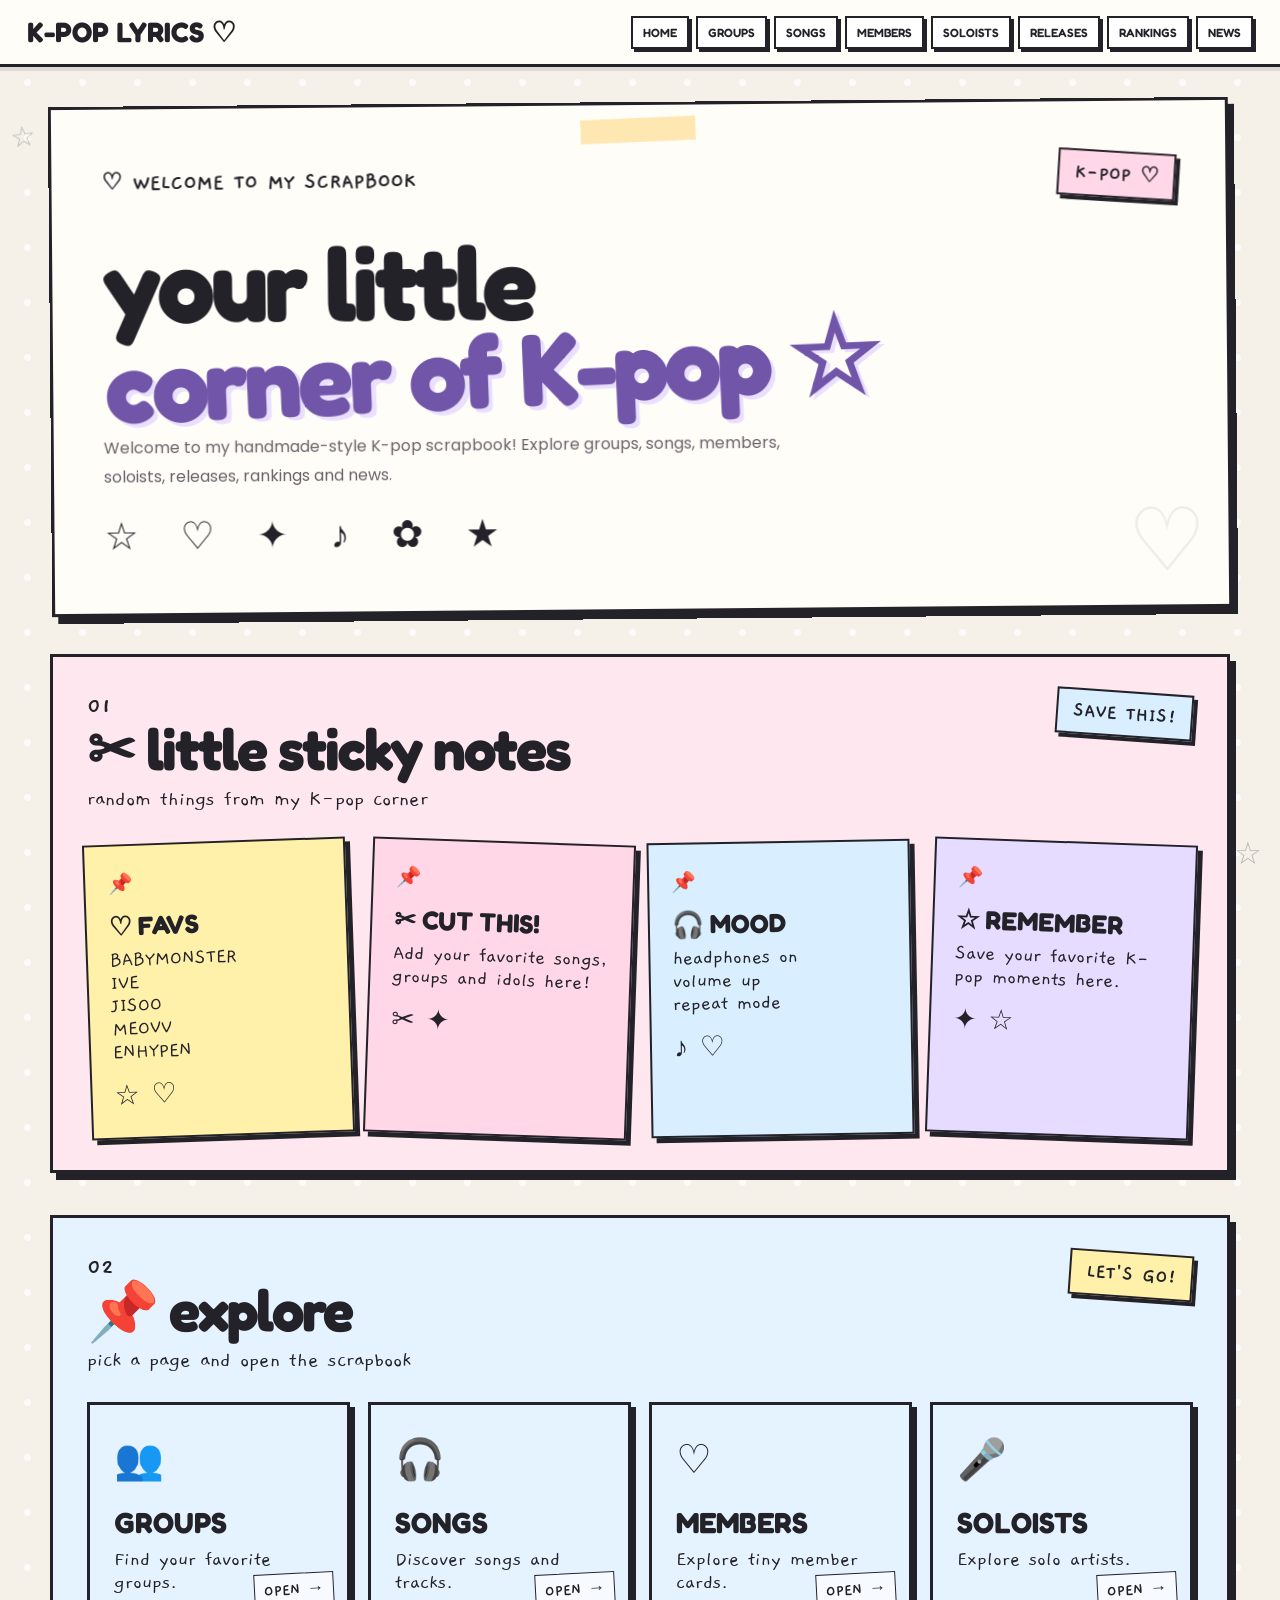
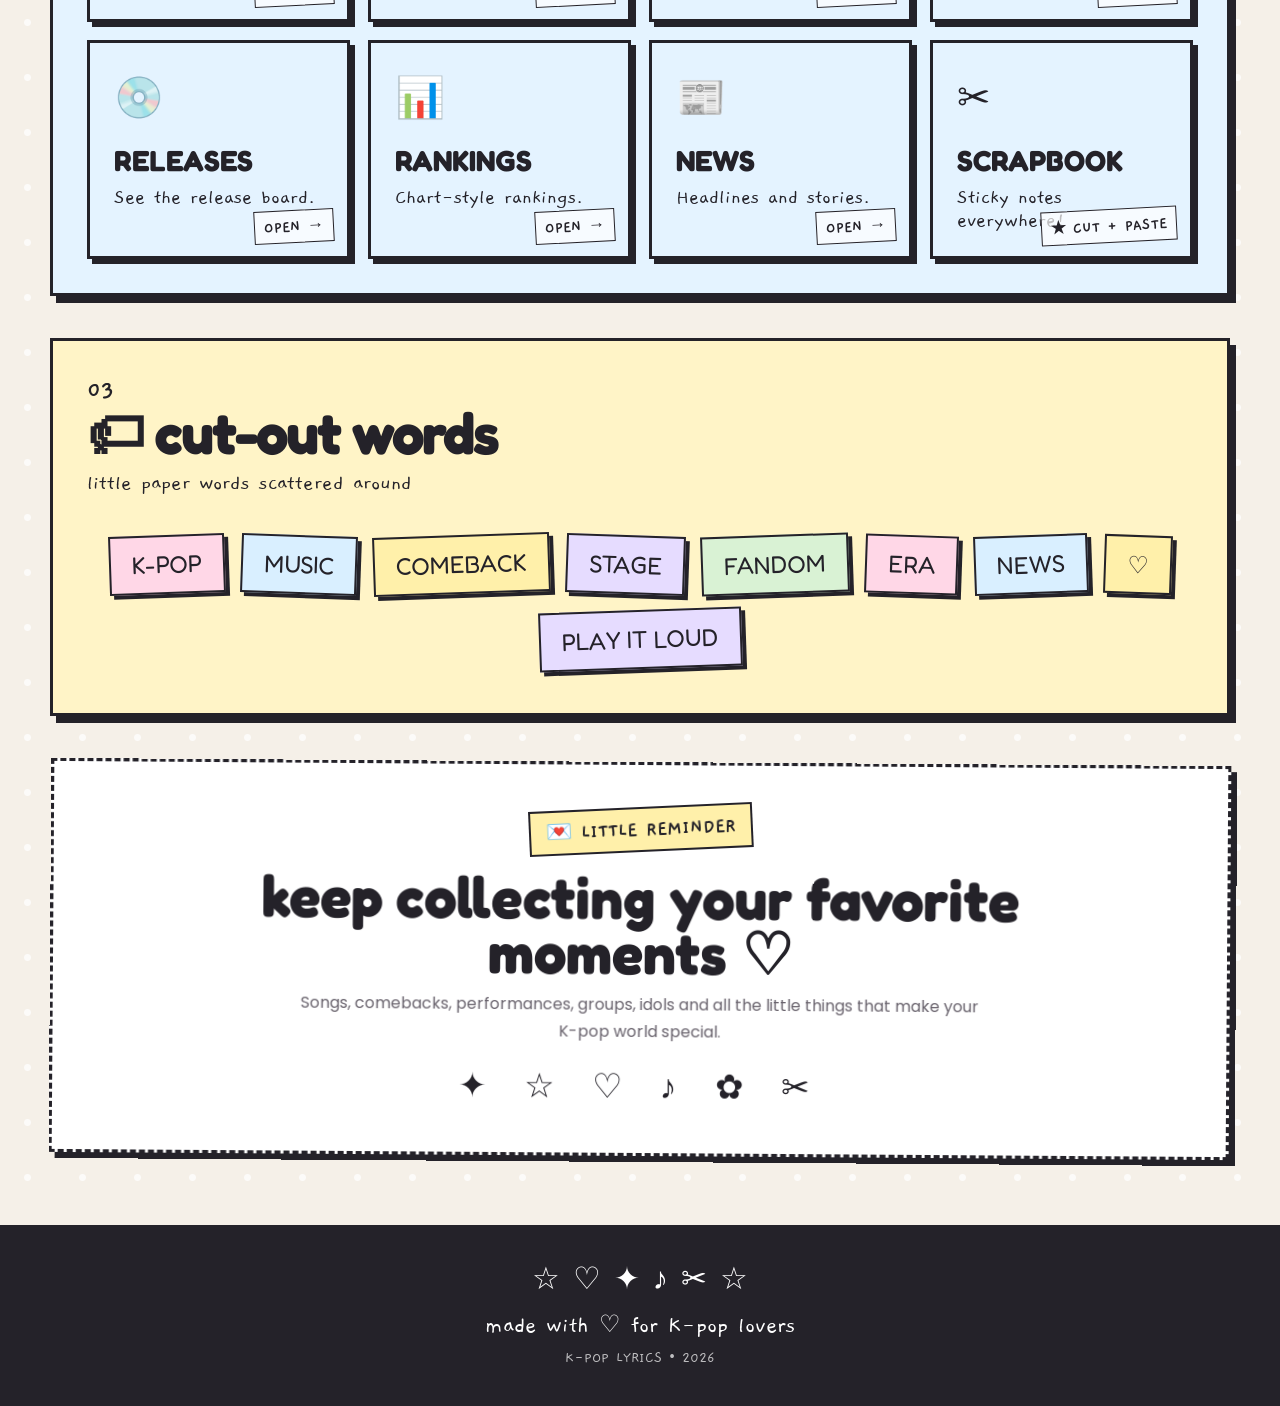
<file: index.html>
<!DOCTYPE html>
<html lang="en">

<head>
    <meta charset="UTF-8">
    <meta name="viewport" content="width=device-width, initial-scale=1.0">

    <title>K-POP LYRICS ♡</title>

    <link rel="stylesheet" href="style.css">
</head>

<body>

<header>

    <div class="logo">
        K-POP LYRICS ♡
    </div>

    <nav>
        <a href="index.html">HOME</a>
        <a href="groups.html">GROUPS</a>
        <a href="songs.html">SONGS</a>
        <a href="members.html">MEMBERS</a>
        <a href="soloists.html">SOLOISTS</a>
        <a href="releases.html">RELEASES</a>
        <a href="rankings.html">RANKINGS</a>
        <a href="news.html">NEWS</a>
    </nav>

</header>


<main>

    <!-- ================= HERO ================= -->

    <section class="hero-box">

        <div class="hero-top">

            <div class="tiny-label">
                ♡ WELCOME TO MY SCRAPBOOK
            </div>

            <div class="sticker sticker-pink">
                K-POP ♡
            </div>

        </div>

        <h1>
            your little<br>
            <span>corner of K-pop ☆</span>
        </h1>

        <p class="hero-text">
            Welcome to my handmade-style K-pop scrapbook!
            Explore groups, songs, members, soloists,
            releases, rankings and news.
        </p>

        <div class="music-doodles">
            ☆ ♡ ✦ ♪ ✿ ★
        </div>

    </section>


    <!-- ================= STICKY NOTES ================= -->

    <section class="section-box pink-box">

        <div class="section-heading">

            <div>
                <span class="paper-number">01</span>

                <h2>
                    ✂ little sticky notes
                </h2>

                <p>
                    random things from my K-pop corner
                </p>
            </div>

            <div class="sticker sticker-blue">
                SAVE THIS!
            </div>

        </div>


        <div class="sticky-container">

            <div class="sticky-note yellow-note">

                <span class="pin">📌</span>

                <h3>♡ FAVS</h3>

                <p>
                    BABYMONSTER<br>
                    IVE<br>
                    JISOO<br>
                    MEOVV<br>
                    ENHYPEN<br>
                 
                </p>

                <div class="tiny-doodle">
                    ☆ ♡
                </div>

            </div>


            <div class="sticky-note pink-note">

                <span class="pin">📌</span>

                <h3>✂ CUT THIS!</h3>

                <p>
                    Add your favorite songs,
                    groups and idols here!
                </p>

                <div class="tiny-doodle">
                    ✂ ✦
                </div>

            </div>


            <div class="sticky-note blue-note">

                <span class="pin">📌</span>

                <h3>🎧 MOOD</h3>

                <p>
                    headphones on<br>
                    volume up<br>
                    repeat mode
                </p>

                <div class="tiny-doodle">
                    ♪ ♡
                </div>

            </div>


            <div class="sticky-note purple-note">

                <span class="pin">📌</span>

                <h3>☆ REMEMBER</h3>

                <p>
                    Save your favorite
                    K-pop moments here.
                </p>

                <div class="tiny-doodle">
                    ✦ ☆
                </div>

            </div>

        </div>

    </section>


    <!-- ================= EXPLORE ================= -->

    <section class="section-box blue-box">

        <div class="section-heading">

            <div>

                <span class="paper-number">
                    02
                </span>

                <h2>
                    📌 explore
                </h2>

                <p>
                    pick a page and open the scrapbook
                </p>

            </div>

            <div class="sticker sticker-yellow">
                LET'S GO!
            </div>

        </div>


        <div class="explore-grid">


            <a href="groups.html" class="explore-card card-pink">

                <div class="explore-icon">
                    👥
                </div>

                <div class="explore-title">
                    GROUPS
                </div>

                <div class="explore-text">
                    Find your favorite groups.
                </div>

                <span class="mini-tape">
                    OPEN →
                </span>

            </a>


            <a href="songs.html" class="explore-card card-blue">

                <div class="explore-icon">
                    🎧
                </div>

                <div class="explore-title">
                    SONGS
                </div>

                <div class="explore-text">
                    Discover songs and tracks.
                </div>

                <span class="mini-tape">
                    OPEN →
                </span>

            </a>


            <a href="members.html" class="explore-card card-yellow">

                <div class="explore-icon">
                    ♡
                </div>

                <div class="explore-title">
                    MEMBERS
                </div>

                <div class="explore-text">
                    Explore tiny member cards.
                </div>

                <span class="mini-tape">
                    OPEN →
                </span>

            </a>


            <a href="soloists.html" class="explore-card card-purple">

                <div class="explore-icon">
                    🎤
                </div>

                <div class="explore-title">
                    SOLOISTS
                </div>

                <div class="explore-text">
                    Explore solo artists.
                </div>

                <span class="mini-tape">
                    OPEN →
                </span>

            </a>


            <a href="releases.html" class="explore-card card-green">

                <div class="explore-icon">
                    💿
                </div>

                <div class="explore-title">
                    RELEASES
                </div>

                <div class="explore-text">
                    See the release board.
                </div>

                <span class="mini-tape">
                    OPEN →
                </span>

            </a>


            <a href="rankings.html" class="explore-card card-blue">

                <div class="explore-icon">
                    📊
                </div>

                <div class="explore-title">
                    RANKINGS
                </div>

                <div class="explore-text">
                    Chart-style rankings.
                </div>

                <span class="mini-tape">
                    OPEN →
                </span>

            </a>


            <a href="news.html" class="explore-card card-pink">

                <div class="explore-icon">
                    📰
                </div>

                <div class="explore-title">
                    NEWS
                </div>

                <div class="explore-text">
                    Headlines and stories.
                </div>

                <span class="mini-tape">
                    OPEN →
                </span>

            </a>


            <div class="explore-card card-purple">

                <div class="explore-icon">
                    ✂
                </div>

                <div class="explore-title">
                    SCRAPBOOK
                </div>

                <div class="explore-text">
                    Sticky notes everywhere!
                </div>

                <span class="mini-tape">
                    ★ CUT + PASTE
                </span>

            </div>


        </div>

    </section>


    <!-- ================= CUT OUTS ================= -->

    <section class="section-box yellow-box">

        <div class="section-heading">

            <div>

                <span class="paper-number">
                    03
                </span>

                <h2>
                    🏷 cut-out words
                </h2>

                <p>
                    little paper words scattered around
                </p>

            </div>

        </div>


        <div class="cutout-wall">

            <span class="cutout pink-cutout">
                K-POP
            </span>

            <span class="cutout blue-cutout">
                MUSIC
            </span>

            <span class="cutout yellow-cutout">
                COMEBACK
            </span>

            <span class="cutout purple-cutout">
                STAGE
            </span>

            <span class="cutout green-cutout">
                FANDOM
            </span>

            <span class="cutout pink-cutout">
                ERA
            </span>

            <span class="cutout blue-cutout">
                NEWS
            </span>

            <span class="cutout yellow-cutout">
                ♡
            </span>

            <span class="cutout purple-cutout">
                PLAY IT LOUD
            </span>

        </div>

    </section>


    <!-- ================= FINAL NOTE ================= -->

    <section class="final-note">

        <div class="final-sticker">
            💌 LITTLE REMINDER
        </div>

        <h2>
            keep collecting your favorite moments ♡
        </h2>

        <p>
            Songs, comebacks, performances, groups,
            idols and all the little things that make
            your K-pop world special.
        </p>

        <div class="final-doodles">
            ✦ ☆ ♡ ♪ ✿ ✂
        </div>

    </section>

</main>


<footer>

    <div class="footer-doodles">
        ☆ ♡ ✦ ♪ ✂ ☆
    </div>

    made with ♡ for K-pop lovers

    <br>

    <span>
        K-POP LYRICS • 2026
    </span>

</footer>


</body>
</html>
</file>
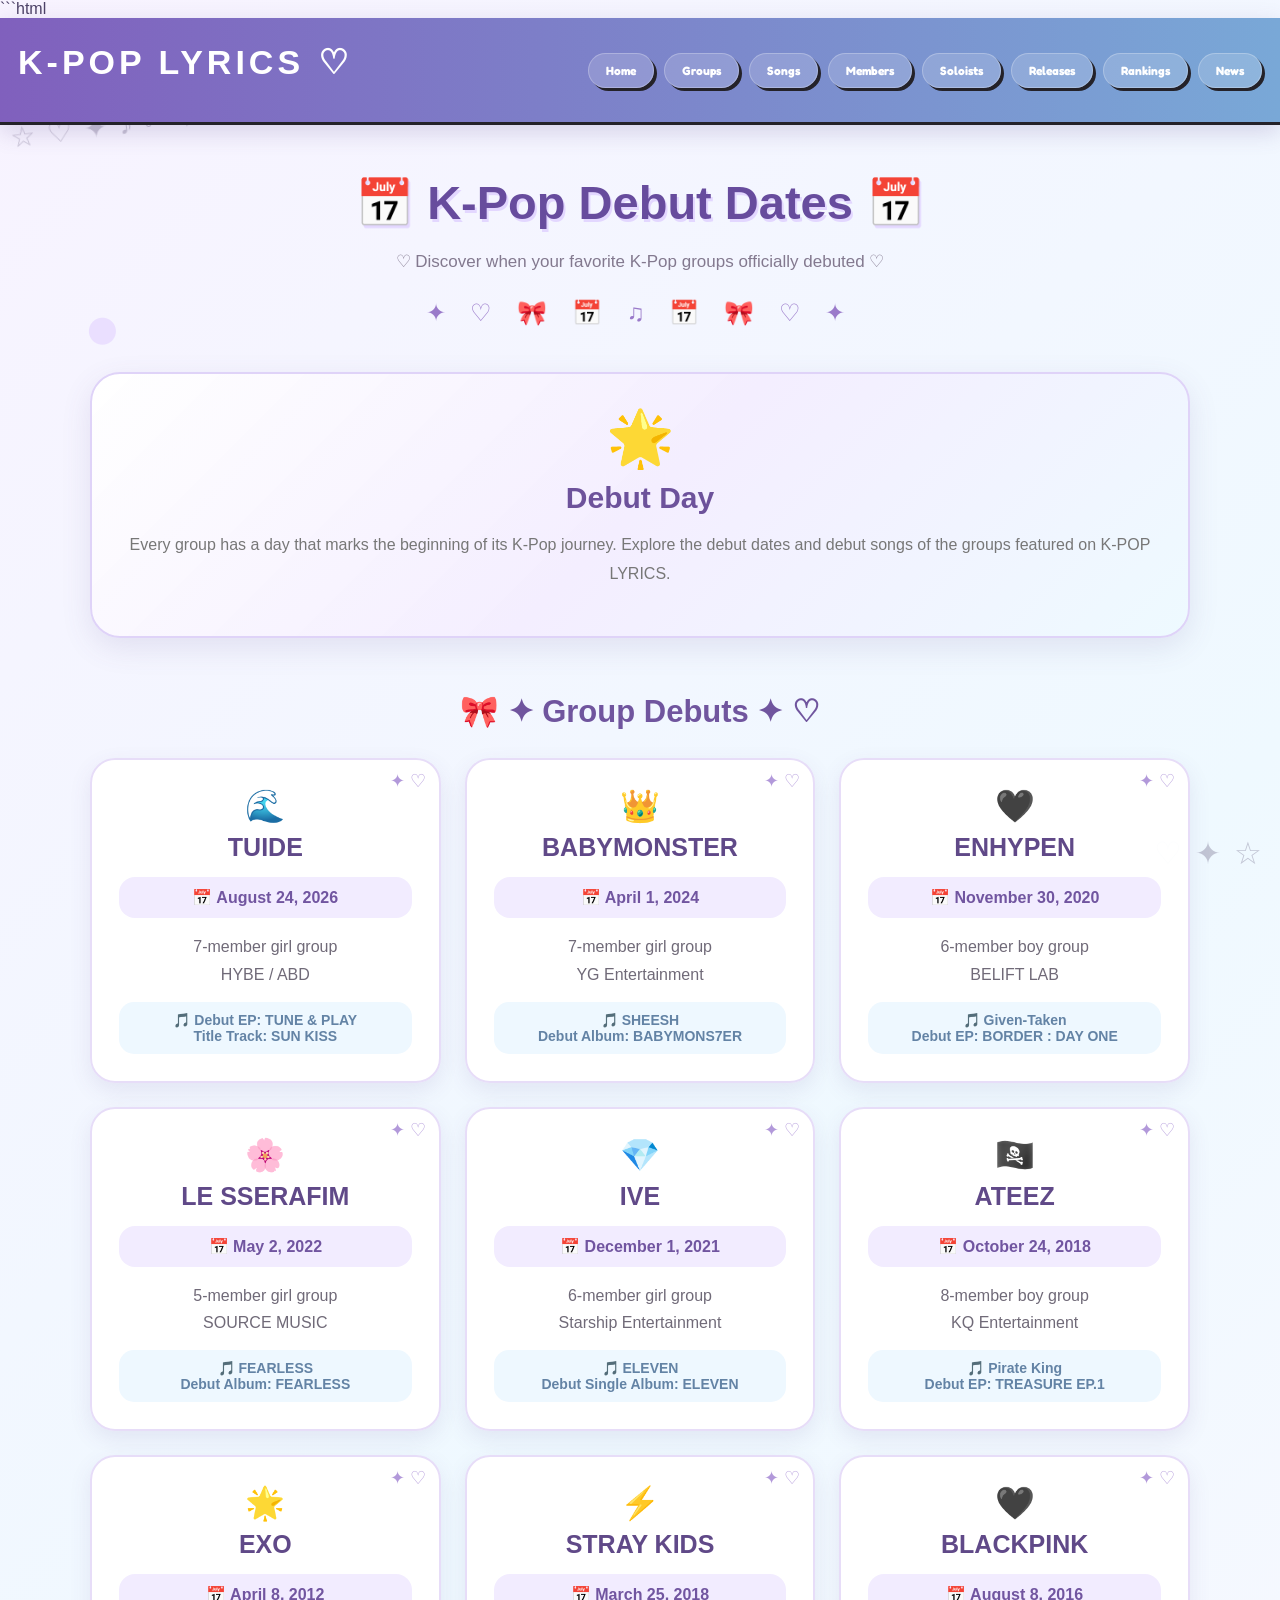
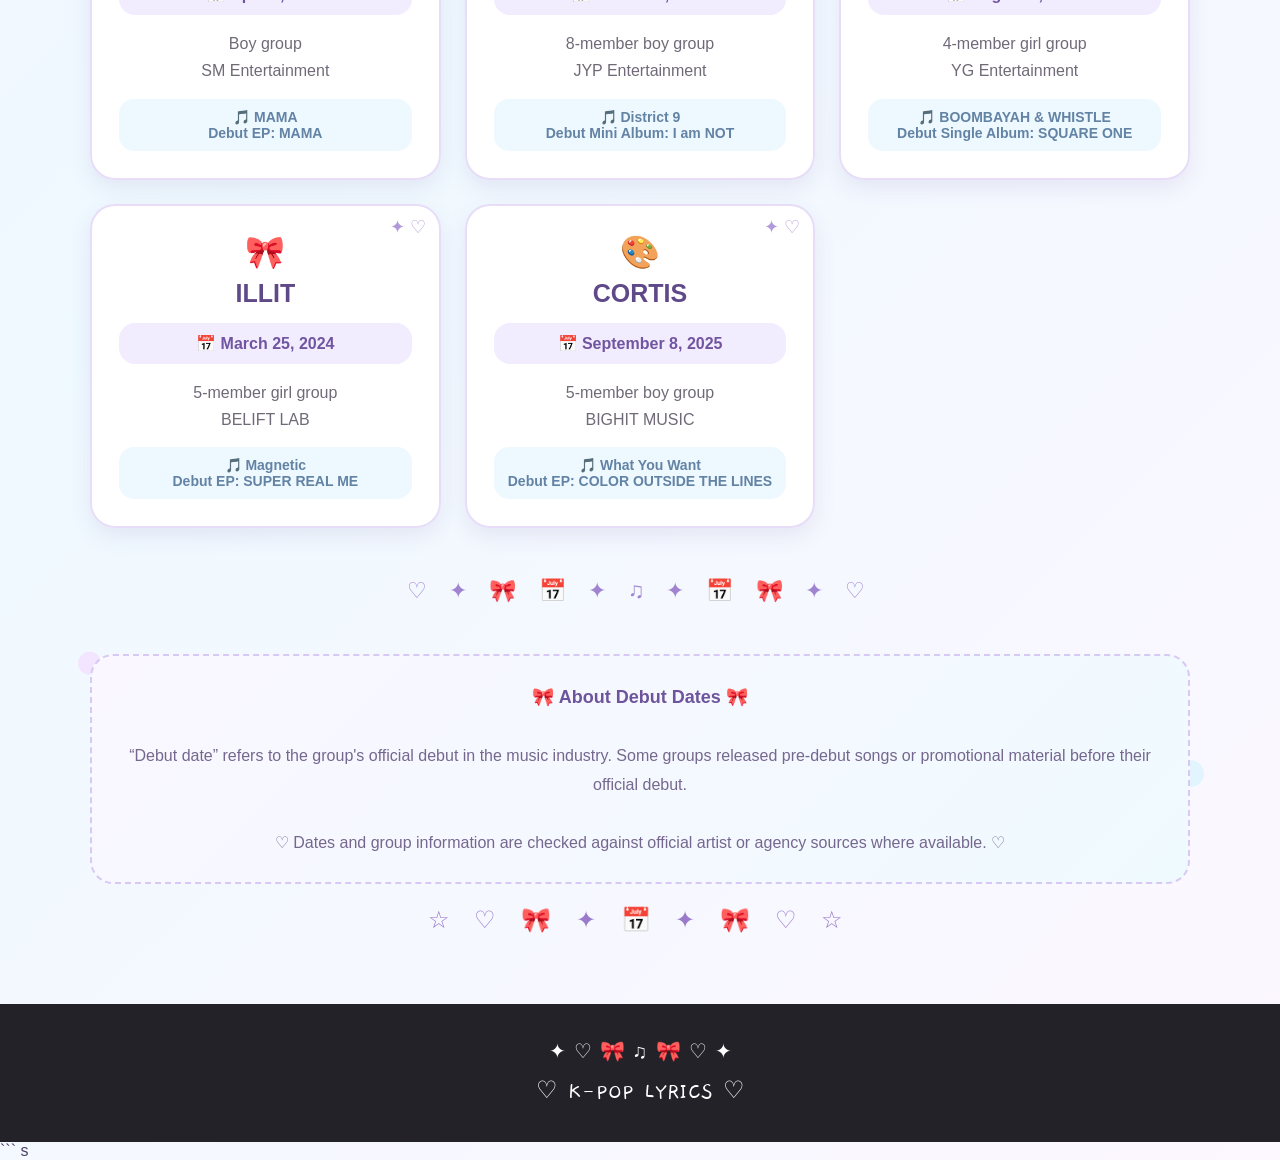
<file: debut.html>
```html
<!DOCTYPE html>
<html lang="en">

<head>

    <meta charset="UTF-8">
    <meta name="viewport" content="width=device-width, initial-scale=1.0">

    <title>K-Pop Debut Dates ♡</title>

    <link rel="stylesheet" href="style.css">

    <style>

        * {
            box-sizing: border-box;
        }

        body {
            margin: 0;
            font-family: Arial, sans-serif;

            background:
                radial-gradient(circle at 8% 12%, #eadfff 0 13px, transparent 14px),
                radial-gradient(circle at 92% 15%, #ddf3ff 0 12px, transparent 13px),
                radial-gradient(circle at 7% 82%, #f3e4ff 0 11px, transparent 12px),
                radial-gradient(circle at 93% 86%, #e2f5ff 0 13px, transparent 14px),
                linear-gradient(135deg, #f8f3ff, #eff9ff, #fdf7ff);

            color: #4d4267;
            overflow-x: hidden;
        }


        /* =========================
           HEADER
           ========================= */

        header {
            position: relative;
            z-index: 10;

            background: linear-gradient(90deg, #8060bd, #79a8d7);

            padding: 24px 18px;

            text-align: center;

            color: white;

            box-shadow: 0 7px 22px rgba(90, 70, 140, 0.2);
        }

        header h1 {
            margin: 0 0 16px;

            font-size: 34px;

            letter-spacing: 4px;
        }

        nav {
            display: flex;
            justify-content: center;
            flex-wrap: wrap;
            gap: 10px;
        }

        nav a {
            text-decoration: none;
            color: white;

            padding: 9px 17px;

            border-radius: 25px;

            background: rgba(255,255,255,0.16);

            border: 1px solid rgba(255,255,255,0.25);

            font-weight: bold;

            transition: 0.3s;
        }

        nav a:hover {
            background: white;
            color: #7054a0;
            transform: translateY(-3px);
        }


        /* =========================
           MAIN
           ========================= */

        .container {
            width: 91%;
            max-width: 1100px;

            margin: 50px auto;
        }


        /* =========================
           TITLE
           ========================= */

        .page-title {
            text-align: center;

            color: #674c9d;

            font-size: 47px;

            margin-bottom: 10px;

            text-shadow: 2px 3px 0 #e3d7ff;
        }

        .subtitle {
            text-align: center;

            color: #83798f;

            font-size: 17px;

            line-height: 1.7;
        }

        .top-decoration {
            text-align: center;

            margin: 22px 0 45px;

            color: #9a7aca;

            font-size: 24px;

            letter-spacing: 9px;
        }


        /* =========================
           FEATURED
           ========================= */

        .featured {
            padding: 32px;

            text-align: center;

            background: linear-gradient(
                135deg,
                rgba(255,255,255,0.97),
                #f4eeff,
                #eefaff
            );

            border: 2px solid #dfd3f8;

            border-radius: 30px;

            box-shadow: 0 10px 30px rgba(90,70,140,0.12);

            margin-bottom: 50px;
        }

        .featured-icon {
            font-size: 55px;
        }

        .featured h2 {
            color: #6d529b;

            font-size: 30px;

            margin: 10px 0;
        }

        .featured p {
            color: #777;

            line-height: 1.8;
        }


        /* =========================
           DEBUT GRID
           ========================= */

        .debut-grid {
            display: grid;

            grid-template-columns:
                repeat(auto-fit, minmax(260px, 1fr));

            gap: 24px;
        }


        /* =========================
           DEBUT CARD
           ========================= */

        .debut-card {
            position: relative;

            background: rgba(255,255,255,0.96);

            padding: 27px;

            border-radius: 25px;

            border: 2px solid #e7ddf8;

            box-shadow:
                0 8px 22px rgba(90,70,140,0.10);

            transition: 0.3s;

            overflow: hidden;
        }

        .debut-card:hover {
            transform: translateY(-7px);

            border-color: #ccb9ee;

            box-shadow:
                0 15px 30px rgba(90,70,140,0.16);
        }

        .debut-card::before {
            content: "✦ ♡";

            position: absolute;

            top: 10px;
            right: 13px;

            color: #b299da;

            font-size: 18px;
        }

        .debut-number {
            text-align: center;

            font-size: 32px;

            margin-bottom: 5px;
        }

        .debut-card h2 {
            text-align: center;

            color: #604988;

            font-size: 25px;

            margin: 8px 0;
        }

        .debut-date {
            text-align: center;

            padding: 11px;

            margin-top: 15px;

            border-radius: 16px;

            background: #f2ecff;

            color: #7155a0;

            font-weight: bold;
        }

        .debut-info {
            margin-top: 15px;

            color: #706a78;

            text-align: center;

            line-height: 1.7;
        }

        .debut-song {
            margin-top: 14px;

            padding: 10px;

            border-radius: 15px;

            background: #eef8ff;

            color: #6383a5;

            text-align: center;

            font-size: 14px;

            font-weight: bold;
        }


        /* =========================
           CATEGORY TITLES
           ========================= */

        .section-title {
            text-align: center;

            color: #70559e;

            font-size: 31px;

            margin: 55px 0 28px;
        }

        .section-title::before {
            content: "🎀 ✦ ";
        }

        .section-title::after {
            content: " ✦ ♡";
        }


        /* =========================
           NOTE
           ========================= */

        .note {
            margin-top: 50px;

            padding: 25px;

            text-align: center;

            border-radius: 23px;

            background: linear-gradient(
                135deg,
                #faf7ff,
                #effaff
            );

            border: 2px dashed #d8c8f4;

            color: #75678e;

            line-height: 1.8;
        }

        .note strong {
            color: #6d549c;

            font-size: 18px;
        }


        /* =========================
           DIVIDER
           ========================= */

        .divider {
            text-align: center;

            color: #a184d0;

            font-size: 22px;

            letter-spacing: 8px;

            margin: 50px 0;
        }


        /* =========================
           FOOTER
           ========================= */

        footer {
            text-align: center;

            background: linear-gradient(
                90deg,
                #6d559d,
                #7399c5
            );

            color: white;

            padding: 30px;

            margin-top: 70px;
        }

        footer::before {
            content: "✦ ♡ 🎀 ♫ 🎀 ♡ ✦";

            display: block;

            font-size: 20px;

            margin-bottom: 10px;
        }


        /* =========================
           MOBILE
           ========================= */

        @media (max-width: 600px) {

            .page-title {
                font-size: 35px;
            }

            .container {
                width: 94%;
            }

            .debut-grid {
                grid-template-columns: 1fr;
            }

        }

    </style>

</head>


<body>


<!-- =========================
     HEADER
     ========================= -->

<header>

    <h1>K-POP LYRICS ♡</h1>

    <nav>

        <a href="index.html">Home</a>
        <a href="groups.html">Groups</a>
        <a href="songs.html">Songs</a>
        <a href="members.html">Members</a>
        <a href="soloists.html">Soloists</a>
        <a href="releases.html">Releases</a>
        <a href="rankings.html">Rankings</a>
        <a href="news.html">News</a>

    </nav>

</header>


<!-- =========================
     MAIN
     ========================= -->

<main class="container">


    <h1 class="page-title">
        📅 K-Pop Debut Dates 📅
    </h1>

    <p class="subtitle">
        ♡ Discover when your favorite K-Pop groups officially debuted ♡
    </p>

    <div class="top-decoration">
        ✦ ♡ 🎀 📅 ♫ 📅 🎀 ♡ ✦
    </div>


    <!-- =========================
         FEATURED
         ========================= -->

    <section class="featured">

        <div class="featured-icon">
            🌟
        </div>

        <h2>
            Debut Day
        </h2>

        <p>
            Every group has a day that marks the beginning of its K-Pop journey.
            Explore the debut dates and debut songs of the groups featured on K-POP LYRICS.
        </p>

    </section>


    <!-- =========================
         DEBUT DATES
         ========================= -->

    <h2 class="section-title">
        Group Debuts
    </h2>


    <div class="debut-grid">


        <!-- TUIDE -->

        <div class="debut-card">

            <div class="debut-number">🌊</div>

            <h2>TUIDE</h2>

            <div class="debut-date">
                📅 August 24, 2026
            </div>

            <div class="debut-info">
                7-member girl group
                <br>
                HYBE / ABD
            </div>

            <div class="debut-song">
                🎵 Debut EP: TUNE & PLAY
                <br>
                Title Track: SUN KISS
            </div>

        </div>


        <!-- BABYMONSTER -->

        <div class="debut-card">

            <div class="debut-number">👑</div>

            <h2>BABYMONSTER</h2>

            <div class="debut-date">
                📅 April 1, 2024
            </div>

            <div class="debut-info">
                7-member girl group
                <br>
                YG Entertainment
            </div>

            <div class="debut-song">
                🎵 SHEESH
                <br>
                Debut Album: BABYMONS7ER
            </div>

        </div>


        <!-- ENHYPEN -->

        <div class="debut-card">

            <div class="debut-number">🖤</div>

            <h2>ENHYPEN</h2>

            <div class="debut-date">
                📅 November 30, 2020
            </div>

            <div class="debut-info">
                6-member boy group
                <br>
                BELIFT LAB
            </div>

            <div class="debut-song">
                🎵 Given-Taken
                <br>
                Debut EP: BORDER : DAY ONE
            </div>

        </div>


        <!-- LE SSERAFIM -->

        <div class="debut-card">

            <div class="debut-number">🌸</div>

            <h2>LE SSERAFIM</h2>

            <div class="debut-date">
                📅 May 2, 2022
            </div>

            <div class="debut-info">
                5-member girl group
                <br>
                SOURCE MUSIC
            </div>

            <div class="debut-song">
                🎵 FEARLESS
                <br>
                Debut Album: FEARLESS
            </div>

        </div>


        <!-- IVE -->

        <div class="debut-card">

            <div class="debut-number">💎</div>

            <h2>IVE</h2>

            <div class="debut-date">
                📅 December 1, 2021
            </div>

            <div class="debut-info">
                6-member girl group
                <br>
                Starship Entertainment
            </div>

            <div class="debut-song">
                🎵 ELEVEN
                <br>
                Debut Single Album: ELEVEN
            </div>

        </div>


        <!-- ATEEZ -->

        <div class="debut-card">

            <div class="debut-number">🏴‍☠️</div>

            <h2>ATEEZ</h2>

            <div class="debut-date">
                📅 October 24, 2018
            </div>

            <div class="debut-info">
                8-member boy group
                <br>
                KQ Entertainment
            </div>

            <div class="debut-song">
                🎵 Pirate King
                <br>
                Debut EP: TREASURE EP.1
            </div>

        </div>


        <!-- EXO -->

        <div class="debut-card">

            <div class="debut-number">🌟</div>

            <h2>EXO</h2>

            <div class="debut-date">
                📅 April 8, 2012
            </div>

            <div class="debut-info">
                Boy group
                <br>
                SM Entertainment
            </div>

            <div class="debut-song">
                🎵 MAMA
                <br>
                Debut EP: MAMA
            </div>

        </div>


        <!-- STRAY KIDS -->

        <div class="debut-card">

            <div class="debut-number">⚡</div>

            <h2>STRAY KIDS</h2>

            <div class="debut-date">
                📅 March 25, 2018
            </div>

            <div class="debut-info">
                8-member boy group
                <br>
                JYP Entertainment
            </div>

            <div class="debut-song">
                🎵 District 9
                <br>
                Debut Mini Album: I am NOT
            </div>

        </div>


        <!-- BLACKPINK -->

        <div class="debut-card">

            <div class="debut-number">🖤</div>

            <h2>BLACKPINK</h2>

            <div class="debut-date">
                📅 August 8, 2016
            </div>

            <div class="debut-info">
                4-member girl group
                <br>
                YG Entertainment
            </div>

            <div class="debut-song">
                🎵 BOOMBAYAH & WHISTLE
                <br>
                Debut Single Album: SQUARE ONE
            </div>

        </div>


        <!-- ILLIT -->

        <div class="debut-card">

            <div class="debut-number">🎀</div>

            <h2>ILLIT</h2>

            <div class="debut-date">
                📅 March 25, 2024
            </div>

            <div class="debut-info">
                5-member girl group
                <br>
                BELIFT LAB
            </div>

            <div class="debut-song">
                🎵 Magnetic
                <br>
                Debut EP: SUPER REAL ME
            </div>

        </div>


        <!-- CORTIS -->

        <div class="debut-card">

            <div class="debut-number">🎨</div>

            <h2>CORTIS</h2>

            <div class="debut-date">
                📅 September 8, 2025
            </div>

            <div class="debut-info">
                5-member boy group
                <br>
                BIGHIT MUSIC
            </div>

            <div class="debut-song">
                🎵 What You Want
                <br>
                Debut EP: COLOR OUTSIDE THE LINES
            </div>

        </div>


    </div>


    <div class="divider">
        ♡ ✦ 🎀 📅 ✦ ♫ ✦ 📅 🎀 ✦ ♡
    </div>


    <!-- =========================
         NOTE
         ========================= -->

    <div class="note">

        <strong>
            🎀 About Debut Dates 🎀
        </strong>

        <br><br>

        “Debut date” refers to the group's official debut in the music industry.
        Some groups released pre-debut songs or promotional material before their official debut.

        <br><br>

        ♡ Dates and group information are checked against official artist
        or agency sources where available. ♡

    </div>


    <div class="top-decoration">
        ☆ ♡ 🎀 ✦ 📅 ✦ 🎀 ♡ ☆
    </div>


</main>


<!-- =========================
     FOOTER
     ========================= -->

<footer>

    <p>
        ♡ K-POP LYRICS ♡
    </p>

</footer>


</body>

</html>
```
s
</file>
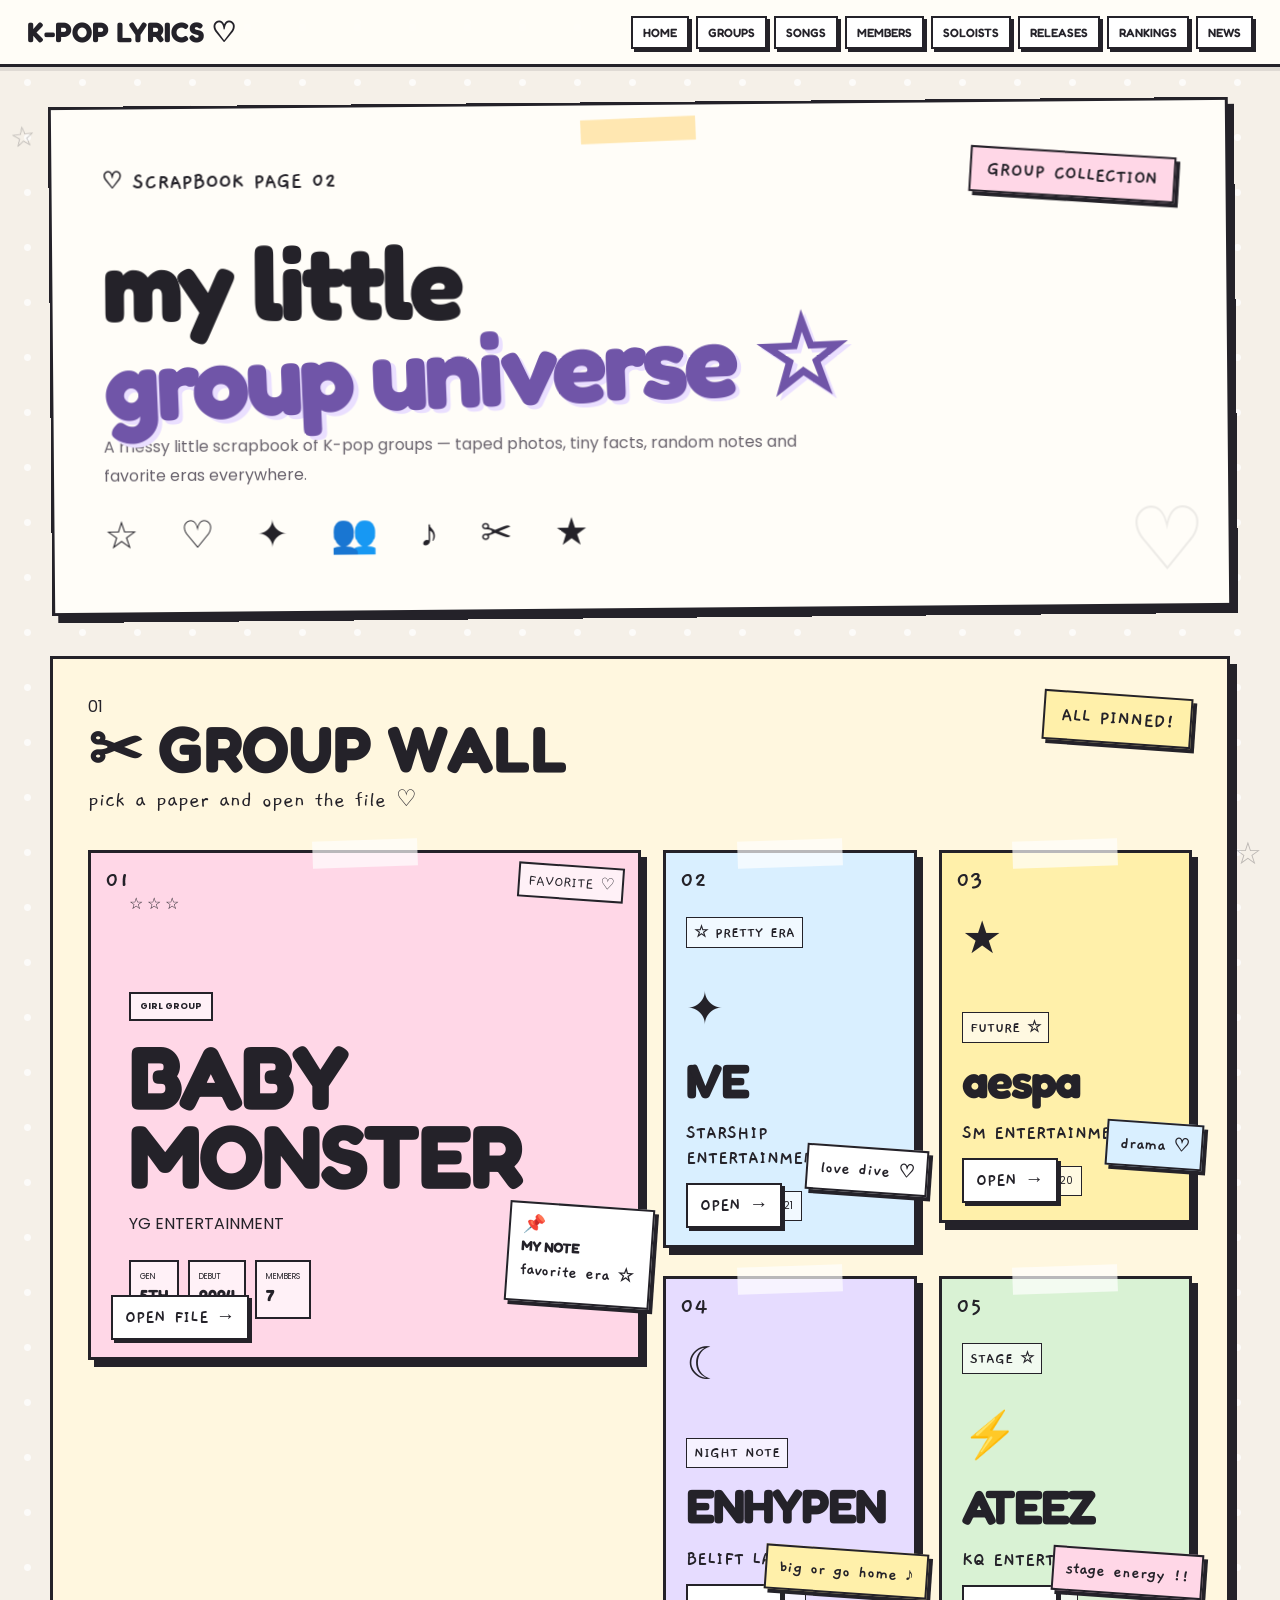
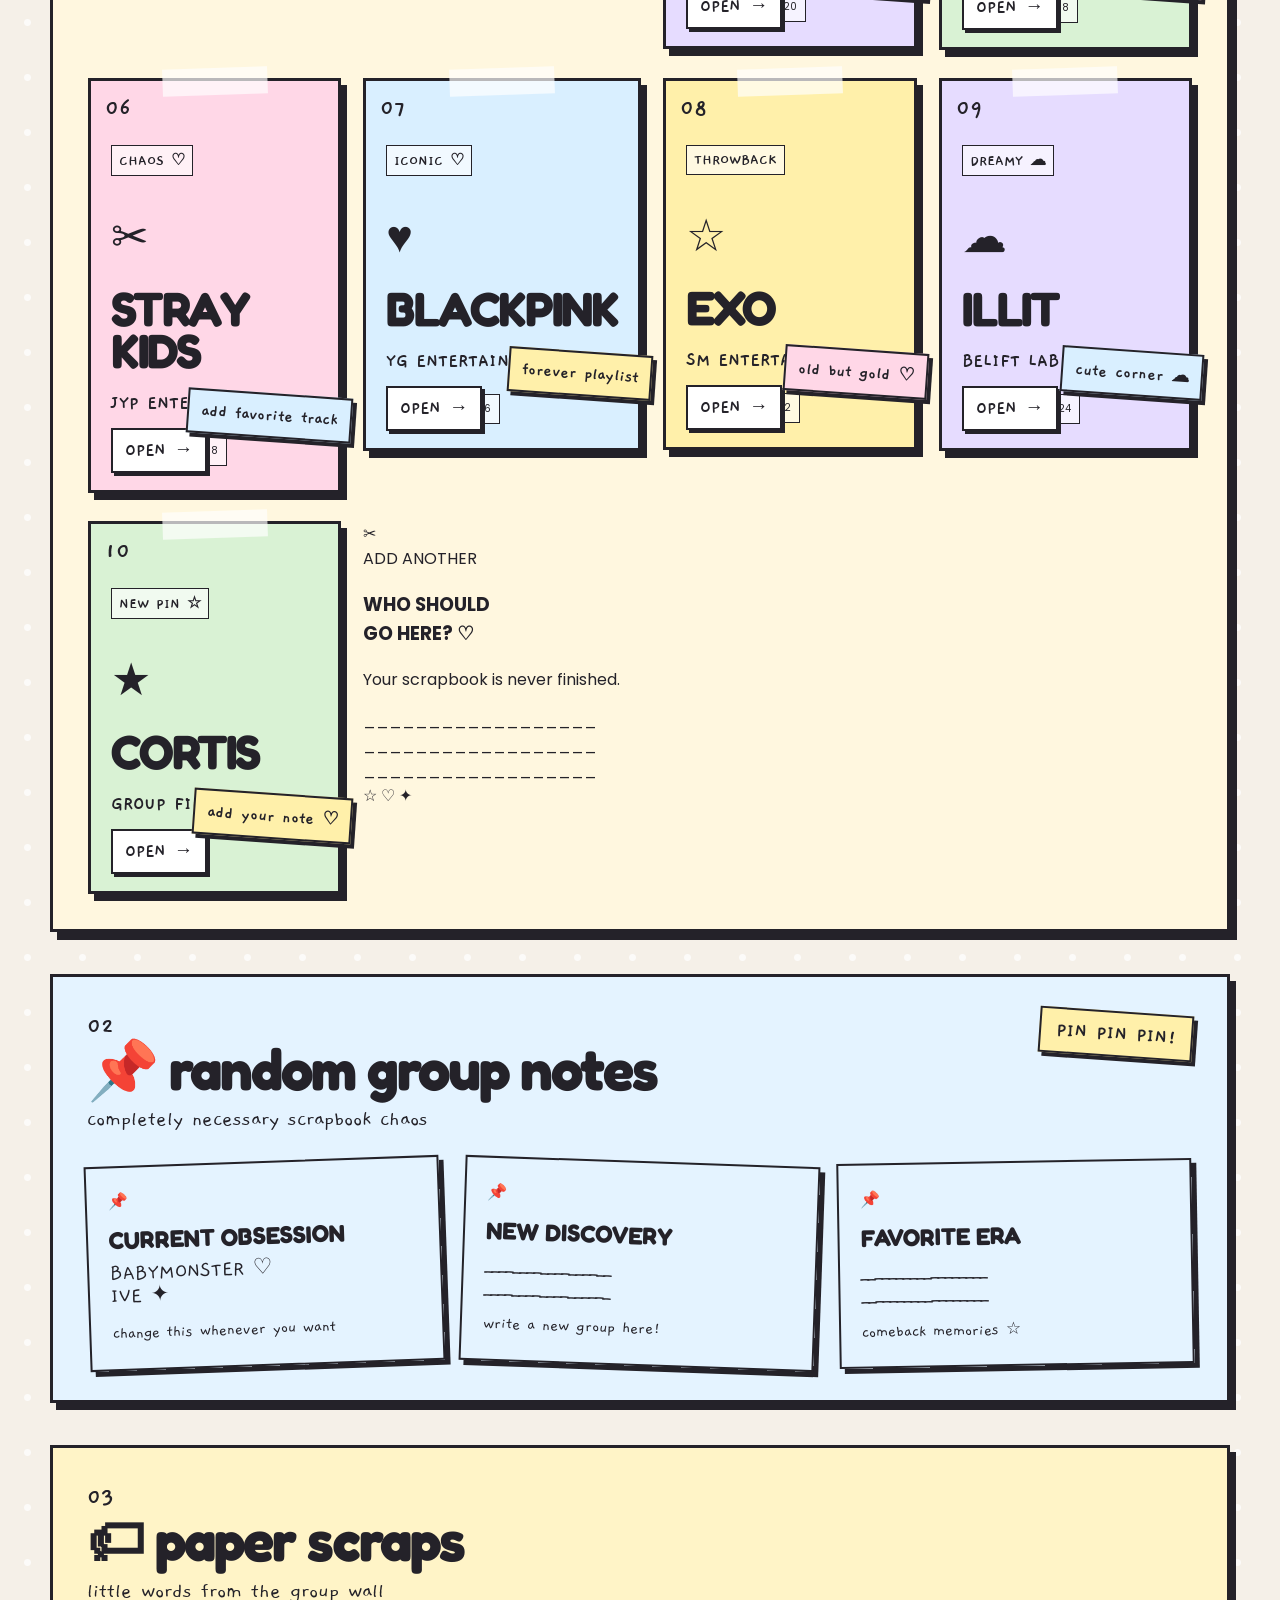
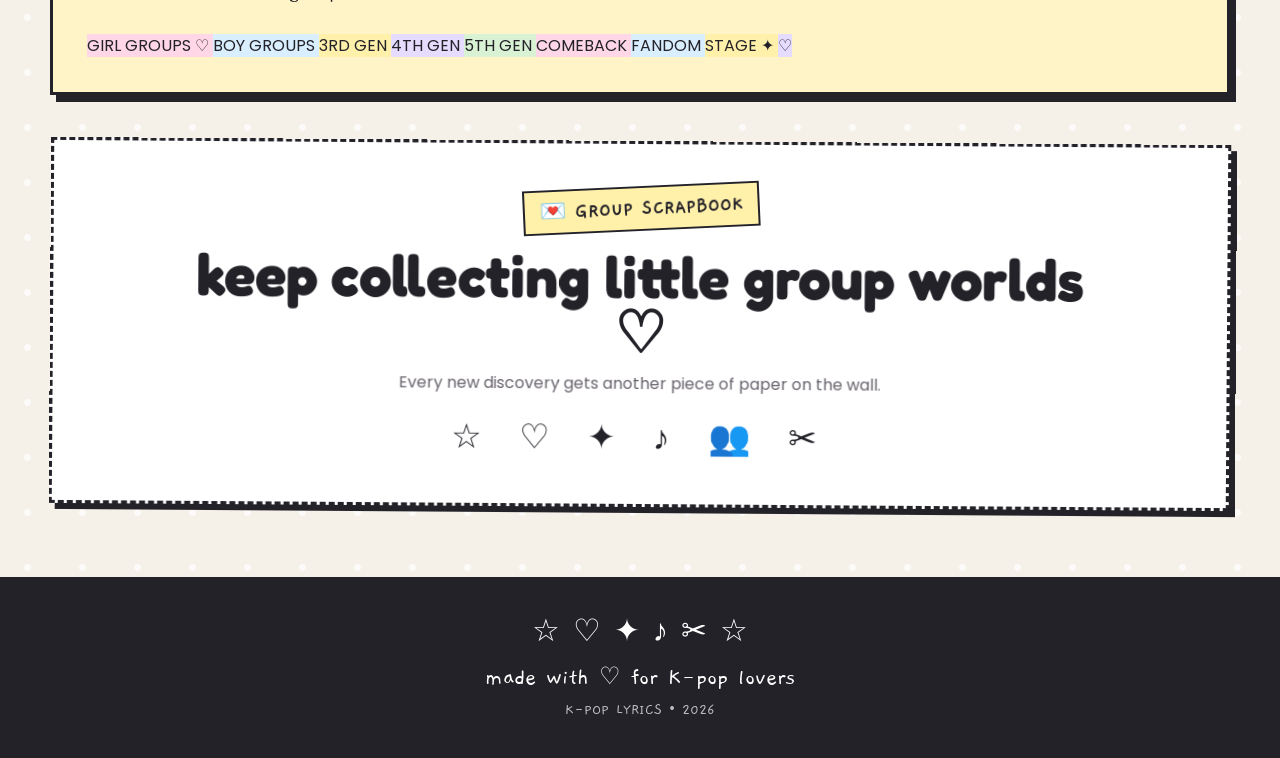
<file: groups.html>
<!DOCTYPE html>
<html lang="en">

<head>

    <meta charset="UTF-8">

    <meta name="viewport"
        content="width=device-width, initial-scale=1.0">

    <title>Groups • K-POP LYRICS ♡</title>

    <link rel="stylesheet"
        href="style.css">

</head>


<body>


<header>

    <div class="logo">
        K-POP LYRICS ♡
    </div>


    <nav>

        <a href="index.html">HOME</a>

        <a href="groups.html">GROUPS</a>

        <a href="songs.html">SONGS</a>

        <a href="members.html">MEMBERS</a>

        <a href="soloists.html">SOLOISTS</a>

        <a href="releases.html">RELEASES</a>

        <a href="rankings.html">RANKINGS</a>

        <a href="news.html">NEWS</a>

    </nav>

</header>



<main>


<!-- =========================================
     HERO
========================================= -->

<section class="hero-box groups-new-hero">

    <div class="hero-top">

        <div class="tiny-label">
            ♡ SCRAPBOOK PAGE 02
        </div>

        <div class="sticker sticker-pink">
            GROUP COLLECTION
        </div>

    </div>


    <h1>

        my little<br>

        <span>group universe ☆</span>

    </h1>


    <p class="hero-text">

        A messy little scrapbook of K-pop groups —
        taped photos, tiny facts, random notes
        and favorite eras everywhere.

    </p>


    <div class="music-doodles">

        ☆ ♡ ✦ 👥 ♪ ✂ ★

    </div>

</section>



<!-- =========================================
     GROUP WALL
========================================= -->

<section class="group-collage-section">

    <div class="collage-heading">

        <div>

            <span>
                01
            </span>

            <h2>
                ✂ GROUP WALL
            </h2>

            <p>
                pick a paper and open the file ♡
            </p>

        </div>


        <div class="hand-sticker yellow">
            ALL PINNED!
        </div>

    </div>



    <div class="group-collage">



        <!-- =====================================
             FEATURED
        ====================================== -->

        <article
            class="group-piece group-featured piece-pink"
            onclick="openGroup(
                'BABYMONSTER',
                'YG Entertainment',
                'Girl Group',
                '5th Generation',
                '2024',
                '7 members'
            )">


            <div class="piece-tape"></div>


            <div class="piece-number">
                01
            </div>


            <div class="piece-stamp">
                FAVORITE ♡
            </div>


            <div class="piece-stars">
                ☆ ☆ ☆
            </div>


            <div class="piece-content">

                <span class="piece-type">
                    GIRL GROUP
                </span>


                <h3>
                    BABY<br>MONSTER
                </h3>


                <p class="piece-company">
                    YG ENTERTAINMENT
                </p>


                <div class="piece-info-row">

                    <div>
                        <small>
                            GEN
                        </small>

                        <b>
                            5TH
                        </b>
                    </div>


                    <div>
                        <small>
                            DEBUT
                        </small>

                        <b>
                            2024
                        </b>
                    </div>


                    <div>
                        <small>
                            MEMBERS
                        </small>

                        <b>
                            7
                        </b>
                    </div>

                </div>

            </div>


            <div class="floating-note yellow-note-small">

                📌

                <strong>
                    MY NOTE
                </strong>

                <span>
                    favorite era ☆
                </span>

            </div>


            <button class="piece-open">
                OPEN FILE →
            </button>


        </article>



        <!-- =====================================
             IVE
        ====================================== -->

        <article
            class="group-piece piece-blue"
            onclick="openGroup(
                'IVE',
                'Starship Entertainment',
                'Girl Group',
                '4th Generation',
                '2021',
                '6 members'
            )">


            <div class="piece-tape"></div>

            <div class="piece-number">
                02
            </div>

            <div class="mini-label">
                ☆ PRETTY ERA
            </div>

            <div class="piece-icon">
                ✦
            </div>

            <h3>
                IVE
            </h3>

            <p>
                STARSHIP ENTERTAINMENT
            </p>


            <div class="tiny-fact">

                <b>
                    4TH GEN
                </b>

                <span>
                    2021
                </span>

            </div>


            <div class="little-tape-note">
                love dive ♡
            </div>


            <button class="piece-open">
                OPEN →
            </button>

        </article>



        <!-- =====================================
             AESPA
        ====================================== -->

        <article
            class="group-piece piece-yellow group-tilt-right"
            onclick="openGroup(
                'aespa',
                'SM Entertainment',
                'Girl Group',
                '4th Generation',
                '2020',
                '4 members'
            )">


            <div class="piece-tape"></div>

            <div class="piece-number">
                03
            </div>

            <div class="piece-icon">
                ★
            </div>

            <span class="mini-label">
                FUTURE ☆
            </span>

            <h3>
                aespa
            </h3>

            <p>
                SM ENTERTAINMENT
            </p>


            <div class="tiny-fact">

                <b>
                    4TH GEN
                </b>

                <span>
                    2020
                </span>

            </div>


            <div class="little-tape-note blue-note">
                drama ♡
            </div>


            <button class="piece-open">
                OPEN →
            </button>

        </article>



        <!-- =====================================
             ENHYPEN
        ====================================== -->

        <article
            class="group-piece piece-purple"
            onclick="openGroup(
                'ENHYPEN',
                'BELIFT LAB',
                'Boy Group',
                '4th Generation',
                '2020',
                '7 members'
            )">


            <div class="piece-tape"></div>

            <div class="piece-number">
                04
            </div>

            <div class="piece-icon">
                ☾
            </div>

            <span class="mini-label">
                NIGHT NOTE
            </span>

            <h3>
                ENHYPEN
            </h3>

            <p>
                BELIFT LAB
            </p>


            <div class="tiny-fact">

                <b>
                    4TH GEN
                </b>

                <span>
                    2020
                </span>

            </div>


            <div class="little-tape-note yellow-note">
                big or go home ♪
            </div>


            <button class="piece-open">
                OPEN →
            </button>

        </article>



        <!-- =====================================
             ATEEZ
        ====================================== -->

        <article
            class="group-piece piece-green"
            onclick="openGroup(
                'ATEEZ',
                'KQ Entertainment',
                'Boy Group',
                '4th Generation',
                '2018',
                '8 members'
            )">


            <div class="piece-tape"></div>

            <div class="piece-number">
                05
            </div>

            <span class="mini-label">
                STAGE ☆
            </span>

            <div class="piece-icon">
                ⚡
            </div>

            <h3>
                ATEEZ
            </h3>

            <p>
                KQ ENTERTAINMENT
            </p>


            <div class="tiny-fact">

                <b>
                    4TH GEN
                </b>

                <span>
                    2018
                </span>

            </div>


            <div class="little-tape-note pink-note">
                stage energy !!
            </div>


            <button class="piece-open">
                OPEN →
            </button>

        </article>



        <!-- =====================================
             STRAY KIDS
        ====================================== -->

        <article
            class="group-piece piece-pink group-tilt-left"
            onclick="openGroup(
                'STRAY KIDS',
                'JYP Entertainment',
                'Boy Group',
                '4th Generation',
                '2018',
                '8 members'
            )">


            <div class="piece-tape"></div>

            <div class="piece-number">
                06
            </div>

            <span class="mini-label">
                CHAOS ♡
            </span>

            <div class="piece-icon">
                ✂
            </div>

            <h3>
                STRAY<br>KIDS
            </h3>

            <p>
                JYP ENTERTAINMENT
            </p>


            <div class="tiny-fact">

                <b>
                    4TH GEN
                </b>

                <span>
                    2018
                </span>

            </div>


            <div class="little-tape-note blue-note">
                add favorite track
            </div>


            <button class="piece-open">
                OPEN →
            </button>

        </article>



        <!-- =====================================
             BLACKPINK
        ====================================== -->

        <article
            class="group-piece piece-blue group-tilt-right"
            onclick="openGroup(
                'BLACKPINK',
                'YG Entertainment',
                'Girl Group',
                '3rd Generation',
                '2016',
                '4 members'
            )">


            <div class="piece-tape"></div>

            <div class="piece-number">
                07
            </div>

            <span class="mini-label">
                ICONIC ♡
            </span>

            <div class="piece-icon">
                ♥
            </div>

            <h3>
                BLACKPINK
            </h3>

            <p>
                YG ENTERTAINMENT
            </p>


            <div class="tiny-fact">

                <b>
                    3RD GEN
                </b>

                <span>
                    2016
                </span>

            </div>


            <div class="little-tape-note yellow-note">
                forever playlist
            </div>


            <button class="piece-open">
                OPEN →
            </button>

        </article>



        <!-- =====================================
             EXO
        ====================================== -->

        <article
            class="group-piece piece-yellow"
            onclick="openGroup(
                'EXO',
                'SM Entertainment',
                'Boy Group',
                '3rd Generation',
                '2012',
                'Group file'
            )">


            <div class="piece-tape"></div>

            <div class="piece-number">
                08
            </div>

            <span class="mini-label">
                THROWBACK
            </span>

            <div class="piece-icon">
                ☆
            </div>

            <h3>
                EXO
            </h3>

            <p>
                SM ENTERTAINMENT
            </p>


            <div class="tiny-fact">

                <b>
                    3RD GEN
                </b>

                <span>
                    2012
                </span>

            </div>


            <div class="little-tape-note pink-note">
                old but gold ♡
            </div>


            <button class="piece-open">
                OPEN →
            </button>

        </article>



        <!-- =====================================
             ILLIT
        ====================================== -->

        <article
            class="group-piece piece-purple"
            onclick="openGroup(
                'ILLIT',
                'BELIFT LAB',
                'Girl Group',
                '5th Generation',
                '2024',
                '5 members'
            )">


            <div class="piece-tape"></div>

            <div class="piece-number">
                09
            </div>

            <span class="mini-label">
                DREAMY ☁
            </span>

            <div class="piece-icon">
                ☁
            </div>

            <h3>
                ILLIT
            </h3>

            <p>
                BELIFT LAB
            </p>


            <div class="tiny-fact">

                <b>
                    5TH GEN
                </b>

                <span>
                    2024
                </span>

            </div>


            <div class="little-tape-note blue-note">
                cute corner ☁
            </div>


            <button class="piece-open">
                OPEN →
            </button>

        </article>



        <!-- =====================================
             CORTIS
        ====================================== -->

        <article
            class="group-piece piece-green"
            onclick="openGroup(
                'CORTIS',
                'Group file',
                'Boy Group',
                'Group file',
                '—',
                '—'
            )">


            <div class="piece-tape"></div>

            <div class="piece-number">
                10
            </div>

            <span class="mini-label">
                NEW PIN ☆
            </span>

            <div class="piece-icon">
                ★
            </div>

            <h3>
                CORTIS
            </h3>

            <p>
                GROUP FILE
            </p>


            <div class="tiny-fact">

                <b>
                    NEW
                </b>

                <span>
                    PIN
                </span>

            </div>


            <div class="little-tape-note yellow-note">
                add your note ♡
            </div>


            <button class="piece-open">
                OPEN →
            </button>

        </article>



        <!-- =====================================
             EMPTY SCRAPBOOK PAPER
        ====================================== -->

        <div class="empty-group-paper">

            <div class="paper-corner">
                ✂
            </div>

            <div class="empty-group-title">
                ADD ANOTHER
            </div>

            <h3>
                WHO SHOULD<br>
                GO HERE? ♡
            </h3>

            <p>
                Your scrapbook is never finished.
            </p>

            <div class="empty-lines">
                __________________
                <br>
                __________________
                <br>
                __________________
            </div>

            <div class="empty-doodle">
                ☆ ♡ ✦
            </div>

        </div>


    </div>

</section>



<!-- =========================================
     STICKY NOTES
========================================= -->

<section class="section-box blue-box">

    <div class="section-heading">

        <div>

            <span class="paper-number">
                02
            </span>

            <h2>
                📌 random group notes
            </h2>

            <p>
                completely necessary scrapbook chaos
            </p>

        </div>

        <div class="sticker sticker-yellow">
            PIN PIN PIN!
        </div>

    </div>


    <div class="group-note-wall-new">


        <div class="group-sticky-new sticky-yellow">

            📌

            <h3>
                CURRENT OBSESSION
            </h3>

            <p>
                BABYMONSTER ♡
                <br>
                IVE ✦
            </p>

            <small>
                change this whenever you want
            </small>

        </div>


        <div class="group-sticky-new sticky-pink">

            📌

            <h3>
                NEW DISCOVERY
            </h3>

            <p>
                __________________
                <br>
                __________________
            </p>

            <small>
                write a new group here!
            </small>

        </div>


        <div class="group-sticky-new sticky-blue">

            📌

            <h3>
                FAVORITE ERA
            </h3>

            <p>
                __________________
                <br>
                __________________
            </p>

            <small>
                comeback memories ☆
            </small>

        </div>

    </div>

</section>



<!-- =========================================
     CUT OUTS
========================================= -->

<section class="section-box yellow-box">

    <div class="section-heading">

        <div>

            <span class="paper-number">
                03
            </span>

            <h2>
                🏷 paper scraps
            </h2>

            <p>
                little words from the group wall
            </p>

        </div>

    </div>


    <div class="group-cutouts">

        <span class="group-cutout pink-cutout">
            GIRL GROUPS ♡
        </span>

        <span class="group-cutout blue-cutout">
            BOY GROUPS
        </span>

        <span class="group-cutout yellow-cutout">
            3RD GEN
        </span>

        <span class="group-cutout purple-cutout">
            4TH GEN
        </span>

        <span class="group-cutout green-cutout">
            5TH GEN
        </span>

        <span class="group-cutout pink-cutout">
            COMEBACK
        </span>

        <span class="group-cutout blue-cutout">
            FANDOM
        </span>

        <span class="group-cutout yellow-cutout">
            STAGE ✦
        </span>

        <span class="group-cutout purple-cutout">
            ♡
        </span>

    </div>

</section>



<!-- =========================================
     FINAL
========================================= -->

<section class="final-note">

    <div class="final-sticker">
        💌 GROUP SCRAPBOOK
    </div>

    <h2>
        keep collecting little group worlds ♡
    </h2>

    <p>
        Every new discovery gets another piece
        of paper on the wall.
    </p>

    <div class="final-doodles">
        ☆ ♡ ✦ ♪ 👥 ✂
    </div>

</section>


</main>



<!-- =========================================
     POPUP
========================================= -->

<div
    class="group-popup"
    id="groupPopup">


    <div class="group-popup-paper">

        <button
            class="close-btn"
            onclick="closeGroup()">

            ×

        </button>


        <div class="popup-label">
            ♡ GROUP FILE
        </div>


        <h2 id="popupGroupName">
            GROUP
        </h2>


        <div class="popup-info">

            <p>

                <strong>
                    COMPANY
                </strong>

                <span id="popupCompany">
                </span>

            </p>


            <p>

                <strong>
                    TYPE
                </strong>

                <span id="popupType">
                </span>

            </p>


            <p>

                <strong>
                    GENERATION
                </strong>

                <span id="popupGeneration">
                </span>

            </p>


            <p>

                <strong>
                    DEBUT
                </strong>

                <span id="popupDebut">
                </span>

            </p>


            <p>

                <strong>
                    MEMBERS
                </strong>

                <span id="popupMembers">
                </span>

            </p>

        </div>


        <div class="popup-heart">
            ☆ ♡ ☆
        </div>


        <div class="popup-extra-note">

            📌 Add your favorite song,
            member, era and memories here ♡

        </div>

    </div>

</div>



<footer>

    <div class="footer-doodles">
        ☆ ♡ ✦ ♪ ✂ ☆
    </div>

    made with ♡ for K-pop lovers

    <br>

    <span>
        K-POP LYRICS • 2026
    </span>

</footer>



<script>

function openGroup(
    name,
    company,
    type,
    generation,
    debut,
    members
) {

    document.getElementById(
        "popupGroupName"
    ).textContent = name;


    document.getElementById(
        "popupCompany"
    ).textContent = company;


    document.getElementById(
        "popupType"
    ).textContent = type;


    document.getElementById(
        "popupGeneration"
    ).textContent = generation;


    document.getElementById(
        "popupDebut"
    ).textContent = debut;


    document.getElementById(
        "popupMembers"
    ).textContent = members;


    document
        .getElementById("groupPopup")
        .classList
        .add("show");

}


function closeGroup() {

    document
        .getElementById("groupPopup")
        .classList
        .remove("show");

}


window.onclick = function(event) {

    const popup =
        document.getElementById(
            "groupPopup"
        );

    if (
        event.target === popup
    ) {

        closeGroup();

    }

};

</script>


</body>
</html>
</file>
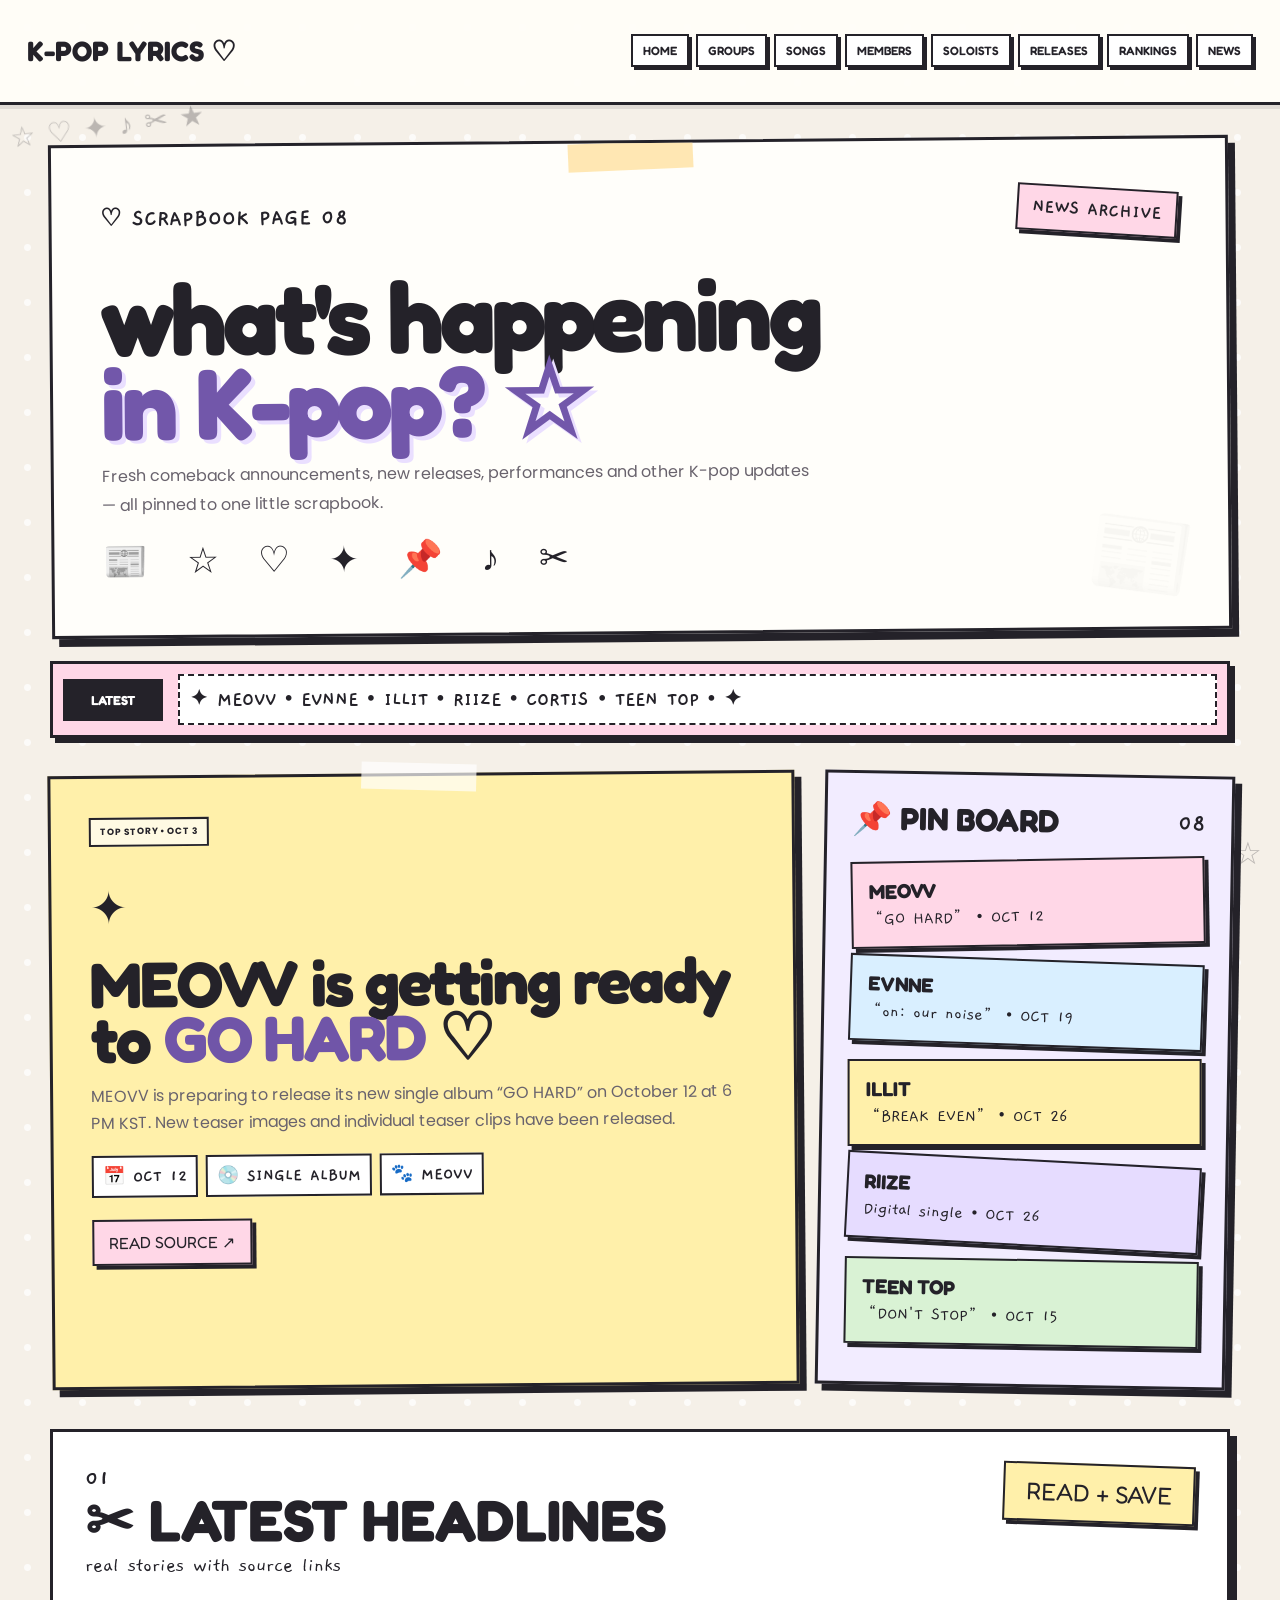
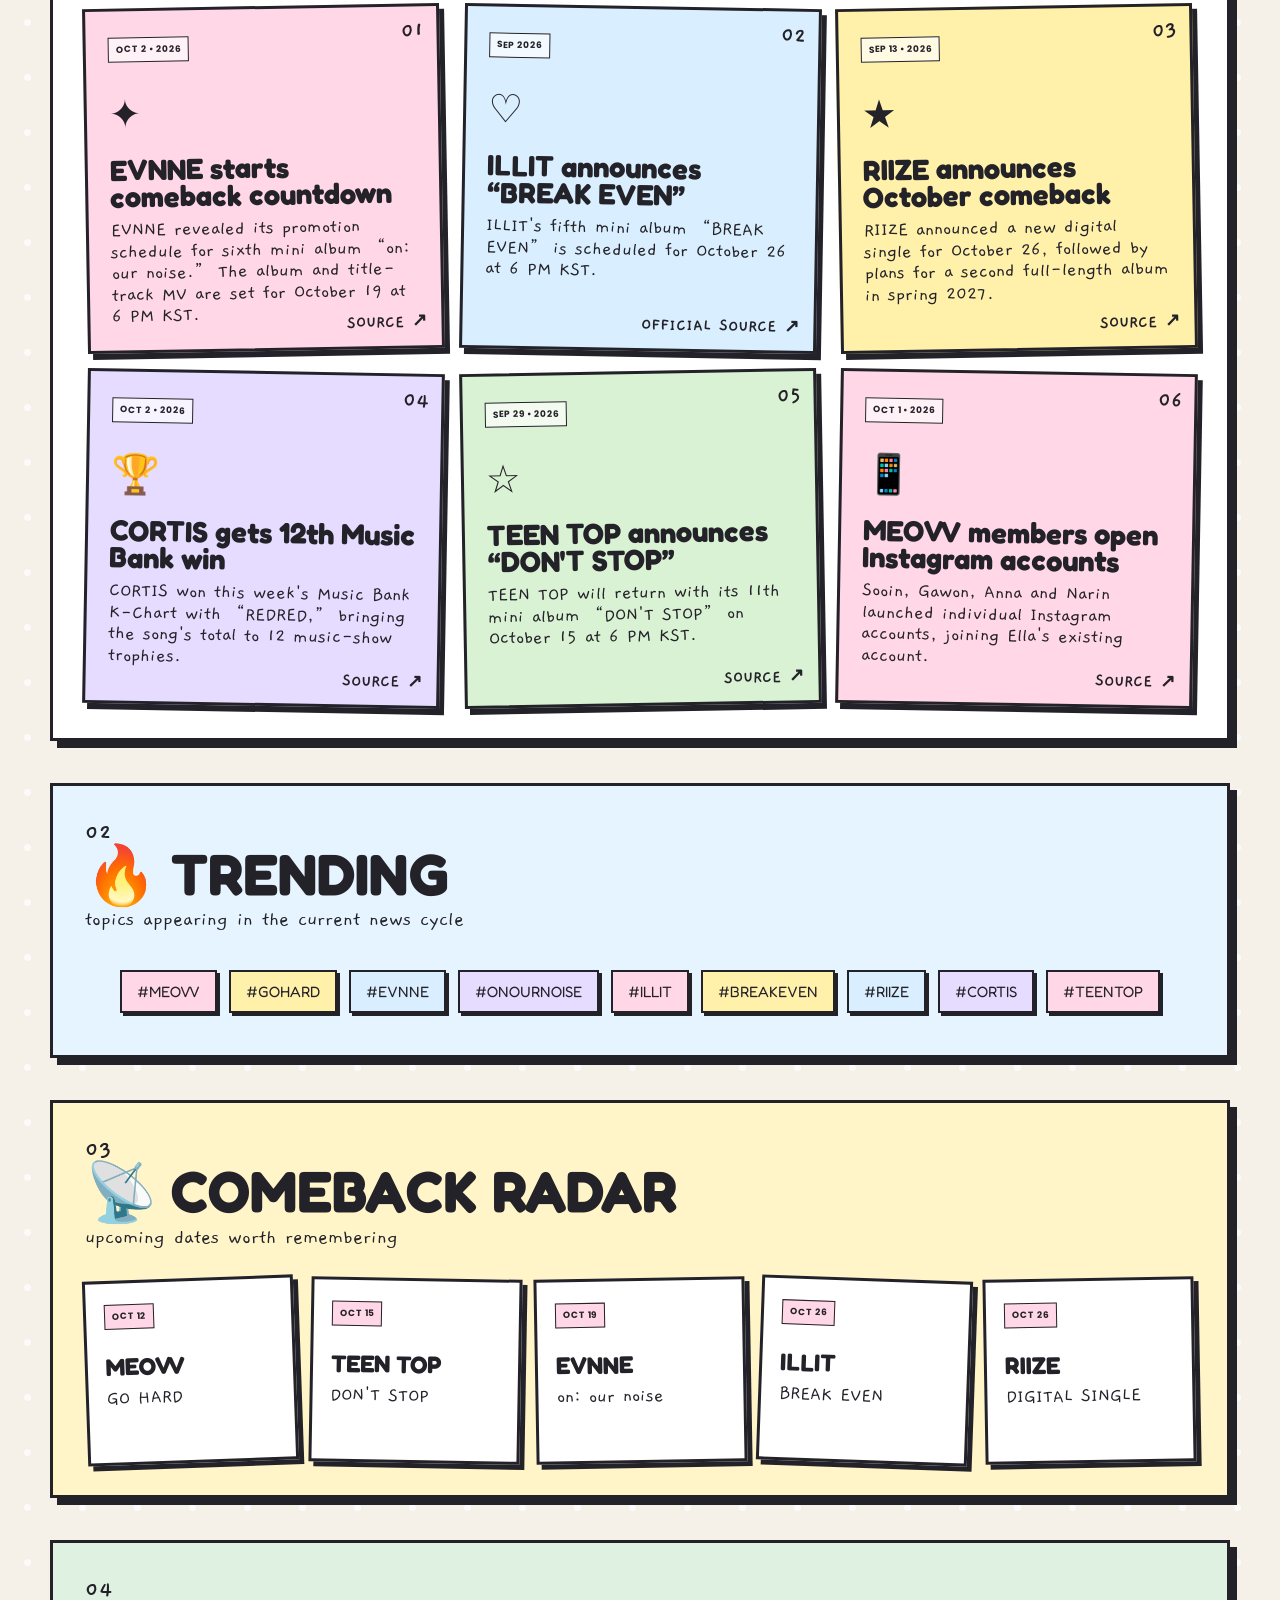
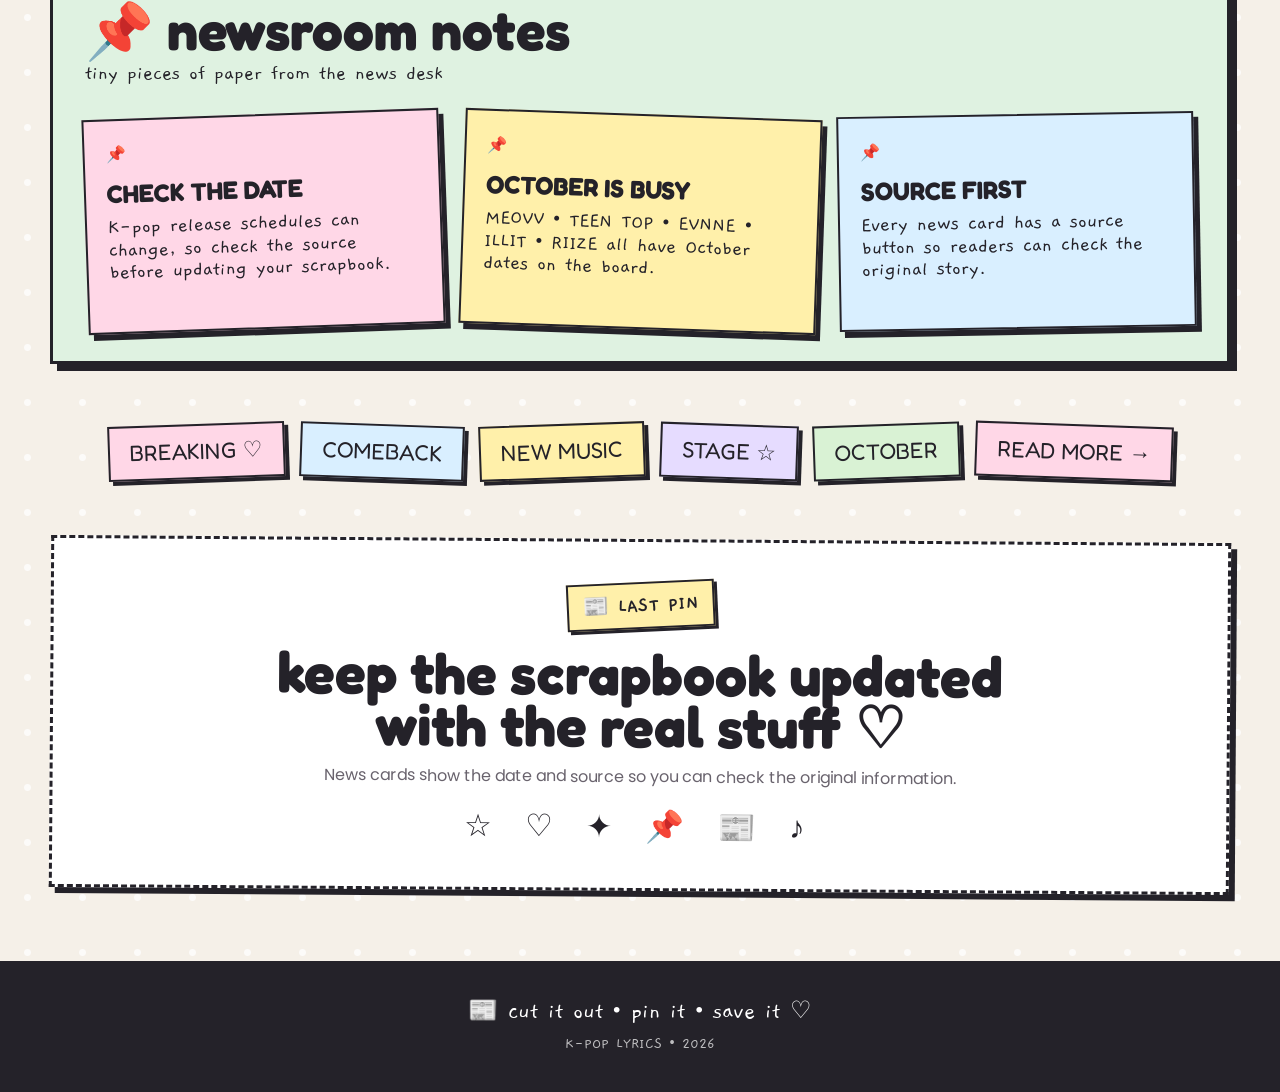
<file: news.html>
<!DOCTYPE html>
<html lang="en">

<head>

    <meta charset="UTF-8">

    <meta name="viewport"
        content="width=device-width, initial-scale=1.0">

    <title>K-POP LYRICS ♡ | News</title>

    <link rel="stylesheet"
        href="style.css">

</head>


<body>


<header>

    <h1 class="logo">
        K-POP LYRICS ♡
    </h1>


    <nav>

        <a href="index.html">HOME</a>
        <a href="groups.html">GROUPS</a>
        <a href="songs.html">SONGS</a>
        <a href="members.html">MEMBERS</a>
        <a href="soloists.html">SOLOISTS</a>
        <a href="releases.html">RELEASES</a>
        <a href="rankings.html">RANKINGS</a>
        <a href="news.html">NEWS</a>

    </nav>

</header>



<main class="news-container">


<!-- =========================================
     HERO
========================================= -->

<section class="news-hero-paper">

    <div class="news-hero-tape"></div>


    <div class="news-hero-top">

        <span class="news-small-label">
            ♡ SCRAPBOOK PAGE 08
        </span>


        <span class="news-sticker">
            NEWS ARCHIVE
        </span>

    </div>


    <h1>
        what's happening
        <br>
        <span>in K-pop? ☆</span>
    </h1>


    <p>
        Fresh comeback announcements, new releases,
        performances and other K-pop updates —
        all pinned to one little scrapbook.
    </p>


    <div class="news-doodles">
        📰 ☆ ♡ ✦ 📌 ♪ ✂
    </div>

</section>



<!-- =========================================
     BREAKING STRIP
========================================= -->

<section class="breaking">

    <strong>
        LATEST
    </strong>


    <div class="ticker">

        <span>
            ✦ MEOVV • EVNNE • ILLIT • RIIZE • CORTIS • TEEN TOP • ✦
        </span>

    </div>

</section>



<!-- =========================================
     FEATURE + PIN BOARD
========================================= -->

<section class="news-layout">


    <!-- FEATURE -->

    <article class="hero-news featured-news-paper">

        <div class="paper-tape"></div>


        <span class="tag">
            TOP STORY • OCT 3
        </span>


        <div class="featured-news-icon">
            ✦
        </div>


        <h2>
            MEOVV is getting ready
            to <span>GO HARD</span> ♡
        </h2>


        <p>
            MEOVV is preparing to release its
            new single album “GO HARD” on
            October 12 at 6 PM KST.
            New teaser images and individual
            teaser clips have been released.
        </p>


        <div class="featured-meta">

            <span>
                📅 OCT 12
            </span>

            <span>
                💿 SINGLE ALBUM
            </span>

            <span>
                🐾 MEOVV
            </span>

        </div>


        <a
            href="https://www.soompi.com/article/1874791wpp/update-meovv-stars-in-teasers-for-new-single-album-go-hard"
            target="_blank"
            rel="noopener"
            class="read-source">

            READ SOURCE ↗

        </a>

    </article>



    <!-- PIN BOARD -->

    <aside class="pin-board">

        <div class="pin-board-header">

            <h2>
                📌 PIN BOARD
            </h2>

            <span>
                08
            </span>

        </div>



        <div class="pin-note pin-pink">

            <b>
                MEOVV
            </b>

            <span>
                “GO HARD” • OCT 12
            </span>

        </div>


        <div class="pin-note pin-blue">

            <b>
                EVNNE
            </b>

            <span>
                “on: our noise” • OCT 19
            </span>

        </div>


        <div class="pin-note pin-yellow">

            <b>
                ILLIT
            </b>

            <span>
                “BREAK EVEN” • OCT 26
            </span>

        </div>


        <div class="pin-note pin-purple">

            <b>
                RIIZE
            </b>

            <span>
                Digital single • OCT 26
            </span>

        </div>


        <div class="pin-note pin-green">

            <b>
                TEEN TOP
            </b>

            <span>
                “DON'T STOP” • OCT 15
            </span>

        </div>

    </aside>


</section>



<!-- =========================================
     LATEST HEADLINES
========================================= -->

<section class="paper latest-paper">


    <div class="paper-heading">

        <div>

            <span>
                01
            </span>

            <h2>
                ✂ LATEST HEADLINES
            </h2>

            <p>
                real stories with source links
            </p>

        </div>


        <div class="cutout yellow-cutout">
            READ + SAVE
        </div>

    </div>



    <div class="news-grid">


        <!-- EVNNE -->

        <article class="news-card news-pink">

            <span class="news-number">
                01
            </span>

            <span class="news-date">
                OCT 2 • 2026
            </span>


            <div class="news-card-icon">
                ✦
            </div>


            <h3>
                EVNNE starts
                comeback countdown
            </h3>


            <p>
                EVNNE revealed its promotion schedule
                for sixth mini album
                “on: our noise.”
                The album and title-track MV
                are set for October 19 at 6 PM KST.
            </p>


            <a
                href="https://www.soompi.com/article/1875065wpp/evnne-drops-promotion-schedule-for-upcoming-album-on-our-noise"
                target="_blank"
                rel="noopener">

                SOURCE ↗

            </a>

        </article>



        <!-- ILLIT -->

        <article class="news-card news-blue">

            <span class="news-number">
                02
            </span>

            <span class="news-date">
                SEP 2026
            </span>


            <div class="news-card-icon">
                ♡
            </div>


            <h3>
                ILLIT announces
                “BREAK EVEN”
            </h3>


            <p>
                ILLIT's fifth mini album
                “BREAK EVEN” is scheduled for
                October 26 at 6 PM KST.
            </p>


            <a
                href="https://weverse.io/illit/notice/39196"
                target="_blank"
                rel="noopener">

                OFFICIAL SOURCE ↗

            </a>

        </article>



        <!-- RIIZE -->

        <article class="news-card news-yellow">

            <span class="news-number">
                03
            </span>

            <span class="news-date">
                SEP 13 • 2026
            </span>


            <div class="news-card-icon">
                ★
            </div>


            <h3>
                RIIZE announces
                October comeback
            </h3>


            <p>
                RIIZE announced a new digital single
                for October 26, followed by plans
                for a second full-length album in
                spring 2027.
            </p>


            <a
                href="https://www.soompi.com/article/1870026wpp/riize-announces-october-comeback-and-2027-plans-for-new-full-length-album"
                target="_blank"
                rel="noopener">

                SOURCE ↗

            </a>

        </article>



        <!-- CORTIS -->

        <article class="news-card news-purple">

            <span class="news-number">
                04
            </span>

            <span class="news-date">
                OCT 2 • 2026
            </span>


            <div class="news-card-icon">
                🏆
            </div>


            <h3>
                CORTIS gets
                12th Music Bank win
            </h3>


            <p>
                CORTIS won this week's
                Music Bank K-Chart with
                “REDRED,” bringing the song's
                total to 12 music-show trophies.
            </p>


            <a
                href="https://www.soompi.com/article/1875044wpp/cortis-takes-12th-win-for-redred-on-music-bank"
                target="_blank"
                rel="noopener">

                SOURCE ↗

            </a>

        </article>



        <!-- TEEN TOP -->

        <article class="news-card news-green">

            <span class="news-number">
                05
            </span>

            <span class="news-date">
                SEP 29 • 2026
            </span>


            <div class="news-card-icon">
                ☆
            </div>


            <h3>
                TEEN TOP announces
                “DON'T STOP”
            </h3>


            <p>
                TEEN TOP will return with its
                11th mini album “DON'T STOP”
                on October 15 at 6 PM KST.
            </p>


            <a
                href="https://www.soompi.com/article/1874172wpp/teen-top-announces-october-comeback-with-schedule-for-dont-stop"
                target="_blank"
                rel="noopener">

                SOURCE ↗

            </a>

        </article>



        <!-- MEOVV INSTAGRAM -->

        <article class="news-card news-pink">

            <span class="news-number">
                06
            </span>

            <span class="news-date">
                OCT 1 • 2026
            </span>


            <div class="news-card-icon">
                📱
            </div>


            <h3>
                MEOVV members
                open Instagram accounts
            </h3>


            <p>
                Sooin, Gawon, Anna and Narin
                launched individual Instagram accounts,
                joining Ella's existing account.
            </p>


            <a
                href="https://www.soompi.com/article/1874819wpp/meovv-members-launch-individual-instagram-accounts"
                target="_blank"
                rel="noopener">

                SOURCE ↗

            </a>

        </article>


    </div>

</section>



<!-- =========================================
     TRENDING
========================================= -->

<section class="paper blue-paper trending-paper">


    <div class="paper-heading">

        <div>

            <span>
                02
            </span>

            <h2>
                🔥 TRENDING
            </h2>

            <p>
                topics appearing in the current news cycle
            </p>

        </div>

    </div>


    <div class="trend-tags">

        <span>
            #MEOVV
        </span>

        <span>
            #GOHARD
        </span>

        <span>
            #EVNNE
        </span>

        <span>
            #ONOURNOISE
        </span>

        <span>
            #ILLIT
        </span>

        <span>
            #BREAKEVEN
        </span>

        <span>
            #RIIZE
        </span>

        <span>
            #CORTIS
        </span>

        <span>
            #TEENTOP
        </span>

    </div>

</section>



<!-- =========================================
     COMEBACK RADAR
========================================= -->

<section class="paper yellow-paper radar-paper">


    <div class="paper-heading">

        <div>

            <span>
                03
            </span>

            <h2>
                📡 COMEBACK RADAR
            </h2>

            <p>
                upcoming dates worth remembering
            </p>

        </div>

    </div>



    <div class="radar-grid">


        <div class="radar-item radar-one">

            <span>
                OCT 12
            </span>

            <strong>
                MEOVV
            </strong>

            <small>
                GO HARD
            </small>

        </div>


        <div class="radar-item radar-two">

            <span>
                OCT 15
            </span>

            <strong>
                TEEN TOP
            </strong>

            <small>
                DON'T STOP
            </small>

        </div>


        <div class="radar-item radar-three">

            <span>
                OCT 19
            </span>

            <strong>
                EVNNE
            </strong>

            <small>
                on: our noise
            </small>

        </div>


        <div class="radar-item radar-four">

            <span>
                OCT 26
            </span>

            <strong>
                ILLIT
            </strong>

            <small>
                BREAK EVEN
            </small>

        </div>


        <div class="radar-item radar-five">

            <span>
                OCT 26
            </span>

            <strong>
                RIIZE
            </strong>

            <small>
                DIGITAL SINGLE
            </small>

        </div>

    </div>

</section>



<!-- =========================================
     NEWSROOM NOTES
========================================= -->

<section class="newsroom-section">


    <div class="newsroom-heading">

        <div>

            <span>
                04
            </span>

            <h2>
                📌 newsroom notes
            </h2>

            <p>
                tiny pieces of paper from the news desk
            </p>

        </div>

    </div>



    <div class="newsroom-notes">


        <div class="newsroom-note note-pink">

            📌

            <h3>
                CHECK THE DATE
            </h3>

            <p>
                K-pop release schedules
                can change, so check the
                source before updating
                your scrapbook.
            </p>

        </div>


        <div class="newsroom-note note-yellow">

            📌

            <h3>
                OCTOBER IS BUSY
            </h3>

            <p>
                MEOVV • TEEN TOP • EVNNE
                • ILLIT • RIIZE
                all have October dates
                on the board.
            </p>

        </div>


        <div class="newsroom-note note-blue">

            📌

            <h3>
                SOURCE FIRST
            </h3>

            <p>
                Every news card has
                a source button so readers
                can check the original story.
            </p>

        </div>


    </div>

</section>



<!-- =========================================
     CUT OUTS
========================================= -->

<section class="news-cutout-section">

    <span class="news-cutout pink-cutout">
        BREAKING ♡
    </span>

    <span class="news-cutout blue-cutout">
        COMEBACK
    </span>

    <span class="news-cutout yellow-cutout">
        NEW MUSIC
    </span>

    <span class="news-cutout purple-cutout">
        STAGE ☆
    </span>

    <span class="news-cutout green-cutout">
        OCTOBER
    </span>

    <span class="news-cutout pink-cutout">
        READ MORE →
    </span>

</section>



<!-- =========================================
     FOOTER NOTE
========================================= -->

<section class="news-last-note">

    <div class="news-last-sticker">
        📰 LAST PIN
    </div>


    <h2>
        keep the scrapbook updated with the real stuff ♡
    </h2>


    <p>
        News cards show the date and source
        so you can check the original information.
    </p>


    <div>
        ☆ ♡ ✦ 📌 📰 ♪
    </div>

</section>


</main>



<footer>

    <p>
        📰 cut it out • pin it • save it ♡
    </p>

    <span>
        K-POP LYRICS • 2026
    </span>

</footer>



</body>
</html>
</file>
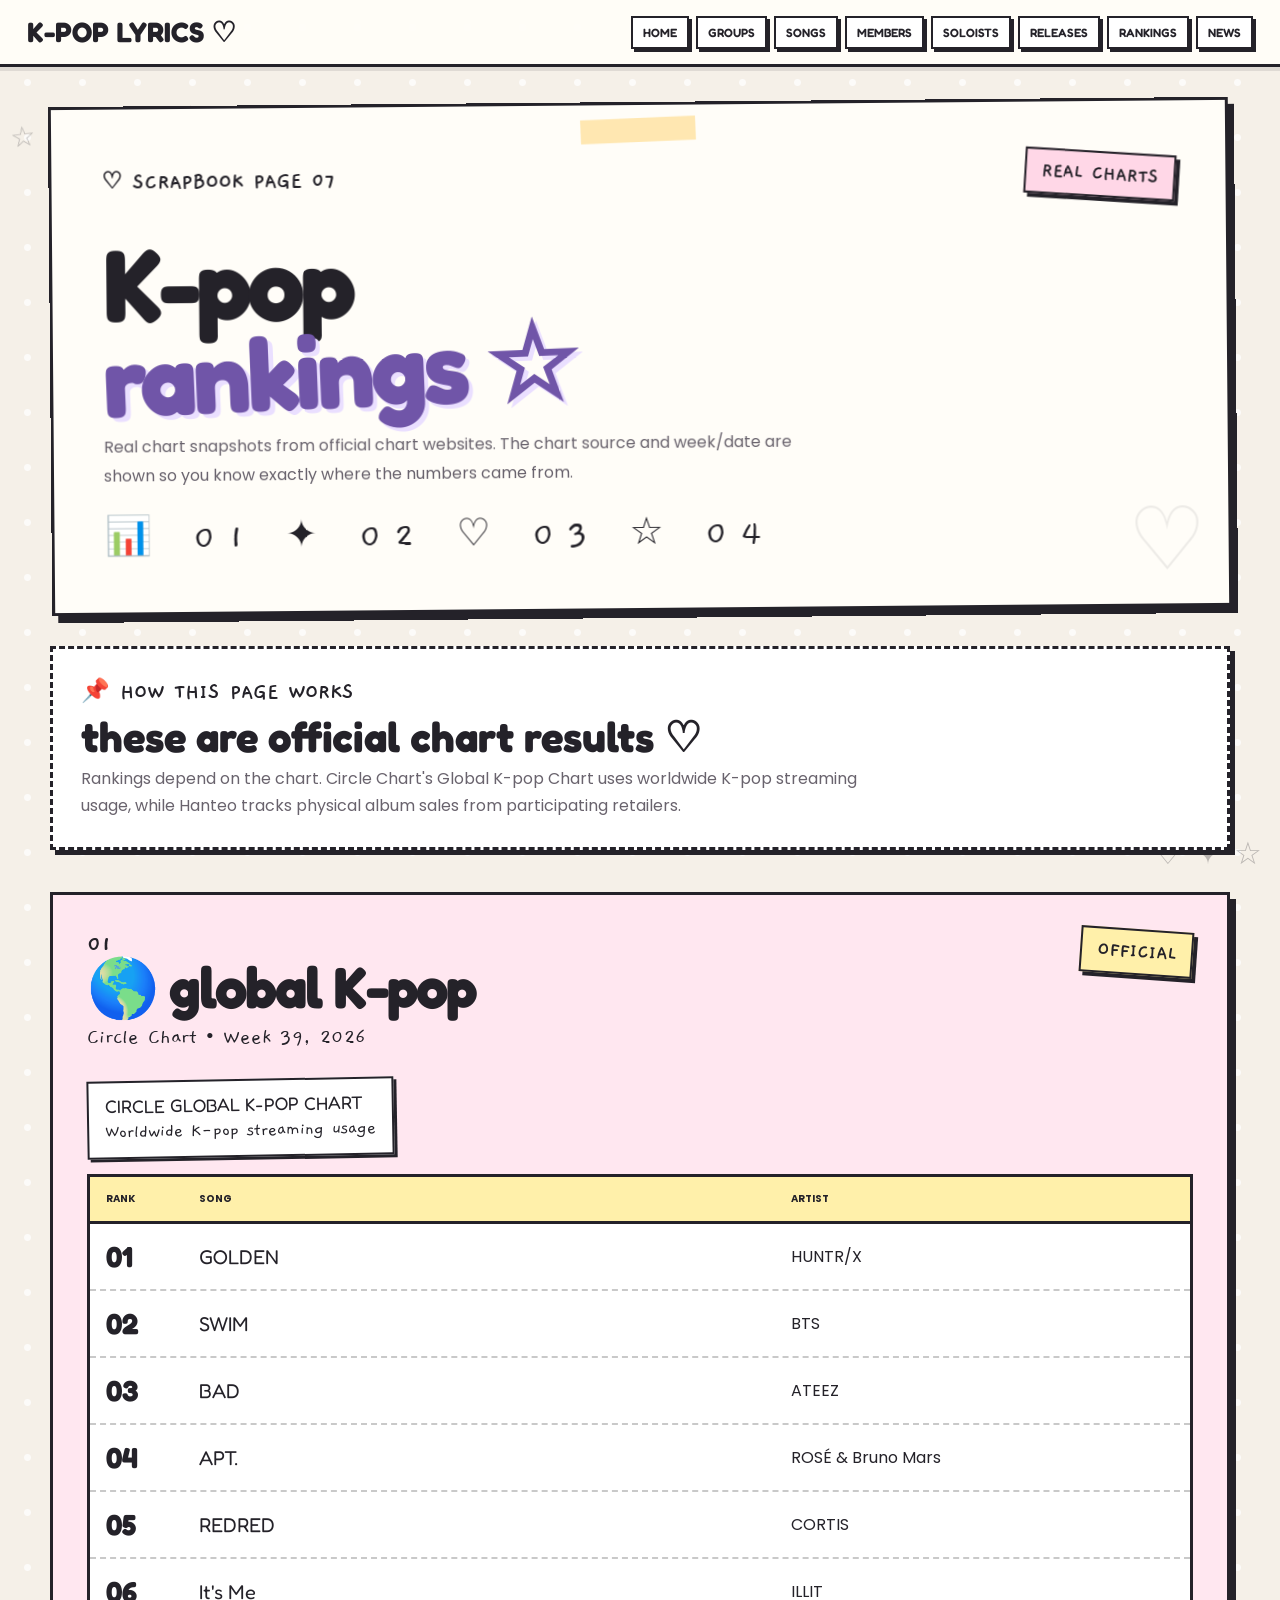
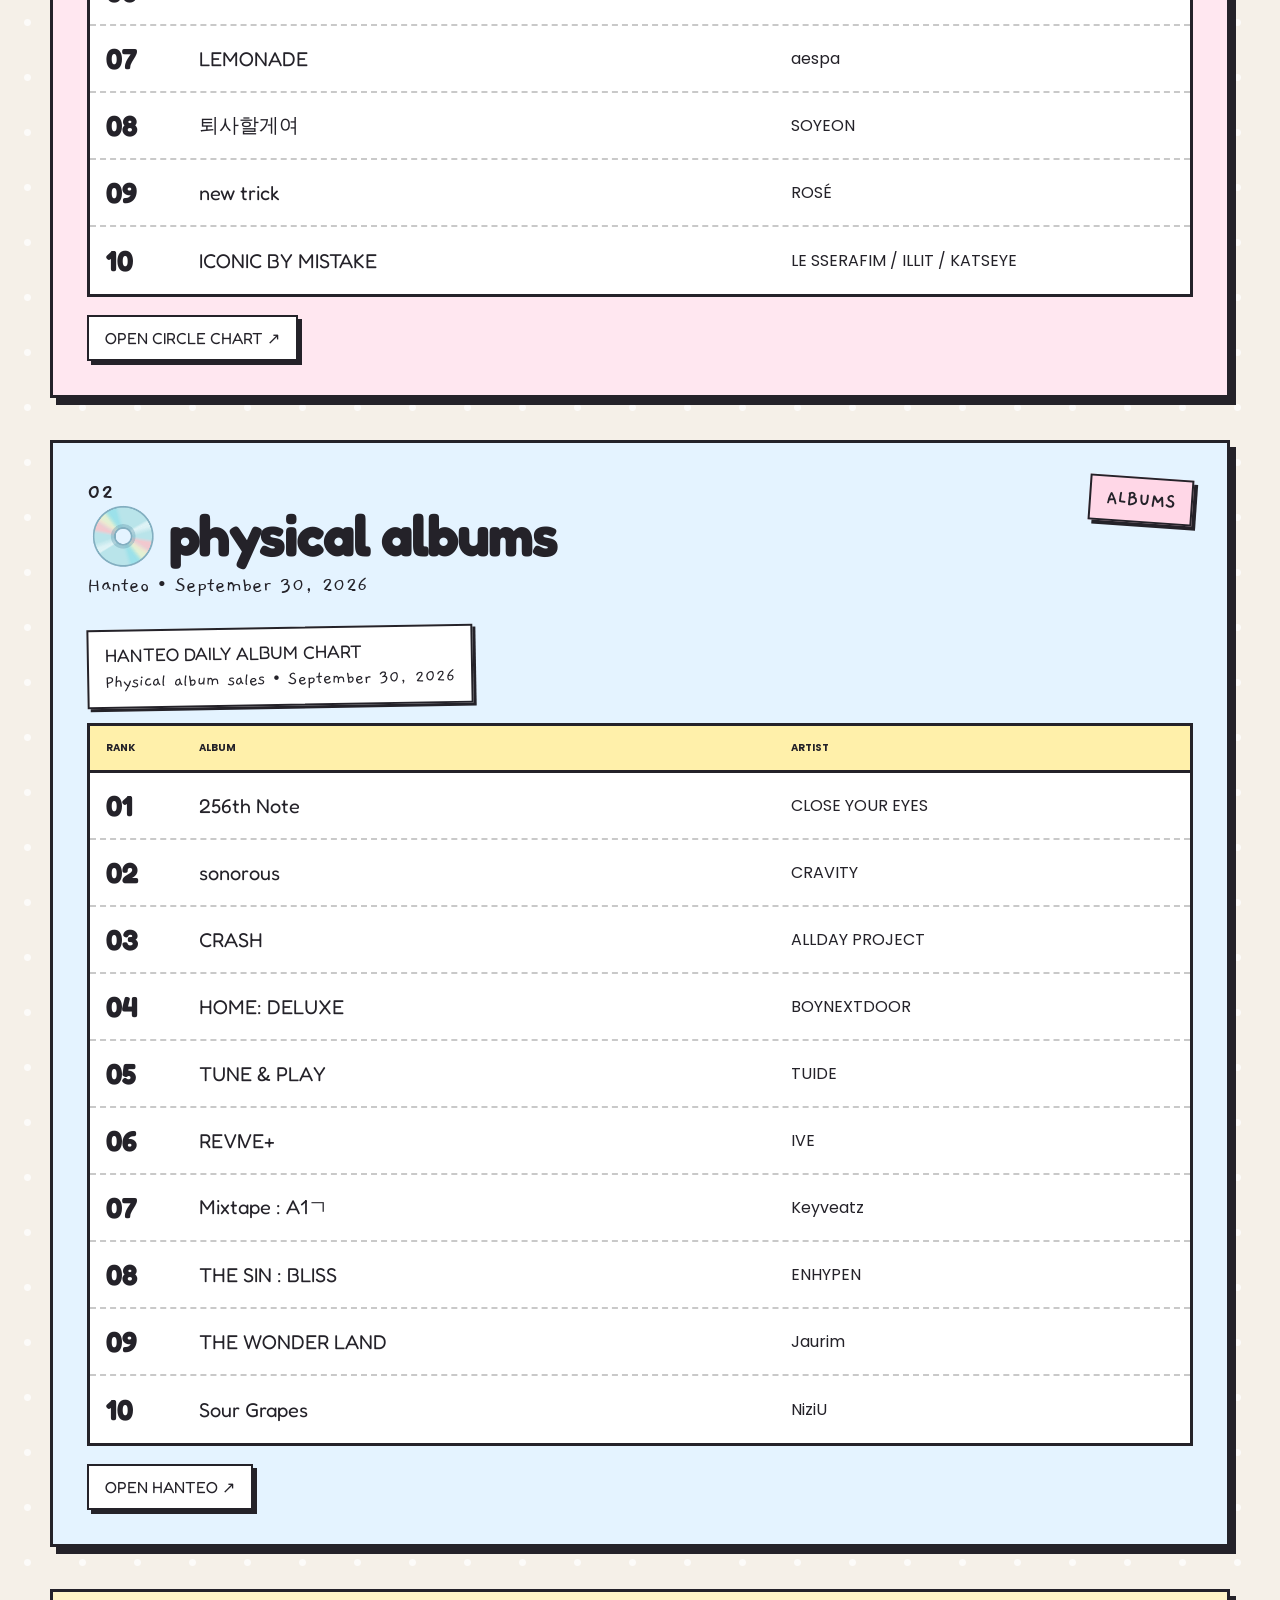
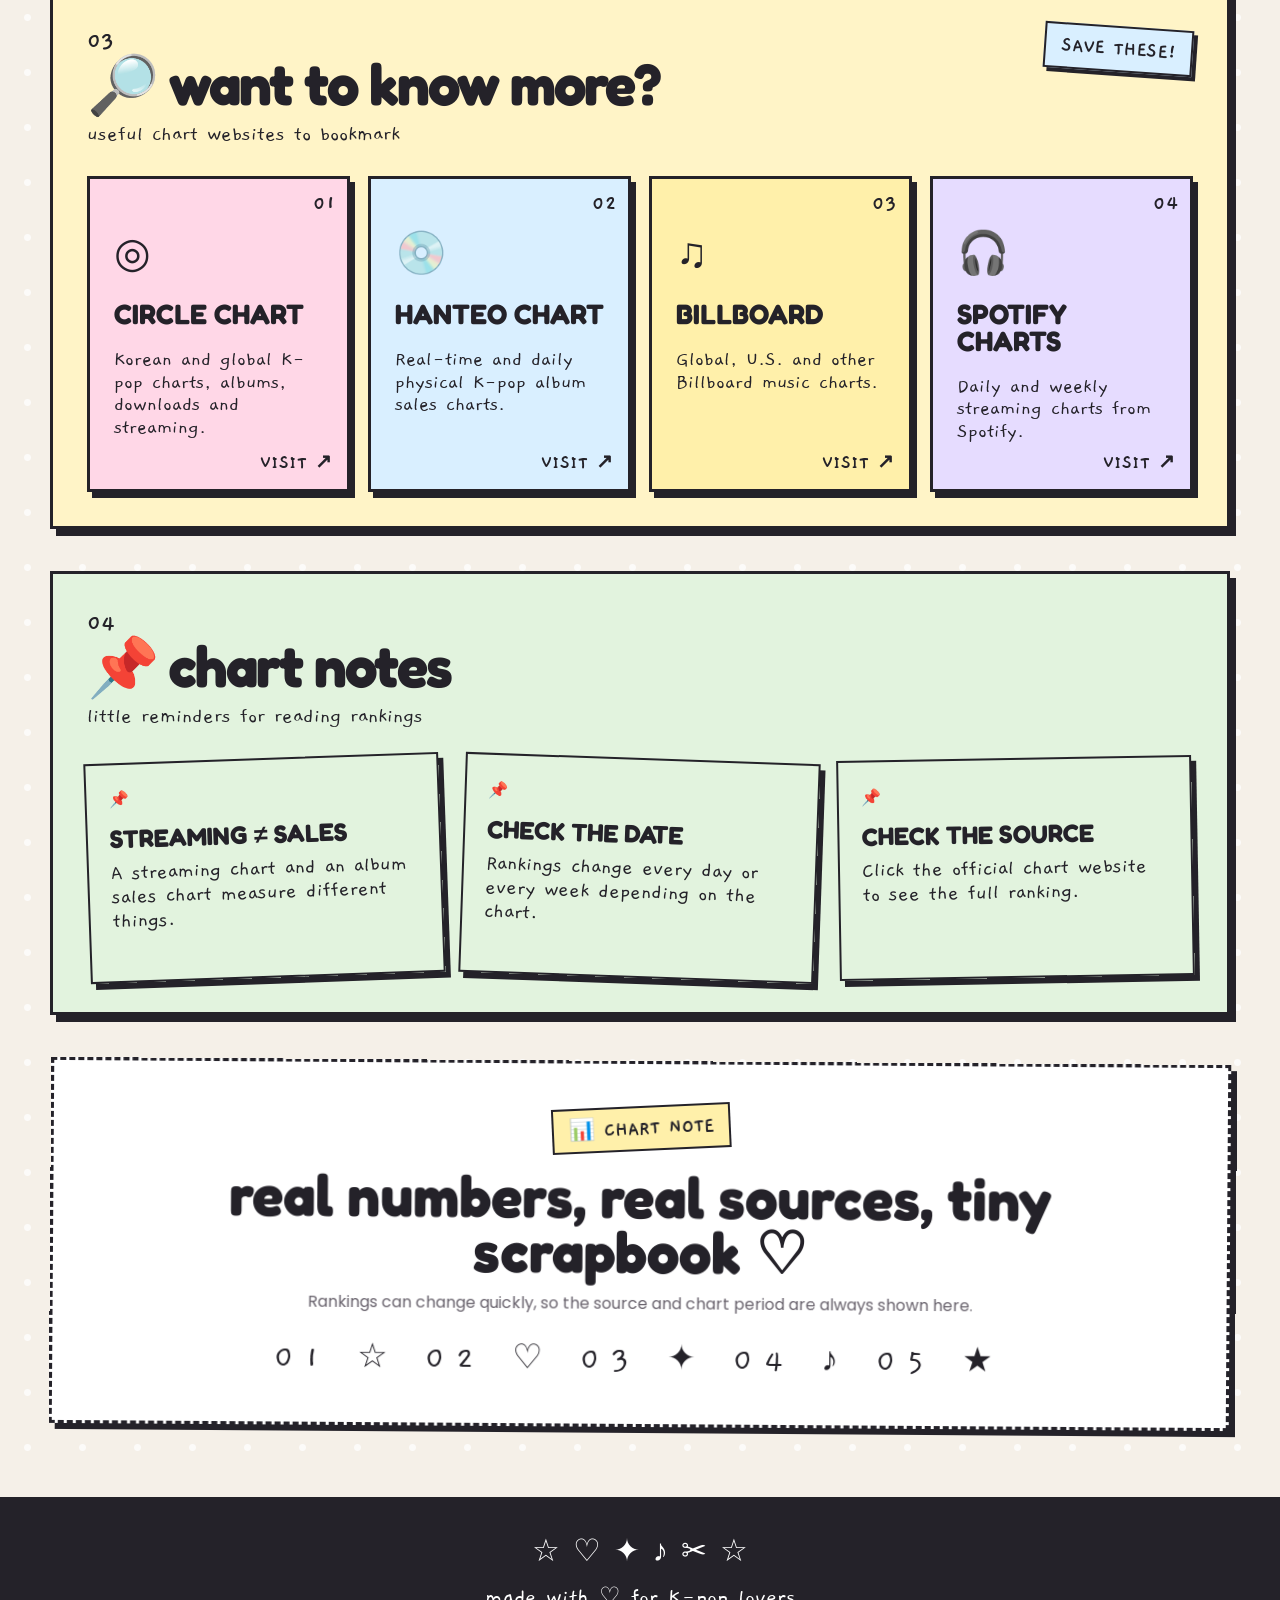
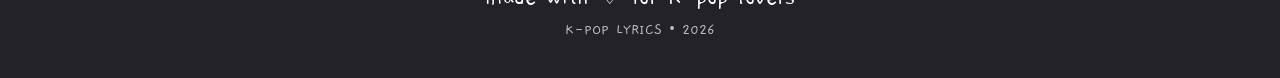
<file: rankings.html>
<!DOCTYPE html>
<html lang="en">

<head>
    <meta charset="UTF-8">
    <meta name="viewport" content="width=device-width, initial-scale=1.0">

    <title>Rankings • K-POP LYRICS ♡</title>

    <link rel="stylesheet" href="style.css">
</head>

<body>


<header>

    <div class="logo">
        K-POP LYRICS ♡
    </div>

    <nav>
        <a href="index.html">HOME</a>
        <a href="groups.html">GROUPS</a>
        <a href="songs.html">SONGS</a>
        <a href="members.html">MEMBERS</a>
        <a href="soloists.html">SOLOISTS</a>
        <a href="releases.html">RELEASES</a>
        <a href="rankings.html">RANKINGS</a>
        <a href="news.html">NEWS</a>
    </nav>

</header>


<main>


<!-- ================= HERO ================= -->

<section class="hero-box">

    <div class="hero-top">

        <div class="tiny-label">
            ♡ SCRAPBOOK PAGE 07
        </div>

        <div class="sticker sticker-pink">
            REAL CHARTS
        </div>

    </div>


    <h1>
        K-pop<br>
        <span>rankings ☆</span>
    </h1>


    <p class="hero-text">
        Real chart snapshots from official chart websites.
        The chart source and week/date are shown so you know
        exactly where the numbers came from.
    </p>


    <div class="music-doodles">
        📊 01 ✦ 02 ♡ 03 ☆ 04
    </div>

</section>



<!-- ================= CHART NOTE ================= -->

<section class="chart-source-note">

    <div class="chart-source-tape"></div>

    <div class="tiny-label">
        📌 HOW THIS PAGE WORKS
    </div>

    <h2>
        these are official chart results ♡
    </h2>

    <p>
        Rankings depend on the chart. Circle Chart's Global K-pop
        Chart uses worldwide K-pop streaming usage, while Hanteo
        tracks physical album sales from participating retailers.
    </p>

</section>



<!-- ================= GLOBAL KPOP ================= -->

<section class="section-box pink-box">

    <div class="section-heading">

        <div>

            <span class="paper-number">
                01
            </span>

            <h2>
                🌎 global K-pop
            </h2>

            <p>
                Circle Chart • Week 39, 2026
            </p>

        </div>

        <div class="sticker sticker-yellow">
            OFFICIAL
        </div>

    </div>


    <div class="chart-label-card">

        <span>
            CIRCLE GLOBAL K-POP CHART
        </span>

        <p>
            Worldwide K-pop streaming usage
        </p>

    </div>


    <div class="real-chart">


        <div class="real-chart-head">

            <span>
                RANK
            </span>

            <span>
                SONG
            </span>

            <span>
                ARTIST
            </span>

        </div>


        <div class="real-chart-row">

            <strong>
                01
            </strong>

            <div class="chart-song">
                GOLDEN
            </div>

            <div>
                HUNTR/X
            </div>

        </div>


        <div class="real-chart-row">

            <strong>
                02
            </strong>

            <div class="chart-song">
                SWIM
            </div>

            <div>
                BTS
            </div>

        </div>


        <div class="real-chart-row">

            <strong>
                03
            </strong>

            <div class="chart-song">
                BAD
            </div>

            <div>
                ATEEZ
            </div>

        </div>


        <div class="real-chart-row">

            <strong>
                04
            </strong>

            <div class="chart-song">
                APT.
            </div>

            <div>
                ROSÉ & Bruno Mars
            </div>

        </div>


        <div class="real-chart-row">

            <strong>
                05
            </strong>

            <div class="chart-song">
                REDRED
            </div>

            <div>
                CORTIS
            </div>

        </div>


        <div class="real-chart-row">

            <strong>
                06
            </strong>

            <div class="chart-song">
                It's Me
            </div>

            <div>
                ILLIT
            </div>

        </div>


        <div class="real-chart-row">

            <strong>
                07
            </strong>

            <div class="chart-song">
                LEMONADE
            </div>

            <div>
                aespa
            </div>

        </div>


        <div class="real-chart-row">

            <strong>
                08
            </strong>

            <div class="chart-song">
                퇴사할게여
            </div>

            <div>
                SOYEON
            </div>

        </div>


        <div class="real-chart-row">

            <strong>
                09
            </strong>

            <div class="chart-song">
                new trick
            </div>

            <div>
                ROSÉ
            </div>

        </div>


        <div class="real-chart-row">

            <strong>
                10
            </strong>

            <div class="chart-song">
                ICONIC BY MISTAKE
            </div>

            <div>
                LE SSERAFIM / ILLIT / KATSEYE
            </div>

        </div>


    </div>


    <a
        class="official-chart-button"
        href="https://circlechart.kr/page_chart/global.circle?termGbn=week"
        target="_blank"
        rel="noopener">

        OPEN CIRCLE CHART ↗

    </a>

</section>



<!-- ================= HANTEO ================= -->

<section class="section-box blue-box">

    <div class="section-heading">

        <div>

            <span class="paper-number">
                02
            </span>

            <h2>
                💿 physical albums
            </h2>

            <p>
                Hanteo • September 30, 2026
            </p>

        </div>

        <div class="sticker sticker-pink">
            ALBUMS
        </div>

    </div>


    <div class="chart-label-card">

        <span>
            HANTEO DAILY ALBUM CHART
        </span>

        <p>
            Physical album sales • September 30, 2026
        </p>

    </div>


    <div class="real-chart">


        <div class="real-chart-head">

            <span>
                RANK
            </span>

            <span>
                ALBUM
            </span>

            <span>
                ARTIST
            </span>

        </div>


        <div class="real-chart-row">

            <strong>
                01
            </strong>

            <div class="chart-song">
                256th Note
            </div>

            <div>
                CLOSE YOUR EYES
            </div>

        </div>


        <div class="real-chart-row">

            <strong>
                02
            </strong>

            <div class="chart-song">
                sonorous
            </div>

            <div>
                CRAVITY
            </div>

        </div>


        <div class="real-chart-row">

            <strong>
                03
            </strong>

            <div class="chart-song">
                CRASH
            </div>

            <div>
                ALLDAY PROJECT
            </div>

        </div>


        <div class="real-chart-row">

            <strong>
                04
            </strong>

            <div class="chart-song">
                HOME: DELUXE
            </div>

            <div>
                BOYNEXTDOOR
            </div>

        </div>


        <div class="real-chart-row">

            <strong>
                05
            </strong>

            <div class="chart-song">
                TUNE & PLAY
            </div>

            <div>
                TUIDE
            </div>

        </div>


        <div class="real-chart-row">

            <strong>
                06
            </strong>

            <div class="chart-song">
                REVIVE+
            </div>

            <div>
                IVE
            </div>

        </div>


        <div class="real-chart-row">

            <strong>
                07
            </strong>

            <div class="chart-song">
                Mixtape : A1ㄱ
            </div>

            <div>
                Keyveatz
            </div>

        </div>


        <div class="real-chart-row">

            <strong>
                08
            </strong>

            <div class="chart-song">
                THE SIN : BLISS
            </div>

            <div>
                ENHYPEN
            </div>

        </div>


        <div class="real-chart-row">

            <strong>
                09
            </strong>

            <div class="chart-song">
                THE WONDER LAND
            </div>

            <div>
                Jaurim
            </div>

        </div>


        <div class="real-chart-row">

            <strong>
                10
            </strong>

            <div class="chart-song">
                Sour Grapes
            </div>

            <div>
                NiziU
            </div>

        </div>


    </div>


    <a
        class="official-chart-button"
        href="https://hanteochart.com/en/charts/album/daily/2026-09-30"
        target="_blank"
        rel="noopener">

        OPEN HANTEO ↗

    </a>

</section>



<!-- ================= WHERE TO CHECK ================= -->

<section class="section-box yellow-box">

    <div class="section-heading">

        <div>

            <span class="paper-number">
                03
            </span>

            <h2>
                🔎 want to know more?
            </h2>

            <p>
                useful chart websites to bookmark
            </p>

        </div>

        <div class="sticker sticker-blue">
            SAVE THESE!
        </div>

    </div>


    <div class="website-wall">


        <a
            class="website-card website-pink"
            href="https://circlechart.kr/"
            target="_blank"
            rel="noopener">

            <span>
                01
            </span>

            <div class="website-icon">
                ◎
            </div>

            <h3>
                CIRCLE CHART
            </h3>

            <p>
                Korean and global K-pop
                charts, albums, downloads
                and streaming.
            </p>

            <b>
                VISIT ↗
            </b>

        </a>



        <a
            class="website-card website-blue"
            href="https://hanteochart.com/"
            target="_blank"
            rel="noopener">

            <span>
                02
            </span>

            <div class="website-icon">
                💿
            </div>

            <h3>
                HANTEO CHART
            </h3>

            <p>
                Real-time and daily physical
                K-pop album sales charts.
            </p>

            <b>
                VISIT ↗
            </b>

        </a>



        <a
            class="website-card website-yellow"
            href="https://www.billboard.com/charts/"
            target="_blank"
            rel="noopener">

            <span>
                03
            </span>

            <div class="website-icon">
                ♫
            </div>

            <h3>
                BILLBOARD
            </h3>

            <p>
                Global, U.S. and other
                Billboard music charts.
            </p>

            <b>
                VISIT ↗
            </b>

        </a>



        <a
            class="website-card website-purple"
            href="https://charts.spotify.com/"
            target="_blank"
            rel="noopener">

            <span>
                04
            </span>

            <div class="website-icon">
                🎧
            </div>

            <h3>
                SPOTIFY CHARTS
            </h3>

            <p>
                Daily and weekly streaming
                charts from Spotify.
            </p>

            <b>
                VISIT ↗
            </b>

        </a>

    </div>

</section>



<!-- ================= SCRAPBOOK NOTES ================= -->

<section class="section-box green-box">

    <div class="section-heading">

        <div>

            <span class="paper-number">
                04
            </span>

            <h2>
                📌 chart notes
            </h2>

            <p>
                little reminders for reading rankings
            </p>

        </div>

    </div>


    <div class="ranking-note-wall">


        <div class="big-ranking-note yellow-sticky">

            📌

            <h3>
                STREAMING ≠ SALES
            </h3>

            <p>
                A streaming chart and an album
                sales chart measure different things.
            </p>

        </div>


        <div class="big-ranking-note pink-sticky">

            📌

            <h3>
                CHECK THE DATE
            </h3>

            <p>
                Rankings change every day
                or every week depending on
                the chart.
            </p>

        </div>


        <div class="big-ranking-note blue-sticky">

            📌

            <h3>
                CHECK THE SOURCE
            </h3>

            <p>
                Click the official chart website
                to see the full ranking.
            </p>

        </div>


    </div>

</section>



<!-- ================= FINAL NOTE ================= -->

<section class="final-note">

    <div class="final-sticker">
        📊 CHART NOTE
    </div>

    <h2>
        real numbers, real sources, tiny scrapbook ♡
    </h2>

    <p>
        Rankings can change quickly, so the source and
        chart period are always shown here.
    </p>

    <div class="final-doodles">
        01 ☆ 02 ♡ 03 ✦ 04 ♪ 05 ★
    </div>

</section>


</main>



<footer>

    <div class="footer-doodles">
        ☆ ♡ ✦ ♪ ✂ ☆
    </div>

    made with ♡ for K-pop lovers

    <br>

    <span>
        K-POP LYRICS • 2026
    </span>

</footer>


</body>
</html>
</file>
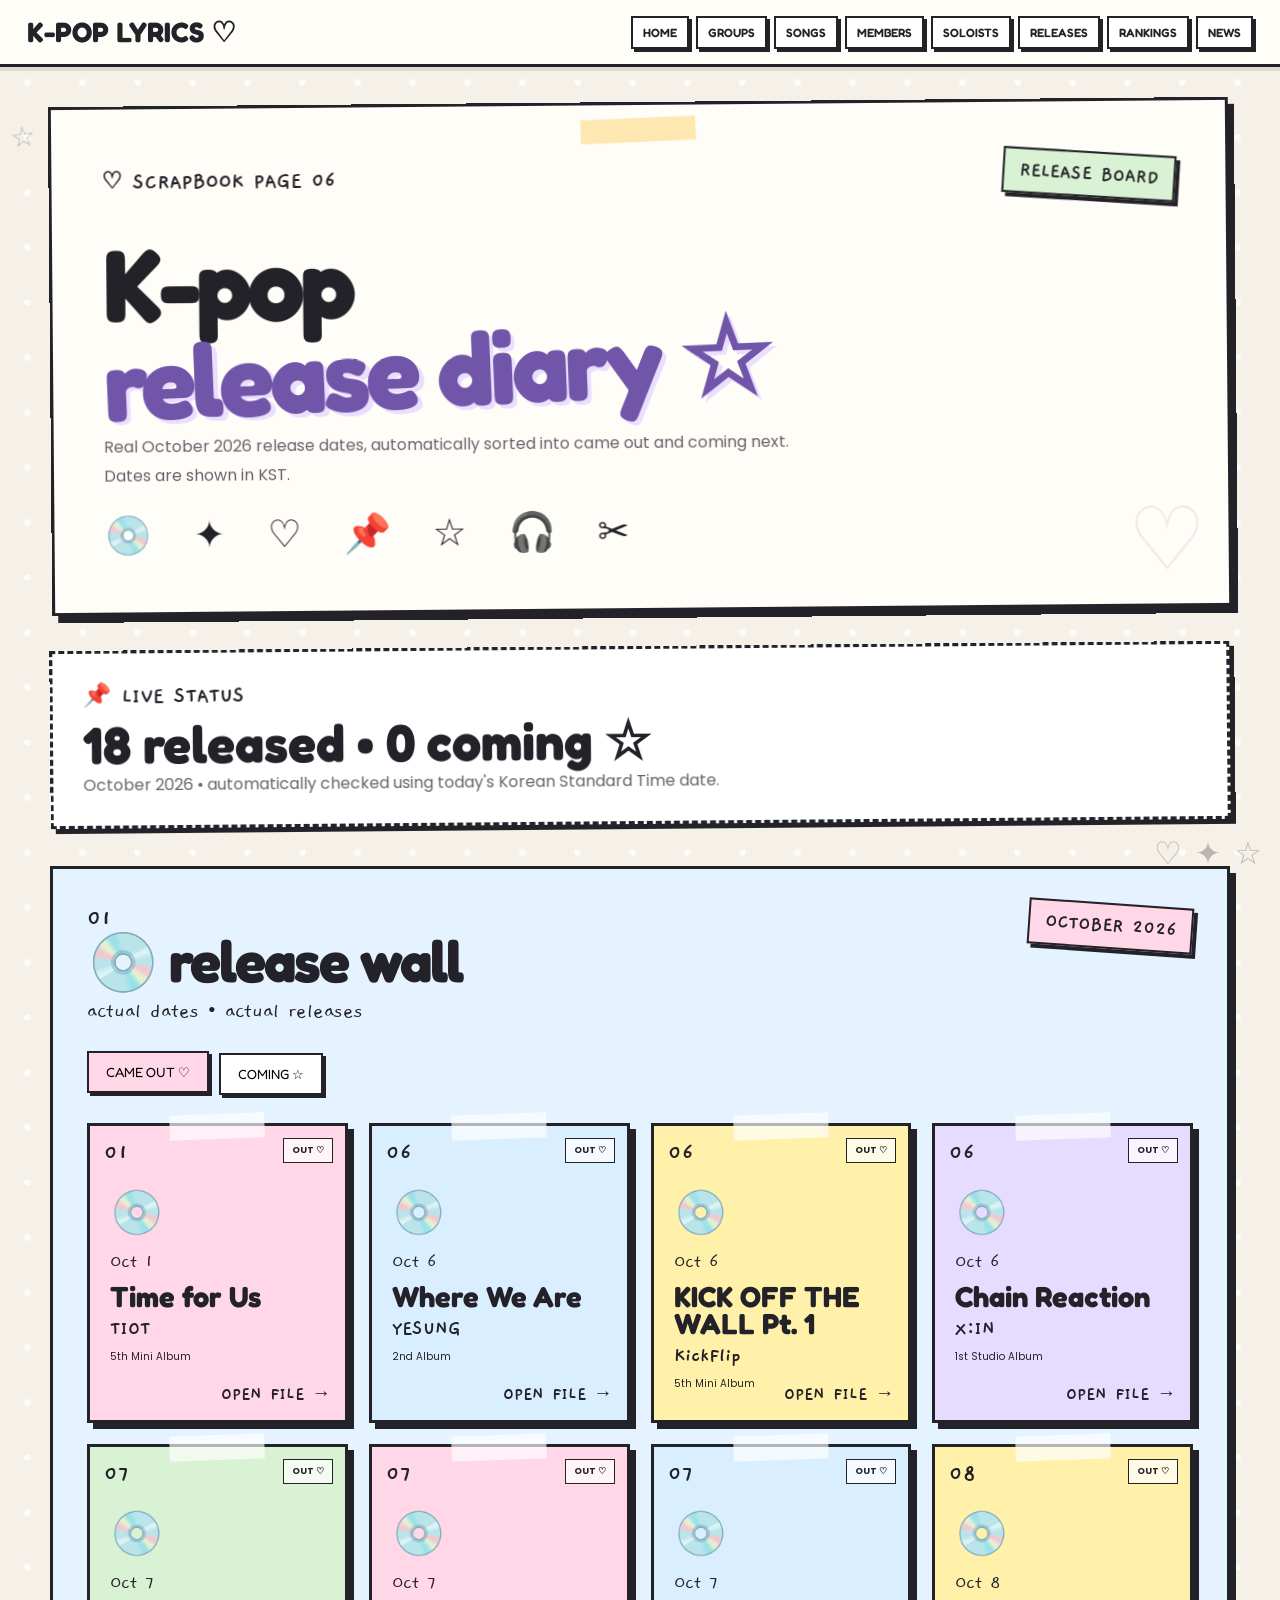
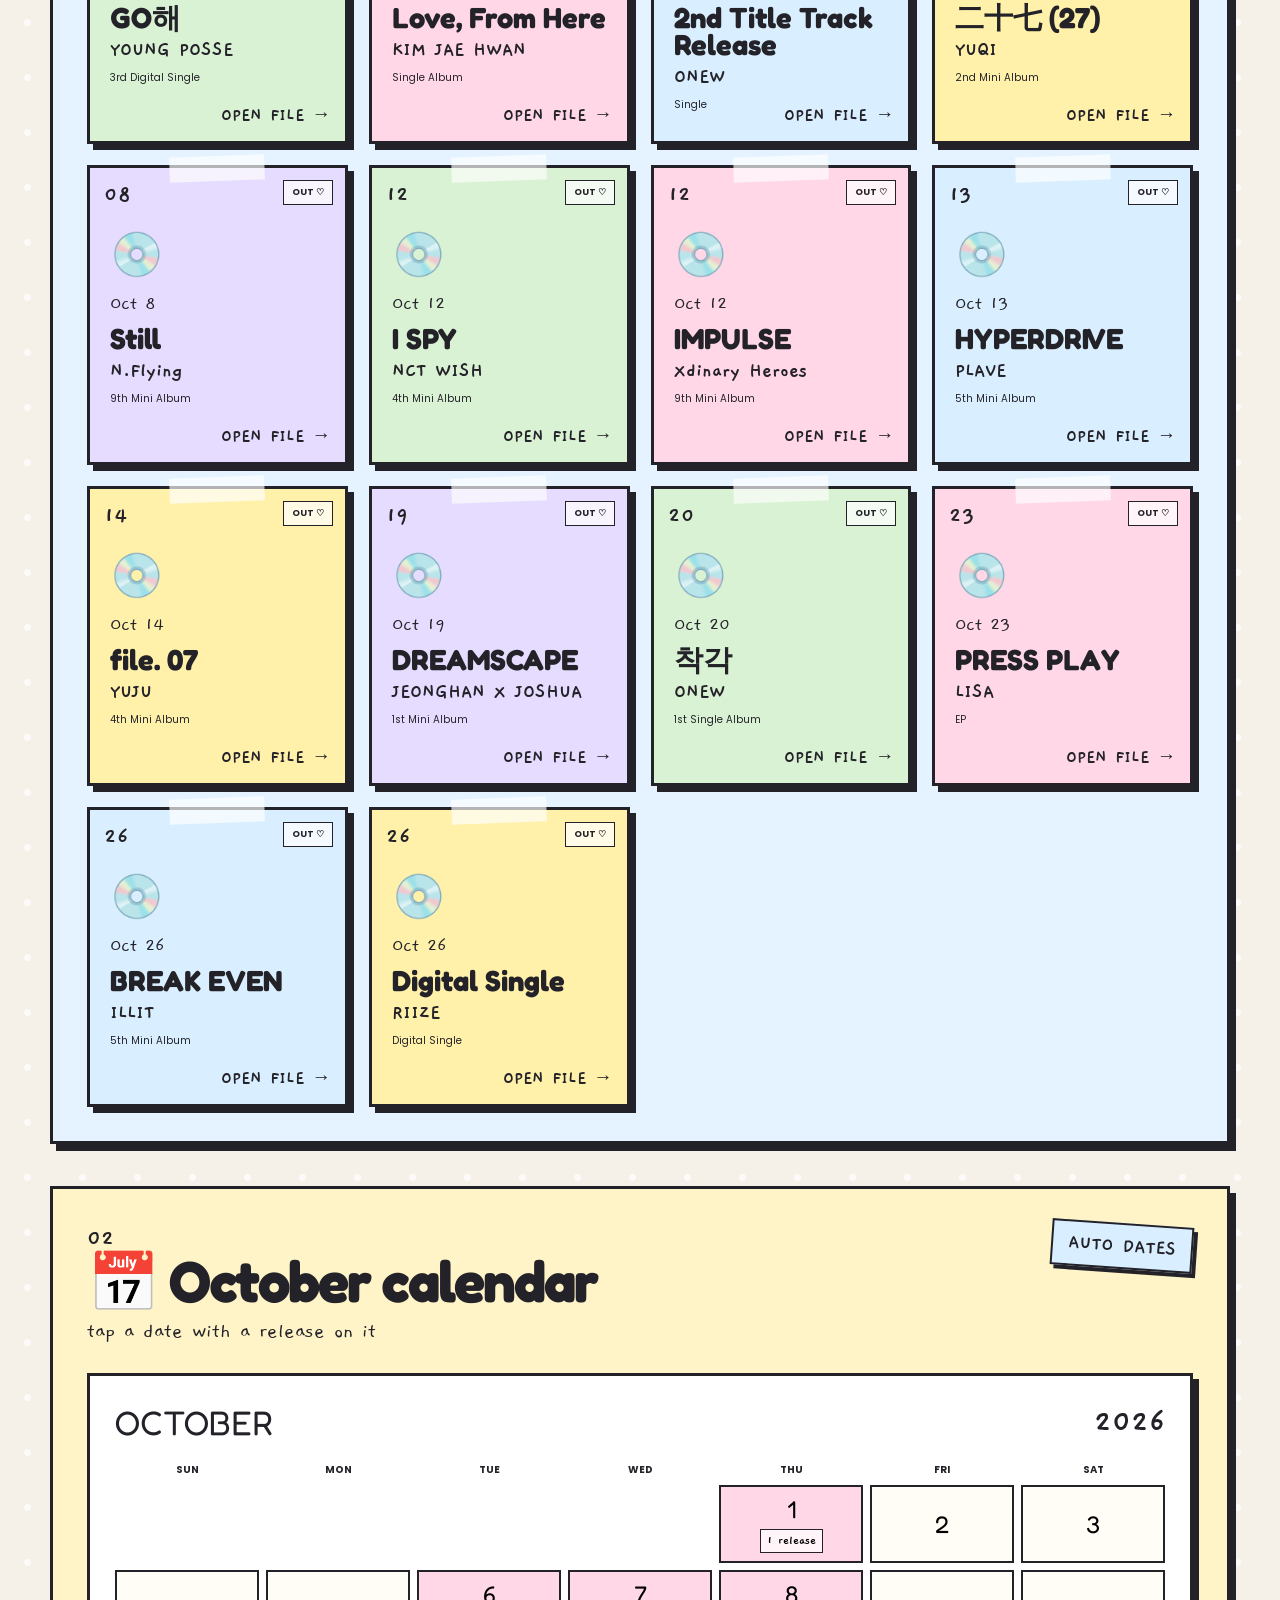
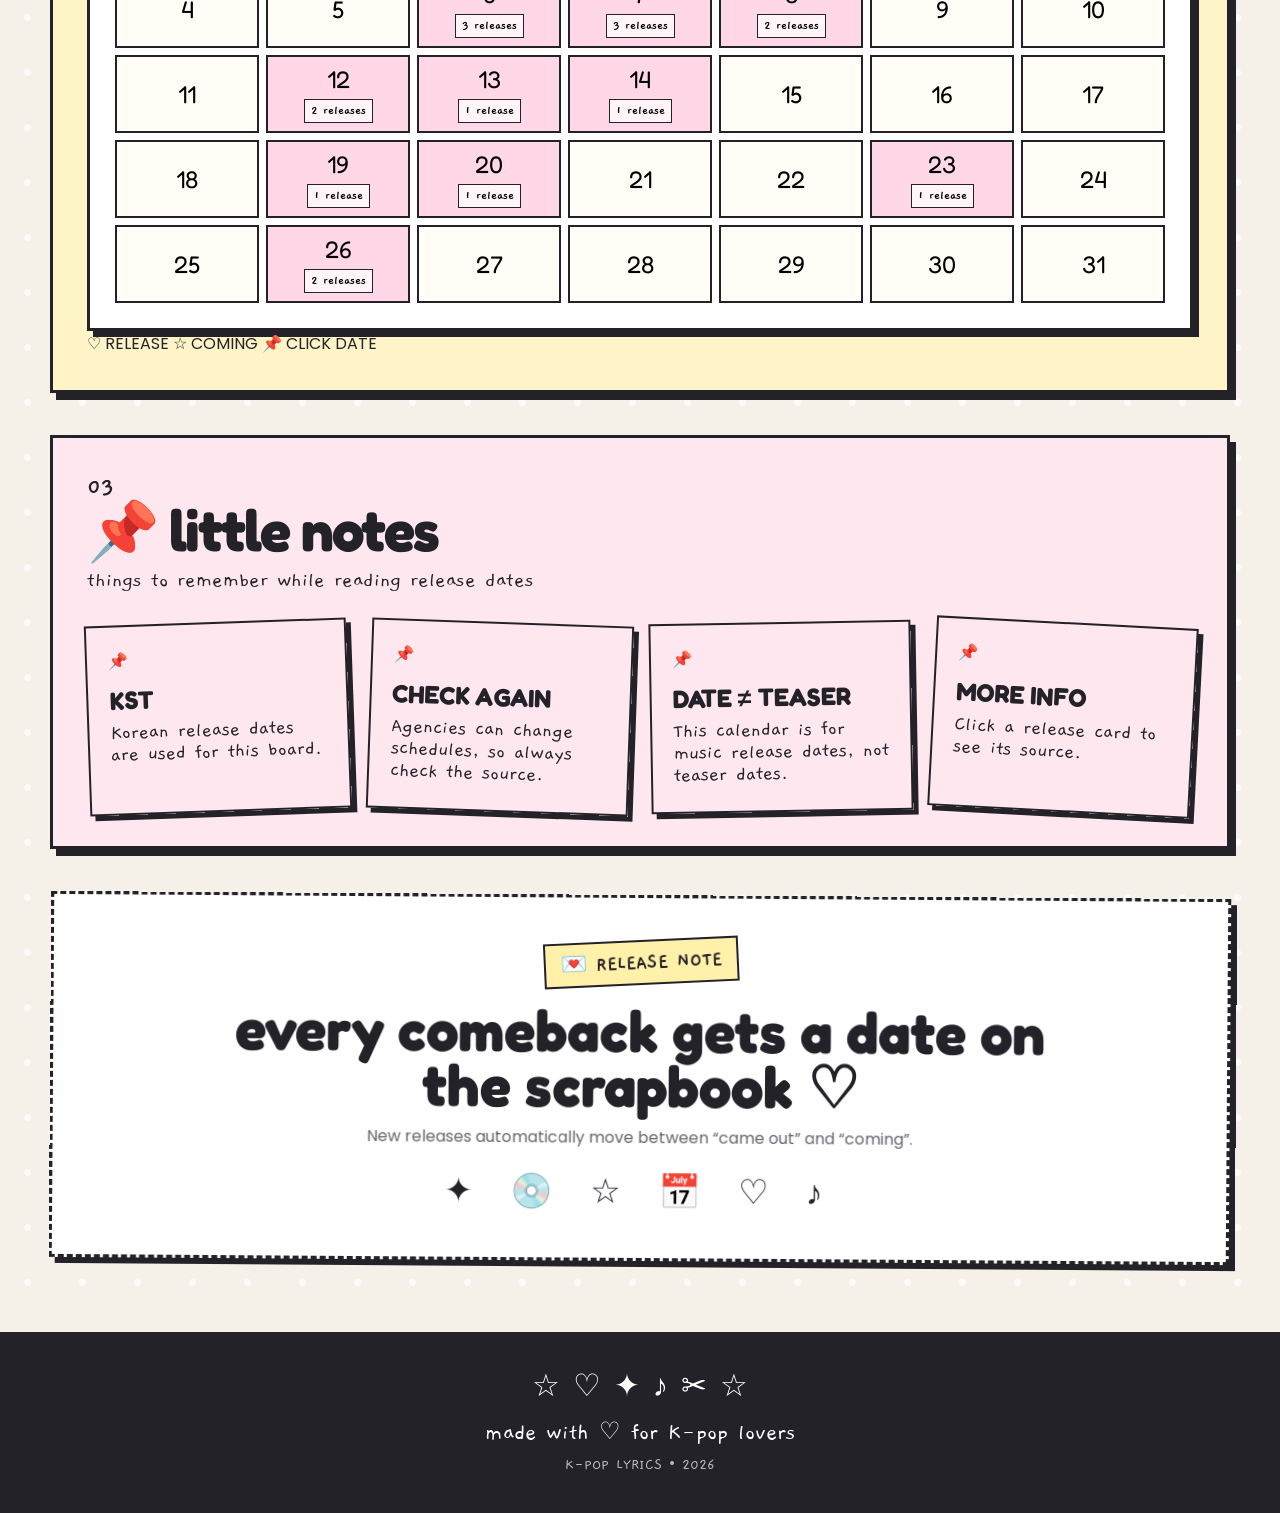
<file: releases.html>
<!DOCTYPE html>
<html lang="en">

<head>
    <meta charset="UTF-8">
    <meta name="viewport" content="width=device-width, initial-scale=1.0">

    <title>Releases • K-POP LYRICS ♡</title>

    <link rel="stylesheet" href="style.css">
</head>

<body>

<header>

    <div class="logo">
        K-POP LYRICS ♡
    </div>

    <nav>
        <a href="index.html">HOME</a>
        <a href="groups.html">GROUPS</a>
        <a href="songs.html">SONGS</a>
        <a href="members.html">MEMBERS</a>
        <a href="soloists.html">SOLOISTS</a>
        <a href="releases.html">RELEASES</a>
        <a href="rankings.html">RANKINGS</a>
        <a href="news.html">NEWS</a>
    </nav>

</header>


<main>


<!-- ================= HERO ================= -->

<section class="hero-box">

    <div class="hero-top">

        <div class="tiny-label">
            ♡ SCRAPBOOK PAGE 06
        </div>

        <div class="sticker sticker-green">
            RELEASE BOARD
        </div>

    </div>


    <h1>
        K-pop<br>
        <span>release diary ☆</span>
    </h1>


    <p class="hero-text">
        Real October 2026 release dates, automatically sorted into
        came out and coming next. Dates are shown in KST.
    </p>


    <div class="music-doodles">
        💿 ✦ ♡ 📌 ☆ 🎧 ✂
    </div>

</section>



<!-- ================= STATUS ================= -->

<section class="release-status-note">

    <div class="release-tape"></div>

    <div class="tiny-label">
        📌 LIVE STATUS
    </div>

    <h2 id="statusTitle">
        loading...
    </h2>

    <p id="statusText">
        checking the calendar...
    </p>

</section>



<!-- ================= RELEASE TABS ================= -->

<section class="section-box blue-box">

    <div class="section-heading">

        <div>

            <span class="paper-number">
                01
            </span>

            <h2>
                💿 release wall
            </h2>

            <p>
                actual dates • actual releases
            </p>

        </div>

        <div class="sticker sticker-pink">
            OCTOBER 2026
        </div>

    </div>


    <div class="release-tabs">

        <button
            class="release-tab active"
            data-tab="came"
            onclick="switchReleaseTab('came')">

            CAME OUT ♡

        </button>


        <button
            class="release-tab"
            data-tab="coming"
            onclick="switchReleaseTab('coming')">

            COMING ☆

        </button>

    </div>


    <div id="cameReleases" class="release-wall">
    </div>


    <div id="comingReleases"
         class="release-wall hidden">
    </div>


</section>



<!-- ================= CALENDAR ================= -->

<section class="section-box yellow-box">

    <div class="section-heading">

        <div>

            <span class="paper-number">
                02
            </span>

            <h2>
                📅 October calendar
            </h2>

            <p>
                tap a date with a release on it
            </p>

        </div>

        <div class="sticker sticker-blue">
            AUTO DATES
        </div>

    </div>


    <div class="calendar-paper">

        <div class="calendar-title">

            <span>
                OCTOBER
            </span>

            <strong>
                2026
            </strong>

        </div>


        <div class="calendar-weekdays">

            <span>SUN</span>
            <span>MON</span>
            <span>TUE</span>
            <span>WED</span>
            <span>THU</span>
            <span>FRI</span>
            <span>SAT</span>

        </div>


        <div
            id="releaseCalendar"
            class="real-calendar">

        </div>

    </div>


    <div class="calendar-legend">

        <span class="legend-out">
            ♡ RELEASE
        </span>

        <span class="legend-future">
            ☆ COMING
        </span>

        <span>
            📌 CLICK DATE
        </span>

    </div>

</section>



<!-- ================= NOTES ================= -->

<section class="section-box pink-box">

    <div class="section-heading">

        <div>

            <span class="paper-number">
                03
            </span>

            <h2>
                📌 little notes
            </h2>

            <p>
                things to remember while reading release dates
            </p>

        </div>

    </div>


    <div class="release-note-wall">


        <div class="release-sticky yellow-sticky">

            📌

            <h3>
                KST
            </h3>

            <p>
                Korean release dates are used
                for this board.
            </p>

        </div>


        <div class="release-sticky pink-sticky">

            📌

            <h3>
                CHECK AGAIN
            </h3>

            <p>
                Agencies can change schedules,
                so always check the source.
            </p>

        </div>


        <div class="release-sticky blue-sticky">

            📌

            <h3>
                DATE ≠ TEASER
            </h3>

            <p>
                This calendar is for music
                release dates, not teaser dates.
            </p>

        </div>


        <div class="release-sticky purple-sticky">

            📌

            <h3>
                MORE INFO
            </h3>

            <p>
                Click a release card to see
                its source.
            </p>

        </div>


    </div>

</section>



<!-- ================= FINAL ================= -->

<section class="final-note">

    <div class="final-sticker">
        💌 RELEASE NOTE
    </div>

    <h2>
        every comeback gets a date on the scrapbook ♡
    </h2>

    <p>
        New releases automatically move between
        “came out” and “coming”.
    </p>

    <div class="final-doodles">
        ✦ 💿 ☆ 📅 ♡ ♪
    </div>

</section>


</main>


<!-- ================= RELEASE POPUP ================= -->

<div
    class="release-popup"
    id="releasePopup">

    <div class="release-popup-paper">

        <button
            class="close-btn"
            onclick="closeRelease()">

            ×

        </button>


        <div class="popup-label">
            ♡ RELEASE FILE
        </div>


        <h2 id="popupReleaseName">
            RELEASE
        </h2>


        <p
            class="release-popup-artist"
            id="popupReleaseArtist">
        </p>


        <div class="release-popup-info">

            <div>
                <span>DATE</span>
                <strong id="popupReleaseDate"></strong>
            </div>


            <div>
                <span>TYPE</span>
                <strong id="popupReleaseType"></strong>
            </div>


            <div>
                <span>TIME</span>
                <strong id="popupReleaseTime"></strong>
            </div>

        </div>


        <a
            id="popupReleaseSource"
            class="release-source-button"
            href="#"
            target="_blank"
            rel="noopener">

            CHECK SOURCE ↗

        </a>


        <div class="popup-heart">
            ☆ ♡ ☆
        </div>

    </div>

</div>



<footer>

    <div class="footer-doodles">
        ☆ ♡ ✦ ♪ ✂ ☆
    </div>

    made with ♡ for K-pop lovers

    <br>

    <span>
        K-POP LYRICS • 2026
    </span>

</footer>



<script>

/*
    OCTOBER 2026 RELEASE DATA
    Dates are Korean Standard Time.

    Only confirmed/currently listed releases
    are included here.
*/

const releases = [

    {
        date: "2026-10-01",
        artist: "TIOT",
        title: "Time for Us",
        type: "5th Mini Album",
        time: "6 PM KST",
        source: "https://kpop.andxo.com/article/tiot-time-for-us-5th-mini-album-release-time/"
    },

    {
        date: "2026-10-06",
        artist: "YESUNG",
        title: "Where We Are",
        type: "2nd Album",
        time: "6 PM KST",
        source: "https://kpopofficial.com/kpop-comebacks/"
    },

    {
        date: "2026-10-06",
        artist: "KickFlip",
        title: "KICK OFF THE WALL Pt. 1",
        type: "5th Mini Album",
        time: "6 PM KST",
        source: "https://jypj-store.com/en/products/kf26-kow-0001"
    },

    {
        date: "2026-10-06",
        artist: "X:IN",
        title: "Chain Reaction",
        type: "1st Studio Album",
        time: "6 PM KST",
        source: "https://kpopofficial.com/kpop-comebacks/"
    },

    {
        date: "2026-10-07",
        artist: "YOUNG POSSE",
        title: "GO해",
        type: "3rd Digital Single",
        time: "6 PM KST",
        source: "https://kpopofficial.com/kpop-comebacks/"
    },

    {
        date: "2026-10-07",
        artist: "KIM JAE HWAN",
        title: "Love, From Here",
        type: "Single Album",
        time: "6 PM KST",
        source: "https://kpopofficial.com/kpop-comebacks/"
    },

    {
        date: "2026-10-07",
        artist: "ONEW",
        title: "2nd Title Track Release",
        type: "Single",
        time: "KST",
        source: "https://kpopofficial.com/kpop-comebacks/"
    },

    {
        date: "2026-10-08",
        artist: "YUQI",
        title: "二十七 (27)",
        type: "2nd Mini Album",
        time: "1 PM KST",
        source: "https://kpopofficial.com/album/yuqi-27/"
    },

    {
        date: "2026-10-08",
        artist: "N.Flying",
        title: "Still",
        type: "9th Mini Album",
        time: "6 PM KST",
        source: "https://kpopofficial.com/kpop-comebacks/"
    },

    {
        date: "2026-10-12",
        artist: "NCT WISH",
        title: "I SPY",
        type: "4th Mini Album",
        time: "6 PM KST",
        source: "https://shop.weverse.io/es/shop/MXN/artists/155/notices/14323"
    },

    {
        date: "2026-10-12",
        artist: "Xdinary Heroes",
        title: "IMPULSE",
        type: "9th Mini Album",
        time: "6 PM KST",
        source: "https://jypj-store.com/en/products/xh26-imp-0001"
    },

    {
        date: "2026-10-13",
        artist: "PLAVE",
        title: "HYPERDRIVE",
        type: "5th Mini Album",
        time: "KST",
        source: "https://shop.weverse.io/en/shop/USD/artists/167/sales/68455"
    },

    {
        date: "2026-10-14",
        artist: "YUJU",
        title: "file. 07",
        type: "4th Mini Album",
        time: "KST",
        source: "https://shop.weverse.io/en/shop/USD/artists/252/notices/14489"
    },

    {
        date: "2026-10-19",
        artist: "JEONGHAN X JOSHUA",
        title: "DREAMSCAPE",
        type: "1st Mini Album",
        time: "6 PM KST",
        source: "https://weverse.io/seventeen/notice/39436"
    },

    {
        date: "2026-10-20",
        artist: "ONEW",
        title: "착각",
        type: "1st Single Album",
        time: "KST",
        source: "https://kpopofficial.com/kpop-comebacks/"
    },

    {
        date: "2026-10-23",
        artist: "LISA",
        title: "PRESS PLAY",
        type: "EP",
        time: "TBA",
        source: "https://music.apple.com/us/album/press-play/6804002989"
    },

    {
        date: "2026-10-26",
        artist: "ILLIT",
        title: "BREAK EVEN",
        type: "5th Mini Album",
        time: "6 PM KST",
        source: "https://weverse.io/illit/notice/39196"
    },

    {
        date: "2026-10-26",
        artist: "RIIZE",
        title: "Digital Single",
        type: "Digital Single",
        time: "KST",
        source: "https://www.soompi.com/article/1870026wpp/riize-announces-october-comeback-and-2027-plans-for-new-full-length-album"
    }

];


function getKSTDate() {

    const parts = new Intl.DateTimeFormat(
        "en-CA",
        {
            timeZone: "Asia/Seoul",
            year: "numeric",
            month: "2-digit",
            day: "2-digit"
        }
    ).formatToParts(new Date());

    const year =
        parts.find(x => x.type === "year").value;

    const month =
        parts.find(x => x.type === "month").value;

    const day =
        parts.find(x => x.type === "day").value;

    return `${year}-${month}-${day}`;

}


function createReleaseCard(release, passed) {

    const card = document.createElement("article");

    card.className =
        "release-card-real " +
        (passed ? "release-out" : "release-coming");

    card.onclick = function() {
        openRelease(release);
    };


    const parts =
        release.date.split("-");

    const day =
        Number(parts[2]);


    card.innerHTML = `

        <div class="release-paper-tape"></div>

        <span class="release-day">
            ${String(day).padStart(2, "0")}
        </span>

        <span class="release-status">
            ${passed ? "OUT ♡" : "SOON ☆"}
        </span>

        <div class="release-card-icon">
            ${passed ? "💿" : "✦"}
        </div>

        <div class="release-card-date">
            ${new Date(
                release.date + "T00:00:00"
            ).toLocaleDateString(
                "en-US",
                {
                    month: "short",
                    day: "numeric"
                }
            )}
        </div>

        <h3>
            ${release.title}
        </h3>

        <p>
            ${release.artist}
        </p>

        <small>
            ${release.type}
        </small>

        <b>
            OPEN FILE →
        </b>

    `;

    return card;

}


function buildReleaseWalls() {

    const current =
        getKSTDate();

    const came =
        document.getElementById("cameReleases");

    const coming =
        document.getElementById("comingReleases");

    came.innerHTML = "";
    coming.innerHTML = "";


    releases.forEach(release => {

        const passed =
            release.date <= current;

        const card =
            createReleaseCard(
                release,
                passed
            );

        if (passed) {
            came.appendChild(card);
        } else {
            coming.appendChild(card);
        }

    });


    if (came.children.length === 0) {

        came.innerHTML = `
            <div class="empty-release-note">
                ☆ Nothing released in October yet.
            </div>
        `;

    }

}


function buildCalendar() {

    const calendar =
        document.getElementById("releaseCalendar");

    calendar.innerHTML = "";


    const current =
        getKSTDate();


    const firstDay =
        new Date(
            2026,
            9,
            1
        ).getDay();


    const daysInMonth =
        new Date(
            2026,
            10,
            0
        ).getDate();


    for (let i = 0; i < firstDay; i++) {

        const blank =
            document.createElement("div");

        blank.className =
            "calendar-empty";

        calendar.appendChild(blank);

    }


    for (
        let day = 1;
        day <= daysInMonth;
        day++
    ) {

        const dateString =
            `2026-10-${String(day).padStart(2, "0")}`;


        const dayReleases =
            releases.filter(
                release =>
                    release.date === dateString
            );


        const cell =
            document.createElement("button");


        let classes =
            "calendar-day";


        if (dayReleases.length > 0) {
            classes += " has-release";
        }


        if (
            dayReleases.length > 0 &&
            dateString < current
        ) {
            classes += " calendar-out";
        }


        if (
            dayReleases.length > 0 &&
            dateString >= current
        ) {
            classes += " calendar-future";
        }


        if (
            dateString === current
        ) {
            classes += " today";
        }


        cell.className = classes;


        cell.innerHTML = `

            <span class="calendar-number">
                ${day}
            </span>

            ${
                dayReleases.length > 0
                ?
                `
                <span class="calendar-dot">
                    ${dayReleases.length}
                    ${dayReleases.length === 1
                        ? "release"
                        : "releases"}
                </span>
                `
                :
                ""
            }

        `;


        cell.onclick = function() {

            if (dayReleases.length > 0) {

                openCalendarDate(
                    dateString,
                    dayReleases
                );

            } else {

                openCalendarDate(
                    dateString,
                    []
                );

            }

        };


        calendar.appendChild(cell);

    }

}


function openCalendarDate(
    date,
    dayReleases
) {

    const formatted =
        new Date(
            date + "T00:00:00"
        ).toLocaleDateString(
            "en-US",
            {
                weekday: "long",
                month: "long",
                day: "numeric",
                year: "numeric"
            }
        );


    if (dayReleases.length === 0) {

        openRelease({

            title: "NO RELEASE LISTED",

            artist: "October 2026",

            type: "No confirmed release on this date",

            date: date,

            time: "—",

            source:
                "https://thekpopmagazine.com/release-calendar/"

        });

        return;

    }


    openRelease(
        dayReleases[0]
    );

}


function openRelease(release) {

    const formattedDate =
        new Date(
            release.date + "T00:00:00"
        ).toLocaleDateString(
            "en-US",
            {
                month: "long",
                day: "numeric",
                year: "numeric"
            }
        );


    document.getElementById(
        "popupReleaseName"
    ).textContent =
        release.title;


    document.getElementById(
        "popupReleaseArtist"
    ).textContent =
        release.artist;


    document.getElementById(
        "popupReleaseDate"
    ).textContent =
        formattedDate;


    document.getElementById(
        "popupReleaseType"
    ).textContent =
        release.type;


    document.getElementById(
        "popupReleaseTime"
    ).textContent =
        release.time;


    document.getElementById(
        "popupReleaseSource"
    ).href =
        release.source;


    document.getElementById(
        "releasePopup"
    ).classList.add("show");

}


function closeRelease() {

    document
        .getElementById("releasePopup")
        .classList.remove("show");

}


function switchReleaseTab(tab) {

    const came =
        document.getElementById("cameReleases");

    const coming =
        document.getElementById("comingReleases");


    const buttons =
        document.querySelectorAll(
            ".release-tab"
        );


    buttons.forEach(
        button =>
            button.classList.remove("active")
    );


    if (tab === "came") {

        came.classList.remove("hidden");
        coming.classList.add("hidden");

        document
            .querySelector(
                '[data-tab="came"]'
            )
            .classList.add("active");

    } else {

        coming.classList.remove("hidden");
        came.classList.add("hidden");

        document
            .querySelector(
                '[data-tab="coming"]'
            )
            .classList.add("active");

    }

}


function updateStatus() {

    const today =
        getKSTDate();

    const passed =
        releases.filter(
            release =>
                release.date <= today
        ).length;

    const upcoming =
        releases.filter(
            release =>
                release.date > today
        ).length;


    document.getElementById(
        "statusTitle"
    ).textContent =
        `${passed} released • ${upcoming} coming ☆`;


    document.getElementById(
        "statusText"
    ).textContent =
        `October 2026 • automatically checked using today's Korean Standard Time date.`;

}


buildReleaseWalls();
buildCalendar();
updateStatus();


setInterval(
    function() {

        buildReleaseWalls();
        buildCalendar();
        updateStatus();

    },
    60000
);


window.onclick =
function(event) {

    const popup =
        document.getElementById(
            "releasePopup"
        );

    if (
        event.target === popup
    ) {

        closeRelease();

    }

};

</script>

</body>
</html>
</file>
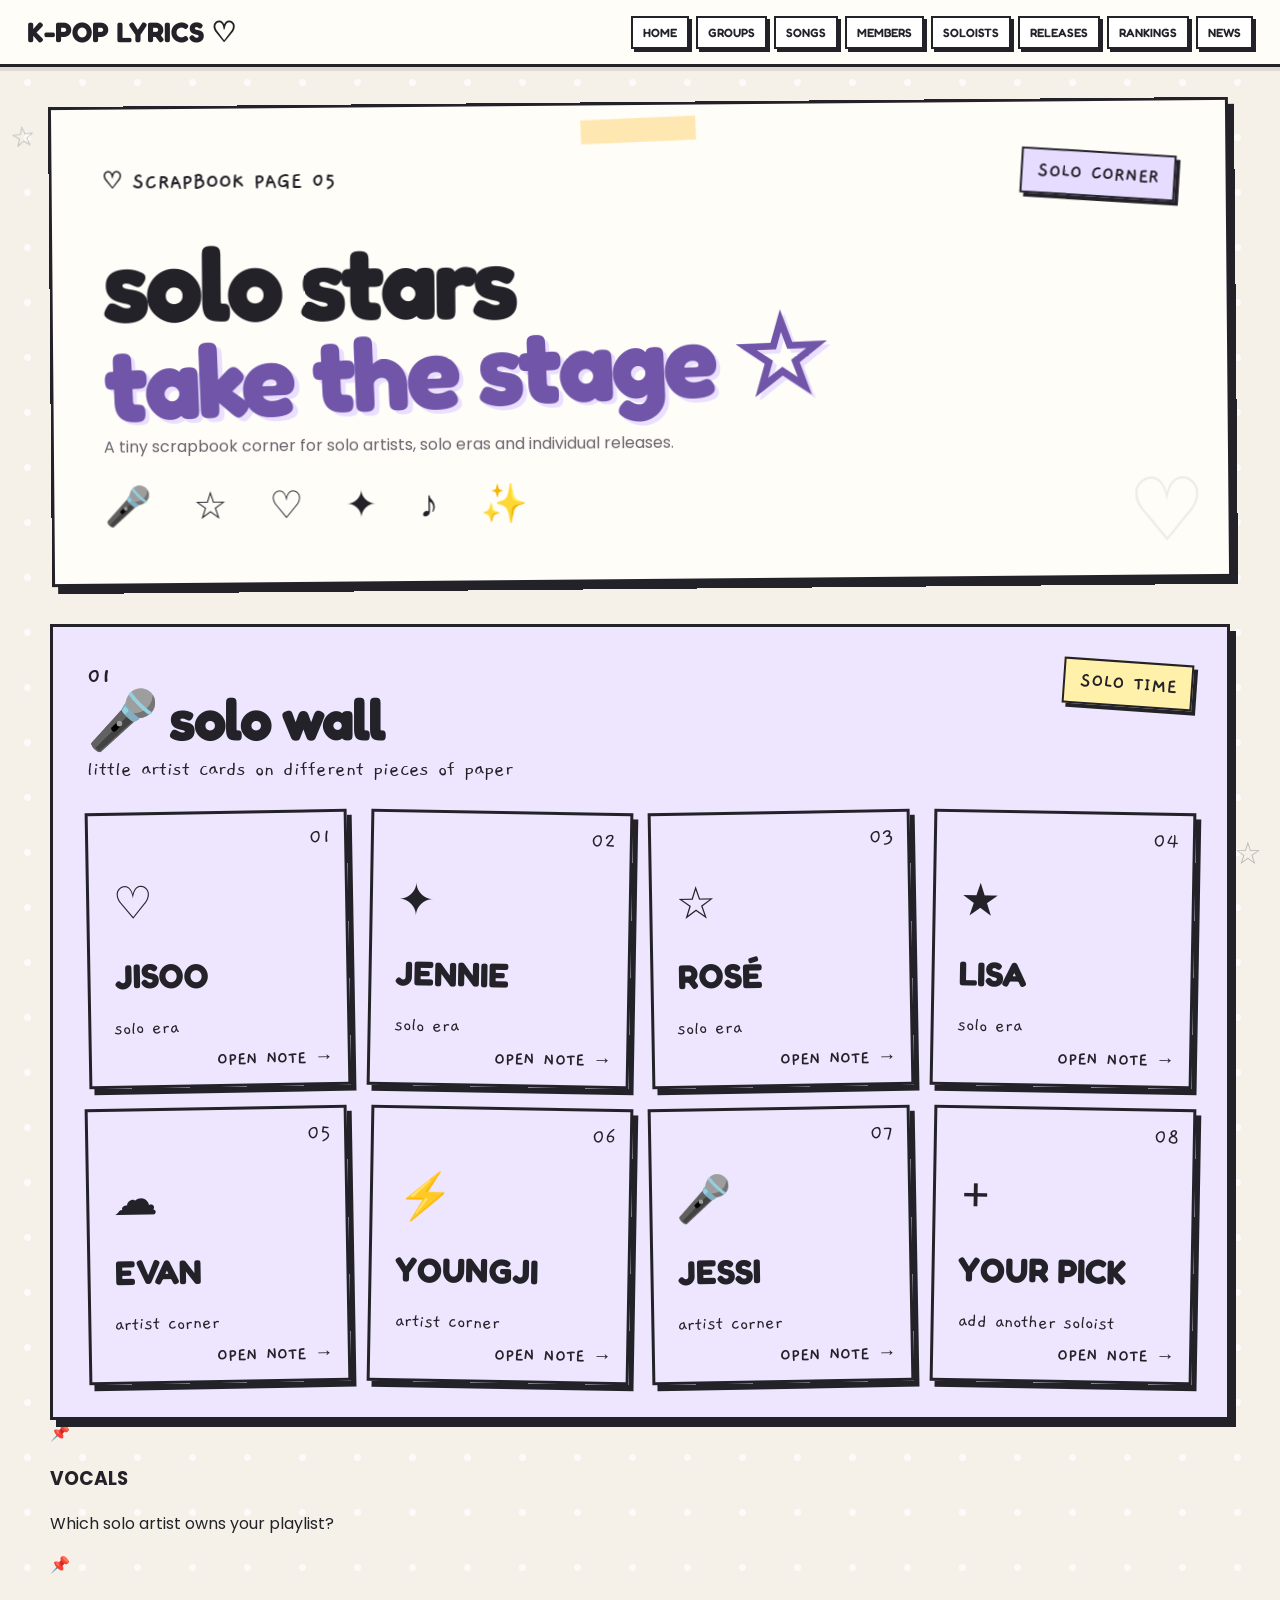
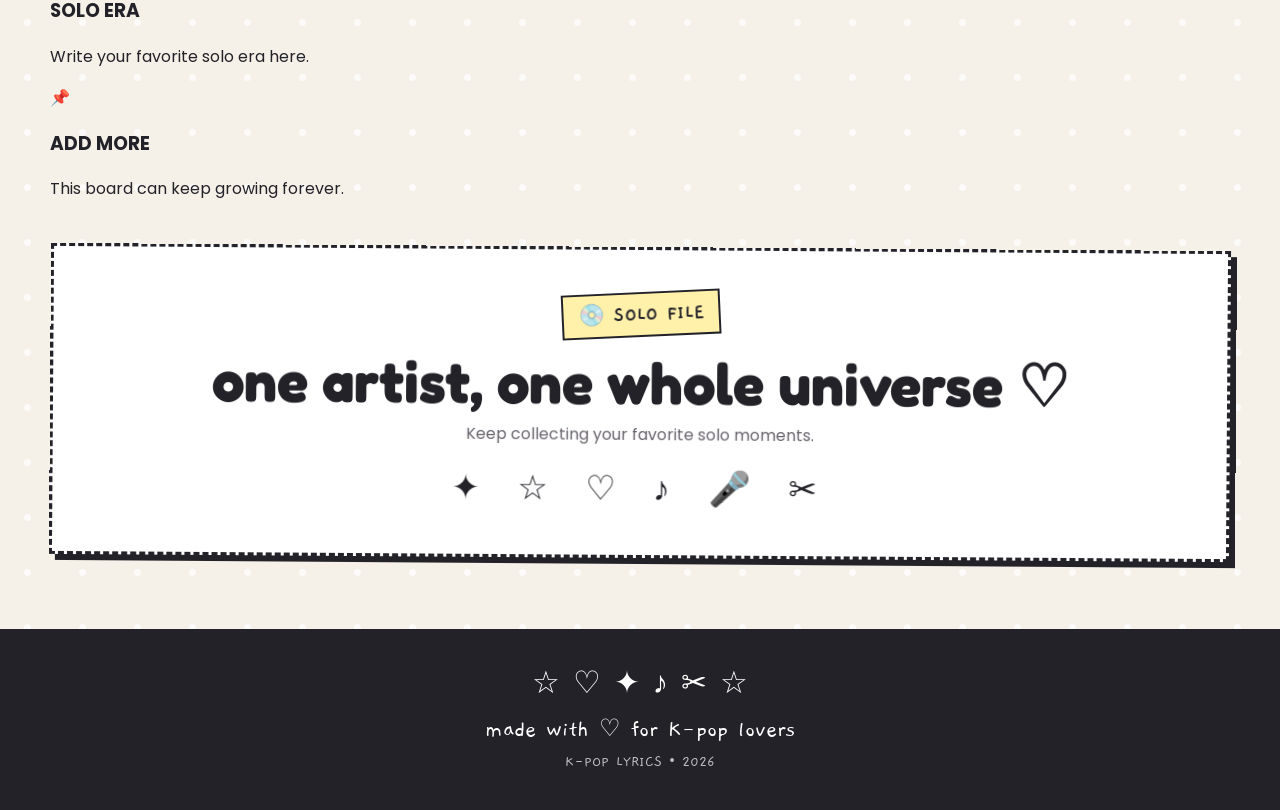
<file: soloists.html>
<!DOCTYPE html>
<html lang="en">
<head>
    <meta charset="UTF-8">
    <meta name="viewport" content="width=device-width, initial-scale=1.0">
    <title>Soloists • K-POP LYRICS ♡</title>
    <link rel="stylesheet" href="style.css">
</head>

<body>

<header>
    <div class="logo">K-POP LYRICS ♡</div>

    <nav>
        <a href="index.html">HOME</a>
        <a href="groups.html">GROUPS</a>
        <a href="songs.html">SONGS</a>
        <a href="members.html">MEMBERS</a>
        <a href="soloists.html">SOLOISTS</a>
        <a href="releases.html">RELEASES</a>
        <a href="rankings.html">RANKINGS</a>
        <a href="news.html">NEWS</a>
    </nav>
</header>

<main>

    <section class="hero-box">
        <div class="hero-top">
            <div class="tiny-label">♡ SCRAPBOOK PAGE 05</div>
            <div class="sticker sticker-purple">SOLO CORNER</div>
        </div>

        <h1>
            solo stars<br>
            <span>take the stage ☆</span>
        </h1>

        <p class="hero-text">
            A tiny scrapbook corner for solo artists,
            solo eras and individual releases.
        </p>

        <div class="music-doodles">🎤 ☆ ♡ ✦ ♪ ✨</div>
    </section>

    <section class="section-box purple-box">

        <div class="section-heading">
            <div>
                <span class="paper-number">01</span>
                <h2>🎤 solo wall</h2>
                <p>little artist cards on different pieces of paper</p>
            </div>

            <div class="sticker sticker-yellow">SOLO TIME</div>
        </div>

        <div class="solo-grid">

            <article class="solo-card card-pink" onclick="openSolo('JISOO','♡ solo star')">
                <div class="solo-icon">♡</div>
                <span>01</span>
                <h3>JISOO</h3>
                <p>solo era</p>
                <b>OPEN NOTE →</b>
            </article>

            <article class="solo-card card-blue" onclick="openSolo('JENNIE','✦ solo star')">
                <div class="solo-icon">✦</div>
                <span>02</span>
                <h3>JENNIE</h3>
                <p>solo era</p>
                <b>OPEN NOTE →</b>
            </article>

            <article class="solo-card card-yellow" onclick="openSolo('ROSÉ','☆ solo star')">
                <div class="solo-icon">☆</div>
                <span>03</span>
                <h3>ROSÉ</h3>
                <p>solo era</p>
                <b>OPEN NOTE →</b>
            </article>

            <article class="solo-card card-purple" onclick="openSolo('LISA','★ solo star')">
                <div class="solo-icon">★</div>
                <span>04</span>
                <h3>LISA</h3>
                <p>solo era</p>
                <b>OPEN NOTE →</b>
            </article>

            <article class="solo-card card-green" onclick="openSolo('EVAN','☁ artist note')">
                <div class="solo-icon">☁</div>
                <span>05</span>
                <h3>EVAN</h3>
                <p>artist corner</p>
                <b>OPEN NOTE →</b>
            </article>

            <article class="solo-card card-pink" onclick="openSolo('YOUNGJI','⚡ artist note')">
                <div class="solo-icon">⚡</div>
                <span>06</span>
                <h3>YOUNGJI</h3>
                <p>artist corner</p>
                <b>OPEN NOTE →</b>
            </article>

            <article class="solo-card card-blue" onclick="openSolo('JESSI','🎤 artist note')">
                <div class="solo-icon">🎤</div>
                <span>07</span>
                <h3>JESSI</h3>
                <p>artist corner</p>
                <b>OPEN NOTE →</b>
            </article>

            <article class="solo-card card-yellow" onclick="openSolo('YOUR PICK','♡ add your artist')">
                <div class="solo-icon">+</div>
                <span>08</span>
                <h3>YOUR PICK</h3>
                <p>add another soloist</p>
                <b>OPEN NOTE →</b>
            </article>

        </div>
    </section>

    <section class="sticky-section">

        <div class="cute-sticky yellow-sticky">
            📌
            <h3>VOCALS</h3>
            <p>Which solo artist owns your playlist?</p>
        </div>

        <div class="cute-sticky pink-sticky">
            📌
            <h3>SOLO ERA</h3>
            <p>Write your favorite solo era here.</p>
        </div>

        <div class="cute-sticky blue-sticky">
            📌
            <h3>ADD MORE</h3>
            <p>This board can keep growing forever.</p>
        </div>

    </section>

    <section class="final-note">
        <div class="final-sticker">💿 SOLO FILE</div>
        <h2>one artist, one whole universe ♡</h2>
        <p>
            Keep collecting your favorite solo moments.
        </p>
        <div class="final-doodles">✦ ☆ ♡ ♪ 🎤 ✂</div>
    </section>

</main>

<div class="solo-popup" id="soloPopup">

    <div class="solo-popup-paper">

        <button class="close-btn" onclick="closeSolo()">×</button>

        <div class="popup-label">♡ SOLOIST NOTE</div>

        <h2 id="soloName">NAME</h2>
        <p id="soloInfo"></p>

        <div class="popup-heart">☆ ♡ ☆</div>

        <div class="solo-note-text">
            Add your favorite solo songs, eras, performances,
            quotes and memories here.
        </div>

    </div>
</div>

<footer>
    <div class="footer-doodles">☆ ♡ ✦ ♪ ✂ ☆</div>
    made with ♡ for K-pop lovers
    <br>
    <span>K-POP LYRICS • 2026</span>
</footer>

<script>

function openSolo(name, info) {
    document.getElementById("soloName").textContent = name;
    document.getElementById("soloInfo").textContent = info;
    document.getElementById("soloPopup").classList.add("show");
}

function closeSolo() {
    document.getElementById("soloPopup").classList.remove("show");
}

window.onclick = function(event) {
    const popup = document.getElementById("soloPopup");

    if (event.target === popup) {
        closeSolo();
    }
};

</script>

</body>
</html>
</file>
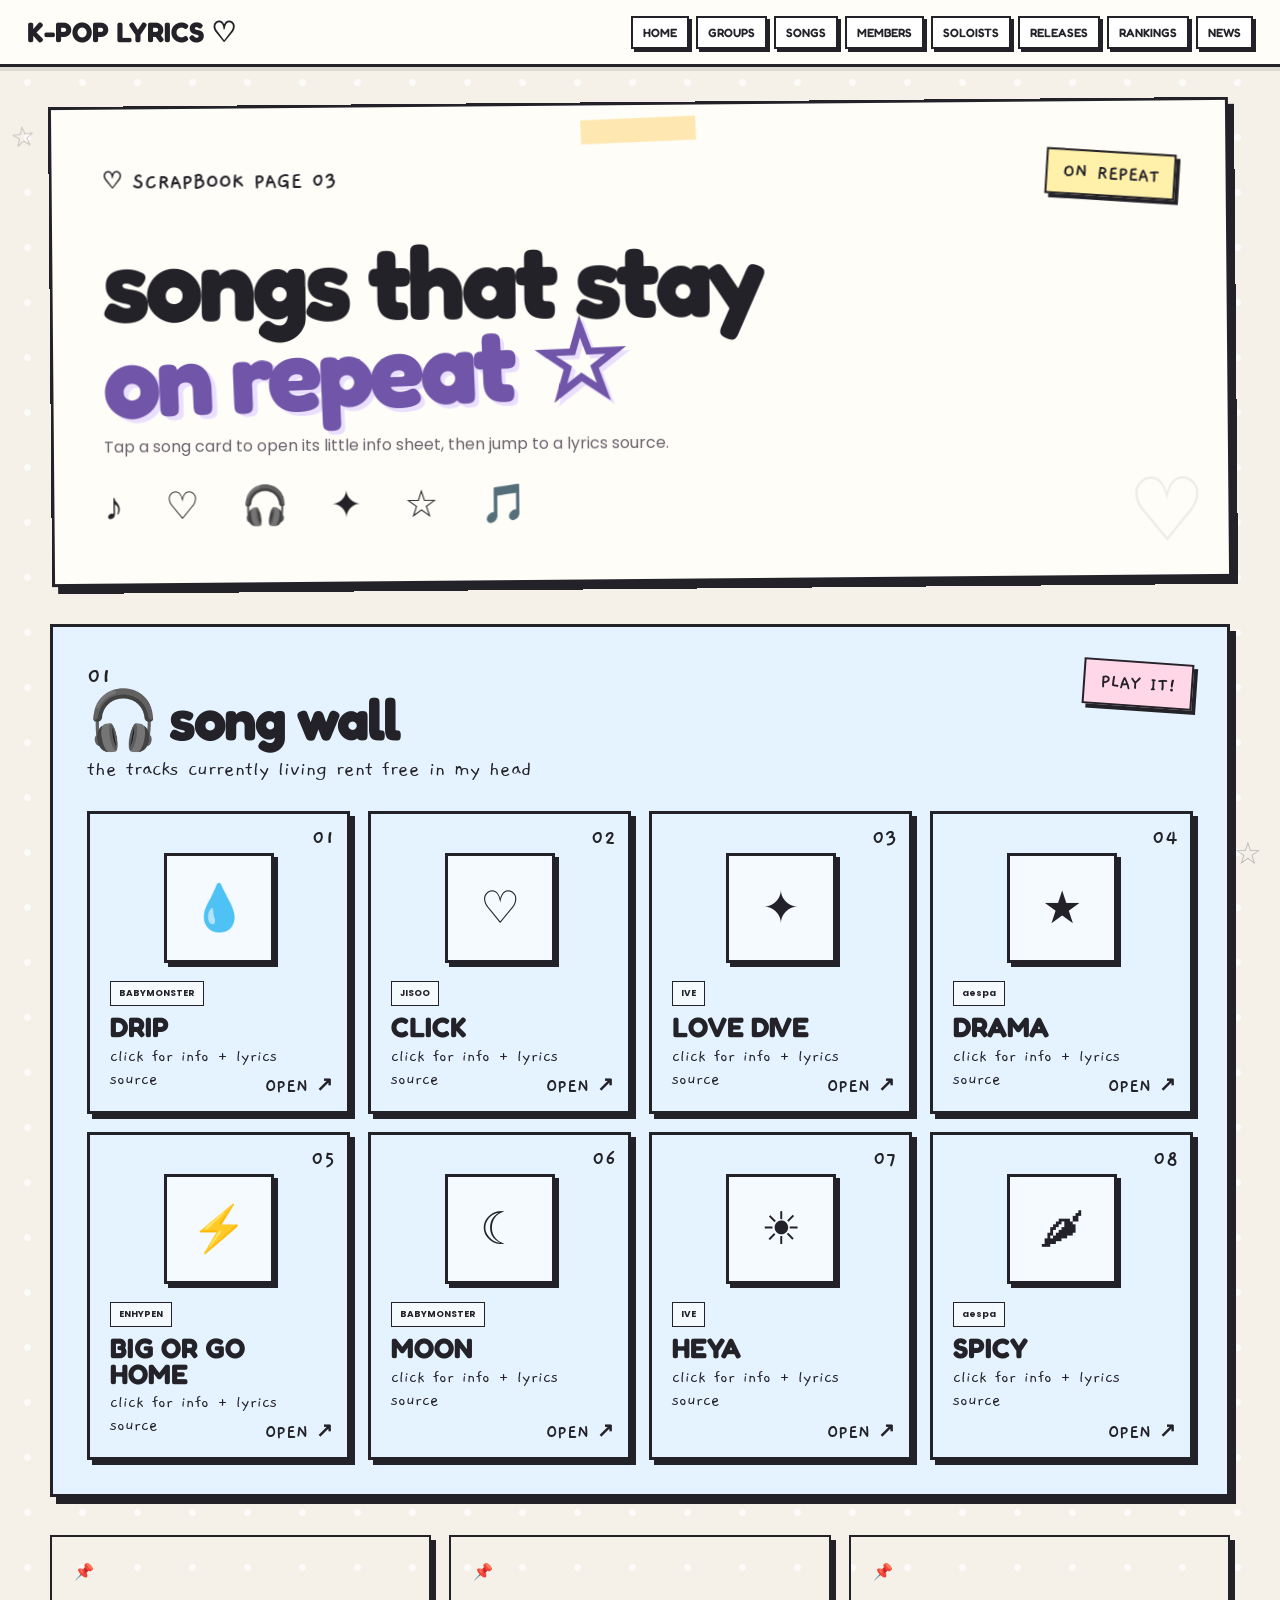
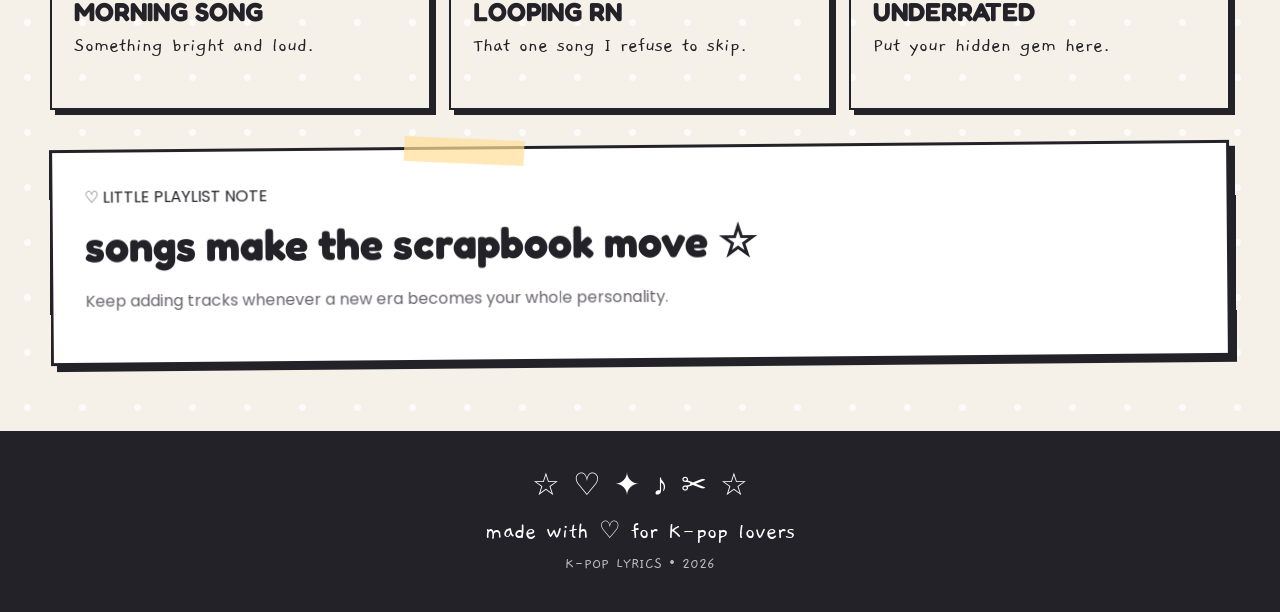
<file: songs.html>
<!DOCTYPE html>
<html lang="en">
<head>
    <meta charset="UTF-8">
    <meta name="viewport" content="width=device-width, initial-scale=1.0">
    <title>Songs • K-POP LYRICS ♡</title>
    <link rel="stylesheet" href="style.css">
</head>

<body>

<header>
    <div class="logo">K-POP LYRICS ♡</div>

    <nav>
        <a href="index.html">HOME</a>
        <a href="groups.html">GROUPS</a>
        <a href="songs.html">SONGS</a>
        <a href="members.html">MEMBERS</a>
        <a href="soloists.html">SOLOISTS</a>
        <a href="releases.html">RELEASES</a>
        <a href="rankings.html">RANKINGS</a>
        <a href="news.html">NEWS</a>
    </nav>
</header>

<main>

    <section class="hero-box songs-hero">
        <div class="hero-top">
            <div class="tiny-label">♡ SCRAPBOOK PAGE 03</div>
            <div class="sticker sticker-yellow">ON REPEAT</div>
        </div>

        <h1>
            songs that stay<br>
            <span>on repeat ☆</span>
        </h1>

        <p class="hero-text">
            Tap a song card to open its little info sheet,
            then jump to a lyrics source.
        </p>

        <div class="music-doodles">♪ ♡ 🎧 ✦ ☆ 🎵</div>
    </section>

    <section class="section-box blue-box">

        <div class="section-heading">
            <div>
                <span class="paper-number">01</span>
                <h2>🎧 song wall</h2>
                <p>the tracks currently living rent free in my head</p>
            </div>

            <div class="sticker sticker-pink">PLAY IT!</div>
        </div>

        <div class="song-wall">

            <article class="song-card-new card-pink"
                onclick="openSong('DRIP','BABYMONSTER','DRIP','November 1, 2024','Song')">
                <div class="song-card-number">01</div>
                <div class="song-cover-new">💧</div>
                <span class="song-tag">BABYMONSTER</span>
                <h3>DRIP</h3>
                <p>click for info + lyrics source</p>
                <div class="open-song">OPEN ↗</div>
            </article>

            <article class="song-card-new card-blue"
                onclick="openSong('CLICK','JISOO','AMORTAGE','February 14, 2025','Song')">
                <div class="song-card-number">02</div>
                <div class="song-cover-new">♡</div>
                <span class="song-tag">JISOO</span>
                <h3>CLICK</h3>
                <p>click for info + lyrics source</p>
                <div class="open-song">OPEN ↗</div>
            </article>

            <article class="song-card-new card-yellow"
                onclick="openSong('LOVE DIVE','IVE','LOVE DIVE','April 5, 2022','Song')">
                <div class="song-card-number">03</div>
                <div class="song-cover-new">✦</div>
                <span class="song-tag">IVE</span>
                <h3>LOVE DIVE</h3>
                <p>click for info + lyrics source</p>
                <div class="open-song">OPEN ↗</div>
            </article>

            <article class="song-card-new card-purple"
                onclick="openSong('DRAMA','aespa','Drama','November 10, 2023','Song')">
                <div class="song-card-number">04</div>
                <div class="song-cover-new">★</div>
                <span class="song-tag">aespa</span>
                <h3>DRAMA</h3>
                <p>click for info + lyrics source</p>
                <div class="open-song">OPEN ↗</div>
            </article>

            <article class="song-card-new card-green"
                onclick="openSong('BIG OR GO HOME','ENHYPEN','DIMENSION : DILEMMA','October 12, 2021','Song')">
                <div class="song-card-number">05</div>
                <div class="song-cover-new">⚡</div>
                <span class="song-tag">ENHYPEN</span>
                <h3>BIG OR GO HOME</h3>
                <p>click for info + lyrics source</p>
                <div class="open-song">OPEN ↗</div>
            </article>

            <article class="song-card-new card-pink"
                onclick="openSong('MOON','BABYMONSTER','DRIP','November 1, 2024','Song')">
                <div class="song-card-number">06</div>
                <div class="song-cover-new">☾</div>
                <span class="song-tag">BABYMONSTER</span>
                <h3>MOON</h3>
                <p>click for info + lyrics source</p>
                <div class="open-song">OPEN ↗</div>
            </article>

            <article class="song-card-new card-blue"
                onclick="openSong('HEYA','IVE','IVE SWITCH','April 29, 2024','Song')">
                <div class="song-card-number">07</div>
                <div class="song-cover-new">☀</div>
                <span class="song-tag">IVE</span>
                <h3>HEYA</h3>
                <p>click for info + lyrics source</p>
                <div class="open-song">OPEN ↗</div>
            </article>

            <article class="song-card-new card-yellow"
                onclick="openSong('SPICY','aespa','MY WORLD','May 8, 2023','Song')">
                <div class="song-card-number">08</div>
                <div class="song-cover-new">🌶</div>
                <span class="song-tag">aespa</span>
                <h3>SPICY</h3>
                <p>click for info + lyrics source</p>
                <div class="open-song">OPEN ↗</div>
            </article>

        </div>
    </section>

    <section class="song-sticky-section">

        <div class="cute-song-note yellow-sticky">
            📌
            <h3>MORNING SONG</h3>
            <p>Something bright and loud.</p>
        </div>

        <div class="cute-song-note pink-sticky">
            📌
            <h3>LOOPING RN</h3>
            <p>That one song I refuse to skip.</p>
        </div>

        <div class="cute-song-note blue-sticky">
            📌
            <h3>UNDERRATED</h3>
            <p>Put your hidden gem here.</p>
        </div>

    </section>

    <section class="playlist-box">
        <div class="playlist-tape"></div>
        <span>♡ LITTLE PLAYLIST NOTE</span>
        <h2>songs make the scrapbook move ☆</h2>
        <p>
            Keep adding tracks whenever a new era becomes your whole personality.
        </p>
    </section>

</main>

<div class="song-popup" id="songPopup">

    <div class="song-popup-paper">

        <button class="close-btn" onclick="closeSong()">×</button>

        <div class="popup-label">♡ SONG INFO SHEET</div>

        <h2 id="popupSongTitle">SONG</h2>
        <p class="popup-artist" id="popupSongArtist"></p>

        <div class="song-info-grid">
            <div>
                <span>ALBUM</span>
                <strong id="popupSongAlbum"></strong>
            </div>

            <div>
                <span>RELEASE</span>
                <strong id="popupSongRelease"></strong>
            </div>

            <div>
                <span>TYPE</span>
                <strong id="popupSongType"></strong>
            </div>

            <div>
                <span>ARTIST</span>
                <strong id="popupSongArtist2"></strong>
            </div>
        </div>

        <div class="popup-section-title">♡ ABOUT</div>

        <div class="about-song">
            This card is a scrapbook-style place for your song notes,
            memories, favorite performances and facts.
        </div>

        <div class="popup-section-title">🎧 LYRICS</div>

        <div class="lyrics-box">
            Full copyrighted lyrics are not stored here.
            Use the button below to open a lyrics source.
        </div>

        <a
            id="lyricsSource"
            class="lyrics-link"
            href="#"
            target="_blank"
            rel="noopener">
            OPEN LYRICS SOURCE ↗
        </a>

    </div>
</div>

<footer>
    <div class="footer-doodles">☆ ♡ ✦ ♪ ✂ ☆</div>
    made with ♡ for K-pop lovers
    <br>
    <span>K-POP LYRICS • 2026</span>
</footer>

<script>
function openSong(title, artist, album, release, type) {

    document.getElementById("popupSongTitle").textContent = title;
    document.getElementById("popupSongArtist").textContent = artist;

    document.getElementById("popupSongAlbum").textContent = album;
    document.getElementById("popupSongRelease").textContent = release;
    document.getElementById("popupSongType").textContent = type;
    document.getElementById("popupSongArtist2").textContent = artist;

    const search = encodeURIComponent(title + " " + artist + " lyrics");

    document.getElementById("lyricsSource").href =
        "https://www.google.com/search?q=" + search;

    document.getElementById("songPopup").classList.add("show");
}

function closeSong() {
    document.getElementById("songPopup").classList.remove("show");
}

window.onclick = function(event) {
    const popup = document.getElementById("songPopup");

    if (event.target === popup) {
        closeSong();
    }
};
</script>

</body>
</html>
</file>
<file: style.css>
@import url('https://fonts.googleapis.com/css2?family=Fredoka:wght@400;500;600;700&family=Gaegu:wght@400;700&family=Poppins:wght@400;500;600;700&display=swap');


/* =========================================================
   GLOBAL
========================================================= */

:root {
    --pink: #ffd7e7;
    --blue: #d9efff;
    --yellow: #fff0aa;
    --purple: #e6dcff;
    --green: #d9f2d4;

    --pink-dark: #efabc8;
    --blue-dark: #a9d8f7;
    --yellow-dark: #ecd16d;
    --purple-dark: #bea8e8;
    --green-dark: #a9d69e;

    --cream: #f5f0e8;
    --paper: #fffdf8;

    --ink: #242229;
    --muted: #69636d;

    --shadow: 6px 7px 0 var(--ink);
}

* {
    box-sizing: border-box;
}

html {
    scroll-behavior: smooth;
}

body {
    margin: 0;
    color: var(--ink);
    background:
        radial-gradient(
            circle,
            rgba(255,255,255,.75) 0 3px,
            transparent 4px
        ),
        var(--cream);
    background-size: 55px 55px;
    font-family: "Poppins", sans-serif;
    overflow-x: hidden;
}


/* =========================================================
   BACKGROUND DOODLES
========================================================= */

body::before {
    content: "☆  ♡  ✦  ♪  ✂  ★";
    position: fixed;
    top: 110px;
    left: 10px;
    font-family: "Gaegu", cursive;
    font-size: 28px;
    opacity: .28;
    pointer-events: none;
    transform: rotate(-7deg);
    animation: doodleFloat 4s ease-in-out infinite;
    z-index: -1;
}

body::after {
    content: "♡ ✦ ☆";
    position: fixed;
    right: 18px;
    bottom: 25px;
    font-family: "Gaegu", cursive;
    font-size: 31px;
    opacity: .28;
    pointer-events: none;
    animation: doodleFloat 5s ease-in-out infinite reverse;
    z-index: -1;
}


/* =========================================================
   HEADER
========================================================= */

header {
    position: sticky;
    top: 0;
    z-index: 4000;

    display: flex;
    align-items: center;
    justify-content: space-between;

    gap: 20px;
    padding: 15px 27px;

    background: rgba(255,253,248,.96);
    border-bottom: 3px solid var(--ink);
    box-shadow: 0 4px 0 rgba(36,34,41,.1);

    animation: headerDrop .6s ease both;
}

.logo {
    font-family: "Fredoka", sans-serif;
    font-size: 28px;
    font-weight: 700;
    white-space: nowrap;
}

nav {
    display: flex;
    flex-wrap: wrap;
    justify-content: flex-end;
    gap: 7px;
}

nav a {
    color: var(--ink);
    text-decoration: none;

    padding: 7px 10px;

    background: white;
    border: 2px solid var(--ink);
    box-shadow: 3px 3px 0 var(--ink);

    font-family: "Fredoka", sans-serif;
    font-size: 12px;
    font-weight: 600;

    transition: .2s ease;
}

nav a:hover {
    background: var(--yellow);
    transform: translate(-2px,-2px) rotate(-2deg);
}


/* =========================================================
   MAIN
========================================================= */

main {
    width: min(1180px, calc(100% - 30px));
    margin: 35px auto 70px;
}


/* =========================================================
   HERO
========================================================= */

.hero-box {
    position: relative;
    overflow: hidden;

    padding: 50px;

    background: var(--paper);

    border: 3px solid var(--ink);
    box-shadow: var(--shadow);

    transform: rotate(-.5deg);

    animation: heroIn .7s ease both;
}

.hero-box::before {
    content: "";
    position: absolute;
    left: 50%;
    top: 13px;

    width: 115px;
    height: 24px;

    background: rgba(255,222,147,.7);

    transform: translateX(-50%) rotate(-2deg);
}

.hero-box::after {
    content: "♡";

    position: absolute;
    right: 22px;
    bottom: 2px;

    font-family: "Gaegu", cursive;
    font-size: 88px;
    opacity: .08;
}

.hero-top {
    display: flex;
    align-items: center;
    justify-content: space-between;
    gap: 20px;
}

.tiny-label {
    display: inline-block;

    font-family: "Gaegu", cursive;
    font-size: 23px;
    font-weight: 700;
}

.sticker {
    display: inline-block;

    padding: 8px 15px;

    border: 2px solid var(--ink);
    box-shadow: 4px 4px 0 var(--ink);

    font-family: "Gaegu", cursive;
    font-size: 21px;
    font-weight: 700;

    transform: rotate(4deg);

    animation: stickerFloat 3s ease-in-out infinite;
}

.sticker-pink {
    background: var(--pink);
}

.sticker-blue {
    background: var(--blue);
}

.sticker-yellow {
    background: var(--yellow);
}

.sticker-purple {
    background: var(--purple);
}

.sticker-green {
    background: var(--green);
}

.hero-box h1 {
    margin: 34px 0 18px;

    font-family: "Fredoka", sans-serif;
    font-size: clamp(55px, 8vw, 105px);
    line-height: .86;
    letter-spacing: -4px;
}

.hero-box h1 span {
    display: inline-block;

    color: #7055a8;

    text-shadow: 4px 4px 0 #eadfff;

    transform: rotate(-2deg);
}

.hero-text {
    max-width: 700px;

    color: var(--muted);

    font-size: 16px;
    line-height: 1.8;
}

.music-doodles {
    margin-top: 22px;

    font-family: "Gaegu", cursive;
    font-size: 38px;
    letter-spacing: 13px;

    animation: doodleMove 4s ease-in-out infinite;
}


/* =========================================================
   NORMAL SECTION BOXES
========================================================= */

.section-box {
    position: relative;

    margin-top: 42px;
    padding: 34px;

    border: 3px solid var(--ink);
    box-shadow: var(--shadow);
}

.pink-box {
    background: #ffe7f0;
}

.blue-box {
    background: #e4f3ff;
}

.yellow-box {
    background: #fff4c7;
}

.purple-box {
    background: #eee6ff;
}

.green-box {
    background: #e2f3de;
}

.section-heading {
    display: flex;
    align-items: flex-start;
    justify-content: space-between;

    gap: 20px;
    margin-bottom: 28px;
}

.paper-number {
    font-family: "Gaegu", cursive;
    font-size: 25px;
    font-weight: 700;
}

.section-heading h2 {
    margin: 0;

    font-family: "Fredoka", sans-serif;
    font-size: clamp(35px, 5vw, 58px);
    line-height: .95;
    letter-spacing: -2px;
}

.section-heading p {
    margin: 8px 0 0;

    font-family: "Gaegu", cursive;
    font-size: 22px;
}


/* =========================================================
   INDEX — STICKY NOTES
========================================================= */

.sticky-container {
    display: grid;
    grid-template-columns: repeat(4, 1fr);
    gap: 18px;
}

.sticky-note {
    position: relative;
    min-height: 200px;

    padding: 22px;

    border: 2px solid var(--ink);
    box-shadow: 5px 5px 0 var(--ink);

    transition: .25s;
}

.sticky-note:nth-child(1) {
    transform: rotate(-2deg);
}

.sticky-note:nth-child(2) {
    transform: rotate(2deg);
}

.sticky-note:nth-child(3) {
    transform: rotate(-1deg);
}

.sticky-note:nth-child(4) {
    transform: rotate(2deg);
}

.sticky-note:hover {
    transform: translateY(-7px) rotate(0);
}

.yellow-note {
    background: var(--yellow);
}

.pink-note {
    background: var(--pink);
}

.blue-note {
    background: var(--blue);
}

.purple-note {
    background: var(--purple);
}

.sticky-note h3 {
    margin: 12px 0 7px;

    font-family: "Fredoka", sans-serif;
    font-size: 26px;
}

.sticky-note p {
    margin: 0;

    font-family: "Gaegu", cursive;
    font-size: 21px;
    line-height: 1.1;
}

.pin {
    font-size: 20px;
}

.tiny-doodle {
    margin-top: 15px;

    font-family: "Gaegu", cursive;
    font-size: 28px;
}


/* =========================================================
   INDEX — EXPLORE
   THIS WAS MISSING
========================================================= */

.explore-grid {
    display: grid;

    grid-template-columns:
        repeat(4, 1fr);

    gap: 18px;
}

.explore-card {
    position: relative;

    display: block;

    min-height: 215px;

    padding: 24px;

    color: var(--ink);
    text-decoration: none;

    border: 3px solid var(--ink);
    box-shadow: 5px 5px 0 var(--ink);

    transition: .25s ease;
}

.explore-card:hover {
    transform:
        translateY(-7px)
        rotate(-1deg);
}

.explore-icon {
    font-size: 40px;
}

.explore-title {
    margin-top: 16px;

    font-family: "Fredoka", sans-serif;

    font-size: 29px;
    font-weight: 700;
}

.explore-text {
    margin-top: 8px;

    font-family: "Gaegu", cursive;

    font-size: 21px;
    line-height: 1.1;
}

.mini-tape {
    position: absolute;

    right: 13px;
    bottom: 13px;

    padding: 5px 9px;

    background: rgba(255,255,255,.7);

    border: 1px solid var(--ink);

    font-family: "Gaegu", cursive;
    font-size: 17px;
    font-weight: 700;

    transform: rotate(-3deg);
}


/* =========================================================
   INDEX — CUTOUTS
========================================================= */

.cutout-wall {
    display: flex;

    flex-wrap: wrap;

    justify-content: center;

    gap: 16px;

    padding: 10px;
}

.cutout {
    padding: 13px 21px;

    border: 2px solid var(--ink);
    box-shadow: 4px 4px 0 var(--ink);

    font-family: "Fredoka", sans-serif;
    font-size: 24px;

    transition: .2s;
}

.cutout:nth-child(odd) {
    transform: rotate(-2deg);
}

.cutout:nth-child(even) {
    transform: rotate(2deg);
}

.cutout:hover {
    transform: translateY(-5px) rotate(0);
}

.pink-cutout {
    background: var(--pink);
}

.blue-cutout {
    background: var(--blue);
}

.yellow-cutout {
    background: var(--yellow);
}

.purple-cutout {
    background: var(--purple);
}

.green-cutout {
    background: var(--green);
}


/* =========================================================
   GROUPS — CLEAN COLLAGE
========================================================= */

.group-collage-section {
    position: relative;

    margin-top: 45px;
    padding: 35px;

    background: #fff7df;

    border: 3px solid var(--ink);
    box-shadow: 7px 8px 0 var(--ink);
}

.collage-heading {
    display: flex;
    align-items: flex-start;
    justify-content: space-between;

    gap: 20px;
    margin-bottom: 35px;
}

.collage-heading h2 {
    margin: 0;

    font-family: "Fredoka", sans-serif;
    font-size: clamp(40px, 6vw, 65px);
    line-height: .9;
}

.collage-heading p {
    margin: 8px 0 0;

    font-family: "Gaegu", cursive;
    font-size: 23px;
}

.hand-sticker {
    padding: 10px 16px;

    border: 2px solid var(--ink);
    box-shadow: 4px 4px 0 var(--ink);

    font-family: "Gaegu", cursive;
    font-size: 21px;
    font-weight: 700;

    transform: rotate(4deg);
}

.hand-sticker.yellow {
    background: var(--yellow);
}

.group-collage {
    display: grid;

    grid-template-columns:
        repeat(4, 1fr);

    gap: 28px 22px;

    align-items: start;
}

.group-piece {
    position: relative;

    min-height: 325px;

    padding: 24px 20px;

    border: 3px solid var(--ink);
    box-shadow: 6px 7px 0 var(--ink);

    cursor: pointer;

    transition:
        transform .22s ease,
        box-shadow .22s ease;
}

.group-piece:hover {
    transform:
        translateY(-7px)
        rotate(0deg) !important;

    box-shadow:
        8px 10px 0 var(--ink);
}

.group-featured {
    grid-column: span 2;
    grid-row: span 2;

    min-height: 500px;

    padding: 38px;
}

.piece-pink {
    background: var(--pink);
}

.piece-blue {
    background: var(--blue);
}

.piece-yellow {
    background: var(--yellow);
}

.piece-purple {
    background: var(--purple);
}

.piece-green {
    background: var(--green);
}

.piece-tape {
    position: absolute;

    top: -13px;
    left: 50%;

    width: 105px;
    height: 27px;

    background: rgba(255,255,255,.68);

    transform:
        translateX(-50%)
        rotate(-2deg);

    z-index: 3;
}

.piece-number {
    position: absolute;

    top: 12px;
    left: 14px;

    font-family:
        "Gaegu",
        cursive;

    font-size: 25px;
    font-weight: 700;
}

.piece-stamp {
    position: absolute;

    top: 12px;
    right: 14px;

    padding: 5px 8px;

    background: rgba(255,255,255,.66);

    border: 2px solid var(--ink);

    font-family:
        "Gaegu",
        cursive;

    transform: rotate(4deg);
}

.piece-content {
    padding-top: 75px;
}

.piece-type {
    display: inline-block;

    padding: 6px 9px;

    background: rgba(255,255,255,.66);

    border: 2px solid var(--ink);

    font-size: 9px;
    font-weight: 700;
}

.group-piece h3 {
    margin: 16px 0 7px;

    font-family: "Fredoka", sans-serif;

    font-size:
        clamp(34px, 4vw, 48px);

    line-height: .88;

    letter-spacing: -2px;
}

.group-featured h3 {
    font-size:
        clamp(58px, 7vw, 90px);
}

.group-company,
.group-piece > p {
    font-family: "Gaegu", cursive;

    font-size: 20px;

    font-weight: 700;
}

.piece-info-row {
    display: flex;
    flex-wrap: wrap;

    gap: 9px;

    margin-top: 24px;
}

.piece-info-row > div {
    padding: 9px;

    background:
        rgba(255,255,255,.66);

    border: 2px solid var(--ink);
}

.piece-info-row small {
    display: block;
    font-size: 8px;
}

.piece-info-row b {
    font-family:
        "Fredoka",
        sans-serif;
}

.piece-icon {
    margin-top: 27px;
    font-size: 45px;
}

.mini-label {
    display: inline-block;

    margin-top: 40px;

    padding: 4px 7px;

    background:
        rgba(255,255,255,.65);

    border: 1px solid var(--ink);

    font-family:
        "Gaegu",
        cursive;

    font-size: 16px;
    font-weight: 700;
}

.tiny-fact {
    display: flex;
    gap: 8px;

    margin-top: 18px;
}

.tiny-fact b,
.tiny-fact span {
    padding: 6px 8px;

    background:
        rgba(255,255,255,.66);

    border: 1px solid var(--ink);

    font-size: 10px;
}

.little-tape-note,
.floating-note {
    position: absolute;

    right: -14px;
    bottom: 52px;

    padding: 9px 12px;

    background: white;

    border: 2px solid var(--ink);
    box-shadow: 4px 4px 0 var(--ink);

    font-family:
        "Gaegu",
        cursive;

    font-size: 18px;
    font-weight: 700;

    transform: rotate(4deg);

    z-index: 5;
}

.yellow-note {
    background: var(--yellow);
}

.blue-note {
    background: var(--blue);
}

.pink-note {
    background: var(--pink);
}

.floating-note {
    width: 145px;
    min-height: 100px;
}

.floating-note strong {
    display: block;

    font-family:
        "Fredoka",
        sans-serif;

    font-size: 14px;
}

.floating-note span {
    display: block;
    margin-top: 4px;
}

.piece-open {
    position: absolute;

    left: 20px;
    bottom: 17px;

    padding: 8px 12px;

    color: var(--ink);

    background: white;

    border: 2px solid var(--ink);
    box-shadow: 3px 3px 0 var(--ink);

    font-family:
        "Gaegu",
        cursive;

    font-size: 19px;
    font-weight: 700;

    cursor: pointer;
}

.piece-open:hover {
    background: var(--pink);
    transform: translateY(-2px);
}


/* =========================================================
   GROUP RANDOM NOTES
========================================================= */

.group-note-wall,
.group-note-wall-new {
    display: grid;

    grid-template-columns:
        repeat(3, 1fr);

    gap: 20px;
}

.big-sticky,
.group-sticky-new {
    min-height: 205px;

    padding: 21px;

    border: 2px solid var(--ink);
    box-shadow: 5px 5px 0 var(--ink);
}

.big-sticky:nth-child(1),
.group-sticky-new:nth-child(1) {
    transform: rotate(-2deg);
}

.big-sticky:nth-child(2),
.group-sticky-new:nth-child(2) {
    transform: rotate(2deg);
}

.big-sticky:nth-child(3),
.group-sticky-new:nth-child(3) {
    transform: rotate(-1deg);
}

.big-sticky:nth-child(4) {
    transform: rotate(2deg);
}

.big-sticky h3,
.group-sticky-new h3 {
    margin: 12px 0 7px;

    font-family:
        "Fredoka",
        sans-serif;

    font-size:
        24px;
}

.big-sticky p,
.group-sticky-new p {
    margin: 0;

    font-family:
        "Gaegu",
        cursive;

    font-size:
        22px;

    line-height:
        1.05;
}

.big-sticky small,
.group-sticky-new small {
    display: block;

    margin-top: 15px;

    font-family:
        "Gaegu",
        cursive;

    font-size: 17px;
}


/* =========================================================
   MEMBERS
   FORCE ALL PHOTOS INTO PROPER ROWS
========================================================= */

.member-group-section {
    position: relative;

    margin-top: 44px;
    padding: 30px;

    border: 3px solid var(--ink);
    box-shadow: 7px 8px 0 var(--ink);
}

.member-group-section.group-pink {
    background: #ffe5ee;
}

.member-group-section.group-blue {
    background: #e2f2ff;
}

.member-group-section.group-yellow {
    background: #fff3c2;
}

.member-group-section.group-purple {
    background: #eee5ff;
}

.member-group-section.group-green {
    background: #e2f3de;
}

.member-group-heading {
    display: flex;

    justify-content: space-between;
    align-items: flex-start;

    gap: 20px;

    margin-bottom: 30px;
}

.member-group-heading h2 {
    margin: 0;

    font-family:
        "Fredoka",
        sans-serif;

    font-size:
        clamp(
            38px,
            5vw,
            62px
        );

    line-height: .9;
}

.member-group-heading p {
    margin: 7px 0 0;

    font-family:
        "Gaegu",
        cursive;

    font-size: 21px;
}

.member-paper-number {
    font-family:
        "Gaegu",
        cursive;

    font-size: 24px;

    font-weight: 700;
}

.member-heading-right {
    display: flex;

    flex-direction: column;

    align-items: flex-end;

    gap: 10px;
}

.member-group-count {
    padding: 9px 12px;

    background: white;

    border: 2px solid var(--ink);
    box-shadow: 3px 3px 0 var(--ink);

    font-family:
        "Fredoka",
        sans-serif;

    font-size: 12px;

    transform: rotate(2deg);
}

.member-source {
    color: var(--ink);
    text-decoration: none;

    padding: 5px 8px;

    background: rgba(255,255,255,.65);

    border: 1px solid var(--ink);

    font-family:
        "Gaegu",
        cursive;

    font-size: 17px;

    font-weight: 700;
}


/* IMPORTANT: HORIZONTAL PHOTO ROWS */

.member-photo-grid {
    display: grid;

    grid-template-columns:
        repeat(7, minmax(0, 1fr));

    gap: 15px;

    width: 100%;

    align-items: start;
}

.member-photo-card {
    position: relative;

    width: 100%;

    min-width: 0;

    padding:
        10px 8px 13px;

    background:
        rgba(255,255,255,.76);

    border: 2px solid var(--ink);

    box-shadow:
        4px 5px 0 var(--ink);

    cursor: pointer;

    transition:
        transform .2s ease;
}

.member-photo-card:nth-child(odd) {
    transform: rotate(-1deg);
}

.member-photo-card:nth-child(even) {
    transform: rotate(1deg);
}

.member-photo-card:hover {
    transform:
        translateY(-7px)
        rotate(0);
}

.member-card-tape {
    position: absolute;

    top: -10px;
    left: 50%;

    width: 63px;
    height: 20px;

    background:
        rgba(255,255,255,.72);

    transform:
        translateX(-50%)
        rotate(-2deg);

    z-index: 4;
}

.member-card-number {
    position: absolute;

    top: 6px;
    right: 7px;

    font-family:
        "Gaegu",
        cursive;

    font-size: 17px;
    font-weight: 700;

    z-index: 4;
}

.member-image-wrap {
    width: 100%;
    aspect-ratio: 1 / 1.18;

    overflow: hidden;

    border:
        2px solid var(--ink);

    background: #eeeae3;
}

.member-image-wrap img {
    display: block;

    width: 100%;
    height: 100%;

    object-fit: cover;

    transition:
        transform .25s ease;
}

.member-photo-card:hover
.member-image-wrap img {
    transform: scale(1.04);
}

.member-mini-label {
    display: inline-block;

    margin-top: 7px;

    padding: 3px 5px;

    background:
        rgba(255,255,255,.72);

    border: 1px solid var(--ink);

    font-size: 7px;
    font-weight: 700;
}

.member-photo-card h3 {
    margin:
        7px 0 2px;

    font-family:
        "Fredoka",
        sans-serif;

    font-size: 16px;

    line-height: .95;
}

.member-photo-card p {
    margin: 0;

    font-family:
        "Gaegu",
        cursive;

    font-size: 15px;

    line-height: 1;
}

.member-open {
    display: block;

    margin-top: 7px;

    text-align: right;

    font-family:
        "Gaegu",
        cursive;

    font-size: 14px;

    font-weight: 700;
}


/* =========================================================
   FORMER MEMBER
========================================================= */

.former-member-section {
    position: relative;

    margin-top: 44px;
    padding: 34px;

    background: #f0e8ff;

    border:
        3px dashed var(--ink);

    box-shadow:
        6px 7px 0 var(--ink);
}

.former-heading {
    display: flex;

    justify-content: space-between;
    align-items: flex-start;

    gap: 20px;

    margin-bottom:
        30px;
}

.former-heading h2 {
    margin:
        4px 0;

    font-family:
        "Fredoka",
        sans-serif;

    font-size:
        clamp(
            40px,
            5vw,
            58px
        );

    line-height:
        .9;
}

.former-heading p {
    margin:
        7px 0 0;

    font-family:
        "Gaegu",
        cursive;

    font-size:
        21px;
}

.sad-sticker {
    padding:
        11px 15px;

    background:
        var(--pink);

    border:
        2px solid var(--ink);

    box-shadow:
        4px 4px 0 var(--ink);

    font-family:
        "Fredoka",
        sans-serif;

    font-size:
        17px;

    transform:
        rotate(4deg);
}

.former-member-card {
    display:
        grid;

    grid-template-columns:
        240px 1fr;

    gap:
        30px;

    align-items:
        center;

    padding:
        25px;

    background:
        white;

    border:
        3px solid var(--ink);

    box-shadow:
        6px 6px 0 var(--ink);
}

.former-photo-wrap {
    position:
        relative;
}

.former-photo-wrap img {
    display:
        block;

    width:
        100%;

    aspect-ratio:
        1 / 1.2;

    object-fit:
        cover;

    background:
        #ece8e0;

    border:
        3px solid var(--ink);
}

.former-photo-note {
    position:
        absolute;

    left:
        -10px;

    bottom:
        10px;

    padding:
        6px 9px;

    background:
        var(--yellow);

    border:
        2px solid var(--ink);

    font-family:
        "Gaegu",
        cursive;

    font-size:
        17px;

    font-weight:
        700;

    transform:
        rotate(-4deg);
}

.former-label {
    display:
        inline-block;

    padding:
        5px 8px;

    background:
        var(--pink);

    border:
        2px solid var(--ink);

    font-size:
        9px;

    font-weight:
        700;
}

.former-info h3 {
    margin:
        15px 0 0;

    font-family:
        "Fredoka",
        sans-serif;

    font-size:
        clamp(
            55px,
            7vw,
            90px
        );

    line-height:
        .8;
}

.former-real-name {
    margin:
        8px 0;

    font-family:
        "Gaegu",
        cursive;

    font-size:
        24px;
}

.former-facts {
    display:
        flex;

    flex-wrap:
        wrap;

    gap:
        8px;

    margin-top:
        20px;
}

.former-facts span {
    padding:
        7px 9px;

    background:
        var(--blue);

    border:
        2px solid var(--ink);

    font-size:
        10px;

    font-weight:
        700;
}

.sad-note {
    width:
        min(
            340px,
            100%
        );

    margin-top:
        22px;

    padding:
        15px;

    background:
        var(--yellow);

    border:
        2px solid var(--ink);

    box-shadow:
        4px 4px 0 var(--ink);

    font-family:
        "Gaegu",
        cursive;

    font-size:
        23px;

    font-weight:
        700;

    transform:
        rotate(-2deg);
}

.sad-note p {
    margin:
        5px 0 0;

    font-size:
        19px;

    line-height:
        1.05;
}

.former-source {
    display:
        inline-block;

    margin-top:
        20px;

    padding:
        9px 12px;

    color:
        var(--ink);

    text-decoration:
        none;

    background:
        white;

    border:
        2px solid var(--ink);

    box-shadow:
        3px 3px 0 var(--ink);

    font-family:
        "Fredoka",
        sans-serif;
}


/* =========================================================
   MEMBER POPUP
========================================================= */

.member-popup,
.group-popup,
.song-popup,
.solo-popup,
.release-popup,
.news-popup {
    position:
        fixed;

    inset:
        0;

    display:
        none;

    align-items:
        center;

    justify-content:
        center;

    padding:
        20px;

    background:
        rgba(36,34,41,.58);

    z-index:
        7000;
}

.member-popup.show,
.group-popup.show,
.song-popup.show,
.solo-popup.show,
.release-popup.show,
.news-popup.show {
    display:
        flex;
}

.member-popup-paper,
.group-popup-paper,
.song-popup-paper,
.solo-popup-paper,
.release-popup-paper,
.news-popup-paper {
    position:
        relative;

    width:
        min(
            750px,
            100%
        );

    max-height:
        88vh;

    overflow-y:
        auto;

    padding:
        35px;

    background:
        var(--paper);

    border:
        3px solid var(--ink);

    box-shadow:
        8px 8px 0 var(--ink);

    animation:
        popupIn .25s ease both;
}

.member-popup-paper {
    display:
        grid;

    grid-template-columns:
        210px 1fr;

    gap:
        30px;

    align-items:
        center;
}

.popup-member-left {
    position:
        relative;
}

.popup-member-left img {
    width:
        100%;

    aspect-ratio:
        1 / 1.2;

    object-fit:
        cover;

    border:
        3px solid var(--ink);
}

.popup-photo-label {
    position:
        absolute;

    left:
        -9px;

    bottom:
        10px;

    padding:
        5px 8px;

    background:
        var(--yellow);

    border:
        2px solid var(--ink);

    font-family:
        "Gaegu",
        cursive;

    font-size:
        16px;

    transform:
        rotate(-4deg);
}

.popup-label {
    font-family:
        "Gaegu",
        cursive;

    font-size:
        21px;

    font-weight:
        700;
}

.member-popup-paper h2,
.group-popup-paper h2,
.song-popup-paper h2,
.solo-popup-paper h2,
.release-popup-paper h2,
.news-popup-paper h2 {
    margin:
        8px 0;

    font-family:
        "Fredoka",
        sans-serif;

    font-size:
        clamp(
            45px,
            8vw,
            75px
        );

    line-height:
        .88;
}

.popup-member-group {
    margin:
        0;

    font-family:
        "Gaegu",
        cursive;

    font-size:
        25px;
}

.popup-info {
    display:
        grid;

    gap:
        10px;

    margin-top:
        20px;
}

.popup-info p {
    display:
        flex;

    justify-content:
        space-between;

    gap:
        15px;

    margin:
        0;

    padding:
        12px;

    background:
        white;

    border:
        2px solid var(--ink);
}

.popup-info strong {
    font-family:
        "Fredoka",
        sans-serif;
}

.popup-member-note,
.popup-extra-note {
    margin-top:
        20px;

    padding:
        15px;

    background:
        var(--blue);

    border:
        2px dashed var(--ink);

    font-family:
        "Gaegu",
        cursive;

    font-size:
        20px;
}

.popup-heart {
    margin:
        17px 0;

    font-family:
        "Gaegu",
        cursive;

    font-size:
        31px;
}

.close-btn {
    position:
        absolute;

    top:
        12px;

    right:
        13px;

    width:
        38px;

    height:
        38px;

    background:
        var(--pink);

    border:
        2px solid var(--ink);

    font-family:
        "Fredoka",
        sans-serif;

    font-size:
        26px;

    cursor:
        pointer;
}


/* =========================================================
   SONGS
========================================================= */

.song-wall {
    display:
        grid;

    grid-template-columns:
        repeat(4,1fr);

    gap:
        18px;
}

.song-card-new {
    position:
        relative;

    min-height:
        285px;

    padding:
        20px;

    border:
        3px solid var(--ink);

    box-shadow:
        5px 5px 0 var(--ink);

    cursor:
        pointer;

    transition:
        .22s ease;
}

.song-card-new:hover {
    transform:
        translateY(-7px)
        rotate(-1deg);
}

.song-card-number {
    position:
        absolute;

    top:
        10px;

    right:
        12px;

    font-family:
        "Gaegu",
        cursive;

    font-size:
        23px;

    font-weight:
        700;
}

.song-cover-new {
    display:
        grid;

    place-items:
        center;

    width:
        110px;

    height:
        110px;

    margin:
        19px auto 15px;

    background:
        rgba(255,255,255,.60);

    border:
        3px solid var(--ink);

    box-shadow:
        4px 4px 0 var(--ink);

    font-size:
        45px;
}

.song-tag {
    display:
        inline-block;

    padding:
        5px 8px;

    background:
        rgba(255,255,255,.65);

    border:
        1px solid var(--ink);

    font-size:
        9px;

    font-weight:
        700;
}

.song-card-new h3 {
    margin:
        9px 0 4px;

    font-family:
        "Fredoka",
        sans-serif;

    font-size:
        28px;

    line-height:
        .92;
}

.song-card-new p {
    margin:
        0;

    font-family:
        "Gaegu",
        cursive;

    font-size:
        18px;
}

.open-song {
    position:
        absolute;

    right:
        14px;

    bottom:
        12px;

    font-family:
        "Gaegu",
        cursive;

    font-size:
        20px;

    font-weight:
        700;
}

.song-sticky-section {
    display:
        grid;

    grid-template-columns:
        repeat(3,1fr);

    gap:
        18px;

    margin-top:
        38px;
}

.cute-song-note {
    min-height:
        175px;

    padding:
        22px;

    border:
        2px solid var(--ink);

    box-shadow:
        5px 5px 0 var(--ink);
}

.cute-song-note h3 {
    margin:
        12px 0 6px;

    font-family:
        "Fredoka",
        sans-serif;

    font-size:
        26px;
}

.cute-song-note p {
    margin:
        0;

    font-family:
        "Gaegu",
        cursive;

    font-size:
        21px;
}

.playlist-box {
    position:
        relative;

    margin-top:
        35px;

    padding:
        32px;

    background:
        white;

    border:
        3px solid var(--ink);

    box-shadow:
        6px 6px 0 var(--ink);

    transform:
        rotate(-.5deg);
}

.playlist-box h2 {
    margin:
        10px 0;

    font-family:
        "Fredoka",
        sans-serif;

    font-size:
        43px;
}

.playlist-box p {
    color:
        var(--muted);

    line-height:
        1.7;
}

.playlist-tape {
    position:
        absolute;

    top:
        -11px;

    left:
        30%;

    width:
        120px;

    height:
        25px;

    background:
        rgba(255,223,152,.7);

    transform:
        rotate(3deg);
}

.song-info-grid {
    display:
        grid;

    grid-template-columns:
        repeat(2,1fr);

    gap:
        12px;

    margin:
        24px 0;
}

.song-info-grid > div {
    padding:
        13px;

    background:
        white;

    border:
        2px solid var(--ink);
}

.song-info-grid span {
    display:
        block;

    font-size:
        9px;

    font-weight:
        700;
}

.song-info-grid strong {
    font-family:
        "Fredoka",
        sans-serif;
}

.popup-section-title {
    margin-top:
        20px;

    font-family:
        "Fredoka",
        sans-serif;

    font-size:
        23px;
}

.about-song,
.lyrics-box {
    margin-top:
        8px;

    padding:
        17px;

    background:
        #f7f0ff;

    border:
        2px dashed var(--ink);

    line-height:
        1.7;
}

.lyrics-link {
    display:
        inline-block;

    margin-top:
        14px;

    padding:
        11px 15px;

    color:
        var(--ink);

    text-decoration:
        none;

    background:
        var(--yellow);

    border:
        2px solid var(--ink);

    box-shadow:
        3px 3px 0 var(--ink);

    font-family:
        "Fredoka",
        sans-serif;
}


/* =========================================================
   SOLOISTS
========================================================= */

.solo-grid {
    display:
        grid;

    grid-template-columns:
        repeat(4,1fr);

    gap:
        20px;
}

.solo-card {
    position:
        relative;

    min-height:
        255px;

    padding:
        24px;

    border:
        3px solid var(--ink);

    box-shadow:
        5px 6px 0 var(--ink);

    cursor:
        pointer;

    transition:
        .2s ease;
}

.solo-card:hover {
    transform:
        translateY(-7px)
        rotate(-1deg);
}

.solo-card:nth-child(odd) {
    transform:
        rotate(-1deg);
}

.solo-card:nth-child(even) {
    transform:
        rotate(1deg);
}

.solo-card:hover:nth-child(odd),
.solo-card:hover:nth-child(even) {
    transform:
        translateY(-7px)
        rotate(0);
}

.solo-card > span {
    position:
        absolute;

    top:
        11px;

    right:
        13px;

    font-family:
        "Gaegu",
        cursive;

    font-size:
        23px;
}

.solo-icon {
    margin-top:
        30px;

    font-size:
        45px;
}

.solo-card h3 {
    margin:
        18px 0 3px;

    font-family:
        "Fredoka",
        sans-serif;

    font-size:
        34px;
}

.solo-card p {
    font-family:
        "Gaegu",
        cursive;

    font-size:
        20px;
}

.solo-card b {
    position:
        absolute;

    right:
        14px;

    bottom:
        12px;

    font-family:
        "Gaegu",
        cursive;

    font-size:
        19px;
}

.solo-note-text {
    margin-top:
        15px;

    padding:
        18px;

    background:
        var(--yellow);

    border:
        2px dashed var(--ink);

    font-family:
        "Gaegu",
        cursive;

    font-size:
        23px;
}


/* =========================================================
   RELEASES
========================================================= */

.release-status-note {
    position:
        relative;

    margin-top:
        35px;

    padding:
        28px 30px;

    background:
        white;

    border:
        3px dashed var(--ink);

    box-shadow:
        5px 5px 0 var(--ink);

    transform:
        rotate(-.5deg);
}

.release-status-note h2 {
    margin:
        8px 0 4px;

    font-family:
        "Fredoka",
        sans-serif;

    font-size:
        clamp(
            34px,
            5vw,
            52px
        );

    line-height:
        .95;
}

.release-status-note p {
    margin:
        0;

    color:
        var(--muted);
}

.release-tabs {
    display:
        flex;

    flex-wrap:
        wrap;

    gap:
        10px;

    margin-bottom:
        28px;
}

.release-tab {
    padding:
        11px 17px;

    background:
        white;

    border:
        2px solid var(--ink);

    box-shadow:
        3px 3px 0 var(--ink);

    font-family:
        "Fredoka",
        sans-serif;

    cursor:
        pointer;
}

.release-tab.active {
    background:
        var(--pink);

    transform:
        translateY(-2px);
}

.release-wall {
    display:
        grid;

    grid-template-columns:
        repeat(4,1fr);

    gap:
        21px;
}

.release-card-real {
    position:
        relative;

    min-height:
        300px;

    padding:
        24px 20px;

    border:
        3px solid var(--ink);

    box-shadow:
        6px 6px 0 var(--ink);

    cursor:
        pointer;

    transition:
        .22s ease;
}

.release-card-real:hover {
    transform:
        translateY(-7px)
        rotate(-1deg);
}

.release-card-real:nth-child(5n + 1) {
    background:
        var(--pink);
}

.release-card-real:nth-child(5n + 2) {
    background:
        var(--blue);
}

.release-card-real:nth-child(5n + 3) {
    background:
        var(--yellow);
}

.release-card-real:nth-child(5n + 4) {
    background:
        var(--purple);
}

.release-card-real:nth-child(5n + 5) {
    background:
        var(--green);
}

.release-paper-tape {
    position:
        absolute;

    top:
        -12px;

    left:
        50%;

    width:
        95px;

    height:
        25px;

    background:
        rgba(255,255,255,.66);

    transform:
        translateX(-50%)
        rotate(-2deg);
}

.release-day {
    position:
        absolute;

    top:
        12px;

    left:
        14px;

    font-family:
        "Gaegu",
        cursive;

    font-size:
        24px;

    font-weight:
        700;
}

.release-status {
    position:
        absolute;

    top:
        12px;

    right:
        12px;

    padding:
        5px 8px;

    background:
        rgba(255,255,255,.72);

    border:
        1px solid var(--ink);

    font-size:
        9px;

    font-weight:
        700;
}

.release-card-icon {
    margin-top:
        30px;

    font-size:
        43px;
}

.release-card-date {
    margin-top:
        6px;

    font-family:
        "Gaegu",
        cursive;

    font-size:
        20px;
}

.release-card-real h3 {
    margin:
        9px 0 5px;

    font-family:
        "Fredoka",
        sans-serif;

    font-size:
        29px;

    line-height:
        .92;
}

.release-card-real p {
    margin:
        0;

    font-family:
        "Gaegu",
        cursive;

    font-size:
        21px;

    font-weight:
        700;
}

.release-card-real small {
    display:
        block;

    margin-top:
        7px;

    font-size:
        10px;
}

.release-card-real b {
    position:
        absolute;

    right:
        14px;

    bottom:
        13px;

    font-family:
        "Gaegu",
        cursive;

    font-size:
        19px;
}


/* CALENDAR */

.calendar-paper {
    padding:
        25px;

    background:
        white;

    border:
        3px solid var(--ink);

    box-shadow:
        6px 6px 0 var(--ink);
}

.calendar-title {
    display:
        flex;

    justify-content:
        space-between;

    align-items:
        center;

    margin-bottom:
        18px;

    font-family:
        "Fredoka",
        sans-serif;

    font-size:
        34px;
}

.calendar-title strong {
    font-family:
        "Gaegu",
        cursive;

    font-size:
        34px;
}

.calendar-weekdays,
.real-calendar {
    display:
        grid;

    grid-template-columns:
        repeat(7,1fr);

    gap:
        7px;
}

.calendar-weekdays {
    margin-bottom:
        7px;
}

.calendar-weekdays span {
    text-align:
        center;

    font-size:
        10px;

    font-weight:
        700;
}

.calendar-empty {
    min-height:
        75px;
}

.calendar-day {
    position:
        relative;

    min-height:
        75px;

    padding:
        8px;

    background:
        #fffdf5;

    border:
        2px solid var(--ink);

    cursor:
        pointer;

    transition:
        .2s;
}

.calendar-day:hover {
    transform:
        translateY(-4px);

    background:
        var(--pink);
}

.calendar-day.has-release {
    background:
        var(--yellow);
}

.calendar-day.calendar-out {
    background:
        var(--pink);
}

.calendar-day.calendar-future {
    background:
        var(--blue);
}

.calendar-day.today {
    outline:
        4px solid white;

    box-shadow:
        0 0 0 3px var(--ink);
}

.calendar-number {
    display:
        block;

    font-family:
        "Fredoka",
        sans-serif;

    font-size:
        24px;
}

.calendar-dot {
    display:
        inline-block;

    margin-top:
        5px;

    padding:
        3px 6px;

    background:
        rgba(255,255,255,.72);

    border:
        1px solid var(--ink);

    font-family:
        "Gaegu",
        cursive;

    font-size:
        13px;

    font-weight:
        700;
}


/* RELEASE END NOTES */

.release-note-wall {
    display:
        grid;

    grid-template-columns:
        repeat(4,1fr);

    gap:
        20px;
}

.release-sticky {
    min-height:
        190px;

    padding:
        21px;

    border:
        2px solid var(--ink);

    box-shadow:
        5px 5px 0 var(--ink);
}

.release-sticky:nth-child(1) {
    transform:
        rotate(-2deg);
}

.release-sticky:nth-child(2) {
    transform:
        rotate(2deg);
}

.release-sticky:nth-child(3) {
    transform:
        rotate(-1deg);
}

.release-sticky:nth-child(4) {
    transform:
        rotate(3deg);
}

.release-sticky h3 {
    margin:
        12px 0 7px;

    font-family:
        "Fredoka",
        sans-serif;

    font-size:
        25px;
}

.release-sticky p {
    margin:
        0;

    font-family:
        "Gaegu",
        cursive;

    font-size:
        21px;

    line-height:
        1.05;
}


/* =========================================================
   RANKINGS
========================================================= */

.chart-source-note {
    position:
        relative;

    margin-top:
        35px;

    padding:
        28px;

    background:
        white;

    border:
        3px dashed var(--ink);

    box-shadow:
        5px 5px 0 var(--ink);
}

.chart-source-note h2 {
    margin:
        9px 0 7px;

    font-family:
        "Fredoka",
        sans-serif;

    font-size:
        42px;

    line-height:
        1;
}

.chart-source-note p {
    max-width:
        800px;

    margin:
        0;

    color:
        var(--muted);

    line-height:
        1.7;
}

.chart-label-card {
    display:
        inline-block;

    margin-bottom:
        17px;

    padding:
        12px 16px;

    background:
        white;

    border:
        2px solid var(--ink);

    box-shadow:
        3px 3px 0 var(--ink);

    transform:
        rotate(-1deg);
}

.chart-label-card span {
    display:
        block;

    font-family:
        "Fredoka",
        sans-serif;

    font-size:
        18px;
}

.chart-label-card p {
    margin:
        4px 0 0;

    font-family:
        "Gaegu",
        cursive;

    font-size:
        19px;
}

.ranking-tabs {
    display:
        flex;

    flex-wrap:
        wrap;

    gap:
        9px;

    margin-bottom:
        24px;
}

.ranking-tabs button {
    padding:
        10px 15px;

    background:
        white;

    border:
        2px solid var(--ink);

    box-shadow:
        3px 3px 0 var(--ink);

    font-family:
        "Fredoka",
        sans-serif;

    cursor:
        pointer;

    transition:
        .2s;
}

.ranking-tabs button:hover {
    transform:
        translateY(-2px);
}

.ranking-tabs button.active {
    background:
        var(--pink);

    transform:
        translateY(-2px);
}

.real-chart {
    overflow:
        hidden;

    background:
        white;

    border:
        3px solid var(--ink);
}

.real-chart-head,
.real-chart-row {
    display:
        grid;

    grid-template-columns:
        75px 1.5fr 1fr;

    gap:
        18px;

    align-items:
        center;
}

.real-chart-head {
    padding:
        14px 16px;

    background:
        var(--yellow);

    border-bottom:
        3px solid var(--ink);

    font-size:
        10px;

    font-weight:
        700;
}

.real-chart-row {
    min-height:
        67px;

    padding:
        12px 16px;

    border-bottom:
        2px dashed #c9c9c9;

    transition:
        .2s;
}

.real-chart-row:last-child {
    border-bottom:
        0;
}

.real-chart-row:hover {
    background:
        #fff9df;

    transform:
        translateX(4px);
}

.real-chart-row strong {
    font-family:
        "Fredoka",
        sans-serif;

    font-size:
        29px;
}

.chart-song {
    font-family:
        "Fredoka",
        sans-serif;

    font-size:
        20px;
}

.official-chart-button {
    display:
        inline-block;

    margin-top:
        18px;

    padding:
        11px 16px;

    color:
        var(--ink);

    text-decoration:
        none;

    background:
        white;

    border:
        2px solid var(--ink);

    box-shadow:
        4px 4px 0 var(--ink);

    font-family:
        "Fredoka",
        sans-serif;
}


/* CHART WEBSITES */

.website-wall {
    display:
        grid;

    grid-template-columns:
        repeat(4,1fr);

    gap:
        18px;
}

.website-card {
    position:
        relative;

    min-height:
        285px;

    padding:
        24px;

    color:
        var(--ink);

    text-decoration:
        none;

    border:
        3px solid var(--ink);

    box-shadow:
        5px 6px 0 var(--ink);

    transition:
        .22s;
}

.website-card:hover {
    transform:
        translateY(-7px)
        rotate(-1deg);
}

.website-pink {
    background:
        var(--pink);
}

.website-blue {
    background:
        var(--blue);
}

.website-yellow {
    background:
        var(--yellow);
}

.website-purple {
    background:
        var(--purple);
}

.website-card > span {
    position:
        absolute;

    top:
        10px;

    right:
        12px;

    font-family:
        "Gaegu",
        cursive;

    font-size:
        22px;

    font-weight:
        700;
}

.website-icon {
    margin-top:
        18px;

    font-size:
        42px;
}

.website-card h3 {
    margin:
        17px 0 8px;

    font-family:
        "Fredoka",
        sans-serif;

    font-size:
        28px;

    line-height:
        .95;
}

.website-card p {
    font-family:
        "Gaegu",
        cursive;

    font-size:
        21px;

    line-height:
        1.08;
}

.website-card b {
    position:
        absolute;

    right:
        15px;

    bottom:
        13px;

    font-family:
        "Gaegu",
        cursive;

    font-size:
        20px;
}


/* RANKING NOTES */

.ranking-note-wall {
    display:
        grid;

    grid-template-columns:
        repeat(3,1fr);

    gap:
        20px;
}

.big-ranking-note {
    min-height:
        220px;

    padding:
        22px;

    border:
        2px solid var(--ink);

    box-shadow:
        5px 6px 0 var(--ink);

    transition:
        .2s;
}

.big-ranking-note:hover {
    transform:
        translateY(-6px)
        rotate(0);
}

.big-ranking-note:nth-child(1) {
    transform:
        rotate(-2deg);
}

.big-ranking-note:nth-child(2) {
    transform:
        rotate(2deg);
}

.big-ranking-note:nth-child(3) {
    transform:
        rotate(-1deg);
}

.big-ranking-note h3 {
    margin:
        12px 0 8px;

    font-family:
        "Fredoka",
        sans-serif;

    font-size:
        25px;
}

.big-ranking-note p {
    margin:
        0;

    font-family:
        "Gaegu",
        cursive;

    font-size:
        22px;

    line-height:
        1.08;
}

.feedback-section {
    display:
        flex;

    justify-content:
        center;

    margin-top:
        42px;
}

.feedback-paper {
    width:
        min(
            850px,
            100%
        );

    padding:
        32px;

    background:
        white;

    border:
        3px solid var(--ink);

    box-shadow:
        7px 7px 0 var(--ink);

    transform:
        rotate(.4deg);
}

.feedback-paper h2 {
    margin:
        8px 0;

    font-family:
        "Fredoka",
        sans-serif;

    font-size:
        52px;

    line-height:
        .95;
}

.feedback-paper > p {
    font-family:
        "Gaegu",
        cursive;

    font-size:
        21px;
}

.feedback-paper input,
.feedback-paper textarea {
    width:
        100%;

    margin-top:
        12px;

    padding:
        14px;

    background:
        #fffdfa;

    border:
        2px solid var(--ink);

    outline:
        none;

    font-family:
        "Poppins",
        sans-serif;

    resize:
        vertical;
}

.feedback-paper textarea {
    min-height:
        90px;
}

.save-feedback {
    margin-top:
        16px;

    padding:
        13px 18px;

    background:
        var(--pink);

    border:
        2px solid var(--ink);

    box-shadow:
        4px 4px 0 var(--ink);

    font-family:
        "Fredoka",
        sans-serif;

    cursor:
        pointer;
}

.feedback-message {
    margin-top:
        15px;

    font-family:
        "Gaegu",
        cursive;

    font-size:
        21px;

    font-weight:
        700;
}


/* =========================================================
   NEWS — FULL CSS
========================================================= */

.news-breaking {
    position:
        relative;

    display:
        grid;

    grid-template-columns:
        72px 1fr;

    gap:
        18px;

    margin-top:
        32px;

    padding:
        27px 30px;

    background:
        var(--pink);

    border:
        3px solid var(--ink);

    box-shadow:
        6px 6px 0 var(--ink);

    transform:
        rotate(.5deg);
}

.breaking-pin {
    display:
        grid;

    place-items:
        center;

    width:
        62px;

    height:
        62px;

    background:
        var(--yellow);

    border:
        2px solid var(--ink);

    border-radius:
        50%;

    font-size:
        28px;

    transform:
        rotate(-7deg);
}

.news-breaking span {
    font-family:
        "Gaegu",
        cursive;

    font-size:
        21px;

    font-weight:
        700;
}

.news-breaking h2 {
    margin:
        5px 0;

    font-family:
        "Fredoka",
        sans-serif;

    font-size:
        clamp(
            30px,
            5vw,
            48px
        );

    line-height:
        .95;
}

.news-breaking p {
    margin:
        0;

    color:
        var(--muted);
}


/* FEATURED NEWS */

.news-feature-card {
    position:
        relative;

    padding:
        42px;

    background:
        white;

    border:
        3px solid var(--ink);

    box-shadow:
        7px 7px 0 var(--ink);
}

.feature-tape {
    position:
        absolute;

    top:
        -14px;

    left:
        42%;

    width:
        120px;

    height:
        27px;

    background:
        rgba(255,255,255,.72);

    transform:
        rotate(2deg);
}

.feature-number {
    position:
        absolute;

    top:
        16px;

    right:
        21px;

    font-family:
        "Gaegu",
        cursive;

    font-size:
        29px;

    font-weight:
        700;
}

.news-category {
    display:
        inline-block;

    padding:
        5px 9px;

    background:
        var(--yellow);

    border:
        2px solid var(--ink);

    font-size:
        10px;

    font-weight:
        700;
}

.news-feature-card h2 {
    margin:
        18px 0 13px;

    font-family:
        "Fredoka",
        sans-serif;

    font-size:
        clamp(
            48px,
            7vw,
            82px
        );

    line-height:
        .82;

    letter-spacing:
        -3px;
}

.news-feature-card h2 span {
    color:
        #7055a8;
}

.news-feature-card p {
    max-width:
        720px;

    color:
        var(--muted);

    line-height:
        1.7;
}

.feature-details {
    display:
        flex;

    flex-wrap:
        wrap;

    gap:
        8px;

    margin:
        20px 0;
}

.feature-details span {
    padding:
        7px 10px;

    background:
        var(--blue);

    border:
        2px solid var(--ink);

    font-family:
        "Gaegu",
        cursive;

    font-size:
        18px;

    font-weight:
        700;
}

.news-source-button {
    display:
        inline-block;

    padding:
        11px 15px;

    color:
        var(--ink);

    text-decoration:
        none;

    background:
        var(--pink);

    border:
        2px solid var(--ink);

    box-shadow:
        4px 4px 0 var(--ink);

    font-family:
        "Fredoka",
        sans-serif;
}


/* NEWS PAPER GRID */

.news-scrapbook-grid {
    display:
        grid;

    grid-template-columns:
        repeat(3,1fr);

    gap:
        23px;
}

.news-paper {
    position:
        relative;

    min-height:
        320px;

    padding:
        25px 22px;

    border:
        3px solid var(--ink);

    box-shadow:
        6px 6px 0 var(--ink);

    transition:
        .22s;
}

.news-paper:hover {
    transform:
        translateY(-7px)
        rotate(-1deg);
}

.news-paper-blue {
    background:
        var(--blue);
}

.news-paper-yellow {
    background:
        var(--yellow);
}

.news-paper-purple {
    background:
        var(--purple);
}

.news-paper-pink {
    background:
        var(--pink);
}

.news-paper-green {
    background:
        var(--green);
}

.news-paper-tape {
    position:
        absolute;

    top:
        -12px;

    left:
        50%;

    width:
        95px;

    height:
        25px;

    background:
        rgba(255,255,255,.65);

    transform:
        translateX(-50%)
        rotate(-2deg);
}

.news-paper-number {
    position:
        absolute;

    top:
        12px;

    right:
        14px;

    font-family:
        "Gaegu",
        cursive;

    font-size:
        24px;

    font-weight:
        700;
}

.news-paper h3 {
    margin:
        43px 0 10px;

    font-family:
        "Fredoka",
        sans-serif;

    font-size:
        34px;

    line-height:
        .9;
}

.news-paper p {
    font-family:
        "Gaegu",
        cursive;

    font-size:
        22px;

    line-height:
        1.05;
}

.news-paper small {
    display:
        block;

    margin-top:
        15px;

    font-size:
        10px;

    font-weight:
        700;
}

.news-paper a {
    position:
        absolute;

    right:
        15px;

    bottom:
        13px;

    color:
        var(--ink);

    text-decoration:
        none;

    font-family:
        "Gaegu",
        cursive;

    font-size:
        19px;

    font-weight:
        700;
}


/* NEWS STICKIES */

.news-sticky-grid {
    display:
        grid;

    grid-template-columns:
        repeat(4,1fr);

    gap:
        20px;
}

.news-big-sticky {
    min-height:
        205px;

    padding:
        21px;

    border:
        2px solid var(--ink);

    box-shadow:
        5px 5px 0 var(--ink);
}

.news-big-sticky:nth-child(1) {
    transform:
        rotate(-2deg);
}

.news-big-sticky:nth-child(2) {
    transform:
        rotate(2deg);
}

.news-big-sticky:nth-child(3) {
    transform:
        rotate(-1deg);
}

.news-big-sticky:nth-child(4) {
    transform:
        rotate(3deg);
}

.news-big-sticky h3 {
    margin:
        12px 0 7px;

    font-family:
        "Fredoka",
        sans-serif;

    font-size:
        24px;
}

.news-big-sticky p {
    margin:
        0;

    font-family:
        "Gaegu",
        cursive;

    font-size:
        22px;

    line-height:
        1.05;
}

.news-big-sticky small {
    display:
        block;

    margin-top:
        15px;

    font-family:
        "Gaegu",
        cursive;

    font-size:
        17px;
}

.news-cutout-wall {
    display:
        flex;

    flex-wrap:
        wrap;

    justify-content:
        center;

    gap:
        15px;
}

.news-cutout {
    padding:
        12px 20px;

    border:
        2px solid var(--ink);

    box-shadow:
        4px 4px 0 var(--ink);

    font-family:
        "Fredoka",
        sans-serif;

    font-size:
        23px;
}

.news-cutout:nth-child(odd) {
    transform:
        rotate(-2deg);
}

.news-cutout:nth-child(even) {
    transform:
        rotate(2deg);
}


/* =========================================================
   FOOTER
========================================================= */

.final-note {
    position:
        relative;

    margin-top:
        46px;

    padding:
        42px;

    text-align:
        center;

    background:
        white;

    border:
        3px dashed var(--ink);

    box-shadow:
        6px 6px 0 var(--ink);

    transform:
        rotate(.4deg);
}

.final-sticker {
    display:
        inline-block;

    padding:
        7px 15px;

    background:
        var(--yellow);

    border:
        2px solid var(--ink);

    font-family:
        "Gaegu",
        cursive;

    font-size:
        21px;

    font-weight:
        700;

    transform:
        rotate(-3deg);
}

.final-note h2 {
    max-width:
        900px;

    margin:
        19px auto 10px;

    font-family:
        "Fredoka",
        sans-serif;

    font-size:
        clamp(
            34px,
            5vw,
            58px
        );

    line-height:
        .95;
}

.final-note p {
    max-width:
        700px;

    margin:
        0 auto;

    color:
        var(--muted);

    line-height:
        1.7;
}

.final-doodles {
    margin-top:
        20px;

    font-family:
        "Gaegu",
        cursive;

    font-size:
        34px;

    letter-spacing:
        12px;
}

footer {
    padding:
        45px 20px;

    text-align:
        center;

    background:
        var(--ink);

    color:
        white;

    font-family:
        "Gaegu",
        cursive;

    font-size:
        24px;
}

footer span {
    font-size:
        17px;

    opacity:
        .7;
}

.footer-doodles {
    margin-bottom:
        10px;

    font-size:
        31px;
}


/* =========================================================
   HIDDEN
========================================================= */

.hidden {
    display:
        none !important;
}


/* =========================================================
   ANIMATIONS
========================================================= */

@keyframes headerDrop {
    from {
        opacity: 0;
        transform: translateY(-15px);
    }

    to {
        opacity: 1;
        transform: translateY(0);
    }
}

@keyframes heroIn {
    from {
        opacity: 0;

        transform:
            scale(.96)
            rotate(-1deg);
    }

    to {
        opacity: 1;

        transform:
            scale(1)
            rotate(-.5deg);
    }
}

@keyframes stickerFloat {
    0%, 100% {
        transform:
            rotate(4deg)
            translateY(0);
    }

    50% {
        transform:
            rotate(1deg)
            translateY(-5px);
    }
}

@keyframes doodleFloat {
    0%, 100% {
        transform:
            translateY(0)
            rotate(-4deg);
    }

    50% {
        transform:
            translateY(-8px)
            rotate(4deg);
    }
}

@keyframes doodleMove {
    0%, 100% {
        transform:
            translateX(0);
    }

    50% {
        transform:
            translateX(9px);
    }
}

@keyframes popupIn {
    from {
        opacity: 0;

        transform:
            scale(.85)
            rotate(-2deg);
    }

    to {
        opacity: 1;

        transform:
            scale(1)
            rotate(0);
    }
}


/* =========================================================
   TABLET
========================================================= */

@media (max-width: 1050px) {

    header {
        flex-direction:
            column;

        align-items:
            flex-start;
    }

    nav {
        justify-content:
            flex-start;
    }

    .explore-grid,
    .song-wall,
    .solo-grid,
    .release-wall,
    .website-wall {
        grid-template-columns:
            repeat(2,1fr);
    }

    .group-collage {
        grid-template-columns:
            repeat(2,1fr);
    }

    .group-featured {
        grid-column:
            span 2;

        grid-row:
            span 1;
    }

    .member-photo-grid {
        grid-template-columns:
            repeat(4,1fr);
    }

    .release-note-wall,
    .news-sticky-grid {
        grid-template-columns:
            repeat(2,1fr);
    }

    .news-scrapbook-grid {
        grid-template-columns:
            repeat(2,1fr);
    }

    .member-sticky-wall,
    .group-note-wall,
    .group-note-wall-new,
    .ranking-note-wall {
        grid-template-columns:
            repeat(2,1fr);
    }

    .former-member-card {
        grid-template-columns:
            190px 1fr;
    }
}


/* =========================================================
   MOBILE
========================================================= */

@media (max-width: 650px) {

    main {
        width:
            calc(100% - 18px);

        margin-top:
            20px;
    }

    header {
        padding:
            13px 15px;
    }

    .logo {
        font-size:
            23px;
    }

    nav a {
        font-size:
            10px;

        padding:
            6px 8px;
    }

    .hero-box {
        padding:
            30px 22px;
    }

    .hero-box h1 {
        font-size:
            57px;

        letter-spacing:
            -2px;
    }

    .section-box,
    .group-collage-section,
    .former-member-section {
        padding:
            22px;
    }

    .hero-top,
    .section-heading,
    .collage-heading,
    .former-heading,
    .member-group-heading {
        flex-direction:
            column;
    }

    .explore-grid,
    .song-wall,
    .solo-grid,
    .release-wall,
    .website-wall,
    .news-scrapbook-grid,
    .news-sticky-grid,
    .release-note-wall,
    .group-note-wall,
    .group-note-wall-new,
    .member-sticky-wall,
    .ranking-note-wall {
        grid-template-columns:
            1fr;
    }

    .group-collage {
        grid-template-columns:
            1fr;
    }

    .group-featured {
        grid-column:
            span 1;

        min-height:
            440px;

        padding:
            28px;
    }

    .group-featured h3 {
        font-size:
            58px;
    }

    /* members become 2 per row on small screens */
    .member-photo-grid {
        grid-template-columns:
            repeat(2, minmax(0,1fr));
    }

    .member-heading-right {
        align-items:
            flex-start;
    }

    .former-member-card {
        grid-template-columns:
            1fr;
    }

    .former-photo-wrap {
        max-width:
            220px;

        margin:
            0 auto;
    }

    .member-popup-paper {
        grid-template-columns:
            1fr;

        text-align:
            center;
    }

    .popup-member-left {
        max-width:
            190px;

        margin:
            0 auto;
    }

    .song-info-grid {
        grid-template-columns:
            1fr;
    }

    .news-breaking {
        grid-template-columns:
            1fr;
    }

    .news-feature-card {
        padding:
            28px 22px;
    }

    .real-chart-head,
    .real-chart-row {
        grid-template-columns:
            45px 1.4fr 1fr;

        gap:
            8px;
    }

    .real-chart-row {
        padding:
            10px 8px;
    }

    .real-chart-row > div {
        font-size:
            11px;
    }

    .calendar-day {
        min-height:
            56px;

        padding:
            6px;
    }

    .calendar-number {
        font-size:
            19px;
    }

    .calendar-dot {
        font-size:
            11px;
    }

    .final-note {
        padding:
            30px 20px;
    }

    footer {
        font-size:
            20px;
    }
}/* =========================================================
   NEWS PAGE — NEW STYLE
========================================================= */

.news-container {
    width: min(1180px, calc(100% - 30px));
    margin: 35px auto 70px;
}


/* =========================================================
   NEWS HERO
========================================================= */

.news-hero-paper {

    position: relative;

    overflow: hidden;

    padding: 48px;

    background: #fffefa;

    border: 3px solid var(--ink);

    box-shadow: 7px 8px 0 var(--ink);

    transform: rotate(-.5deg);

    animation: newsHeroIn .7s ease both;

}

.news-hero-paper::after {

    content: "📰";

    position: absolute;

    right: 35px;

    bottom: 8px;

    font-size: 85px;

    opacity: .08;

    transform: rotate(8deg);

}

.news-hero-tape {

    position: absolute;

    top: -1px;

    left: 44%;

    width: 125px;

    height: 28px;

    background: rgba(255,222,150,.7);

    transform: rotate(-2deg);

}

.news-hero-top {

    display: flex;

    justify-content: space-between;

    align-items: center;

    gap: 20px;

}

.news-small-label {

    font-family: "Gaegu", cursive;

    font-size: 24px;

    font-weight: 700;

}

.news-sticker {

    padding: 9px 14px;

    background: var(--pink);

    border: 2px solid var(--ink);

    box-shadow: 4px 4px 0 var(--ink);

    font-family: "Gaegu", cursive;

    font-size: 20px;

    font-weight: 700;

    transform: rotate(4deg);

}

.news-hero-paper h1 {

    margin: 35px 0 17px;

    font-family: "Fredoka", sans-serif;

    font-size: clamp(55px, 8vw, 100px);

    line-height: .84;

    letter-spacing: -4px;

}

.news-hero-paper h1 span {

    color: #7257aa;

    text-shadow: 4px 4px 0 #eadfff;

}

.news-hero-paper p {

    max-width: 720px;

    color: var(--muted);

    line-height: 1.8;

}

.news-doodles {

    margin-top: 20px;

    font-family: "Gaegu", cursive;

    font-size: 36px;

    letter-spacing: 12px;

    animation: newsDoodleMove 4s ease-in-out infinite;

}


/* =========================================================
   BREAKING STRIP
========================================================= */

.breaking {

    display: grid;

    grid-template-columns: 100px 1fr;

    align-items: center;

    gap: 15px;

    margin-top: 28px;

    padding: 10px;

    background: var(--pink);

    border: 3px solid var(--ink);

    box-shadow: 5px 5px 0 var(--ink);

}

.breaking > strong {

    display: grid;

    place-items: center;

    min-height: 42px;

    background: var(--ink);

    color: white;

    font-family: "Fredoka", sans-serif;

    font-size: 13px;

}

.ticker {

    overflow: hidden;

    white-space: nowrap;

    padding: 10px;

    background: white;

    border: 2px dashed var(--ink);

}

.ticker span {

    display: inline-block;

    font-family: "Gaegu", cursive;

    font-size: 21px;

    font-weight: 700;

    animation: tickerMove 13s linear infinite;

}


/* =========================================================
   FEATURE + BOARD
========================================================= */

.news-layout {

    display: grid;

    grid-template-columns: 1.55fr .85fr;

    gap: 23px;

    margin-top: 35px;

    align-items: stretch;

}

.hero-news {

    position: relative;

    padding: 38px;

    min-height: 430px;

    border: 3px solid var(--ink);

    box-shadow: 7px 7px 0 var(--ink);

}

.featured-news-paper {

    background: var(--yellow);

    transform: rotate(-.5deg);

}

.paper-tape {

    position: absolute;

    top: -13px;

    left: 42%;

    width: 115px;

    height: 27px;

    background: rgba(255,255,255,.68);

    transform: rotate(2deg);

}

.tag {

    display: inline-block;

    padding: 6px 9px;

    background: rgba(255,255,255,.68);

    border: 2px solid var(--ink);

    font-size: 9px;

    font-weight: 700;

}

.featured-news-icon {

    margin-top: 28px;

    font-size: 45px;

}

.hero-news h2 {

    margin: 14px 0;

    font-family: "Fredoka", sans-serif;

    font-size: clamp(43px, 5vw, 70px);

    line-height: .86;

    letter-spacing: -2px;

}

.hero-news h2 span {

    color: #7055a8;

}

.hero-news p {

    max-width: 650px;

    line-height: 1.7;

    color: var(--muted);

}

.featured-meta {

    display: flex;

    flex-wrap: wrap;

    gap: 8px;

    margin-top: 19px;

}

.featured-meta span {

    padding: 7px 9px;

    background: white;

    border: 2px solid var(--ink);

    font-family: "Gaegu", cursive;

    font-size: 18px;

    font-weight: 700;

}

.read-source {

    display: inline-block;

    margin-top: 22px;

    padding: 11px 15px;

    color: var(--ink);

    text-decoration: none;

    background: var(--pink);

    border: 2px solid var(--ink);

    box-shadow: 4px 4px 0 var(--ink);

    font-family: "Fredoka", sans-serif;

}


/* =========================================================
   PIN BOARD
========================================================= */

.pin-board {

    position: relative;

    padding: 25px;

    background: #f2ecff;

    border: 3px solid var(--ink);

    box-shadow: 7px 7px 0 var(--ink);

    transform: rotate(1deg);

}

.pin-board-header {

    display: flex;

    justify-content: space-between;

    align-items: center;

    margin-bottom: 19px;

}

.pin-board h2 {

    margin: 0;

    font-family: "Fredoka", sans-serif;

    font-size: 32px;

}

.pin-board-header > span {

    font-family: "Gaegu", cursive;

    font-size: 25px;

    font-weight: 700;

}

.pin-note {

    position: relative;

    min-height: 87px;

    padding: 16px;

    margin-bottom: 13px;

    border: 2px solid var(--ink);

    box-shadow: 4px 4px 0 var(--ink);

}

.pin-note:nth-child(2) {
    transform: rotate(-2deg);
}

.pin-note:nth-child(3) {
    transform: rotate(1deg);
}

.pin-note:nth-child(4) {
    transform: rotate(-1deg);
}

.pin-note:nth-child(5) {
    transform: rotate(2deg);
}

.pin-pink {
    background: var(--pink);
}

.pin-blue {
    background: var(--blue);
}

.pin-yellow {
    background: var(--yellow);
}

.pin-purple {
    background: var(--purple);
}

.pin-green {
    background: var(--green);
}

.pin-note b {

    display: block;

    font-family: "Fredoka", sans-serif;

    font-size: 20px;

}

.pin-note span {

    display: block;

    margin-top: 4px;

    font-family: "Gaegu", cursive;

    font-size: 18px;

}


/* =========================================================
   PAPER SECTIONS
========================================================= */

.paper {

    position: relative;

    margin-top: 42px;

    padding: 32px;

    background: white;

    border: 3px solid var(--ink);

    box-shadow: 7px 7px 0 var(--ink);

}

.paper.blue-paper {
    background: #e5f4ff;
}

.paper.yellow-paper {
    background: #fff5c9;
}

.paper.purple-paper {
    background: #eee7ff;
}

.paper-heading {

    display: flex;

    justify-content: space-between;

    align-items: flex-start;

    gap: 20px;

    margin-bottom: 27px;

}

.paper-heading > div:first-child > span {

    font-family: "Gaegu", cursive;

    font-size: 24px;

    font-weight: 700;

}

.paper-heading h2 {

    margin: 0;

    font-family: "Fredoka", sans-serif;

    font-size: clamp(36px, 5vw, 58px);

    line-height: .9;

}

.paper-heading p {

    margin: 7px 0 0;

    font-family: "Gaegu", cursive;

    font-size: 21px;

}


/* =========================================================
   NEWS CARDS
========================================================= */

.news-grid {

    display: grid;

    grid-template-columns: repeat(3, 1fr);

    gap: 20px;

}

.news-card {

    position: relative;

    min-height: 335px;

    padding: 22px;

    border: 3px solid var(--ink);

    box-shadow: 5px 6px 0 var(--ink);

    transition: .22s ease;

}

.news-card:hover {

    transform: translateY(-8px) rotate(0);

}

.news-card:nth-child(odd) {
    transform: rotate(-1deg);
}

.news-card:nth-child(even) {
    transform: rotate(1deg);
}

.news-pink {
    background: var(--pink);
}

.news-blue {
    background: var(--blue);
}

.news-yellow {
    background: var(--yellow);
}

.news-purple {
    background: var(--purple);
}

.news-green {
    background: var(--green);
}

.news-number {

    position: absolute;

    top: 10px;

    right: 12px;

    font-family: "Gaegu", cursive;

    font-size: 23px;

    font-weight: 700;

}

.news-date {

    display: inline-block;

    margin-top: 4px;

    padding: 5px 7px;

    background: rgba(255,255,255,.68);

    border: 1px solid var(--ink);

    font-size: 9px;

    font-weight: 700;

}

.news-card-icon {

    margin-top: 22px;

    font-size: 39px;

}

.news-card h3 {

    margin: 14px 0 9px;

    font-family: "Fredoka", sans-serif;

    font-size: 29px;

    line-height: .93;

}

.news-card p {

    margin: 0;

    font-family: "Gaegu", cursive;

    font-size: 20px;

    line-height: 1.08;

}

.news-card a {

    position: absolute;

    right: 14px;

    bottom: 12px;

    color: var(--ink);

    text-decoration: none;

    font-family: "Gaegu", cursive;

    font-size: 18px;

    font-weight: 700;

}


/* =========================================================
   TRENDING TAGS
========================================================= */

.trend-tags {

    display: flex;

    flex-wrap: wrap;

    justify-content: center;

    gap: 12px;

    padding: 10px;

}

.trend-tags span {

    padding: 10px 15px;

    border: 2px solid var(--ink);

    box-shadow: 3px 3px 0 var(--ink);

    font-family: "Fredoka", sans-serif;

    font-size: 15px;

    transition: .2s;

}

.trend-tags span:nth-child(4n+1) {
    background: var(--pink);
}

.trend-tags span:nth-child(4n+2) {
    background: var(--yellow);
}

.trend-tags span:nth-child(4n+3) {
    background: var(--blue);
}

.trend-tags span:nth-child(4n) {
    background: var(--purple);
}

.trend-tags span:hover {

    transform:
        translateY(-4px)
        rotate(-2deg);

}


/* =========================================================
   COMEBACK RADAR
========================================================= */

.radar-grid {

    display: grid;

    grid-template-columns: repeat(5, 1fr);

    gap: 14px;

}

.radar-item {

    position: relative;

    min-height: 185px;

    padding: 18px;

    background: white;

    border: 3px solid var(--ink);

    box-shadow: 5px 5px 0 var(--ink);

    transition: .2s;

}

.radar-item:hover {

    transform:
        translateY(-6px)
        rotate(-1deg);

}

.radar-item span {

    display: inline-block;

    padding: 5px 7px;

    background: var(--pink);

    border: 1px solid var(--ink);

    font-size: 9px;

    font-weight: 700;

}

.radar-item strong {

    display: block;

    margin-top: 23px;

    font-family: "Fredoka", sans-serif;

    font-size: 24px;

}

.radar-item small {

    display: block;

    margin-top: 5px;

    font-family: "Gaegu", cursive;

    font-size: 20px;

}

.radar-one {
    transform: rotate(-2deg);
}

.radar-two {
    transform: rotate(1deg);
}

.radar-three {
    transform: rotate(-1deg);
}

.radar-four {
    transform: rotate(2deg);
}

.radar-five {
    transform: rotate(-1deg);
}


/* =========================================================
   NEWSROOM STICKIES
========================================================= */

.newsroom-section {

    position: relative;

    margin-top: 42px;

    padding: 32px;

    background: #dff2e1;

    border: 3px solid var(--ink);

    box-shadow: 7px 7px 0 var(--ink);

}

.newsroom-heading {

    margin-bottom: 27px;

}

.newsroom-heading > div > span {

    font-family:
        "Gaegu",
        cursive;

    font-size:
        24px;

    font-weight:
        700;

}

.newsroom-heading h2 {

    margin:
        0;

    font-family:
        "Fredoka",
        sans-serif;

    font-size:
        clamp(
            36px,
            5vw,
            55px
        );

    line-height:
        .9;

}

.newsroom-heading p {

    margin:
        7px 0 0;

    font-family:
        "Gaegu",
        cursive;

    font-size:
        21px;

}

.newsroom-notes {

    display:
        grid;

    grid-template-columns:
        repeat(3,1fr);

    gap:
        20px;

}

.newsroom-note {

    min-height:
        215px;

    padding:
        21px;

    border:
        2px solid var(--ink);

    box-shadow:
        5px 6px 0 var(--ink);

}

.newsroom-note:nth-child(1) {
    transform:
        rotate(-2deg);
}

.newsroom-note:nth-child(2) {
    transform:
        rotate(2deg);
}

.newsroom-note:nth-child(3) {
    transform:
        rotate(-1deg);
}

.note-pink {
    background:
        var(--pink);
}

.note-yellow {
    background:
        var(--yellow);
}

.note-blue {
    background:
        var(--blue);
}

.newsroom-note h3 {

    margin:
        12px 0 8px;

    font-family:
        "Fredoka",
        sans-serif;

    font-size:
        25px;

}

.newsroom-note p {

    margin:
        0;

    font-family:
        "Gaegu",
        cursive;

    font-size:
        21px;

    line-height:
        1.08;

}


/* =========================================================
   NEWS CUTOUTS
========================================================= */

.news-cutout-section {

    display:
        flex;

    flex-wrap:
        wrap;

    justify-content:
        center;

    gap:
        15px;

    margin-top:
        40px;

    padding:
        20px;

}

.news-cutout {

    display:
        inline-block;

    padding:
        12px 20px;

    border:
        2px solid var(--ink);

    box-shadow:
        4px 4px 0 var(--ink);

    font-family:
        "Fredoka",
        sans-serif;

    font-size:
        22px;

    transition:
        .2s;

}

.news-cutout:nth-child(odd) {
    transform:
        rotate(-2deg);
}

.news-cutout:nth-child(even) {
    transform:
        rotate(2deg);
}

.news-cutout:hover {
    transform:
        translateY(-5px)
        rotate(0);
}


/* =========================================================
   LAST NOTE
========================================================= */

.news-last-note {

    position:
        relative;

    margin-top:
        40px;

    padding:
        40px;

    text-align:
        center;

    background:
        white;

    border:
        3px dashed var(--ink);

    box-shadow:
        6px 6px 0 var(--ink);

    transform:
        rotate(.4deg);

}

.news-last-sticker {

    display:
        inline-block;

    padding:
        8px 14px;

    background:
        var(--yellow);

    border:
        2px solid var(--ink);

    box-shadow:
        3px 3px 0 var(--ink);

    font-family:
        "Gaegu",
        cursive;

    font-size:
        21px;

    font-weight:
        700;

    transform:
        rotate(-3deg);

}

.news-last-note h2 {

    max-width:
        850px;

    margin:
        19px auto 10px;

    font-family:
        "Fredoka",
        sans-serif;

    font-size:
        clamp(
            35px,
            5vw,
            57px
        );

    line-height:
        .92;

}

.news-last-note p {

    max-width:
        650px;

    margin:
        auto;

    color:
        var(--muted);

    line-height:
        1.7;

}

.news-last-note > div:last-child {

    margin-top:
        18px;

    font-family:
        "Gaegu",
        cursive;

    font-size:
        31px;

    letter-spacing:
        10px;

}


/* =========================================================
   NEWS FOOTER
========================================================= */

body > footer {

    padding:
        35px 20px;

    background:
        var(--ink);

    color:
        white;

    text-align:
        center;

    font-family:
        "Gaegu",
        cursive;

}

body > footer p {

    margin:
        0;

    font-size:
        24px;

}

body > footer span {

    opacity:
        .7;

    font-size:
        16px;

}


/* =========================================================
   NEWS ANIMATIONS
========================================================= */

@keyframes newsHeroIn {

    from {
        opacity: 0;
        transform:
            scale(.96)
            rotate(-2deg);
    }

    to {
        opacity: 1;
        transform:
            scale(1)
            rotate(-.5deg);
    }

}

@keyframes newsDoodleMove {

    0%,100% {
        transform:
            translateX(0);
    }

    50% {
        transform:
            translateX(10px);
    }

}

@keyframes tickerMove {

    from {
        transform:
            translateX(100%);
    }

    to {
        transform:
            translateX(-100%);
    }

}


/* =========================================================
   NEWS RESPONSIVE
========================================================= */

@media (max-width: 1000px) {

    .news-layout {
        grid-template-columns:
            1fr;
    }

    .news-grid {
        grid-template-columns:
            repeat(2,1fr);
    }

    .radar-grid {
        grid-template-columns:
            repeat(3,1fr);
    }

    .newsroom-notes {
        grid-template-columns:
            1fr;
    }

}


@media (max-width: 650px) {

    .news-container {
        width:
            calc(100% - 18px);

        margin-top:
            20px;
    }

    .news-hero-paper {
        padding:
            30px 22px;
    }

    .news-hero-paper h1 {
        font-size:
            57px;

        letter-spacing:
            -2px;
    }

    .news-hero-top {
        flex-direction:
            column;

        align-items:
            flex-start;
    }

    .breaking {
        grid-template-columns:
            1fr;
    }

    .hero-news {
        padding:
            28px 22px;
    }

    .news-grid {
        grid-template-columns:
            1fr;
    }

    .radar-grid {
        grid-template-columns:
            repeat(2,1fr);
    }

    .paper {
        padding:
            23px;
    }

    .paper-heading {
        flex-direction:
            column;
    }

    .news-last-note {
        padding:
            30px 20px;
    }
/* =========================================================
   NEWS PAGE — NEW STYLE
========================================================= */

.news-container {
    width: min(1180px, calc(100% - 30px));
    margin: 35px auto 70px;
}


/* =========================================================
   NEWS HERO
========================================================= */

.news-hero-paper {

    position: relative;

    overflow: hidden;

    padding: 48px;

    background: #fffefa;

    border: 3px solid var(--ink);

    box-shadow: 7px 8px 0 var(--ink);

    transform: rotate(-.5deg);

    animation: newsHeroIn .7s ease both;

}

.news-hero-paper::after {

    content: "📰";

    position: absolute;

    right: 35px;

    bottom: 8px;

    font-size: 85px;

    opacity: .08;

    transform: rotate(8deg);

}

.news-hero-tape {

    position: absolute;

    top: -1px;

    left: 44%;

    width: 125px;

    height: 28px;

    background: rgba(255,222,150,.7);

    transform: rotate(-2deg);

}

.news-hero-top {

    display: flex;

    justify-content: space-between;

    align-items: center;

    gap: 20px;

}

.news-small-label {

    font-family: "Gaegu", cursive;

    font-size: 24px;

    font-weight: 700;

}

.news-sticker {

    padding: 9px 14px;

    background: var(--pink);

    border: 2px solid var(--ink);

    box-shadow: 4px 4px 0 var(--ink);

    font-family: "Gaegu", cursive;

    font-size: 20px;

    font-weight: 700;

    transform: rotate(4deg);

}

.news-hero-paper h1 {

    margin: 35px 0 17px;

    font-family: "Fredoka", sans-serif;

    font-size: clamp(55px, 8vw, 100px);

    line-height: .84;

    letter-spacing: -4px;

}

.news-hero-paper h1 span {

    color: #7257aa;

    text-shadow: 4px 4px 0 #eadfff;

}

.news-hero-paper p {

    max-width: 720px;

    color: var(--muted);

    line-height: 1.8;

}

.news-doodles {

    margin-top: 20px;

    font-family: "Gaegu", cursive;

    font-size: 36px;

    letter-spacing: 12px;

    animation: newsDoodleMove 4s ease-in-out infinite;

}


/* =========================================================
   BREAKING STRIP
========================================================= */

.breaking {

    display: grid;

    grid-template-columns: 100px 1fr;

    align-items: center;

    gap: 15px;

    margin-top: 28px;

    padding: 10px;

    background: var(--pink);

    border: 3px solid var(--ink);

    box-shadow: 5px 5px 0 var(--ink);

}

.breaking > strong {

    display: grid;

    place-items: center;

    min-height: 42px;

    background: var(--ink);

    color: white;

    font-family: "Fredoka", sans-serif;

    font-size: 13px;

}

.ticker {

    overflow: hidden;

    white-space: nowrap;

    padding: 10px;

    background: white;

    border: 2px dashed var(--ink);

}

.ticker span {

    display: inline-block;

    font-family: "Gaegu", cursive;

    font-size: 21px;

    font-weight: 700;

    animation: tickerMove 13s linear infinite;

}


/* =========================================================
   FEATURE + BOARD
========================================================= */

.news-layout {

    display: grid;

    grid-template-columns: 1.55fr .85fr;

    gap: 23px;

    margin-top: 35px;

    align-items: stretch;

}

.hero-news {

    position: relative;

    padding: 38px;

    min-height: 430px;

    border: 3px solid var(--ink);

    box-shadow: 7px 7px 0 var(--ink);

}

.featured-news-paper {

    background: var(--yellow);

    transform: rotate(-.5deg);

}

.paper-tape {

    position: absolute;

    top: -13px;

    left: 42%;

    width: 115px;

    height: 27px;

    background: rgba(255,255,255,.68);

    transform: rotate(2deg);

}

.tag {

    display: inline-block;

    padding: 6px 9px;

    background: rgba(255,255,255,.68);

    border: 2px solid var(--ink);

    font-size: 9px;

    font-weight: 700;

}

.featured-news-icon {

    margin-top: 28px;

    font-size: 45px;

}

.hero-news h2 {

    margin: 14px 0;

    font-family: "Fredoka", sans-serif;

    font-size: clamp(43px, 5vw, 70px);

    line-height: .86;

    letter-spacing: -2px;

}

.hero-news h2 span {

    color: #7055a8;

}

.hero-news p {

    max-width: 650px;

    line-height: 1.7;

    color: var(--muted);

}

.featured-meta {

    display: flex;

    flex-wrap: wrap;

    gap: 8px;

    margin-top: 19px;

}

.featured-meta span {

    padding: 7px 9px;

    background: white;

    border: 2px solid var(--ink);

    font-family: "Gaegu", cursive;

    font-size: 18px;

    font-weight: 700;

}

.read-source {

    display: inline-block;

    margin-top: 22px;

    padding: 11px 15px;

    color: var(--ink);

    text-decoration: none;

    background: var(--pink);

    border: 2px solid var(--ink);

    box-shadow: 4px 4px 0 var(--ink);

    font-family: "Fredoka", sans-serif;

}


/* =========================================================
   PIN BOARD
========================================================= */

.pin-board {

    position: relative;

    padding: 25px;

    background: #f2ecff;

    border: 3px solid var(--ink);

    box-shadow: 7px 7px 0 var(--ink);

    transform: rotate(1deg);

}

.pin-board-header {

    display: flex;

    justify-content: space-between;

    align-items: center;

    margin-bottom: 19px;

}

.pin-board h2 {

    margin: 0;

    font-family: "Fredoka", sans-serif;

    font-size: 32px;

}

.pin-board-header > span {

    font-family: "Gaegu", cursive;

    font-size: 25px;

    font-weight: 700;

}

.pin-note {

    position: relative;

    min-height: 87px;

    padding: 16px;

    margin-bottom: 13px;

    border: 2px solid var(--ink);

    box-shadow: 4px 4px 0 var(--ink);

}

.pin-note:nth-child(2) {
    transform: rotate(-2deg);
}

.pin-note:nth-child(3) {
    transform: rotate(1deg);
}

.pin-note:nth-child(4) {
    transform: rotate(-1deg);
}

.pin-note:nth-child(5) {
    transform: rotate(2deg);
}

.pin-pink {
    background: var(--pink);
}

.pin-blue {
    background: var(--blue);
}

.pin-yellow {
    background: var(--yellow);
}

.pin-purple {
    background: var(--purple);
}

.pin-green {
    background: var(--green);
}

.pin-note b {

    display: block;

    font-family: "Fredoka", sans-serif;

    font-size: 20px;

}

.pin-note span {

    display: block;

    margin-top: 4px;

    font-family: "Gaegu", cursive;

    font-size: 18px;

}


/* =========================================================
   PAPER SECTIONS
========================================================= */

.paper {

    position: relative;

    margin-top: 42px;

    padding: 32px;

    background: white;

    border: 3px solid var(--ink);

    box-shadow: 7px 7px 0 var(--ink);

}

.paper.blue-paper {
    background: #e5f4ff;
}

.paper.yellow-paper {
    background: #fff5c9;
}

.paper.purple-paper {
    background: #eee7ff;
}

.paper-heading {

    display: flex;

    justify-content: space-between;

    align-items: flex-start;

    gap: 20px;

    margin-bottom: 27px;

}

.paper-heading > div:first-child > span {

    font-family: "Gaegu", cursive;

    font-size: 24px;

    font-weight: 700;

}

.paper-heading h2 {

    margin: 0;

    font-family: "Fredoka", sans-serif;

    font-size: clamp(36px, 5vw, 58px);

    line-height: .9;

}

.paper-heading p {

    margin: 7px 0 0;

    font-family: "Gaegu", cursive;

    font-size: 21px;

}


/* =========================================================
   NEWS CARDS
========================================================= */

.news-grid {

    display: grid;

    grid-template-columns: repeat(3, 1fr);

    gap: 20px;

}

.news-card {

    position: relative;

    min-height: 335px;

    padding: 22px;

    border: 3px solid var(--ink);

    box-shadow: 5px 6px 0 var(--ink);

    transition: .22s ease;

}

.news-card:hover {

    transform: translateY(-8px) rotate(0);

}

.news-card:nth-child(odd) {
    transform: rotate(-1deg);
}

.news-card:nth-child(even) {
    transform: rotate(1deg);
}

.news-pink {
    background: var(--pink);
}

.news-blue {
    background: var(--blue);
}

.news-yellow {
    background: var(--yellow);
}

.news-purple {
    background: var(--purple);
}

.news-green {
    background: var(--green);
}

.news-number {

    position: absolute;

    top: 10px;

    right: 12px;

    font-family: "Gaegu", cursive;

    font-size: 23px;

    font-weight: 700;

}

.news-date {

    display: inline-block;

    margin-top: 4px;

    padding: 5px 7px;

    background: rgba(255,255,255,.68);

    border: 1px solid var(--ink);

    font-size: 9px;

    font-weight: 700;

}

.news-card-icon {

    margin-top: 22px;

    font-size: 39px;

}

.news-card h3 {

    margin: 14px 0 9px;

    font-family: "Fredoka", sans-serif;

    font-size: 29px;

    line-height: .93;

}

.news-card p {

    margin: 0;

    font-family: "Gaegu", cursive;

    font-size: 20px;

    line-height: 1.08;

}

.news-card a {

    position: absolute;

    right: 14px;

    bottom: 12px;

    color: var(--ink);

    text-decoration: none;

    font-family: "Gaegu", cursive;

    font-size: 18px;

    font-weight: 700;

}


/* =========================================================
   TRENDING TAGS
========================================================= */

.trend-tags {

    display: flex;

    flex-wrap: wrap;

    justify-content: center;

    gap: 12px;

    padding: 10px;

}

.trend-tags span {

    padding: 10px 15px;

    border: 2px solid var(--ink);

    box-shadow: 3px 3px 0 var(--ink);

    font-family: "Fredoka", sans-serif;

    font-size: 15px;

    transition: .2s;

}

.trend-tags span:nth-child(4n+1) {
    background: var(--pink);
}

.trend-tags span:nth-child(4n+2) {
    background: var(--yellow);
}

.trend-tags span:nth-child(4n+3) {
    background: var(--blue);
}

.trend-tags span:nth-child(4n) {
    background: var(--purple);
}

.trend-tags span:hover {

    transform:
        translateY(-4px)
        rotate(-2deg);

}


/* =========================================================
   COMEBACK RADAR
========================================================= */

.radar-grid {

    display: grid;

    grid-template-columns: repeat(5, 1fr);

    gap: 14px;

}

.radar-item {

    position: relative;

    min-height: 185px;

    padding: 18px;

    background: white;

    border: 3px solid var(--ink);

    box-shadow: 5px 5px 0 var(--ink);

    transition: .2s;

}

.radar-item:hover {

    transform:
        translateY(-6px)
        rotate(-1deg);

}

.radar-item span {

    display: inline-block;

    padding: 5px 7px;

    background: var(--pink);

    border: 1px solid var(--ink);

    font-size: 9px;

    font-weight: 700;

}

.radar-item strong {

    display: block;

    margin-top: 23px;

    font-family: "Fredoka", sans-serif;

    font-size: 24px;

}

.radar-item small {

    display: block;

    margin-top: 5px;

    font-family: "Gaegu", cursive;

    font-size: 20px;

}

.radar-one {
    transform: rotate(-2deg);
}

.radar-two {
    transform: rotate(1deg);
}

.radar-three {
    transform: rotate(-1deg);
}

.radar-four {
    transform: rotate(2deg);
}

.radar-five {
    transform: rotate(-1deg);
}


/* =========================================================
   NEWSROOM STICKIES
========================================================= */

.newsroom-section {

    position: relative;

    margin-top: 42px;

    padding: 32px;

    background: #dff2e1;

    border: 3px solid var(--ink);

    box-shadow: 7px 7px 0 var(--ink);

}

.newsroom-heading {

    margin-bottom: 27px;

}

.newsroom-heading > div > span {

    font-family:
        "Gaegu",
        cursive;

    font-size:
        24px;

    font-weight:
        700;

}

.newsroom-heading h2 {

    margin:
        0;

    font-family:
        "Fredoka",
        sans-serif;

    font-size:
        clamp(
            36px,
            5vw,
            55px
        );

    line-height:
        .9;

}

.newsroom-heading p {

    margin:
        7px 0 0;

    font-family:
        "Gaegu",
        cursive;

    font-size:
        21px;

}

.newsroom-notes {

    display:
        grid;

    grid-template-columns:
        repeat(3,1fr);

    gap:
        20px;

}

.newsroom-note {

    min-height:
        215px;

    padding:
        21px;

    border:
        2px solid var(--ink);

    box-shadow:
        5px 6px 0 var(--ink);

}

.newsroom-note:nth-child(1) {
    transform:
        rotate(-2deg);
}

.newsroom-note:nth-child(2) {
    transform:
        rotate(2deg);
}

.newsroom-note:nth-child(3) {
    transform:
        rotate(-1deg);
}

.note-pink {
    background:
        var(--pink);
}

.note-yellow {
    background:
        var(--yellow);
}

.note-blue {
    background:
        var(--blue);
}

.newsroom-note h3 {

    margin:
        12px 0 8px;

    font-family:
        "Fredoka",
        sans-serif;

    font-size:
        25px;

}

.newsroom-note p {

    margin:
        0;

    font-family:
        "Gaegu",
        cursive;

    font-size:
        21px;

    line-height:
        1.08;

}


/* =========================================================
   NEWS CUTOUTS
========================================================= */

.news-cutout-section {

    display:
        flex;

    flex-wrap:
        wrap;

    justify-content:
        center;

    gap:
        15px;

    margin-top:
        40px;

    padding:
        20px;

}

.news-cutout {

    display:
        inline-block;

    padding:
        12px 20px;

    border:
        2px solid var(--ink);

    box-shadow:
        4px 4px 0 var(--ink);

    font-family:
        "Fredoka",
        sans-serif;

    font-size:
        22px;

    transition:
        .2s;

}

.news-cutout:nth-child(odd) {
    transform:
        rotate(-2deg);
}

.news-cutout:nth-child(even) {
    transform:
        rotate(2deg);
}

.news-cutout:hover {
    transform:
        translateY(-5px)
        rotate(0);
}


/* =========================================================
   LAST NOTE
========================================================= */

.news-last-note {

    position:
        relative;

    margin-top:
        40px;

    padding:
        40px;

    text-align:
        center;

    background:
        white;

    border:
        3px dashed var(--ink);

    box-shadow:
        6px 6px 0 var(--ink);

    transform:
        rotate(.4deg);

}

.news-last-sticker {

    display:
        inline-block;

    padding:
        8px 14px;

    background:
        var(--yellow);

    border:
        2px solid var(--ink);

    box-shadow:
        3px 3px 0 var(--ink);

    font-family:
        "Gaegu",
        cursive;

    font-size:
        21px;

    font-weight:
        700;

    transform:
        rotate(-3deg);

}

.news-last-note h2 {

    max-width:
        850px;

    margin:
        19px auto 10px;

    font-family:
        "Fredoka",
        sans-serif;

    font-size:
        clamp(
            35px,
            5vw,
            57px
        );

    line-height:
        .92;

}

.news-last-note p {

    max-width:
        650px;

    margin:
        auto;

    color:
        var(--muted);

    line-height:
        1.7;

}

.news-last-note > div:last-child {

    margin-top:
        18px;

    font-family:
        "Gaegu",
        cursive;

    font-size:
        31px;

    letter-spacing:
        10px;

}


/* =========================================================
   NEWS FOOTER
========================================================= */

body > footer {

    padding:
        35px 20px;

    background:
        var(--ink);

    color:
        white;

    text-align:
        center;

    font-family:
        "Gaegu",
        cursive;

}

body > footer p {

    margin:
        0;

    font-size:
        24px;

}

body > footer span {

    opacity:
        .7;

    font-size:
        16px;

}


/* =========================================================
   NEWS ANIMATIONS
========================================================= */

@keyframes newsHeroIn {

    from {
        opacity: 0;
        transform:
            scale(.96)
            rotate(-2deg);
    }

    to {
        opacity: 1;
        transform:
            scale(1)
            rotate(-.5deg);
    }

}

@keyframes newsDoodleMove {

    0%,100% {
        transform:
            translateX(0);
    }

    50% {
        transform:
            translateX(10px);
    }

}

@keyframes tickerMove {

    from {
        transform:
            translateX(100%);
    }

    to {
        transform:
            translateX(-100%);
    }

}


/* =========================================================
   NEWS RESPONSIVE
========================================================= */

@media (max-width: 1000px) {

    .news-layout {
        grid-template-columns:
            1fr;
    }

    .news-grid {
        grid-template-columns:
            repeat(2,1fr);
    }

    .radar-grid {
        grid-template-columns:
            repeat(3,1fr);
    }

    .newsroom-notes {
        grid-template-columns:
            1fr;
    }

}


@media (max-width: 650px) {

    .news-container {
        width:
            calc(100% - 18px);

        margin-top:
            20px;
    }

    .news-hero-paper {
        padding:
            30px 22px;
    }

    .news-hero-paper h1 {
        font-size:
            57px;

        letter-spacing:
            -2px;
    }

    .news-hero-top {
        flex-direction:
            column;

        align-items:
            flex-start;
    }

    .breaking {
        grid-template-columns:
            1fr;
    }

    .hero-news {
        padding:
            28px 22px;
    }

    .news-grid {
        grid-template-columns:
            1fr;
    }

    .radar-grid {
        grid-template-columns:
            repeat(2,1fr);
    }

    .paper {
        padding:
            23px;
    }

    .paper-heading {
        flex-direction:
            column;
    }

    .news-last-note {
        padding:
            30px 20px;
    }
/* =========================================================
   NEWS PAGE — NEW STYLE
========================================================= */

.news-container {
    width: min(1180px, calc(100% - 30px));
    margin: 35px auto 70px;
}


/* =========================================================
   NEWS HERO
========================================================= */

.news-hero-paper {

    position: relative;

    overflow: hidden;

    padding: 48px;

    background: #fffefa;

    border: 3px solid var(--ink);

    box-shadow: 7px 8px 0 var(--ink);

    transform: rotate(-.5deg);

    animation: newsHeroIn .7s ease both;

}

.news-hero-paper::after {

    content: "📰";

    position: absolute;

    right: 35px;

    bottom: 8px;

    font-size: 85px;

    opacity: .08;

    transform: rotate(8deg);

}

.news-hero-tape {

    position: absolute;

    top: -1px;

    left: 44%;

    width: 125px;

    height: 28px;

    background: rgba(255,222,150,.7);

    transform: rotate(-2deg);

}

.news-hero-top {

    display: flex;

    justify-content: space-between;

    align-items: center;

    gap: 20px;

}

.news-small-label {

    font-family: "Gaegu", cursive;

    font-size: 24px;

    font-weight: 700;

}

.news-sticker {

    padding: 9px 14px;

    background: var(--pink);

    border: 2px solid var(--ink);

    box-shadow: 4px 4px 0 var(--ink);

    font-family: "Gaegu", cursive;

    font-size: 20px;

    font-weight: 700;

    transform: rotate(4deg);

}

.news-hero-paper h1 {

    margin: 35px 0 17px;

    font-family: "Fredoka", sans-serif;

    font-size: clamp(55px, 8vw, 100px);

    line-height: .84;

    letter-spacing: -4px;

}

.news-hero-paper h1 span {

    color: #7257aa;

    text-shadow: 4px 4px 0 #eadfff;

}

.news-hero-paper p {

    max-width: 720px;

    color: var(--muted);

    line-height: 1.8;

}

.news-doodles {

    margin-top: 20px;

    font-family: "Gaegu", cursive;

    font-size: 36px;

    letter-spacing: 12px;

    animation: newsDoodleMove 4s ease-in-out infinite;

}


/* =========================================================
   BREAKING STRIP
========================================================= */

.breaking {

    display: grid;

    grid-template-columns: 100px 1fr;

    align-items: center;

    gap: 15px;

    margin-top: 28px;

    padding: 10px;

    background: var(--pink);

    border: 3px solid var(--ink);

    box-shadow: 5px 5px 0 var(--ink);

}

.breaking > strong {

    display: grid;

    place-items: center;

    min-height: 42px;

    background: var(--ink);

    color: white;

    font-family: "Fredoka", sans-serif;

    font-size: 13px;

}

.ticker {

    overflow: hidden;

    white-space: nowrap;

    padding: 10px;

    background: white;

    border: 2px dashed var(--ink);

}

.ticker span {

    display: inline-block;

    font-family: "Gaegu", cursive;

    font-size: 21px;

    font-weight: 700;

    animation: tickerMove 13s linear infinite;

}


/* =========================================================
   FEATURE + BOARD
========================================================= */

.news-layout {

    display: grid;

    grid-template-columns: 1.55fr .85fr;

    gap: 23px;

    margin-top: 35px;

    align-items: stretch;

}

.hero-news {

    position: relative;

    padding: 38px;

    min-height: 430px;

    border: 3px solid var(--ink);

    box-shadow: 7px 7px 0 var(--ink);

}

.featured-news-paper {

    background: var(--yellow);

    transform: rotate(-.5deg);

}

.paper-tape {

    position: absolute;

    top: -13px;

    left: 42%;

    width: 115px;

    height: 27px;

    background: rgba(255,255,255,.68);

    transform: rotate(2deg);

}

.tag {

    display: inline-block;

    padding: 6px 9px;

    background: rgba(255,255,255,.68);

    border: 2px solid var(--ink);

    font-size: 9px;

    font-weight: 700;

}

.featured-news-icon {

    margin-top: 28px;

    font-size: 45px;

}

.hero-news h2 {

    margin: 14px 0;

    font-family: "Fredoka", sans-serif;

    font-size: clamp(43px, 5vw, 70px);

    line-height: .86;

    letter-spacing: -2px;

}

.hero-news h2 span {

    color: #7055a8;

}

.hero-news p {

    max-width: 650px;

    line-height: 1.7;

    color: var(--muted);

}

.featured-meta {

    display: flex;

    flex-wrap: wrap;

    gap: 8px;

    margin-top: 19px;

}

.featured-meta span {

    padding: 7px 9px;

    background: white;

    border: 2px solid var(--ink);

    font-family: "Gaegu", cursive;

    font-size: 18px;

    font-weight: 700;

}

.read-source {

    display: inline-block;

    margin-top: 22px;

    padding: 11px 15px;

    color: var(--ink);

    text-decoration: none;

    background: var(--pink);

    border: 2px solid var(--ink);

    box-shadow: 4px 4px 0 var(--ink);

    font-family: "Fredoka", sans-serif;

}


/* =========================================================
   PIN BOARD
========================================================= */

.pin-board {

    position: relative;

    padding: 25px;

    background: #f2ecff;

    border: 3px solid var(--ink);

    box-shadow: 7px 7px 0 var(--ink);

    transform: rotate(1deg);

}

.pin-board-header {

    display: flex;

    justify-content: space-between;

    align-items: center;

    margin-bottom: 19px;

}

.pin-board h2 {

    margin: 0;

    font-family: "Fredoka", sans-serif;

    font-size: 32px;

}

.pin-board-header > span {

    font-family: "Gaegu", cursive;

    font-size: 25px;

    font-weight: 700;

}

.pin-note {

    position: relative;

    min-height: 87px;

    padding: 16px;

    margin-bottom: 13px;

    border: 2px solid var(--ink);

    box-shadow: 4px 4px 0 var(--ink);

}

.pin-note:nth-child(2) {
    transform: rotate(-2deg);
}

.pin-note:nth-child(3) {
    transform: rotate(1deg);
}

.pin-note:nth-child(4) {
    transform: rotate(-1deg);
}

.pin-note:nth-child(5) {
    transform: rotate(2deg);
}

.pin-pink {
    background: var(--pink);
}

.pin-blue {
    background: var(--blue);
}

.pin-yellow {
    background: var(--yellow);
}

.pin-purple {
    background: var(--purple);
}

.pin-green {
    background: var(--green);
}

.pin-note b {

    display: block;

    font-family: "Fredoka", sans-serif;

    font-size: 20px;

}

.pin-note span {

    display: block;

    margin-top: 4px;

    font-family: "Gaegu", cursive;

    font-size: 18px;

}


/* =========================================================
   PAPER SECTIONS
========================================================= */

.paper {

    position: relative;

    margin-top: 42px;

    padding: 32px;

    background: white;

    border: 3px solid var(--ink);

    box-shadow: 7px 7px 0 var(--ink);

}

.paper.blue-paper {
    background: #e5f4ff;
}

.paper.yellow-paper {
    background: #fff5c9;
}

.paper.purple-paper {
    background: #eee7ff;
}

.paper-heading {

    display: flex;

    justify-content: space-between;

    align-items: flex-start;

    gap: 20px;

    margin-bottom: 27px;

}

.paper-heading > div:first-child > span {

    font-family: "Gaegu", cursive;

    font-size: 24px;

    font-weight: 700;

}

.paper-heading h2 {

    margin: 0;

    font-family: "Fredoka", sans-serif;

    font-size: clamp(36px, 5vw, 58px);

    line-height: .9;

}

.paper-heading p {

    margin: 7px 0 0;

    font-family: "Gaegu", cursive;

    font-size: 21px;

}


/* =========================================================
   NEWS CARDS
========================================================= */

.news-grid {

    display: grid;

    grid-template-columns: repeat(3, 1fr);

    gap: 20px;

}

.news-card {

    position: relative;

    min-height: 335px;

    padding: 22px;

    border: 3px solid var(--ink);

    box-shadow: 5px 6px 0 var(--ink);

    transition: .22s ease;

}

.news-card:hover {

    transform: translateY(-8px) rotate(0);

}

.news-card:nth-child(odd) {
    transform: rotate(-1deg);
}

.news-card:nth-child(even) {
    transform: rotate(1deg);
}

.news-pink {
    background: var(--pink);
}

.news-blue {
    background: var(--blue);
}

.news-yellow {
    background: var(--yellow);
}

.news-purple {
    background: var(--purple);
}

.news-green {
    background: var(--green);
}

.news-number {

    position: absolute;

    top: 10px;

    right: 12px;

    font-family: "Gaegu", cursive;

    font-size: 23px;

    font-weight: 700;

}

.news-date {

    display: inline-block;

    margin-top: 4px;

    padding: 5px 7px;

    background: rgba(255,255,255,.68);

    border: 1px solid var(--ink);

    font-size: 9px;

    font-weight: 700;

}

.news-card-icon {

    margin-top: 22px;

    font-size: 39px;

}

.news-card h3 {

    margin: 14px 0 9px;

    font-family: "Fredoka", sans-serif;

    font-size: 29px;

    line-height: .93;

}

.news-card p {

    margin: 0;

    font-family: "Gaegu", cursive;

    font-size: 20px;

    line-height: 1.08;

}

.news-card a {

    position: absolute;

    right: 14px;

    bottom: 12px;

    color: var(--ink);

    text-decoration: none;

    font-family: "Gaegu", cursive;

    font-size: 18px;

    font-weight: 700;

}


/* =========================================================
   TRENDING TAGS
========================================================= */

.trend-tags {

    display: flex;

    flex-wrap: wrap;

    justify-content: center;

    gap: 12px;

    padding: 10px;

}

.trend-tags span {

    padding: 10px 15px;

    border: 2px solid var(--ink);

    box-shadow: 3px 3px 0 var(--ink);

    font-family: "Fredoka", sans-serif;

    font-size: 15px;

    transition: .2s;

}

.trend-tags span:nth-child(4n+1) {
    background: var(--pink);
}

.trend-tags span:nth-child(4n+2) {
    background: var(--yellow);
}

.trend-tags span:nth-child(4n+3) {
    background: var(--blue);
}

.trend-tags span:nth-child(4n) {
    background: var(--purple);
}

.trend-tags span:hover {

    transform:
        translateY(-4px)
        rotate(-2deg);

}


/* =========================================================
   COMEBACK RADAR
========================================================= */

.radar-grid {

    display: grid;

    grid-template-columns: repeat(5, 1fr);

    gap: 14px;

}

.radar-item {

    position: relative;

    min-height: 185px;

    padding: 18px;

    background: white;

    border: 3px solid var(--ink);

    box-shadow: 5px 5px 0 var(--ink);

    transition: .2s;

}

.radar-item:hover {

    transform:
        translateY(-6px)
        rotate(-1deg);

}

.radar-item span {

    display: inline-block;

    padding: 5px 7px;

    background: var(--pink);

    border: 1px solid var(--ink);

    font-size: 9px;

    font-weight: 700;

}

.radar-item strong {

    display: block;

    margin-top: 23px;

    font-family: "Fredoka", sans-serif;

    font-size: 24px;

}

.radar-item small {

    display: block;

    margin-top: 5px;

    font-family: "Gaegu", cursive;

    font-size: 20px;

}

.radar-one {
    transform: rotate(-2deg);
}

.radar-two {
    transform: rotate(1deg);
}

.radar-three {
    transform: rotate(-1deg);
}

.radar-four {
    transform: rotate(2deg);
}

.radar-five {
    transform: rotate(-1deg);
}


/* =========================================================
   NEWSROOM STICKIES
========================================================= */

.newsroom-section {

    position: relative;

    margin-top: 42px;

    padding: 32px;

    background: #dff2e1;

    border: 3px solid var(--ink);

    box-shadow: 7px 7px 0 var(--ink);

}

.newsroom-heading {

    margin-bottom: 27px;

}

.newsroom-heading > div > span {

    font-family:
        "Gaegu",
        cursive;

    font-size:
        24px;

    font-weight:
        700;

}

.newsroom-heading h2 {

    margin:
        0;

    font-family:
        "Fredoka",
        sans-serif;

    font-size:
        clamp(
            36px,
            5vw,
            55px
        );

    line-height:
        .9;

}

.newsroom-heading p {

    margin:
        7px 0 0;

    font-family:
        "Gaegu",
        cursive;

    font-size:
        21px;

}

.newsroom-notes {

    display:
        grid;

    grid-template-columns:
        repeat(3,1fr);

    gap:
        20px;

}

.newsroom-note {

    min-height:
        215px;

    padding:
        21px;

    border:
        2px solid var(--ink);

    box-shadow:
        5px 6px 0 var(--ink);

}

.newsroom-note:nth-child(1) {
    transform:
        rotate(-2deg);
}

.newsroom-note:nth-child(2) {
    transform:
        rotate(2deg);
}

.newsroom-note:nth-child(3) {
    transform:
        rotate(-1deg);
}

.note-pink {
    background:
        var(--pink);
}

.note-yellow {
    background:
        var(--yellow);
}

.note-blue {
    background:
        var(--blue);
}

.newsroom-note h3 {

    margin:
        12px 0 8px;

    font-family:
        "Fredoka",
        sans-serif;

    font-size:
        25px;

}

.newsroom-note p {

    margin:
        0;

    font-family:
        "Gaegu",
        cursive;

    font-size:
        21px;

    line-height:
        1.08;

}


/* =========================================================
   NEWS CUTOUTS
========================================================= */

.news-cutout-section {

    display:
        flex;

    flex-wrap:
        wrap;

    justify-content:
        center;

    gap:
        15px;

    margin-top:
        40px;

    padding:
        20px;

}

.news-cutout {

    display:
        inline-block;

    padding:
        12px 20px;

    border:
        2px solid var(--ink);

    box-shadow:
        4px 4px 0 var(--ink);

    font-family:
        "Fredoka",
        sans-serif;

    font-size:
        22px;

    transition:
        .2s;

}

.news-cutout:nth-child(odd) {
    transform:
        rotate(-2deg);
}

.news-cutout:nth-child(even) {
    transform:
        rotate(2deg);
}

.news-cutout:hover {
    transform:
        translateY(-5px)
        rotate(0);
}


/* =========================================================
   LAST NOTE
========================================================= */

.news-last-note {

    position:
        relative;

    margin-top:
        40px;

    padding:
        40px;

    text-align:
        center;

    background:
        white;

    border:
        3px dashed var(--ink);

    box-shadow:
        6px 6px 0 var(--ink);

    transform:
        rotate(.4deg);

}

.news-last-sticker {

    display:
        inline-block;

    padding:
        8px 14px;

    background:
        var(--yellow);

    border:
        2px solid var(--ink);

    box-shadow:
        3px 3px 0 var(--ink);

    font-family:
        "Gaegu",
        cursive;

    font-size:
        21px;

    font-weight:
        700;

    transform:
        rotate(-3deg);

}

.news-last-note h2 {

    max-width:
        850px;

    margin:
        19px auto 10px;

    font-family:
        "Fredoka",
        sans-serif;

    font-size:
        clamp(
            35px,
            5vw,
            57px
        );

    line-height:
        .92;

}

.news-last-note p {

    max-width:
        650px;

    margin:
        auto;

    color:
        var(--muted);

    line-height:
        1.7;

}

.news-last-note > div:last-child {

    margin-top:
        18px;

    font-family:
        "Gaegu",
        cursive;

    font-size:
        31px;

    letter-spacing:
        10px;

}


/* =========================================================
   NEWS FOOTER
========================================================= */

body > footer {

    padding:
        35px 20px;

    background:
        var(--ink);

    color:
        white;

    text-align:
        center;

    font-family:
        "Gaegu",
        cursive;

}

body > footer p {

    margin:
        0;

    font-size:
        24px;

}

body > footer span {

    opacity:
        .7;

    font-size:
        16px;

}


/* =========================================================
   NEWS ANIMATIONS
========================================================= */

@keyframes newsHeroIn {

    from {
        opacity: 0;
        transform:
            scale(.96)
            rotate(-2deg);
    }

    to {
        opacity: 1;
        transform:
            scale(1)
            rotate(-.5deg);
    }

}

@keyframes newsDoodleMove {

    0%,100% {
        transform:
            translateX(0);
    }

    50% {
        transform:
            translateX(10px);
    }

}

@keyframes tickerMove {

    from {
        transform:
            translateX(100%);
    }

    to {
        transform:
            translateX(-100%);
    }

}


/* =========================================================
   NEWS RESPONSIVE
========================================================= */

@media (max-width: 1000px) {

    .news-layout {
        grid-template-columns:
            1fr;
    }

    .news-grid {
        grid-template-columns:
            repeat(2,1fr);
    }

    .radar-grid {
        grid-template-columns:
            repeat(3,1fr);
    }

    .newsroom-notes {
        grid-template-columns:
            1fr;
    }

}


@media (max-width: 650px) {

    .news-container {
        width:
            calc(100% - 18px);

        margin-top:
            20px;
    }

    .news-hero-paper {
        padding:
            30px 22px;
    }

    .news-hero-paper h1 {
        font-size:
            57px;

        letter-spacing:
            -2px;
    }

    .news-hero-top {
        flex-direction:
            column;

        align-items:
            flex-start;
    }

    .breaking {
        grid-template-columns:
            1fr;
    }

    .hero-news {
        padding:
            28px 22px;
    }

    .news-grid {
        grid-template-columns:
            1fr;
    }

    .radar-grid {
        grid-template-columns:
            repeat(2,1fr);
    }

    .paper {
        padding:
            23px;
    }

    .paper-heading {
        flex-direction:
            column;
    }

    .news-last-note {
        padding:
            30px 20px;
    }

/* =========================================================
   NEWS PAGE — NEW STYLE
========================================================= */

.news-container {
    width: min(1180px, calc(100% - 30px));
    margin: 35px auto 70px;
}


/* =========================================================
   NEWS HERO
========================================================= */

.news-hero-paper {

    position: relative;

    overflow: hidden;

    padding: 48px;

    background: #fffefa;

    border: 3px solid var(--ink);

    box-shadow: 7px 8px 0 var(--ink);

    transform: rotate(-.5deg);

    animation: newsHeroIn .7s ease both;

}

.news-hero-paper::after {

    content: "📰";

    position: absolute;

    right: 35px;

    bottom: 8px;

    font-size: 85px;

    opacity: .08;

    transform: rotate(8deg);

}

.news-hero-tape {

    position: absolute;

    top: -1px;

    left: 44%;

    width: 125px;

    height: 28px;

    background: rgba(255,222,150,.7);

    transform: rotate(-2deg);

}

.news-hero-top {

    display: flex;

    justify-content: space-between;

    align-items: center;

    gap: 20px;

}

.news-small-label {

    font-family: "Gaegu", cursive;

    font-size: 24px;

    font-weight: 700;

}

.news-sticker {

    padding: 9px 14px;

    background: var(--pink);

    border: 2px solid var(--ink);

    box-shadow: 4px 4px 0 var(--ink);

    font-family: "Gaegu", cursive;

    font-size: 20px;

    font-weight: 700;

    transform: rotate(4deg);

}

.news-hero-paper h1 {

    margin: 35px 0 17px;

    font-family: "Fredoka", sans-serif;

    font-size: clamp(55px, 8vw, 100px);

    line-height: .84;

    letter-spacing: -4px;

}

.news-hero-paper h1 span {

    color: #7257aa;

    text-shadow: 4px 4px 0 #eadfff;

}

.news-hero-paper p {

    max-width: 720px;

    color: var(--muted);

    line-height: 1.8;

}

.news-doodles {

    margin-top: 20px;

    font-family: "Gaegu", cursive;

    font-size: 36px;

    letter-spacing: 12px;

    animation: newsDoodleMove 4s ease-in-out infinite;

}


/* =========================================================
   BREAKING STRIP
========================================================= */

.breaking {

    display: grid;

    grid-template-columns: 100px 1fr;

    align-items: center;

    gap: 15px;

    margin-top: 28px;

    padding: 10px;

    background: var(--pink);

    border: 3px solid var(--ink);

    box-shadow: 5px 5px 0 var(--ink);

}

.breaking > strong {

    display: grid;

    place-items: center;

    min-height: 42px;

    background: var(--ink);

    color: white;

    font-family: "Fredoka", sans-serif;

    font-size: 13px;

}

.ticker {

    overflow: hidden;

    white-space: nowrap;

    padding: 10px;

    background: white;

    border: 2px dashed var(--ink);

}

.ticker span {

    display: inline-block;

    font-family: "Gaegu", cursive;

    font-size: 21px;

    font-weight: 700;

    animation: tickerMove 13s linear infinite;

}


/* =========================================================
   FEATURE + BOARD
========================================================= */

.news-layout {

    display: grid;

    grid-template-columns: 1.55fr .85fr;

    gap: 23px;

    margin-top: 35px;

    align-items: stretch;

}

.hero-news {

    position: relative;

    padding: 38px;

    min-height: 430px;

    border: 3px solid var(--ink);

    box-shadow: 7px 7px 0 var(--ink);

}

.featured-news-paper {

    background: var(--yellow);

    transform: rotate(-.5deg);

}

.paper-tape {

    position: absolute;

    top: -13px;

    left: 42%;

    width: 115px;

    height: 27px;

    background: rgba(255,255,255,.68);

    transform: rotate(2deg);

}

.tag {

    display: inline-block;

    padding: 6px 9px;

    background: rgba(255,255,255,.68);

    border: 2px solid var(--ink);

    font-size: 9px;

    font-weight: 700;

}

.featured-news-icon {

    margin-top: 28px;

    font-size: 45px;

}

.hero-news h2 {

    margin: 14px 0;

    font-family: "Fredoka", sans-serif;

    font-size: clamp(43px, 5vw, 70px);

    line-height: .86;

    letter-spacing: -2px;

}

.hero-news h2 span {

    color: #7055a8;

}

.hero-news p {

    max-width: 650px;

    line-height: 1.7;

    color: var(--muted);

}

.featured-meta {

    display: flex;

    flex-wrap: wrap;

    gap: 8px;

    margin-top: 19px;

}

.featured-meta span {

    padding: 7px 9px;

    background: white;

    border: 2px solid var(--ink);

    font-family: "Gaegu", cursive;

    font-size: 18px;

    font-weight: 700;

}

.read-source {

    display: inline-block;

    margin-top: 22px;

    padding: 11px 15px;

    color: var(--ink);

    text-decoration: none;

    background: var(--pink);

    border: 2px solid var(--ink);

    box-shadow: 4px 4px 0 var(--ink);

    font-family: "Fredoka", sans-serif;

}


/* =========================================================
   PIN BOARD
========================================================= */

.pin-board {

    position: relative;

    padding: 25px;

    background: #f2ecff;

    border: 3px solid var(--ink);

    box-shadow: 7px 7px 0 var(--ink);

    transform: rotate(1deg);

}

.pin-board-header {

    display: flex;

    justify-content: space-between;

    align-items: center;

    margin-bottom: 19px;

}

.pin-board h2 {

    margin: 0;

    font-family: "Fredoka", sans-serif;

    font-size: 32px;

}

.pin-board-header > span {

    font-family: "Gaegu", cursive;

    font-size: 25px;

    font-weight: 700;

}

.pin-note {

    position: relative;

    min-height: 87px;

    padding: 16px;

    margin-bottom: 13px;

    border: 2px solid var(--ink);

    box-shadow: 4px 4px 0 var(--ink);

}

.pin-note:nth-child(2) {
    transform: rotate(-2deg);
}

.pin-note:nth-child(3) {
    transform: rotate(1deg);
}

.pin-note:nth-child(4) {
    transform: rotate(-1deg);
}

.pin-note:nth-child(5) {
    transform: rotate(2deg);
}

.pin-pink {
    background: var(--pink);
}

.pin-blue {
    background: var(--blue);
}

.pin-yellow {
    background: var(--yellow);
}

.pin-purple {
    background: var(--purple);
}

.pin-green {
    background: var(--green);
}

.pin-note b {

    display: block;

    font-family: "Fredoka", sans-serif;

    font-size: 20px;

}

.pin-note span {

    display: block;

    margin-top: 4px;

    font-family: "Gaegu", cursive;

    font-size: 18px;

}


/* =========================================================
   PAPER SECTIONS
========================================================= */

.paper {

    position: relative;

    margin-top: 42px;

    padding: 32px;

    background: white;

    border: 3px solid var(--ink);

    box-shadow: 7px 7px 0 var(--ink);

}

.paper.blue-paper {
    background: #e5f4ff;
}

.paper.yellow-paper {
    background: #fff5c9;
}

.paper.purple-paper {
    background: #eee7ff;
}

.paper-heading {

    display: flex;

    justify-content: space-between;

    align-items: flex-start;

    gap: 20px;

    margin-bottom: 27px;

}

.paper-heading > div:first-child > span {

    font-family: "Gaegu", cursive;

    font-size: 24px;

    font-weight: 700;

}

.paper-heading h2 {

    margin: 0;

    font-family: "Fredoka", sans-serif;

    font-size: clamp(36px, 5vw, 58px);

    line-height: .9;

}

.paper-heading p {

    margin: 7px 0 0;

    font-family: "Gaegu", cursive;

    font-size: 21px;

}


/* =========================================================
   NEWS CARDS
========================================================= */

.news-grid {

    display: grid;

    grid-template-columns: repeat(3, 1fr);

    gap: 20px;

}

.news-card {

    position: relative;

    min-height: 335px;

    padding: 22px;

    border: 3px solid var(--ink);

    box-shadow: 5px 6px 0 var(--ink);

    transition: .22s ease;

}

.news-card:hover {

    transform: translateY(-8px) rotate(0);

}

.news-card:nth-child(odd) {
    transform: rotate(-1deg);
}

.news-card:nth-child(even) {
    transform: rotate(1deg);
}

.news-pink {
    background: var(--pink);
}

.news-blue {
    background: var(--blue);
}

.news-yellow {
    background: var(--yellow);
}

.news-purple {
    background: var(--purple);
}

.news-green {
    background: var(--green);
}

.news-number {

    position: absolute;

    top: 10px;

    right: 12px;

    font-family: "Gaegu", cursive;

    font-size: 23px;

    font-weight: 700;

}

.news-date {

    display: inline-block;

    margin-top: 4px;

    padding: 5px 7px;

    background: rgba(255,255,255,.68);

    border: 1px solid var(--ink);

    font-size: 9px;

    font-weight: 700;

}

.news-card-icon {

    margin-top: 22px;

    font-size: 39px;

}

.news-card h3 {

    margin: 14px 0 9px;

    font-family: "Fredoka", sans-serif;

    font-size: 29px;

    line-height: .93;

}

.news-card p {

    margin: 0;

    font-family: "Gaegu", cursive;

    font-size: 20px;

    line-height: 1.08;

}

.news-card a {

    position: absolute;

    right: 14px;

    bottom: 12px;

    color: var(--ink);

    text-decoration: none;

    font-family: "Gaegu", cursive;

    font-size: 18px;

    font-weight: 700;

}


/* =========================================================
   TRENDING TAGS
========================================================= */

.trend-tags {

    display: flex;

    flex-wrap: wrap;

    justify-content: center;

    gap: 12px;

    padding: 10px;

}

.trend-tags span {

    padding: 10px 15px;

    border: 2px solid var(--ink);

    box-shadow: 3px 3px 0 var(--ink);

    font-family: "Fredoka", sans-serif;

    font-size: 15px;

    transition: .2s;

}

.trend-tags span:nth-child(4n+1) {
    background: var(--pink);
}

.trend-tags span:nth-child(4n+2) {
    background: var(--yellow);
}

.trend-tags span:nth-child(4n+3) {
    background: var(--blue);
}

.trend-tags span:nth-child(4n) {
    background: var(--purple);
}

.trend-tags span:hover {

    transform:
        translateY(-4px)
        rotate(-2deg);

}


/* =========================================================
   COMEBACK RADAR
========================================================= */

.radar-grid {

    display: grid;

    grid-template-columns: repeat(5, 1fr);

    gap: 14px;

}

.radar-item {

    position: relative;

    min-height: 185px;

    padding: 18px;

    background: white;

    border: 3px solid var(--ink);

    box-shadow: 5px 5px 0 var(--ink);

    transition: .2s;

}

.radar-item:hover {

    transform:
        translateY(-6px)
        rotate(-1deg);

}

.radar-item span {

    display: inline-block;

    padding: 5px 7px;

    background: var(--pink);

    border: 1px solid var(--ink);

    font-size: 9px;

    font-weight: 700;

}

.radar-item strong {

    display: block;

    margin-top: 23px;

    font-family: "Fredoka", sans-serif;

    font-size: 24px;

}

.radar-item small {

    display: block;

    margin-top: 5px;

    font-family: "Gaegu", cursive;

    font-size: 20px;

}

.radar-one {
    transform: rotate(-2deg);
}

.radar-two {
    transform: rotate(1deg);
}

.radar-three {
    transform: rotate(-1deg);
}

.radar-four {
    transform: rotate(2deg);
}

.radar-five {
    transform: rotate(-1deg);
}


/* =========================================================
   NEWSROOM STICKIES
========================================================= */

.newsroom-section {

    position: relative;

    margin-top: 42px;

    padding: 32px;

    background: #dff2e1;

    border: 3px solid var(--ink);

    box-shadow: 7px 7px 0 var(--ink);

}

.newsroom-heading {

    margin-bottom: 27px;

}

.newsroom-heading > div > span {

    font-family:
        "Gaegu",
        cursive;

    font-size:
        24px;

    font-weight:
        700;

}

.newsroom-heading h2 {

    margin:
        0;

    font-family:
        "Fredoka",
        sans-serif;

    font-size:
        clamp(
            36px,
            5vw,
            55px
        );

    line-height:
        .9;

}

.newsroom-heading p {

    margin:
        7px 0 0;

    font-family:
        "Gaegu",
        cursive;

    font-size:
        21px;

}

.newsroom-notes {

    display:
        grid;

    grid-template-columns:
        repeat(3,1fr);

    gap:
        20px;

}

.newsroom-note {

    min-height:
        215px;

    padding:
        21px;

    border:
        2px solid var(--ink);

    box-shadow:
        5px 6px 0 var(--ink);

}

.newsroom-note:nth-child(1) {
    transform:
        rotate(-2deg);
}

.newsroom-note:nth-child(2) {
    transform:
        rotate(2deg);
}

.newsroom-note:nth-child(3) {
    transform:
        rotate(-1deg);
}

.note-pink {
    background:
        var(--pink);
}

.note-yellow {
    background:
        var(--yellow);
}

.note-blue {
    background:
        var(--blue);
}

.newsroom-note h3 {

    margin:
        12px 0 8px;

    font-family:
        "Fredoka",
        sans-serif;

    font-size:
        25px;

}

.newsroom-note p {

    margin:
        0;

    font-family:
        "Gaegu",
        cursive;

    font-size:
        21px;

    line-height:
        1.08;

}


/* =========================================================
   NEWS CUTOUTS
========================================================= */

.news-cutout-section {

    display:
        flex;

    flex-wrap:
        wrap;

    justify-content:
        center;

    gap:
        15px;

    margin-top:
        40px;

    padding:
        20px;

}

.news-cutout {

    display:
        inline-block;

    padding:
        12px 20px;

    border:
        2px solid var(--ink);

    box-shadow:
        4px 4px 0 var(--ink);

    font-family:
        "Fredoka",
        sans-serif;

    font-size:
        22px;

    transition:
        .2s;

}

.news-cutout:nth-child(odd) {
    transform:
        rotate(-2deg);
}

.news-cutout:nth-child(even) {
    transform:
        rotate(2deg);
}

.news-cutout:hover {
    transform:
        translateY(-5px)
        rotate(0);
}


/* =========================================================
   LAST NOTE
========================================================= */

.news-last-note {

    position:
        relative;

    margin-top:
        40px;

    padding:
        40px;

    text-align:
        center;

    background:
        white;

    border:
        3px dashed var(--ink);

    box-shadow:
        6px 6px 0 var(--ink);

    transform:
        rotate(.4deg);

}

.news-last-sticker {

    display:
        inline-block;

    padding:
        8px 14px;

    background:
        var(--yellow);

    border:
        2px solid var(--ink);

    box-shadow:
        3px 3px 0 var(--ink);

    font-family:
        "Gaegu",
        cursive;

    font-size:
        21px;

    font-weight:
        700;

    transform:
        rotate(-3deg);

}

.news-last-note h2 {

    max-width:
        850px;

    margin:
        19px auto 10px;

    font-family:
        "Fredoka",
        sans-serif;

    font-size:
        clamp(
            35px,
            5vw,
            57px
        );

    line-height:
        .92;

}

.news-last-note p {

    max-width:
        650px;

    margin:
        auto;

    color:
        var(--muted);

    line-height:
        1.7;

}

.news-last-note > div:last-child {

    margin-top:
        18px;

    font-family:
        "Gaegu",
        cursive;

    font-size:
        31px;

    letter-spacing:
        10px;

}


/* =========================================================
   NEWS FOOTER
========================================================= */

body > footer {

    padding:
        35px 20px;

    background:
        var(--ink);

    color:
        white;

    text-align:
        center;

    font-family:
        "Gaegu",
        cursive;

}

body > footer p {

    margin:
        0;

    font-size:
        24px;

}

body > footer span {

    opacity:
        .7;

    font-size:
        16px;

}


/* =========================================================
   NEWS ANIMATIONS
========================================================= */

@keyframes newsHeroIn {

    from {
        opacity: 0;
        transform:
            scale(.96)
            rotate(-2deg);
    }

    to {
        opacity: 1;
        transform:
            scale(1)
            rotate(-.5deg);
    }

}

@keyframes newsDoodleMove {

    0%,100% {
        transform:
            translateX(0);
    }

    50% {
        transform:
            translateX(10px);
    }

}

@keyframes tickerMove {

    from {
        transform:
            translateX(100%);
    }

    to {
        transform:
            translateX(-100%);
    }

}


/* =========================================================
   NEWS RESPONSIVE
========================================================= */

@media (max-width: 1000px) {

    .news-layout {
        grid-template-columns:
            1fr;
    }

    .news-grid {
        grid-template-columns:
            repeat(2,1fr);
    }

    .radar-grid {
        grid-template-columns:
            repeat(3,1fr);
    }

    .newsroom-notes {
        grid-template-columns:
            1fr;
    }

}


@media (max-width: 650px) {

    .news-container {
        width:
            calc(100% - 18px);

        margin-top:
            20px;
    }

    .news-hero-paper {
        padding:
            30px 22px;
    }

    .news-hero-paper h1 {
        font-size:
            57px;

        letter-spacing:
            -2px;
    }

    .news-hero-top {
        flex-direction:
            column;

        align-items:
            flex-start;
    }

    .breaking {
        grid-template-columns:
            1fr;
    }

    .hero-news {
        padding:
            28px 22px;
    }

    .news-grid {
        grid-template-columns:
            1fr;
    }

    .radar-grid {
        grid-template-columns:
            repeat(2,1fr);
    }

    .paper {
        padding:
            23px;
    }

    .paper-heading {
        flex-direction:
            column;
    }

    .news-last-note {
        padding:
            30px 20px;
    }

}/* =========================================================
   NEWS PAGE — NEW STYLE
========================================================= */

.news-container {
    width: min(1180px, calc(100% - 30px));
    margin: 35px auto 70px;
}


/* =========================================================
   NEWS HERO
========================================================= */

.news-hero-paper {

    position: relative;

    overflow: hidden;

    padding: 48px;

    background: #fffefa;

    border: 3px solid var(--ink);

    box-shadow: 7px 8px 0 var(--ink);

    transform: rotate(-.5deg);

    animation: newsHeroIn .7s ease both;

}

.news-hero-paper::after {

    content: "📰";

    position: absolute;

    right: 35px;

    bottom: 8px;

    font-size: 85px;

    opacity: .08;

    transform: rotate(8deg);

}

.news-hero-tape {

    position: absolute;

    top: -1px;

    left: 44%;

    width: 125px;

    height: 28px;

    background: rgba(255,222,150,.7);

    transform: rotate(-2deg);

}

.news-hero-top {

    display: flex;

    justify-content: space-between;

    align-items: center;

    gap: 20px;

}

.news-small-label {

    font-family: "Gaegu", cursive;

    font-size: 24px;

    font-weight: 700;

}

.news-sticker {

    padding: 9px 14px;

    background: var(--pink);

    border: 2px solid var(--ink);

    box-shadow: 4px 4px 0 var(--ink);

    font-family: "Gaegu", cursive;

    font-size: 20px;

    font-weight: 700;

    transform: rotate(4deg);

}

.news-hero-paper h1 {

    margin: 35px 0 17px;

    font-family: "Fredoka", sans-serif;

    font-size: clamp(55px, 8vw, 100px);

    line-height: .84;

    letter-spacing: -4px;

}

.news-hero-paper h1 span {

    color: #7257aa;

    text-shadow: 4px 4px 0 #eadfff;

}

.news-hero-paper p {

    max-width: 720px;

    color: var(--muted);

    line-height: 1.8;

}

.news-doodles {

    margin-top: 20px;

    font-family: "Gaegu", cursive;

    font-size: 36px;

    letter-spacing: 12px;

    animation: newsDoodleMove 4s ease-in-out infinite;

}


/* =========================================================
   BREAKING STRIP
========================================================= */

.breaking {

    display: grid;

    grid-template-columns: 100px 1fr;

    align-items: center;

    gap: 15px;

    margin-top: 28px;

    padding: 10px;

    background: var(--pink);

    border: 3px solid var(--ink);

    box-shadow: 5px 5px 0 var(--ink);

}

.breaking > strong {

    display: grid;

    place-items: center;

    min-height: 42px;

    background: var(--ink);

    color: white;

    font-family: "Fredoka", sans-serif;

    font-size: 13px;

}

.ticker {

    overflow: hidden;

    white-space: nowrap;

    padding: 10px;

    background: white;

    border: 2px dashed var(--ink);

}

.ticker span {

    display: inline-block;

    font-family: "Gaegu", cursive;

    font-size: 21px;

    font-weight: 700;

    animation: tickerMove 13s linear infinite;

}


/* =========================================================
   FEATURE + BOARD
========================================================= */

.news-layout {

    display: grid;

    grid-template-columns: 1.55fr .85fr;

    gap: 23px;

    margin-top: 35px;

    align-items: stretch;

}

.hero-news {

    position: relative;

    padding: 38px;

    min-height: 430px;

    border: 3px solid var(--ink);

    box-shadow: 7px 7px 0 var(--ink);

}

.featured-news-paper {

    background: var(--yellow);

    transform: rotate(-.5deg);

}

.paper-tape {

    position: absolute;

    top: -13px;

    left: 42%;

    width: 115px;

    height: 27px;

    background: rgba(255,255,255,.68);

    transform: rotate(2deg);

}

.tag {

    display: inline-block;

    padding: 6px 9px;

    background: rgba(255,255,255,.68);

    border: 2px solid var(--ink);

    font-size: 9px;

    font-weight: 700;

}

.featured-news-icon {

    margin-top: 28px;

    font-size: 45px;

}

.hero-news h2 {

    margin: 14px 0;

    font-family: "Fredoka", sans-serif;

    font-size: clamp(43px, 5vw, 70px);

    line-height: .86;

    letter-spacing: -2px;

}

.hero-news h2 span {

    color: #7055a8;

}

.hero-news p {

    max-width: 650px;

    line-height: 1.7;

    color: var(--muted);

}

.featured-meta {

    display: flex;

    flex-wrap: wrap;

    gap: 8px;

    margin-top: 19px;

}

.featured-meta span {

    padding: 7px 9px;

    background: white;

    border: 2px solid var(--ink);

    font-family: "Gaegu", cursive;

    font-size: 18px;

    font-weight: 700;

}

.read-source {

    display: inline-block;

    margin-top: 22px;

    padding: 11px 15px;

    color: var(--ink);

    text-decoration: none;

    background: var(--pink);

    border: 2px solid var(--ink);

    box-shadow: 4px 4px 0 var(--ink);

    font-family: "Fredoka", sans-serif;

}


/* =========================================================
   PIN BOARD
========================================================= */

.pin-board {

    position: relative;

    padding: 25px;

    background: #f2ecff;

    border: 3px solid var(--ink);

    box-shadow: 7px 7px 0 var(--ink);

    transform: rotate(1deg);

}

.pin-board-header {

    display: flex;

    justify-content: space-between;

    align-items: center;

    margin-bottom: 19px;

}

.pin-board h2 {

    margin: 0;

    font-family: "Fredoka", sans-serif;

    font-size: 32px;

}

.pin-board-header > span {

    font-family: "Gaegu", cursive;

    font-size: 25px;

    font-weight: 700;

}

.pin-note {

    position: relative;

    min-height: 87px;

    padding: 16px;

    margin-bottom: 13px;

    border: 2px solid var(--ink);

    box-shadow: 4px 4px 0 var(--ink);

}

.pin-note:nth-child(2) {
    transform: rotate(-2deg);
}

.pin-note:nth-child(3) {
    transform: rotate(1deg);
}

.pin-note:nth-child(4) {
    transform: rotate(-1deg);
}

.pin-note:nth-child(5) {
    transform: rotate(2deg);
}

.pin-pink {
    background: var(--pink);
}

.pin-blue {
    background: var(--blue);
}

.pin-yellow {
    background: var(--yellow);
}

.pin-purple {
    background: var(--purple);
}

.pin-green {
    background: var(--green);
}

.pin-note b {

    display: block;

    font-family: "Fredoka", sans-serif;

    font-size: 20px;

}

.pin-note span {

    display: block;

    margin-top: 4px;

    font-family: "Gaegu", cursive;

    font-size: 18px;

}


/* =========================================================
   PAPER SECTIONS
========================================================= */

.paper {

    position: relative;

    margin-top: 42px;

    padding: 32px;

    background: white;

    border: 3px solid var(--ink);

    box-shadow: 7px 7px 0 var(--ink);

}

.paper.blue-paper {
    background: #e5f4ff;
}

.paper.yellow-paper {
    background: #fff5c9;
}

.paper.purple-paper {
    background: #eee7ff;
}

.paper-heading {

    display: flex;

    justify-content: space-between;

    align-items: flex-start;

    gap: 20px;

    margin-bottom: 27px;

}

.paper-heading > div:first-child > span {

    font-family: "Gaegu", cursive;

    font-size: 24px;

    font-weight: 700;

}

.paper-heading h2 {

    margin: 0;

    font-family: "Fredoka", sans-serif;

    font-size: clamp(36px, 5vw, 58px);

    line-height: .9;

}

.paper-heading p {

    margin: 7px 0 0;

    font-family: "Gaegu", cursive;

    font-size: 21px;

}


/* =========================================================
   NEWS CARDS
========================================================= */

.news-grid {

    display: grid;

    grid-template-columns: repeat(3, 1fr);

    gap: 20px;

}

.news-card {

    position: relative;

    min-height: 335px;

    padding: 22px;

    border: 3px solid var(--ink);

    box-shadow: 5px 6px 0 var(--ink);

    transition: .22s ease;

}

.news-card:hover {

    transform: translateY(-8px) rotate(0);

}

.news-card:nth-child(odd) {
    transform: rotate(-1deg);
}

.news-card:nth-child(even) {
    transform: rotate(1deg);
}

.news-pink {
    background: var(--pink);
}

.news-blue {
    background: var(--blue);
}

.news-yellow {
    background: var(--yellow);
}

.news-purple {
    background: var(--purple);
}

.news-green {
    background: var(--green);
}

.news-number {

    position: absolute;

    top: 10px;

    right: 12px;

    font-family: "Gaegu", cursive;

    font-size: 23px;

    font-weight: 700;

}

.news-date {

    display: inline-block;

    margin-top: 4px;

    padding: 5px 7px;

    background: rgba(255,255,255,.68);

    border: 1px solid var(--ink);

    font-size: 9px;

    font-weight: 700;

}

.news-card-icon {

    margin-top: 22px;

    font-size: 39px;

}

.news-card h3 {

    margin: 14px 0 9px;

    font-family: "Fredoka", sans-serif;

    font-size: 29px;

    line-height: .93;

}

.news-card p {

    margin: 0;

    font-family: "Gaegu", cursive;

    font-size: 20px;

    line-height: 1.08;

}

.news-card a {

    position: absolute;

    right: 14px;

    bottom: 12px;

    color: var(--ink);

    text-decoration: none;

    font-family: "Gaegu", cursive;

    font-size: 18px;

    font-weight: 700;

}


/* =========================================================
   TRENDING TAGS
========================================================= */

.trend-tags {

    display: flex;

    flex-wrap: wrap;

    justify-content: center;

    gap: 12px;

    padding: 10px;

}

.trend-tags span {

    padding: 10px 15px;

    border: 2px solid var(--ink);

    box-shadow: 3px 3px 0 var(--ink);

    font-family: "Fredoka", sans-serif;

    font-size: 15px;

    transition: .2s;

}

.trend-tags span:nth-child(4n+1) {
    background: var(--pink);
}

.trend-tags span:nth-child(4n+2) {
    background: var(--yellow);
}

.trend-tags span:nth-child(4n+3) {
    background: var(--blue);
}

.trend-tags span:nth-child(4n) {
    background: var(--purple);
}

.trend-tags span:hover {

    transform:
        translateY(-4px)
        rotate(-2deg);

}


/* =========================================================
   COMEBACK RADAR
========================================================= */

.radar-grid {

    display: grid;

    grid-template-columns: repeat(5, 1fr);

    gap: 14px;

}

.radar-item {

    position: relative;

    min-height: 185px;

    padding: 18px;

    background: white;

    border: 3px solid var(--ink);

    box-shadow: 5px 5px 0 var(--ink);

    transition: .2s;

}

.radar-item:hover {

    transform:
        translateY(-6px)
        rotate(-1deg);

}

.radar-item span {

    display: inline-block;

    padding: 5px 7px;

    background: var(--pink);

    border: 1px solid var(--ink);

    font-size: 9px;

    font-weight: 700;

}

.radar-item strong {

    display: block;

    margin-top: 23px;

    font-family: "Fredoka", sans-serif;

    font-size: 24px;

}

.radar-item small {

    display: block;

    margin-top: 5px;

    font-family: "Gaegu", cursive;

    font-size: 20px;

}

.radar-one {
    transform: rotate(-2deg);
}

.radar-two {
    transform: rotate(1deg);
}

.radar-three {
    transform: rotate(-1deg);
}

.radar-four {
    transform: rotate(2deg);
}

.radar-five {
    transform: rotate(-1deg);
}


/* =========================================================
   NEWSROOM STICKIES
========================================================= */

.newsroom-section {

    position: relative;

    margin-top: 42px;

    padding: 32px;

    background: #dff2e1;

    border: 3px solid var(--ink);

    box-shadow: 7px 7px 0 var(--ink);

}

.newsroom-heading {

    margin-bottom: 27px;

}

.newsroom-heading > div > span {

    font-family:
        "Gaegu",
        cursive;

    font-size:
        24px;

    font-weight:
        700;

}

.newsroom-heading h2 {

    margin:
        0;

    font-family:
        "Fredoka",
        sans-serif;

    font-size:
        clamp(
            36px,
            5vw,
            55px
        );

    line-height:
        .9;

}

.newsroom-heading p {

    margin:
        7px 0 0;

    font-family:
        "Gaegu",
        cursive;

    font-size:
        21px;

}

.newsroom-notes {

    display:
        grid;

    grid-template-columns:
        repeat(3,1fr);

    gap:
        20px;

}

.newsroom-note {

    min-height:
        215px;

    padding:
        21px;

    border:
        2px solid var(--ink);

    box-shadow:
        5px 6px 0 var(--ink);

}

.newsroom-note:nth-child(1) {
    transform:
        rotate(-2deg);
}

.newsroom-note:nth-child(2) {
    transform:
        rotate(2deg);
}

.newsroom-note:nth-child(3) {
    transform:
        rotate(-1deg);
}

.note-pink {
    background:
        var(--pink);
}

.note-yellow {
    background:
        var(--yellow);
}

.note-blue {
    background:
        var(--blue);
}

.newsroom-note h3 {

    margin:
        12px 0 8px;

    font-family:
        "Fredoka",
        sans-serif;

    font-size:
        25px;

}

.newsroom-note p {

    margin:
        0;

    font-family:
        "Gaegu",
        cursive;

    font-size:
        21px;

    line-height:
        1.08;

}


/* =========================================================
   NEWS CUTOUTS
========================================================= */

.news-cutout-section {

    display:
        flex;

    flex-wrap:
        wrap;

    justify-content:
        center;

    gap:
        15px;

    margin-top:
        40px;

    padding:
        20px;

}

.news-cutout {

    display:
        inline-block;

    padding:
        12px 20px;

    border:
        2px solid var(--ink);

    box-shadow:
        4px 4px 0 var(--ink);

    font-family:
        "Fredoka",
        sans-serif;

    font-size:
        22px;

    transition:
        .2s;

}

.news-cutout:nth-child(odd) {
    transform:
        rotate(-2deg);
}

.news-cutout:nth-child(even) {
    transform:
        rotate(2deg);
}

.news-cutout:hover {
    transform:
        translateY(-5px)
        rotate(0);
}


/* =========================================================
   LAST NOTE
========================================================= */

.news-last-note {

    position:
        relative;

    margin-top:
        40px;

    padding:
        40px;

    text-align:
        center;

    background:
        white;

    border:
        3px dashed var(--ink);

    box-shadow:
        6px 6px 0 var(--ink);

    transform:
        rotate(.4deg);

}

.news-last-sticker {

    display:
        inline-block;

    padding:
        8px 14px;

    background:
        var(--yellow);

    border:
        2px solid var(--ink);

    box-shadow:
        3px 3px 0 var(--ink);

    font-family:
        "Gaegu",
        cursive;

    font-size:
        21px;

    font-weight:
        700;

    transform:
        rotate(-3deg);

}

.news-last-note h2 {

    max-width:
        850px;

    margin:
        19px auto 10px;

    font-family:
        "Fredoka",
        sans-serif;

    font-size:
        clamp(
            35px,
            5vw,
            57px
        );

    line-height:
        .92;

}

.news-last-note p {

    max-width:
        650px;

    margin:
        auto;

    color:
        var(--muted);

    line-height:
        1.7;

}

.news-last-note > div:last-child {

    margin-top:
        18px;

    font-family:
        "Gaegu",
        cursive;

    font-size:
        31px;

    letter-spacing:
        10px;

}


/* =========================================================
   NEWS FOOTER
========================================================= */

body > footer {

    padding:
        35px 20px;

    background:
        var(--ink);

    color:
        white;

    text-align:
        center;

    font-family:
        "Gaegu",
        cursive;

}

body > footer p {

    margin:
        0;

    font-size:
        24px;

}

body > footer span {

    opacity:
        .7;

    font-size:
        16px;

}


/* =========================================================
   NEWS ANIMATIONS
========================================================= */

@keyframes newsHeroIn {

    from {
        opacity: 0;
        transform:
            scale(.96)
            rotate(-2deg);
    }

    to {
        opacity: 1;
        transform:
            scale(1)
            rotate(-.5deg);
    }

}

@keyframes newsDoodleMove {

    0%,100% {
        transform:
            translateX(0);
    }

    50% {
        transform:
            translateX(10px);
    }

}

@keyframes tickerMove {

    from {
        transform:
            translateX(100%);
    }

    to {
        transform:
            translateX(-100%);
    }

}


/* =========================================================
   NEWS RESPONSIVE
========================================================= */

@media (max-width: 1000px) {

    .news-layout {
        grid-template-columns:
            1fr;
    }

    .news-grid {
        grid-template-columns:
            repeat(2,1fr);
    }

    .radar-grid {
        grid-template-columns:
            repeat(3,1fr);
    }

    .newsroom-notes {
        grid-template-columns:
            1fr;
    }

}


@media (max-width: 650px) {

    .news-container {
        width:
            calc(100% - 18px);

        margin-top:
            20px;
    }

    .news-hero-paper {
        padding:
            30px 22px;
    }

    .news-hero-paper h1 {
        font-size:
            57px;

        letter-spacing:
            -2px;
    }

    .news-hero-top {
        flex-direction:
            column;

        align-items:
            flex-start;
    }

    .breaking {
        grid-template-columns:
            1fr;
    }

    .hero-news {
        padding:
            28px 22px;
    }

    .news-grid {
        grid-template-columns:
            1fr;
    }

    .radar-grid {
        grid-template-columns:
            repeat(2,1fr);
    }

    .paper {
        padding:
            23px;
    }

    .paper-heading {
        flex-direction:
            column;
    }

    .news-last-note {
        padding:
            30px 20px;
    }

/* =========================================================
   NEWS PAGE — NEW STYLE
========================================================= */

.news-container {
    width: min(1180px, calc(100% - 30px));
    margin: 35px auto 70px;
}


/* =========================================================
   NEWS HERO
========================================================= */

.news-hero-paper {

    position: relative;

    overflow: hidden;

    padding: 48px;

    background: #fffefa;

    border: 3px solid var(--ink);

    box-shadow: 7px 8px 0 var(--ink);

    transform: rotate(-.5deg);

    animation: newsHeroIn .7s ease both;

}

.news-hero-paper::after {

    content: "📰";

    position: absolute;

    right: 35px;

    bottom: 8px;

    font-size: 85px;

    opacity: .08;

    transform: rotate(8deg);

}

.news-hero-tape {

    position: absolute;

    top: -1px;

    left: 44%;

    width: 125px;

    height: 28px;

    background: rgba(255,222,150,.7);

    transform: rotate(-2deg);

}

.news-hero-top {

    display: flex;

    justify-content: space-between;

    align-items: center;

    gap: 20px;

}

.news-small-label {

    font-family: "Gaegu", cursive;

    font-size: 24px;

    font-weight: 700;

}

.news-sticker {

    padding: 9px 14px;

    background: var(--pink);

    border: 2px solid var(--ink);

    box-shadow: 4px 4px 0 var(--ink);

    font-family: "Gaegu", cursive;

    font-size: 20px;

    font-weight: 700;

    transform: rotate(4deg);

}

.news-hero-paper h1 {

    margin: 35px 0 17px;

    font-family: "Fredoka", sans-serif;

    font-size: clamp(55px, 8vw, 100px);

    line-height: .84;

    letter-spacing: -4px;

}

.news-hero-paper h1 span {

    color: #7257aa;

    text-shadow: 4px 4px 0 #eadfff;

}

.news-hero-paper p {

    max-width: 720px;

    color: var(--muted);

    line-height: 1.8;

}

.news-doodles {

    margin-top: 20px;

    font-family: "Gaegu", cursive;

    font-size: 36px;

    letter-spacing: 12px;

    animation: newsDoodleMove 4s ease-in-out infinite;

}


/* =========================================================
   BREAKING STRIP
========================================================= */

.breaking {

    display: grid;

    grid-template-columns: 100px 1fr;

    align-items: center;

    gap: 15px;

    margin-top: 28px;

    padding: 10px;

    background: var(--pink);

    border: 3px solid var(--ink);

    box-shadow: 5px 5px 0 var(--ink);

}

.breaking > strong {

    display: grid;

    place-items: center;

    min-height: 42px;

    background: var(--ink);

    color: white;

    font-family: "Fredoka", sans-serif;

    font-size: 13px;

}

.ticker {

    overflow: hidden;

    white-space: nowrap;

    padding: 10px;

    background: white;

    border: 2px dashed var(--ink);

}

.ticker span {

    display: inline-block;

    font-family: "Gaegu", cursive;

    font-size: 21px;

    font-weight: 700;

    animation: tickerMove 13s linear infinite;

}


/* =========================================================
   FEATURE + BOARD
========================================================= */

.news-layout {

    display: grid;

    grid-template-columns: 1.55fr .85fr;

    gap: 23px;

    margin-top: 35px;

    align-items: stretch;

}

.hero-news {

    position: relative;

    padding: 38px;

    min-height: 430px;

    border: 3px solid var(--ink);

    box-shadow: 7px 7px 0 var(--ink);

}

.featured-news-paper {

    background: var(--yellow);

    transform: rotate(-.5deg);

}

.paper-tape {

    position: absolute;

    top: -13px;

    left: 42%;

    width: 115px;

    height: 27px;

    background: rgba(255,255,255,.68);

    transform: rotate(2deg);

}

.tag {

    display: inline-block;

    padding: 6px 9px;

    background: rgba(255,255,255,.68);

    border: 2px solid var(--ink);

    font-size: 9px;

    font-weight: 700;

}

.featured-news-icon {

    margin-top: 28px;

    font-size: 45px;

}

.hero-news h2 {

    margin: 14px 0;

    font-family: "Fredoka", sans-serif;

    font-size: clamp(43px, 5vw, 70px);

    line-height: .86;

    letter-spacing: -2px;

}

.hero-news h2 span {

    color: #7055a8;

}

.hero-news p {

    max-width: 650px;

    line-height: 1.7;

    color: var(--muted);

}

.featured-meta {

    display: flex;

    flex-wrap: wrap;

    gap: 8px;

    margin-top: 19px;

}

.featured-meta span {

    padding: 7px 9px;

    background: white;

    border: 2px solid var(--ink);

    font-family: "Gaegu", cursive;

    font-size: 18px;

    font-weight: 700;

}

.read-source {

    display: inline-block;

    margin-top: 22px;

    padding: 11px 15px;

    color: var(--ink);

    text-decoration: none;

    background: var(--pink);

    border: 2px solid var(--ink);

    box-shadow: 4px 4px 0 var(--ink);

    font-family: "Fredoka", sans-serif;

}


/* =========================================================
   PIN BOARD
========================================================= */

.pin-board {

    position: relative;

    padding: 25px;

    background: #f2ecff;

    border: 3px solid var(--ink);

    box-shadow: 7px 7px 0 var(--ink);

    transform: rotate(1deg);

}

.pin-board-header {

    display: flex;

    justify-content: space-between;

    align-items: center;

    margin-bottom: 19px;

}

.pin-board h2 {

    margin: 0;

    font-family: "Fredoka", sans-serif;

    font-size: 32px;

}

.pin-board-header > span {

    font-family: "Gaegu", cursive;

    font-size: 25px;

    font-weight: 700;

}

.pin-note {

    position: relative;

    min-height: 87px;

    padding: 16px;

    margin-bottom: 13px;

    border: 2px solid var(--ink);

    box-shadow: 4px 4px 0 var(--ink);

}

.pin-note:nth-child(2) {
    transform: rotate(-2deg);
}

.pin-note:nth-child(3) {
    transform: rotate(1deg);
}

.pin-note:nth-child(4) {
    transform: rotate(-1deg);
}

.pin-note:nth-child(5) {
    transform: rotate(2deg);
}

.pin-pink {
    background: var(--pink);
}

.pin-blue {
    background: var(--blue);
}

.pin-yellow {
    background: var(--yellow);
}

.pin-purple {
    background: var(--purple);
}

.pin-green {
    background: var(--green);
}

.pin-note b {

    display: block;

    font-family: "Fredoka", sans-serif;

    font-size: 20px;

}

.pin-note span {

    display: block;

    margin-top: 4px;

    font-family: "Gaegu", cursive;

    font-size: 18px;

}


/* =========================================================
   PAPER SECTIONS
========================================================= */

.paper {

    position: relative;

    margin-top: 42px;

    padding: 32px;

    background: white;

    border: 3px solid var(--ink);

    box-shadow: 7px 7px 0 var(--ink);

}

.paper.blue-paper {
    background: #e5f4ff;
}

.paper.yellow-paper {
    background: #fff5c9;
}

.paper.purple-paper {
    background: #eee7ff;
}

.paper-heading {

    display: flex;

    justify-content: space-between;

    align-items: flex-start;

    gap: 20px;

    margin-bottom: 27px;

}

.paper-heading > div:first-child > span {

    font-family: "Gaegu", cursive;

    font-size: 24px;

    font-weight: 700;

}

.paper-heading h2 {

    margin: 0;

    font-family: "Fredoka", sans-serif;

    font-size: clamp(36px, 5vw, 58px);

    line-height: .9;

}

.paper-heading p {

    margin: 7px 0 0;

    font-family: "Gaegu", cursive;

    font-size: 21px;

}


/* =========================================================
   NEWS CARDS
========================================================= */

.news-grid {

    display: grid;

    grid-template-columns: repeat(3, 1fr);

    gap: 20px;

}

.news-card {

    position: relative;

    min-height: 335px;

    padding: 22px;

    border: 3px solid var(--ink);

    box-shadow: 5px 6px 0 var(--ink);

    transition: .22s ease;

}

.news-card:hover {

    transform: translateY(-8px) rotate(0);

}

.news-card:nth-child(odd) {
    transform: rotate(-1deg);
}

.news-card:nth-child(even) {
    transform: rotate(1deg);
}

.news-pink {
    background: var(--pink);
}

.news-blue {
    background: var(--blue);
}

.news-yellow {
    background: var(--yellow);
}

.news-purple {
    background: var(--purple);
}

.news-green {
    background: var(--green);
}

.news-number {

    position: absolute;

    top: 10px;

    right: 12px;

    font-family: "Gaegu", cursive;

    font-size: 23px;

    font-weight: 700;

}

.news-date {

    display: inline-block;

    margin-top: 4px;

    padding: 5px 7px;

    background: rgba(255,255,255,.68);

    border: 1px solid var(--ink);

    font-size: 9px;

    font-weight: 700;

}

.news-card-icon {

    margin-top: 22px;

    font-size: 39px;

}

.news-card h3 {

    margin: 14px 0 9px;

    font-family: "Fredoka", sans-serif;

    font-size: 29px;

    line-height: .93;

}

.news-card p {

    margin: 0;

    font-family: "Gaegu", cursive;

    font-size: 20px;

    line-height: 1.08;

}

.news-card a {

    position: absolute;

    right: 14px;

    bottom: 12px;

    color: var(--ink);

    text-decoration: none;

    font-family: "Gaegu", cursive;

    font-size: 18px;

    font-weight: 700;

}


/* =========================================================
   TRENDING TAGS
========================================================= */

.trend-tags {

    display: flex;

    flex-wrap: wrap;

    justify-content: center;

    gap: 12px;

    padding: 10px;

}

.trend-tags span {

    padding: 10px 15px;

    border: 2px solid var(--ink);

    box-shadow: 3px 3px 0 var(--ink);

    font-family: "Fredoka", sans-serif;

    font-size: 15px;

    transition: .2s;

}

.trend-tags span:nth-child(4n+1) {
    background: var(--pink);
}

.trend-tags span:nth-child(4n+2) {
    background: var(--yellow);
}

.trend-tags span:nth-child(4n+3) {
    background: var(--blue);
}

.trend-tags span:nth-child(4n) {
    background: var(--purple);
}

.trend-tags span:hover {

    transform:
        translateY(-4px)
        rotate(-2deg);

}


/* =========================================================
   COMEBACK RADAR
========================================================= */

.radar-grid {

    display: grid;

    grid-template-columns: repeat(5, 1fr);

    gap: 14px;

}

.radar-item {

    position: relative;

    min-height: 185px;

    padding: 18px;

    background: white;

    border: 3px solid var(--ink);

    box-shadow: 5px 5px 0 var(--ink);

    transition: .2s;

}

.radar-item:hover {

    transform:
        translateY(-6px)
        rotate(-1deg);

}

.radar-item span {

    display: inline-block;

    padding: 5px 7px;

    background: var(--pink);

    border: 1px solid var(--ink);

    font-size: 9px;

    font-weight: 700;

}

.radar-item strong {

    display: block;

    margin-top: 23px;

    font-family: "Fredoka", sans-serif;

    font-size: 24px;

}

.radar-item small {

    display: block;

    margin-top: 5px;

    font-family: "Gaegu", cursive;

    font-size: 20px;

}

.radar-one {
    transform: rotate(-2deg);
}

.radar-two {
    transform: rotate(1deg);
}

.radar-three {
    transform: rotate(-1deg);
}

.radar-four {
    transform: rotate(2deg);
}

.radar-five {
    transform: rotate(-1deg);
}


/* =========================================================
   NEWSROOM STICKIES
========================================================= */

.newsroom-section {

    position: relative;

    margin-top: 42px;

    padding: 32px;

    background: #dff2e1;

    border: 3px solid var(--ink);

    box-shadow: 7px 7px 0 var(--ink);

}

.newsroom-heading {

    margin-bottom: 27px;

}

.newsroom-heading > div > span {

    font-family:
        "Gaegu",
        cursive;

    font-size:
        24px;

    font-weight:
        700;

}

.newsroom-heading h2 {

    margin:
        0;

    font-family:
        "Fredoka",
        sans-serif;

    font-size:
        clamp(
            36px,
            5vw,
            55px
        );

    line-height:
        .9;

}

.newsroom-heading p {

    margin:
        7px 0 0;

    font-family:
        "Gaegu",
        cursive;

    font-size:
        21px;

}

.newsroom-notes {

    display:
        grid;

    grid-template-columns:
        repeat(3,1fr);

    gap:
        20px;

}

.newsroom-note {

    min-height:
        215px;

    padding:
        21px;

    border:
        2px solid var(--ink);

    box-shadow:
        5px 6px 0 var(--ink);

}

.newsroom-note:nth-child(1) {
    transform:
        rotate(-2deg);
}

.newsroom-note:nth-child(2) {
    transform:
        rotate(2deg);
}

.newsroom-note:nth-child(3) {
    transform:
        rotate(-1deg);
}

.note-pink {
    background:
        var(--pink);
}

.note-yellow {
    background:
        var(--yellow);
}

.note-blue {
    background:
        var(--blue);
}

.newsroom-note h3 {

    margin:
        12px 0 8px;

    font-family:
        "Fredoka",
        sans-serif;

    font-size:
        25px;

}

.newsroom-note p {

    margin:
        0;

    font-family:
        "Gaegu",
        cursive;

    font-size:
        21px;

    line-height:
        1.08;

}


/* =========================================================
   NEWS CUTOUTS
========================================================= */

.news-cutout-section {

    display:
        flex;

    flex-wrap:
        wrap;

    justify-content:
        center;

    gap:
        15px;

    margin-top:
        40px;

    padding:
        20px;

}

.news-cutout {

    display:
        inline-block;

    padding:
        12px 20px;

    border:
        2px solid var(--ink);

    box-shadow:
        4px 4px 0 var(--ink);

    font-family:
        "Fredoka",
        sans-serif;

    font-size:
        22px;

    transition:
        .2s;

}

.news-cutout:nth-child(odd) {
    transform:
        rotate(-2deg);
}

.news-cutout:nth-child(even) {
    transform:
        rotate(2deg);
}

.news-cutout:hover {
    transform:
        translateY(-5px)
        rotate(0);
}


/* =========================================================
   LAST NOTE
========================================================= */

.news-last-note {

    position:
        relative;

    margin-top:
        40px;

    padding:
        40px;

    text-align:
        center;

    background:
        white;

    border:
        3px dashed var(--ink);

    box-shadow:
        6px 6px 0 var(--ink);

    transform:
        rotate(.4deg);

}

.news-last-sticker {

    display:
        inline-block;

    padding:
        8px 14px;

    background:
        var(--yellow);

    border:
        2px solid var(--ink);

    box-shadow:
        3px 3px 0 var(--ink);

    font-family:
        "Gaegu",
        cursive;

    font-size:
        21px;

    font-weight:
        700;

    transform:
        rotate(-3deg);

}

.news-last-note h2 {

    max-width:
        850px;

    margin:
        19px auto 10px;

    font-family:
        "Fredoka",
        sans-serif;

    font-size:
        clamp(
            35px,
            5vw,
            57px
        );

    line-height:
        .92;

}

.news-last-note p {

    max-width:
        650px;

    margin:
        auto;

    color:
        var(--muted);

    line-height:
        1.7;

}

.news-last-note > div:last-child {

    margin-top:
        18px;

    font-family:
        "Gaegu",
        cursive;

    font-size:
        31px;

    letter-spacing:
        10px;

}


/* =========================================================
   NEWS FOOTER
========================================================= */

body > footer {

    padding:
        35px 20px;

    background:
        var(--ink);

    color:
        white;

    text-align:
        center;

    font-family:
        "Gaegu",
        cursive;

}

body > footer p {

    margin:
        0;

    font-size:
        24px;

}

body > footer span {

    opacity:
        .7;

    font-size:
        16px;

}


/* =========================================================
   NEWS ANIMATIONS
========================================================= */

@keyframes newsHeroIn {

    from {
        opacity: 0;
        transform:
            scale(.96)
            rotate(-2deg);
    }

    to {
        opacity: 1;
        transform:
            scale(1)
            rotate(-.5deg);
    }

}

@keyframes newsDoodleMove {

    0%,100% {
        transform:
            translateX(0);
    }

    50% {
        transform:
            translateX(10px);
    }

}

@keyframes tickerMove {

    from {
        transform:
            translateX(100%);
    }

    to {
        transform:
            translateX(-100%);
    }

}


/* =========================================================
   NEWS RESPONSIVE
========================================================= */

@media (max-width: 1000px) {

    .news-layout {
        grid-template-columns:
            1fr;
    }

    .news-grid {
        grid-template-columns:
            repeat(2,1fr);
    }

    .radar-grid {
        grid-template-columns:
            repeat(3,1fr);
    }

    .newsroom-notes {
        grid-template-columns:
            1fr;
    }

}


@media (max-width: 650px) {

    .news-container {
        width:
            calc(100% - 18px);

        margin-top:
            20px;
    }

    .news-hero-paper {
        padding:
            30px 22px;
    }

    .news-hero-paper h1 {
        font-size:
            57px;

        letter-spacing:
            -2px;
    }

    .news-hero-top {
        flex-direction:
            column;

        align-items:
            flex-start;
    }

    .breaking {
        grid-template-columns:
            1fr;
    }

    .hero-news {
        padding:
            28px 22px;
    }

    .news-grid {
        grid-template-columns:
            1fr;
    }

    .radar-grid {
        grid-template-columns:
            repeat(2,1fr);
    }

    .paper {
        padding:
            23px;
    }

    .paper-heading {
        flex-direction:
            column;
    }

    .news-last-note {
        padding:
            30px 20px;
    }

}/* =========================================================
   NEWS PAGE — NEW STYLE
========================================================= */

.news-container {
    width: min(1180px, calc(100% - 30px));
    margin: 35px auto 70px;
}


/* =========================================================
   NEWS HERO
========================================================= */

.news-hero-paper {

    position: relative;

    overflow: hidden;

    padding: 48px;

    background: #fffefa;

    border: 3px solid var(--ink);

    box-shadow: 7px 8px 0 var(--ink);

    transform: rotate(-.5deg);

    animation: newsHeroIn .7s ease both;

}

.news-hero-paper::after {

    content: "📰";

    position: absolute;

    right: 35px;

    bottom: 8px;

    font-size: 85px;

    opacity: .08;

    transform: rotate(8deg);

}

.news-hero-tape {

    position: absolute;

    top: -1px;

    left: 44%;

    width: 125px;

    height: 28px;

    background: rgba(255,222,150,.7);

    transform: rotate(-2deg);

}

.news-hero-top {

    display: flex;

    justify-content: space-between;

    align-items: center;

    gap: 20px;

}

.news-small-label {

    font-family: "Gaegu", cursive;

    font-size: 24px;

    font-weight: 700;

}

.news-sticker {

    padding: 9px 14px;

    background: var(--pink);

    border: 2px solid var(--ink);

    box-shadow: 4px 4px 0 var(--ink);

    font-family: "Gaegu", cursive;

    font-size: 20px;

    font-weight: 700;

    transform: rotate(4deg);

}

.news-hero-paper h1 {

    margin: 35px 0 17px;

    font-family: "Fredoka", sans-serif;

    font-size: clamp(55px, 8vw, 100px);

    line-height: .84;

    letter-spacing: -4px;

}

.news-hero-paper h1 span {

    color: #7257aa;

    text-shadow: 4px 4px 0 #eadfff;

}

.news-hero-paper p {

    max-width: 720px;

    color: var(--muted);

    line-height: 1.8;

}

.news-doodles {

    margin-top: 20px;

    font-family: "Gaegu", cursive;

    font-size: 36px;

    letter-spacing: 12px;

    animation: newsDoodleMove 4s ease-in-out infinite;

}


/* =========================================================
   BREAKING STRIP
========================================================= */

.breaking {

    display: grid;

    grid-template-columns: 100px 1fr;

    align-items: center;

    gap: 15px;

    margin-top: 28px;

    padding: 10px;

    background: var(--pink);

    border: 3px solid var(--ink);

    box-shadow: 5px 5px 0 var(--ink);

}

.breaking > strong {

    display: grid;

    place-items: center;

    min-height: 42px;

    background: var(--ink);

    color: white;

    font-family: "Fredoka", sans-serif;

    font-size: 13px;

}

.ticker {

    overflow: hidden;

    white-space: nowrap;

    padding: 10px;

    background: white;

    border: 2px dashed var(--ink);

}

.ticker span {

    display: inline-block;

    font-family: "Gaegu", cursive;

    font-size: 21px;

    font-weight: 700;

    animation: tickerMove 13s linear infinite;

}


/* =========================================================
   FEATURE + BOARD
========================================================= */

.news-layout {

    display: grid;

    grid-template-columns: 1.55fr .85fr;

    gap: 23px;

    margin-top: 35px;

    align-items: stretch;

}

.hero-news {

    position: relative;

    padding: 38px;

    min-height: 430px;

    border: 3px solid var(--ink);

    box-shadow: 7px 7px 0 var(--ink);

}

.featured-news-paper {

    background: var(--yellow);

    transform: rotate(-.5deg);

}

.paper-tape {

    position: absolute;

    top: -13px;

    left: 42%;

    width: 115px;

    height: 27px;

    background: rgba(255,255,255,.68);

    transform: rotate(2deg);

}

.tag {

    display: inline-block;

    padding: 6px 9px;

    background: rgba(255,255,255,.68);

    border: 2px solid var(--ink);

    font-size: 9px;

    font-weight: 700;

}

.featured-news-icon {

    margin-top: 28px;

    font-size: 45px;

}

.hero-news h2 {

    margin: 14px 0;

    font-family: "Fredoka", sans-serif;

    font-size: clamp(43px, 5vw, 70px);

    line-height: .86;

    letter-spacing: -2px;

}

.hero-news h2 span {

    color: #7055a8;

}

.hero-news p {

    max-width: 650px;

    line-height: 1.7;

    color: var(--muted);

}

.featured-meta {

    display: flex;

    flex-wrap: wrap;

    gap: 8px;

    margin-top: 19px;

}

.featured-meta span {

    padding: 7px 9px;

    background: white;

    border: 2px solid var(--ink);

    font-family: "Gaegu", cursive;

    font-size: 18px;

    font-weight: 700;

}

.read-source {

    display: inline-block;

    margin-top: 22px;

    padding: 11px 15px;

    color: var(--ink);

    text-decoration: none;

    background: var(--pink);

    border: 2px solid var(--ink);

    box-shadow: 4px 4px 0 var(--ink);

    font-family: "Fredoka", sans-serif;

}


/* =========================================================
   PIN BOARD
========================================================= */

.pin-board {

    position: relative;

    padding: 25px;

    background: #f2ecff;

    border: 3px solid var(--ink);

    box-shadow: 7px 7px 0 var(--ink);

    transform: rotate(1deg);

}

.pin-board-header {

    display: flex;

    justify-content: space-between;

    align-items: center;

    margin-bottom: 19px;

}

.pin-board h2 {

    margin: 0;

    font-family: "Fredoka", sans-serif;

    font-size: 32px;

}

.pin-board-header > span {

    font-family: "Gaegu", cursive;

    font-size: 25px;

    font-weight: 700;

}

.pin-note {

    position: relative;

    min-height: 87px;

    padding: 16px;

    margin-bottom: 13px;

    border: 2px solid var(--ink);

    box-shadow: 4px 4px 0 var(--ink);

}

.pin-note:nth-child(2) {
    transform: rotate(-2deg);
}

.pin-note:nth-child(3) {
    transform: rotate(1deg);
}

.pin-note:nth-child(4) {
    transform: rotate(-1deg);
}

.pin-note:nth-child(5) {
    transform: rotate(2deg);
}

.pin-pink {
    background: var(--pink);
}

.pin-blue {
    background: var(--blue);
}

.pin-yellow {
    background: var(--yellow);
}

.pin-purple {
    background: var(--purple);
}

.pin-green {
    background: var(--green);
}

.pin-note b {

    display: block;

    font-family: "Fredoka", sans-serif;

    font-size: 20px;

}

.pin-note span {

    display: block;

    margin-top: 4px;

    font-family: "Gaegu", cursive;

    font-size: 18px;

}


/* =========================================================
   PAPER SECTIONS
========================================================= */

.paper {

    position: relative;

    margin-top: 42px;

    padding: 32px;

    background: white;

    border: 3px solid var(--ink);

    box-shadow: 7px 7px 0 var(--ink);

}

.paper.blue-paper {
    background: #e5f4ff;
}

.paper.yellow-paper {
    background: #fff5c9;
}

.paper.purple-paper {
    background: #eee7ff;
}

.paper-heading {

    display: flex;

    justify-content: space-between;

    align-items: flex-start;

    gap: 20px;

    margin-bottom: 27px;

}

.paper-heading > div:first-child > span {

    font-family: "Gaegu", cursive;

    font-size: 24px;

    font-weight: 700;

}

.paper-heading h2 {

    margin: 0;

    font-family: "Fredoka", sans-serif;

    font-size: clamp(36px, 5vw, 58px);

    line-height: .9;

}

.paper-heading p {

    margin: 7px 0 0;

    font-family: "Gaegu", cursive;

    font-size: 21px;

}


/* =========================================================
   NEWS CARDS
========================================================= */

.news-grid {

    display: grid;

    grid-template-columns: repeat(3, 1fr);

    gap: 20px;

}

.news-card {

    position: relative;

    min-height: 335px;

    padding: 22px;

    border: 3px solid var(--ink);

    box-shadow: 5px 6px 0 var(--ink);

    transition: .22s ease;

}

.news-card:hover {

    transform: translateY(-8px) rotate(0);

}

.news-card:nth-child(odd) {
    transform: rotate(-1deg);
}

.news-card:nth-child(even) {
    transform: rotate(1deg);
}

.news-pink {
    background: var(--pink);
}

.news-blue {
    background: var(--blue);
}

.news-yellow {
    background: var(--yellow);
}

.news-purple {
    background: var(--purple);
}

.news-green {
    background: var(--green);
}

.news-number {

    position: absolute;

    top: 10px;

    right: 12px;

    font-family: "Gaegu", cursive;

    font-size: 23px;

    font-weight: 700;

}

.news-date {

    display: inline-block;

    margin-top: 4px;

    padding: 5px 7px;

    background: rgba(255,255,255,.68);

    border: 1px solid var(--ink);

    font-size: 9px;

    font-weight: 700;

}

.news-card-icon {

    margin-top: 22px;

    font-size: 39px;

}

.news-card h3 {

    margin: 14px 0 9px;

    font-family: "Fredoka", sans-serif;

    font-size: 29px;

    line-height: .93;

}

.news-card p {

    margin: 0;

    font-family: "Gaegu", cursive;

    font-size: 20px;

    line-height: 1.08;

}

.news-card a {

    position: absolute;

    right: 14px;

    bottom: 12px;

    color: var(--ink);

    text-decoration: none;

    font-family: "Gaegu", cursive;

    font-size: 18px;

    font-weight: 700;

}


/* =========================================================
   TRENDING TAGS
========================================================= */

.trend-tags {

    display: flex;

    flex-wrap: wrap;

    justify-content: center;

    gap: 12px;

    padding: 10px;

}

.trend-tags span {

    padding: 10px 15px;

    border: 2px solid var(--ink);

    box-shadow: 3px 3px 0 var(--ink);

    font-family: "Fredoka", sans-serif;

    font-size: 15px;

    transition: .2s;

}

.trend-tags span:nth-child(4n+1) {
    background: var(--pink);
}

.trend-tags span:nth-child(4n+2) {
    background: var(--yellow);
}

.trend-tags span:nth-child(4n+3) {
    background: var(--blue);
}

.trend-tags span:nth-child(4n) {
    background: var(--purple);
}

.trend-tags span:hover {

    transform:
        translateY(-4px)
        rotate(-2deg);

}


/* =========================================================
   COMEBACK RADAR
========================================================= */

.radar-grid {

    display: grid;

    grid-template-columns: repeat(5, 1fr);

    gap: 14px;

}

.radar-item {

    position: relative;

    min-height: 185px;

    padding: 18px;

    background: white;

    border: 3px solid var(--ink);

    box-shadow: 5px 5px 0 var(--ink);

    transition: .2s;

}

.radar-item:hover {

    transform:
        translateY(-6px)
        rotate(-1deg);

}

.radar-item span {

    display: inline-block;

    padding: 5px 7px;

    background: var(--pink);

    border: 1px solid var(--ink);

    font-size: 9px;

    font-weight: 700;

}

.radar-item strong {

    display: block;

    margin-top: 23px;

    font-family: "Fredoka", sans-serif;

    font-size: 24px;

}

.radar-item small {

    display: block;

    margin-top: 5px;

    font-family: "Gaegu", cursive;

    font-size: 20px;

}

.radar-one {
    transform: rotate(-2deg);
}

.radar-two {
    transform: rotate(1deg);
}

.radar-three {
    transform: rotate(-1deg);
}

.radar-four {
    transform: rotate(2deg);
}

.radar-five {
    transform: rotate(-1deg);
}


/* =========================================================
   NEWSROOM STICKIES
========================================================= */

.newsroom-section {

    position: relative;

    margin-top: 42px;

    padding: 32px;

    background: #dff2e1;

    border: 3px solid var(--ink);

    box-shadow: 7px 7px 0 var(--ink);

}

.newsroom-heading {

    margin-bottom: 27px;

}

.newsroom-heading > div > span {

    font-family:
        "Gaegu",
        cursive;

    font-size:
        24px;

    font-weight:
        700;

}

.newsroom-heading h2 {

    margin:
        0;

    font-family:
        "Fredoka",
        sans-serif;

    font-size:
        clamp(
            36px,
            5vw,
            55px
        );

    line-height:
        .9;

}

.newsroom-heading p {

    margin:
        7px 0 0;

    font-family:
        "Gaegu",
        cursive;

    font-size:
        21px;

}

.newsroom-notes {

    display:
        grid;

    grid-template-columns:
        repeat(3,1fr);

    gap:
        20px;

}

.newsroom-note {

    min-height:
        215px;

    padding:
        21px;

    border:
        2px solid var(--ink);

    box-shadow:
        5px 6px 0 var(--ink);

}

.newsroom-note:nth-child(1) {
    transform:
        rotate(-2deg);
}

.newsroom-note:nth-child(2) {
    transform:
        rotate(2deg);
}

.newsroom-note:nth-child(3) {
    transform:
        rotate(-1deg);
}

.note-pink {
    background:
        var(--pink);
}

.note-yellow {
    background:
        var(--yellow);
}

.note-blue {
    background:
        var(--blue);
}

.newsroom-note h3 {

    margin:
        12px 0 8px;

    font-family:
        "Fredoka",
        sans-serif;

    font-size:
        25px;

}

.newsroom-note p {

    margin:
        0;

    font-family:
        "Gaegu",
        cursive;

    font-size:
        21px;

    line-height:
        1.08;

}


/* =========================================================
   NEWS CUTOUTS
========================================================= */

.news-cutout-section {

    display:
        flex;

    flex-wrap:
        wrap;

    justify-content:
        center;

    gap:
        15px;

    margin-top:
        40px;

    padding:
        20px;

}

.news-cutout {

    display:
        inline-block;

    padding:
        12px 20px;

    border:
        2px solid var(--ink);

    box-shadow:
        4px 4px 0 var(--ink);

    font-family:
        "Fredoka",
        sans-serif;

    font-size:
        22px;

    transition:
        .2s;

}

.news-cutout:nth-child(odd) {
    transform:
        rotate(-2deg);
}

.news-cutout:nth-child(even) {
    transform:
        rotate(2deg);
}

.news-cutout:hover {
    transform:
        translateY(-5px)
        rotate(0);
}


/* =========================================================
   LAST NOTE
========================================================= */

.news-last-note {

    position:
        relative;

    margin-top:
        40px;

    padding:
        40px;

    text-align:
        center;

    background:
        white;

    border:
        3px dashed var(--ink);

    box-shadow:
        6px 6px 0 var(--ink);

    transform:
        rotate(.4deg);

}

.news-last-sticker {

    display:
        inline-block;

    padding:
        8px 14px;

    background:
        var(--yellow);

    border:
        2px solid var(--ink);

    box-shadow:
        3px 3px 0 var(--ink);

    font-family:
        "Gaegu",
        cursive;

    font-size:
        21px;

    font-weight:
        700;

    transform:
        rotate(-3deg);

}

.news-last-note h2 {

    max-width:
        850px;

    margin:
        19px auto 10px;

    font-family:
        "Fredoka",
        sans-serif;

    font-size:
        clamp(
            35px,
            5vw,
            57px
        );

    line-height:
        .92;

}

.news-last-note p {

    max-width:
        650px;

    margin:
        auto;

    color:
        var(--muted);

    line-height:
        1.7;

}

.news-last-note > div:last-child {

    margin-top:
        18px;

    font-family:
        "Gaegu",
        cursive;

    font-size:
        31px;

    letter-spacing:
        10px;

}


/* =========================================================
   NEWS FOOTER
========================================================= */

body > footer {

    padding:
        35px 20px;

    background:
        var(--ink);

    color:
        white;

    text-align:
        center;

    font-family:
        "Gaegu",
        cursive;

}

body > footer p {

    margin:
        0;

    font-size:
        24px;

}

body > footer span {

    opacity:
        .7;

    font-size:
        16px;

}


/* =========================================================
   NEWS ANIMATIONS
========================================================= */

@keyframes newsHeroIn {

    from {
        opacity: 0;
        transform:
            scale(.96)
            rotate(-2deg);
    }

    to {
        opacity: 1;
        transform:
            scale(1)
            rotate(-.5deg);
    }

}

@keyframes newsDoodleMove {

    0%,100% {
        transform:
            translateX(0);
    }

    50% {
        transform:
            translateX(10px);
    }

}

@keyframes tickerMove {

    from {
        transform:
            translateX(100%);
    }

    to {
        transform:
            translateX(-100%);
    }

}


/* =========================================================
   NEWS RESPONSIVE
========================================================= */

@media (max-width: 1000px) {

    .news-layout {
        grid-template-columns:
            1fr;
    }

    .news-grid {
        grid-template-columns:
            repeat(2,1fr);
    }

    .radar-grid {
        grid-template-columns:
            repeat(3,1fr);
    }

    .newsroom-notes {
        grid-template-columns:
            1fr;
    }

}


@media (max-width: 650px) {

    .news-container {
        width:
            calc(100% - 18px);

        margin-top:
            20px;
    }

    .news-hero-paper {
        padding:
            30px 22px;
    }

    .news-hero-paper h1 {
        font-size:
            57px;

        letter-spacing:
            -2px;
    }

    .news-hero-top {
        flex-direction:
            column;

        align-items:
            flex-start;
    }

    .breaking {
        grid-template-columns:
            1fr;
    }

    .hero-news {
        padding:
            28px 22px;
    }

    .news-grid {
        grid-template-columns:
            1fr;
    }

    .radar-grid {
        grid-template-columns:
            repeat(2,1fr);
    }

    .paper {
        padding:
            23px;
    }

    .paper-heading {
        flex-direction:
            column;
    }

    .news-last-note {
        padding:
            30px 20px;
    }

}/* =========================================================
   NEWS PAGE — NEW STYLE
========================================================= */

.news-container {
    width: min(1180px, calc(100% - 30px));
    margin: 35px auto 70px;
}


/* =========================================================
   NEWS HERO
========================================================= */

.news-hero-paper {

    position: relative;

    overflow: hidden;

    padding: 48px;

    background: #fffefa;

    border: 3px solid var(--ink);

    box-shadow: 7px 8px 0 var(--ink);

    transform: rotate(-.5deg);

    animation: newsHeroIn .7s ease both;

}

.news-hero-paper::after {

    content: "📰";

    position: absolute;

    right: 35px;

    bottom: 8px;

    font-size: 85px;

    opacity: .08;

    transform: rotate(8deg);

}

.news-hero-tape {

    position: absolute;

    top: -1px;

    left: 44%;

    width: 125px;

    height: 28px;

    background: rgba(255,222,150,.7);

    transform: rotate(-2deg);

}

.news-hero-top {

    display: flex;

    justify-content: space-between;

    align-items: center;

    gap: 20px;

}

.news-small-label {

    font-family: "Gaegu", cursive;

    font-size: 24px;

    font-weight: 700;

}

.news-sticker {

    padding: 9px 14px;

    background: var(--pink);

    border: 2px solid var(--ink);

    box-shadow: 4px 4px 0 var(--ink);

    font-family: "Gaegu", cursive;

    font-size: 20px;

    font-weight: 700;

    transform: rotate(4deg);

}

.news-hero-paper h1 {

    margin: 35px 0 17px;

    font-family: "Fredoka", sans-serif;

    font-size: clamp(55px, 8vw, 100px);

    line-height: .84;

    letter-spacing: -4px;

}

.news-hero-paper h1 span {

    color: #7257aa;

    text-shadow: 4px 4px 0 #eadfff;

}

.news-hero-paper p {

    max-width: 720px;

    color: var(--muted);

    line-height: 1.8;

}

.news-doodles {

    margin-top: 20px;

    font-family: "Gaegu", cursive;

    font-size: 36px;

    letter-spacing: 12px;

    animation: newsDoodleMove 4s ease-in-out infinite;

}


/* =========================================================
   BREAKING STRIP
========================================================= */

.breaking {

    display: grid;

    grid-template-columns: 100px 1fr;

    align-items: center;

    gap: 15px;

    margin-top: 28px;

    padding: 10px;

    background: var(--pink);

    border: 3px solid var(--ink);

    box-shadow: 5px 5px 0 var(--ink);

}

.breaking > strong {

    display: grid;

    place-items: center;

    min-height: 42px;

    background: var(--ink);

    color: white;

    font-family: "Fredoka", sans-serif;

    font-size: 13px;

}

.ticker {

    overflow: hidden;

    white-space: nowrap;

    padding: 10px;

    background: white;

    border: 2px dashed var(--ink);

}

.ticker span {

    display: inline-block;

    font-family: "Gaegu", cursive;

    font-size: 21px;

    font-weight: 700;

    animation: tickerMove 13s linear infinite;

}


/* =========================================================
   FEATURE + BOARD
========================================================= */

.news-layout {

    display: grid;

    grid-template-columns: 1.55fr .85fr;

    gap: 23px;

    margin-top: 35px;

    align-items: stretch;

}

.hero-news {

    position: relative;

    padding: 38px;

    min-height: 430px;

    border: 3px solid var(--ink);

    box-shadow: 7px 7px 0 var(--ink);

}

.featured-news-paper {

    background: var(--yellow);

    transform: rotate(-.5deg);

}

.paper-tape {

    position: absolute;

    top: -13px;

    left: 42%;

    width: 115px;

    height: 27px;

    background: rgba(255,255,255,.68);

    transform: rotate(2deg);

}

.tag {

    display: inline-block;

    padding: 6px 9px;

    background: rgba(255,255,255,.68);

    border: 2px solid var(--ink);

    font-size: 9px;

    font-weight: 700;

}

.featured-news-icon {

    margin-top: 28px;

    font-size: 45px;

}

.hero-news h2 {

    margin: 14px 0;

    font-family: "Fredoka", sans-serif;

    font-size: clamp(43px, 5vw, 70px);

    line-height: .86;

    letter-spacing: -2px;

}

.hero-news h2 span {

    color: #7055a8;

}

.hero-news p {

    max-width: 650px;

    line-height: 1.7;

    color: var(--muted);

}

.featured-meta {

    display: flex;

    flex-wrap: wrap;

    gap: 8px;

    margin-top: 19px;

}

.featured-meta span {

    padding: 7px 9px;

    background: white;

    border: 2px solid var(--ink);

    font-family: "Gaegu", cursive;

    font-size: 18px;

    font-weight: 700;

}

.read-source {

    display: inline-block;

    margin-top: 22px;

    padding: 11px 15px;

    color: var(--ink);

    text-decoration: none;

    background: var(--pink);

    border: 2px solid var(--ink);

    box-shadow: 4px 4px 0 var(--ink);

    font-family: "Fredoka", sans-serif;

}


/* =========================================================
   PIN BOARD
========================================================= */

.pin-board {

    position: relative;

    padding: 25px;

    background: #f2ecff;

    border: 3px solid var(--ink);

    box-shadow: 7px 7px 0 var(--ink);

    transform: rotate(1deg);

}

.pin-board-header {

    display: flex;

    justify-content: space-between;

    align-items: center;

    margin-bottom: 19px;

}

.pin-board h2 {

    margin: 0;

    font-family: "Fredoka", sans-serif;

    font-size: 32px;

}

.pin-board-header > span {

    font-family: "Gaegu", cursive;

    font-size: 25px;

    font-weight: 700;

}

.pin-note {

    position: relative;

    min-height: 87px;

    padding: 16px;

    margin-bottom: 13px;

    border: 2px solid var(--ink);

    box-shadow: 4px 4px 0 var(--ink);

}

.pin-note:nth-child(2) {
    transform: rotate(-2deg);
}

.pin-note:nth-child(3) {
    transform: rotate(1deg);
}

.pin-note:nth-child(4) {
    transform: rotate(-1deg);
}

.pin-note:nth-child(5) {
    transform: rotate(2deg);
}

.pin-pink {
    background: var(--pink);
}

.pin-blue {
    background: var(--blue);
}

.pin-yellow {
    background: var(--yellow);
}

.pin-purple {
    background: var(--purple);
}

.pin-green {
    background: var(--green);
}

.pin-note b {

    display: block;

    font-family: "Fredoka", sans-serif;

    font-size: 20px;

}

.pin-note span {

    display: block;

    margin-top: 4px;

    font-family: "Gaegu", cursive;

    font-size: 18px;

}


/* =========================================================
   PAPER SECTIONS
========================================================= */

.paper {

    position: relative;

    margin-top: 42px;

    padding: 32px;

    background: white;

    border: 3px solid var(--ink);

    box-shadow: 7px 7px 0 var(--ink);

}

.paper.blue-paper {
    background: #e5f4ff;
}

.paper.yellow-paper {
    background: #fff5c9;
}

.paper.purple-paper {
    background: #eee7ff;
}

.paper-heading {

    display: flex;

    justify-content: space-between;

    align-items: flex-start;

    gap: 20px;

    margin-bottom: 27px;

}

.paper-heading > div:first-child > span {

    font-family: "Gaegu", cursive;

    font-size: 24px;

    font-weight: 700;

}

.paper-heading h2 {

    margin: 0;

    font-family: "Fredoka", sans-serif;

    font-size: clamp(36px, 5vw, 58px);

    line-height: .9;

}

.paper-heading p {

    margin: 7px 0 0;

    font-family: "Gaegu", cursive;

    font-size: 21px;

}


/* =========================================================
   NEWS CARDS
========================================================= */

.news-grid {

    display: grid;

    grid-template-columns: repeat(3, 1fr);

    gap: 20px;

}

.news-card {

    position: relative;

    min-height: 335px;

    padding: 22px;

    border: 3px solid var(--ink);

    box-shadow: 5px 6px 0 var(--ink);

    transition: .22s ease;

}

.news-card:hover {

    transform: translateY(-8px) rotate(0);

}

.news-card:nth-child(odd) {
    transform: rotate(-1deg);
}

.news-card:nth-child(even) {
    transform: rotate(1deg);
}

.news-pink {
    background: var(--pink);
}

.news-blue {
    background: var(--blue);
}

.news-yellow {
    background: var(--yellow);
}

.news-purple {
    background: var(--purple);
}

.news-green {
    background: var(--green);
}

.news-number {

    position: absolute;

    top: 10px;

    right: 12px;

    font-family: "Gaegu", cursive;

    font-size: 23px;

    font-weight: 700;

}

.news-date {

    display: inline-block;

    margin-top: 4px;

    padding: 5px 7px;

    background: rgba(255,255,255,.68);

    border: 1px solid var(--ink);

    font-size: 9px;

    font-weight: 700;

}

.news-card-icon {

    margin-top: 22px;

    font-size: 39px;

}

.news-card h3 {

    margin: 14px 0 9px;

    font-family: "Fredoka", sans-serif;

    font-size: 29px;

    line-height: .93;

}

.news-card p {

    margin: 0;

    font-family: "Gaegu", cursive;

    font-size: 20px;

    line-height: 1.08;

}

.news-card a {

    position: absolute;

    right: 14px;

    bottom: 12px;

    color: var(--ink);

    text-decoration: none;

    font-family: "Gaegu", cursive;

    font-size: 18px;

    font-weight: 700;

}


/* =========================================================
   TRENDING TAGS
========================================================= */

.trend-tags {

    display: flex;

    flex-wrap: wrap;

    justify-content: center;

    gap: 12px;

    padding: 10px;

}

.trend-tags span {

    padding: 10px 15px;

    border: 2px solid var(--ink);

    box-shadow: 3px 3px 0 var(--ink);

    font-family: "Fredoka", sans-serif;

    font-size: 15px;

    transition: .2s;

}

.trend-tags span:nth-child(4n+1) {
    background: var(--pink);
}

.trend-tags span:nth-child(4n+2) {
    background: var(--yellow);
}

.trend-tags span:nth-child(4n+3) {
    background: var(--blue);
}

.trend-tags span:nth-child(4n) {
    background: var(--purple);
}

.trend-tags span:hover {

    transform:
        translateY(-4px)
        rotate(-2deg);

}


/* =========================================================
   COMEBACK RADAR
========================================================= */

.radar-grid {

    display: grid;

    grid-template-columns: repeat(5, 1fr);

    gap: 14px;

}

.radar-item {

    position: relative;

    min-height: 185px;

    padding: 18px;

    background: white;

    border: 3px solid var(--ink);

    box-shadow: 5px 5px 0 var(--ink);

    transition: .2s;

}

.radar-item:hover {

    transform:
        translateY(-6px)
        rotate(-1deg);

}

.radar-item span {

    display: inline-block;

    padding: 5px 7px;

    background: var(--pink);

    border: 1px solid var(--ink);

    font-size: 9px;

    font-weight: 700;

}

.radar-item strong {

    display: block;

    margin-top: 23px;

    font-family: "Fredoka", sans-serif;

    font-size: 24px;

}

.radar-item small {

    display: block;

    margin-top: 5px;

    font-family: "Gaegu", cursive;

    font-size: 20px;

}

.radar-one {
    transform: rotate(-2deg);
}

.radar-two {
    transform: rotate(1deg);
}

.radar-three {
    transform: rotate(-1deg);
}

.radar-four {
    transform: rotate(2deg);
}

.radar-five {
    transform: rotate(-1deg);
}


/* =========================================================
   NEWSROOM STICKIES
========================================================= */

.newsroom-section {

    position: relative;

    margin-top: 42px;

    padding: 32px;

    background: #dff2e1;

    border: 3px solid var(--ink);

    box-shadow: 7px 7px 0 var(--ink);

}

.newsroom-heading {

    margin-bottom: 27px;

}

.newsroom-heading > div > span {

    font-family:
        "Gaegu",
        cursive;

    font-size:
        24px;

    font-weight:
        700;

}

.newsroom-heading h2 {

    margin:
        0;

    font-family:
        "Fredoka",
        sans-serif;

    font-size:
        clamp(
            36px,
            5vw,
            55px
        );

    line-height:
        .9;

}

.newsroom-heading p {

    margin:
        7px 0 0;

    font-family:
        "Gaegu",
        cursive;

    font-size:
        21px;

}

.newsroom-notes {

    display:
        grid;

    grid-template-columns:
        repeat(3,1fr);

    gap:
        20px;

}

.newsroom-note {

    min-height:
        215px;

    padding:
        21px;

    border:
        2px solid var(--ink);

    box-shadow:
        5px 6px 0 var(--ink);

}

.newsroom-note:nth-child(1) {
    transform:
        rotate(-2deg);
}

.newsroom-note:nth-child(2) {
    transform:
        rotate(2deg);
}

.newsroom-note:nth-child(3) {
    transform:
        rotate(-1deg);
}

.note-pink {
    background:
        var(--pink);
}

.note-yellow {
    background:
        var(--yellow);
}

.note-blue {
    background:
        var(--blue);
}

.newsroom-note h3 {

    margin:
        12px 0 8px;

    font-family:
        "Fredoka",
        sans-serif;

    font-size:
        25px;

}

.newsroom-note p {

    margin:
        0;

    font-family:
        "Gaegu",
        cursive;

    font-size:
        21px;

    line-height:
        1.08;

}


/* =========================================================
   NEWS CUTOUTS
========================================================= */

.news-cutout-section {

    display:
        flex;

    flex-wrap:
        wrap;

    justify-content:
        center;

    gap:
        15px;

    margin-top:
        40px;

    padding:
        20px;

}

.news-cutout {

    display:
        inline-block;

    padding:
        12px 20px;

    border:
        2px solid var(--ink);

    box-shadow:
        4px 4px 0 var(--ink);

    font-family:
        "Fredoka",
        sans-serif;

    font-size:
        22px;

    transition:
        .2s;

}

.news-cutout:nth-child(odd) {
    transform:
        rotate(-2deg);
}

.news-cutout:nth-child(even) {
    transform:
        rotate(2deg);
}

.news-cutout:hover {
    transform:
        translateY(-5px)
        rotate(0);
}


/* =========================================================
   LAST NOTE
========================================================= */

.news-last-note {

    position:
        relative;

    margin-top:
        40px;

    padding:
        40px;

    text-align:
        center;

    background:
        white;

    border:
        3px dashed var(--ink);

    box-shadow:
        6px 6px 0 var(--ink);

    transform:
        rotate(.4deg);

}

.news-last-sticker {

    display:
        inline-block;

    padding:
        8px 14px;

    background:
        var(--yellow);

    border:
        2px solid var(--ink);

    box-shadow:
        3px 3px 0 var(--ink);

    font-family:
        "Gaegu",
        cursive;

    font-size:
        21px;

    font-weight:
        700;

    transform:
        rotate(-3deg);

}

.news-last-note h2 {

    max-width:
        850px;

    margin:
        19px auto 10px;

    font-family:
        "Fredoka",
        sans-serif;

    font-size:
        clamp(
            35px,
            5vw,
            57px
        );

    line-height:
        .92;

}

.news-last-note p {

    max-width:
        650px;

    margin:
        auto;

    color:
        var(--muted);

    line-height:
        1.7;

}

.news-last-note > div:last-child {

    margin-top:
        18px;

    font-family:
        "Gaegu",
        cursive;

    font-size:
        31px;

    letter-spacing:
        10px;

}


/* =========================================================
   NEWS FOOTER
========================================================= */

body > footer {

    padding:
        35px 20px;

    background:
        var(--ink);

    color:
        white;

    text-align:
        center;

    font-family:
        "Gaegu",
        cursive;

}

body > footer p {

    margin:
        0;

    font-size:
        24px;

}

body > footer span {

    opacity:
        .7;

    font-size:
        16px;

}


/* =========================================================
   NEWS ANIMATIONS
========================================================= */

@keyframes newsHeroIn {

    from {
        opacity: 0;
        transform:
            scale(.96)
            rotate(-2deg);
    }

    to {
        opacity: 1;
        transform:
            scale(1)
            rotate(-.5deg);
    }

}

@keyframes newsDoodleMove {

    0%,100% {
        transform:
            translateX(0);
    }

    50% {
        transform:
            translateX(10px);
    }

}

@keyframes tickerMove {

    from {
        transform:
            translateX(100%);
    }

    to {
        transform:
            translateX(-100%);
    }

}


/* =========================================================
   NEWS RESPONSIVE
========================================================= */

@media (max-width: 1000px) {

    .news-layout {
        grid-template-columns:
            1fr;
    }

    .news-grid {
        grid-template-columns:
            repeat(2,1fr);
    }

    .radar-grid {
        grid-template-columns:
            repeat(3,1fr);
    }

    .newsroom-notes {
        grid-template-columns:
            1fr;
    }

}


@media (max-width: 650px) {

    .news-container {
        width:
            calc(100% - 18px);

        margin-top:
            20px;
    }

    .news-hero-paper {
        padding:
            30px 22px;
    }

    .news-hero-paper h1 {
        font-size:
            57px;

        letter-spacing:
            -2px;
    }

    .news-hero-top {
        flex-direction:
            column;

        align-items:
            flex-start;
    }

    .breaking {
        grid-template-columns:
            1fr;
    }

    .hero-news {
        padding:
            28px 22px;
    }

    .news-grid {
        grid-template-columns:
            1fr;
    }

    .radar-grid {
        grid-template-columns:
            repeat(2,1fr);
    }

    .paper {
        padding:
            23px;
    }

    .paper-heading {
        flex-direction:
            column;
    }

    .news-last-note {
        padding:
            30px 20px;
    }

}/* =========================================================
   NEWS PAGE — NEW STYLE
========================================================= */

.news-container {
    width: min(1180px, calc(100% - 30px));
    margin: 35px auto 70px;
}


/* =========================================================
   NEWS HERO
========================================================= */

.news-hero-paper {

    position: relative;

    overflow: hidden;

    padding: 48px;

    background: #fffefa;

    border: 3px solid var(--ink);

    box-shadow: 7px 8px 0 var(--ink);

    transform: rotate(-.5deg);

    animation: newsHeroIn .7s ease both;

}

.news-hero-paper::after {

    content: "📰";

    position: absolute;

    right: 35px;

    bottom: 8px;

    font-size: 85px;

    opacity: .08;

    transform: rotate(8deg);

}

.news-hero-tape {

    position: absolute;

    top: -1px;

    left: 44%;

    width: 125px;

    height: 28px;

    background: rgba(255,222,150,.7);

    transform: rotate(-2deg);

}

.news-hero-top {

    display: flex;

    justify-content: space-between;

    align-items: center;

    gap: 20px;

}

.news-small-label {

    font-family: "Gaegu", cursive;

    font-size: 24px;

    font-weight: 700;

}

.news-sticker {

    padding: 9px 14px;

    background: var(--pink);

    border: 2px solid var(--ink);

    box-shadow: 4px 4px 0 var(--ink);

    font-family: "Gaegu", cursive;

    font-size: 20px;

    font-weight: 700;

    transform: rotate(4deg);

}

.news-hero-paper h1 {

    margin: 35px 0 17px;

    font-family: "Fredoka", sans-serif;

    font-size: clamp(55px, 8vw, 100px);

    line-height: .84;

    letter-spacing: -4px;

}

.news-hero-paper h1 span {

    color: #7257aa;

    text-shadow: 4px 4px 0 #eadfff;

}

.news-hero-paper p {

    max-width: 720px;

    color: var(--muted);

    line-height: 1.8;

}

.news-doodles {

    margin-top: 20px;

    font-family: "Gaegu", cursive;

    font-size: 36px;

    letter-spacing: 12px;

    animation: newsDoodleMove 4s ease-in-out infinite;

}


/* =========================================================
   BREAKING STRIP
========================================================= */

.breaking {

    display: grid;

    grid-template-columns: 100px 1fr;

    align-items: center;

    gap: 15px;

    margin-top: 28px;

    padding: 10px;

    background: var(--pink);

    border: 3px solid var(--ink);

    box-shadow: 5px 5px 0 var(--ink);

}

.breaking > strong {

    display: grid;

    place-items: center;

    min-height: 42px;

    background: var(--ink);

    color: white;

    font-family: "Fredoka", sans-serif;

    font-size: 13px;

}

.ticker {

    overflow: hidden;

    white-space: nowrap;

    padding: 10px;

    background: white;

    border: 2px dashed var(--ink);

}

.ticker span {

    display: inline-block;

    font-family: "Gaegu", cursive;

    font-size: 21px;

    font-weight: 700;

    animation: tickerMove 13s linear infinite;

}


/* =========================================================
   FEATURE + BOARD
========================================================= */

.news-layout {

    display: grid;

    grid-template-columns: 1.55fr .85fr;

    gap: 23px;

    margin-top: 35px;

    align-items: stretch;

}

.hero-news {

    position: relative;

    padding: 38px;

    min-height: 430px;

    border: 3px solid var(--ink);

    box-shadow: 7px 7px 0 var(--ink);

}

.featured-news-paper {

    background: var(--yellow);

    transform: rotate(-.5deg);

}

.paper-tape {

    position: absolute;

    top: -13px;

    left: 42%;

    width: 115px;

    height: 27px;

    background: rgba(255,255,255,.68);

    transform: rotate(2deg);

}

.tag {

    display: inline-block;

    padding: 6px 9px;

    background: rgba(255,255,255,.68);

    border: 2px solid var(--ink);

    font-size: 9px;

    font-weight: 700;

}

.featured-news-icon {

    margin-top: 28px;

    font-size: 45px;

}

.hero-news h2 {

    margin: 14px 0;

    font-family: "Fredoka", sans-serif;

    font-size: clamp(43px, 5vw, 70px);

    line-height: .86;

    letter-spacing: -2px;

}

.hero-news h2 span {

    color: #7055a8;

}

.hero-news p {

    max-width: 650px;

    line-height: 1.7;

    color: var(--muted);

}

.featured-meta {

    display: flex;

    flex-wrap: wrap;

    gap: 8px;

    margin-top: 19px;

}

.featured-meta span {

    padding: 7px 9px;

    background: white;

    border: 2px solid var(--ink);

    font-family: "Gaegu", cursive;

    font-size: 18px;

    font-weight: 700;

}

.read-source {

    display: inline-block;

    margin-top: 22px;

    padding: 11px 15px;

    color: var(--ink);

    text-decoration: none;

    background: var(--pink);

    border: 2px solid var(--ink);

    box-shadow: 4px 4px 0 var(--ink);

    font-family: "Fredoka", sans-serif;

}


/* =========================================================
   PIN BOARD
========================================================= */

.pin-board {

    position: relative;

    padding: 25px;

    background: #f2ecff;

    border: 3px solid var(--ink);

    box-shadow: 7px 7px 0 var(--ink);

    transform: rotate(1deg);

}

.pin-board-header {

    display: flex;

    justify-content: space-between;

    align-items: center;

    margin-bottom: 19px;

}

.pin-board h2 {

    margin: 0;

    font-family: "Fredoka", sans-serif;

    font-size: 32px;

}

.pin-board-header > span {

    font-family: "Gaegu", cursive;

    font-size: 25px;

    font-weight: 700;

}

.pin-note {

    position: relative;

    min-height: 87px;

    padding: 16px;

    margin-bottom: 13px;

    border: 2px solid var(--ink);

    box-shadow: 4px 4px 0 var(--ink);

}

.pin-note:nth-child(2) {
    transform: rotate(-2deg);
}

.pin-note:nth-child(3) {
    transform: rotate(1deg);
}

.pin-note:nth-child(4) {
    transform: rotate(-1deg);
}

.pin-note:nth-child(5) {
    transform: rotate(2deg);
}

.pin-pink {
    background: var(--pink);
}

.pin-blue {
    background: var(--blue);
}

.pin-yellow {
    background: var(--yellow);
}

.pin-purple {
    background: var(--purple);
}

.pin-green {
    background: var(--green);
}

.pin-note b {

    display: block;

    font-family: "Fredoka", sans-serif;

    font-size: 20px;

}

.pin-note span {

    display: block;

    margin-top: 4px;

    font-family: "Gaegu", cursive;

    font-size: 18px;

}


/* =========================================================
   PAPER SECTIONS
========================================================= */

.paper {

    position: relative;

    margin-top: 42px;

    padding: 32px;

    background: white;

    border: 3px solid var(--ink);

    box-shadow: 7px 7px 0 var(--ink);

}

.paper.blue-paper {
    background: #e5f4ff;
}

.paper.yellow-paper {
    background: #fff5c9;
}

.paper.purple-paper {
    background: #eee7ff;
}

.paper-heading {

    display: flex;

    justify-content: space-between;

    align-items: flex-start;

    gap: 20px;

    margin-bottom: 27px;

}

.paper-heading > div:first-child > span {

    font-family: "Gaegu", cursive;

    font-size: 24px;

    font-weight: 700;

}

.paper-heading h2 {

    margin: 0;

    font-family: "Fredoka", sans-serif;

    font-size: clamp(36px, 5vw, 58px);

    line-height: .9;

}

.paper-heading p {

    margin: 7px 0 0;

    font-family: "Gaegu", cursive;

    font-size: 21px;

}


/* =========================================================
   NEWS CARDS
========================================================= */

.news-grid {

    display: grid;

    grid-template-columns: repeat(3, 1fr);

    gap: 20px;

}

.news-card {

    position: relative;

    min-height: 335px;

    padding: 22px;

    border: 3px solid var(--ink);

    box-shadow: 5px 6px 0 var(--ink);

    transition: .22s ease;

}

.news-card:hover {

    transform: translateY(-8px) rotate(0);

}

.news-card:nth-child(odd) {
    transform: rotate(-1deg);
}

.news-card:nth-child(even) {
    transform: rotate(1deg);
}

.news-pink {
    background: var(--pink);
}

.news-blue {
    background: var(--blue);
}

.news-yellow {
    background: var(--yellow);
}

.news-purple {
    background: var(--purple);
}

.news-green {
    background: var(--green);
}

.news-number {

    position: absolute;

    top: 10px;

    right: 12px;

    font-family: "Gaegu", cursive;

    font-size: 23px;

    font-weight: 700;

}

.news-date {

    display: inline-block;

    margin-top: 4px;

    padding: 5px 7px;

    background: rgba(255,255,255,.68);

    border: 1px solid var(--ink);

    font-size: 9px;

    font-weight: 700;

}

.news-card-icon {

    margin-top: 22px;

    font-size: 39px;

}

.news-card h3 {

    margin: 14px 0 9px;

    font-family: "Fredoka", sans-serif;

    font-size: 29px;

    line-height: .93;

}

.news-card p {

    margin: 0;

    font-family: "Gaegu", cursive;

    font-size: 20px;

    line-height: 1.08;

}

.news-card a {

    position: absolute;

    right: 14px;

    bottom: 12px;

    color: var(--ink);

    text-decoration: none;

    font-family: "Gaegu", cursive;

    font-size: 18px;

    font-weight: 700;

}


/* =========================================================
   TRENDING TAGS
========================================================= */

.trend-tags {

    display: flex;

    flex-wrap: wrap;

    justify-content: center;

    gap: 12px;

    padding: 10px;

}

.trend-tags span {

    padding: 10px 15px;

    border: 2px solid var(--ink);

    box-shadow: 3px 3px 0 var(--ink);

    font-family: "Fredoka", sans-serif;

    font-size: 15px;

    transition: .2s;

}

.trend-tags span:nth-child(4n+1) {
    background: var(--pink);
}

.trend-tags span:nth-child(4n+2) {
    background: var(--yellow);
}

.trend-tags span:nth-child(4n+3) {
    background: var(--blue);
}

.trend-tags span:nth-child(4n) {
    background: var(--purple);
}

.trend-tags span:hover {

    transform:
        translateY(-4px)
        rotate(-2deg);

}


/* =========================================================
   COMEBACK RADAR
========================================================= */

.radar-grid {

    display: grid;

    grid-template-columns: repeat(5, 1fr);

    gap: 14px;

}

.radar-item {

    position: relative;

    min-height: 185px;

    padding: 18px;

    background: white;

    border: 3px solid var(--ink);

    box-shadow: 5px 5px 0 var(--ink);

    transition: .2s;

}

.radar-item:hover {

    transform:
        translateY(-6px)
        rotate(-1deg);

}

.radar-item span {

    display: inline-block;

    padding: 5px 7px;

    background: var(--pink);

    border: 1px solid var(--ink);

    font-size: 9px;

    font-weight: 700;

}

.radar-item strong {

    display: block;

    margin-top: 23px;

    font-family: "Fredoka", sans-serif;

    font-size: 24px;

}

.radar-item small {

    display: block;

    margin-top: 5px;

    font-family: "Gaegu", cursive;

    font-size: 20px;

}

.radar-one {
    transform: rotate(-2deg);
}

.radar-two {
    transform: rotate(1deg);
}

.radar-three {
    transform: rotate(-1deg);
}

.radar-four {
    transform: rotate(2deg);
}

.radar-five {
    transform: rotate(-1deg);
}


/* =========================================================
   NEWSROOM STICKIES
========================================================= */

.newsroom-section {

    position: relative;

    margin-top: 42px;

    padding: 32px;

    background: #dff2e1;

    border: 3px solid var(--ink);

    box-shadow: 7px 7px 0 var(--ink);

}

.newsroom-heading {

    margin-bottom: 27px;

}

.newsroom-heading > div > span {

    font-family:
        "Gaegu",
        cursive;

    font-size:
        24px;

    font-weight:
        700;

}

.newsroom-heading h2 {

    margin:
        0;

    font-family:
        "Fredoka",
        sans-serif;

    font-size:
        clamp(
            36px,
            5vw,
            55px
        );

    line-height:
        .9;

}

.newsroom-heading p {

    margin:
        7px 0 0;

    font-family:
        "Gaegu",
        cursive;

    font-size:
        21px;

}

.newsroom-notes {

    display:
        grid;

    grid-template-columns:
        repeat(3,1fr);

    gap:
        20px;

}

.newsroom-note {

    min-height:
        215px;

    padding:
        21px;

    border:
        2px solid var(--ink);

    box-shadow:
        5px 6px 0 var(--ink);

}

.newsroom-note:nth-child(1) {
    transform:
        rotate(-2deg);
}

.newsroom-note:nth-child(2) {
    transform:
        rotate(2deg);
}

.newsroom-note:nth-child(3) {
    transform:
        rotate(-1deg);
}

.note-pink {
    background:
        var(--pink);
}

.note-yellow {
    background:
        var(--yellow);
}

.note-blue {
    background:
        var(--blue);
}

.newsroom-note h3 {

    margin:
        12px 0 8px;

    font-family:
        "Fredoka",
        sans-serif;

    font-size:
        25px;

}

.newsroom-note p {

    margin:
        0;

    font-family:
        "Gaegu",
        cursive;

    font-size:
        21px;

    line-height:
        1.08;

}


/* =========================================================
   NEWS CUTOUTS
========================================================= */

.news-cutout-section {

    display:
        flex;

    flex-wrap:
        wrap;

    justify-content:
        center;

    gap:
        15px;

    margin-top:
        40px;

    padding:
        20px;

}

.news-cutout {

    display:
        inline-block;

    padding:
        12px 20px;

    border:
        2px solid var(--ink);

    box-shadow:
        4px 4px 0 var(--ink);

    font-family:
        "Fredoka",
        sans-serif;

    font-size:
        22px;

    transition:
        .2s;

}

.news-cutout:nth-child(odd) {
    transform:
        rotate(-2deg);
}

.news-cutout:nth-child(even) {
    transform:
        rotate(2deg);
}

.news-cutout:hover {
    transform:
        translateY(-5px)
        rotate(0);
}


/* =========================================================
   LAST NOTE
========================================================= */

.news-last-note {

    position:
        relative;

    margin-top:
        40px;

    padding:
        40px;

    text-align:
        center;

    background:
        white;

    border:
        3px dashed var(--ink);

    box-shadow:
        6px 6px 0 var(--ink);

    transform:
        rotate(.4deg);

}

.news-last-sticker {

    display:
        inline-block;

    padding:
        8px 14px;

    background:
        var(--yellow);

    border:
        2px solid var(--ink);

    box-shadow:
        3px 3px 0 var(--ink);

    font-family:
        "Gaegu",
        cursive;

    font-size:
        21px;

    font-weight:
        700;

    transform:
        rotate(-3deg);

}

.news-last-note h2 {

    max-width:
        850px;

    margin:
        19px auto 10px;

    font-family:
        "Fredoka",
        sans-serif;

    font-size:
        clamp(
            35px,
            5vw,
            57px
        );

    line-height:
        .92;

}

.news-last-note p {

    max-width:
        650px;

    margin:
        auto;

    color:
        var(--muted);

    line-height:
        1.7;

}

.news-last-note > div:last-child {

    margin-top:
        18px;

    font-family:
        "Gaegu",
        cursive;

    font-size:
        31px;

    letter-spacing:
        10px;

}


/* =========================================================
   NEWS FOOTER
========================================================= */

body > footer {

    padding:
        35px 20px;

    background:
        var(--ink);

    color:
        white;

    text-align:
        center;

    font-family:
        "Gaegu",
        cursive;

}

body > footer p {

    margin:
        0;

    font-size:
        24px;

}

body > footer span {

    opacity:
        .7;

    font-size:
        16px;

}


/* =========================================================
   NEWS ANIMATIONS
========================================================= */

@keyframes newsHeroIn {

    from {
        opacity: 0;
        transform:
            scale(.96)
            rotate(-2deg);
    }

    to {
        opacity: 1;
        transform:
            scale(1)
            rotate(-.5deg);
    }

}

@keyframes newsDoodleMove {

    0%,100% {
        transform:
            translateX(0);
    }

    50% {
        transform:
            translateX(10px);
    }

}

@keyframes tickerMove {

    from {
        transform:
            translateX(100%);
    }

    to {
        transform:
            translateX(-100%);
    }

}


/* =========================================================
   NEWS RESPONSIVE
========================================================= */

@media (max-width: 1000px) {

    .news-layout {
        grid-template-columns:
            1fr;
    }

    .news-grid {
        grid-template-columns:
            repeat(2,1fr);
    }

    .radar-grid {
        grid-template-columns:
            repeat(3,1fr);
    }

    .newsroom-notes {
        grid-template-columns:
            1fr;
    }

}


@media (max-width: 650px) {

    .news-container {
        width:
            calc(100% - 18px);

        margin-top:
            20px;
    }

    .news-hero-paper {
        padding:
            30px 22px;
    }

    .news-hero-paper h1 {
        font-size:
            57px;

        letter-spacing:
            -2px;
    }

    .news-hero-top {
        flex-direction:
            column;

        align-items:
            flex-start;
    }

    .breaking {
        grid-template-columns:
            1fr;
    }

    .hero-news {
        padding:
            28px 22px;
    }

    .news-grid {
        grid-template-columns:
            1fr;
    }

    .radar-grid {
        grid-template-columns:
            repeat(2,1fr);
    }

    .paper {
        padding:
            23px;
    }

    .paper-heading {
        flex-direction:
            column;
    }

    .news-last-note {
        padding:
            30px 20px;
    }

}/* =========================================================
   NEWS PAGE — NEW STYLE
========================================================= */

.news-container {
    width: min(1180px, calc(100% - 30px));
    margin: 35px auto 70px;
}


/* =========================================================
   NEWS HERO
========================================================= */

.news-hero-paper {

    position: relative;

    overflow: hidden;

    padding: 48px;

    background: #fffefa;

    border: 3px solid var(--ink);

    box-shadow: 7px 8px 0 var(--ink);

    transform: rotate(-.5deg);

    animation: newsHeroIn .7s ease both;

}

.news-hero-paper::after {

    content: "📰";

    position: absolute;

    right: 35px;

    bottom: 8px;

    font-size: 85px;

    opacity: .08;

    transform: rotate(8deg);

}

.news-hero-tape {

    position: absolute;

    top: -1px;

    left: 44%;

    width: 125px;

    height: 28px;

    background: rgba(255,222,150,.7);

    transform: rotate(-2deg);

}

.news-hero-top {

    display: flex;

    justify-content: space-between;

    align-items: center;

    gap: 20px;

}

.news-small-label {

    font-family: "Gaegu", cursive;

    font-size: 24px;

    font-weight: 700;

}

.news-sticker {

    padding: 9px 14px;

    background: var(--pink);

    border: 2px solid var(--ink);

    box-shadow: 4px 4px 0 var(--ink);

    font-family: "Gaegu", cursive;

    font-size: 20px;

    font-weight: 700;

    transform: rotate(4deg);

}

.news-hero-paper h1 {

    margin: 35px 0 17px;

    font-family: "Fredoka", sans-serif;

    font-size: clamp(55px, 8vw, 100px);

    line-height: .84;

    letter-spacing: -4px;

}

.news-hero-paper h1 span {

    color: #7257aa;

    text-shadow: 4px 4px 0 #eadfff;

}

.news-hero-paper p {

    max-width: 720px;

    color: var(--muted);

    line-height: 1.8;

}

.news-doodles {

    margin-top: 20px;

    font-family: "Gaegu", cursive;

    font-size: 36px;

    letter-spacing: 12px;

    animation: newsDoodleMove 4s ease-in-out infinite;

}


/* =========================================================
   BREAKING STRIP
========================================================= */

.breaking {

    display: grid;

    grid-template-columns: 100px 1fr;

    align-items: center;

    gap: 15px;

    margin-top: 28px;

    padding: 10px;

    background: var(--pink);

    border: 3px solid var(--ink);

    box-shadow: 5px 5px 0 var(--ink);

}

.breaking > strong {

    display: grid;

    place-items: center;

    min-height: 42px;

    background: var(--ink);

    color: white;

    font-family: "Fredoka", sans-serif;

    font-size: 13px;

}

.ticker {

    overflow: hidden;

    white-space: nowrap;

    padding: 10px;

    background: white;

    border: 2px dashed var(--ink);

}

.ticker span {

    display: inline-block;

    font-family: "Gaegu", cursive;

    font-size: 21px;

    font-weight: 700;

    animation: tickerMove 13s linear infinite;

}


/* =========================================================
   FEATURE + BOARD
========================================================= */

.news-layout {

    display: grid;

    grid-template-columns: 1.55fr .85fr;

    gap: 23px;

    margin-top: 35px;

    align-items: stretch;

}

.hero-news {

    position: relative;

    padding: 38px;

    min-height: 430px;

    border: 3px solid var(--ink);

    box-shadow: 7px 7px 0 var(--ink);

}

.featured-news-paper {

    background: var(--yellow);

    transform: rotate(-.5deg);

}

.paper-tape {

    position: absolute;

    top: -13px;

    left: 42%;

    width: 115px;

    height: 27px;

    background: rgba(255,255,255,.68);

    transform: rotate(2deg);

}

.tag {

    display: inline-block;

    padding: 6px 9px;

    background: rgba(255,255,255,.68);

    border: 2px solid var(--ink);

    font-size: 9px;

    font-weight: 700;

}

.featured-news-icon {

    margin-top: 28px;

    font-size: 45px;

}

.hero-news h2 {

    margin: 14px 0;

    font-family: "Fredoka", sans-serif;

    font-size: clamp(43px, 5vw, 70px);

    line-height: .86;

    letter-spacing: -2px;

}

.hero-news h2 span {

    color: #7055a8;

}

.hero-news p {

    max-width: 650px;

    line-height: 1.7;

    color: var(--muted);

}

.featured-meta {

    display: flex;

    flex-wrap: wrap;

    gap: 8px;

    margin-top: 19px;

}

.featured-meta span {

    padding: 7px 9px;

    background: white;

    border: 2px solid var(--ink);

    font-family: "Gaegu", cursive;

    font-size: 18px;

    font-weight: 700;

}

.read-source {

    display: inline-block;

    margin-top: 22px;

    padding: 11px 15px;

    color: var(--ink);

    text-decoration: none;

    background: var(--pink);

    border: 2px solid var(--ink);

    box-shadow: 4px 4px 0 var(--ink);

    font-family: "Fredoka", sans-serif;

}


/* =========================================================
   PIN BOARD
========================================================= */

.pin-board {

    position: relative;

    padding: 25px;

    background: #f2ecff;

    border: 3px solid var(--ink);

    box-shadow: 7px 7px 0 var(--ink);

    transform: rotate(1deg);

}

.pin-board-header {

    display: flex;

    justify-content: space-between;

    align-items: center;

    margin-bottom: 19px;

}

.pin-board h2 {

    margin: 0;

    font-family: "Fredoka", sans-serif;

    font-size: 32px;

}

.pin-board-header > span {

    font-family: "Gaegu", cursive;

    font-size: 25px;

    font-weight: 700;

}

.pin-note {

    position: relative;

    min-height: 87px;

    padding: 16px;

    margin-bottom: 13px;

    border: 2px solid var(--ink);

    box-shadow: 4px 4px 0 var(--ink);

}

.pin-note:nth-child(2) {
    transform: rotate(-2deg);
}

.pin-note:nth-child(3) {
    transform: rotate(1deg);
}

.pin-note:nth-child(4) {
    transform: rotate(-1deg);
}

.pin-note:nth-child(5) {
    transform: rotate(2deg);
}

.pin-pink {
    background: var(--pink);
}

.pin-blue {
    background: var(--blue);
}

.pin-yellow {
    background: var(--yellow);
}

.pin-purple {
    background: var(--purple);
}

.pin-green {
    background: var(--green);
}

.pin-note b {

    display: block;

    font-family: "Fredoka", sans-serif;

    font-size: 20px;

}

.pin-note span {

    display: block;

    margin-top: 4px;

    font-family: "Gaegu", cursive;

    font-size: 18px;

}


/* =========================================================
   PAPER SECTIONS
========================================================= */

.paper {

    position: relative;

    margin-top: 42px;

    padding: 32px;

    background: white;

    border: 3px solid var(--ink);

    box-shadow: 7px 7px 0 var(--ink);

}

.paper.blue-paper {
    background: #e5f4ff;
}

.paper.yellow-paper {
    background: #fff5c9;
}

.paper.purple-paper {
    background: #eee7ff;
}

.paper-heading {

    display: flex;

    justify-content: space-between;

    align-items: flex-start;

    gap: 20px;

    margin-bottom: 27px;

}

.paper-heading > div:first-child > span {

    font-family: "Gaegu", cursive;

    font-size: 24px;

    font-weight: 700;

}

.paper-heading h2 {

    margin: 0;

    font-family: "Fredoka", sans-serif;

    font-size: clamp(36px, 5vw, 58px);

    line-height: .9;

}

.paper-heading p {

    margin: 7px 0 0;

    font-family: "Gaegu", cursive;

    font-size: 21px;

}


/* =========================================================
   NEWS CARDS
========================================================= */

.news-grid {

    display: grid;

    grid-template-columns: repeat(3, 1fr);

    gap: 20px;

}

.news-card {

    position: relative;

    min-height: 335px;

    padding: 22px;

    border: 3px solid var(--ink);

    box-shadow: 5px 6px 0 var(--ink);

    transition: .22s ease;

}

.news-card:hover {

    transform: translateY(-8px) rotate(0);

}

.news-card:nth-child(odd) {
    transform: rotate(-1deg);
}

.news-card:nth-child(even) {
    transform: rotate(1deg);
}

.news-pink {
    background: var(--pink);
}

.news-blue {
    background: var(--blue);
}

.news-yellow {
    background: var(--yellow);
}

.news-purple {
    background: var(--purple);
}

.news-green {
    background: var(--green);
}

.news-number {

    position: absolute;

    top: 10px;

    right: 12px;

    font-family: "Gaegu", cursive;

    font-size: 23px;

    font-weight: 700;

}

.news-date {

    display: inline-block;

    margin-top: 4px;

    padding: 5px 7px;

    background: rgba(255,255,255,.68);

    border: 1px solid var(--ink);

    font-size: 9px;

    font-weight: 700;

}

.news-card-icon {

    margin-top: 22px;

    font-size: 39px;

}

.news-card h3 {

    margin: 14px 0 9px;

    font-family: "Fredoka", sans-serif;

    font-size: 29px;

    line-height: .93;

}

.news-card p {

    margin: 0;

    font-family: "Gaegu", cursive;

    font-size: 20px;

    line-height: 1.08;

}

.news-card a {

    position: absolute;

    right: 14px;

    bottom: 12px;

    color: var(--ink);

    text-decoration: none;

    font-family: "Gaegu", cursive;

    font-size: 18px;

    font-weight: 700;

}


/* =========================================================
   TRENDING TAGS
========================================================= */

.trend-tags {

    display: flex;

    flex-wrap: wrap;

    justify-content: center;

    gap: 12px;

    padding: 10px;

}

.trend-tags span {

    padding: 10px 15px;

    border: 2px solid var(--ink);

    box-shadow: 3px 3px 0 var(--ink);

    font-family: "Fredoka", sans-serif;

    font-size: 15px;

    transition: .2s;

}

.trend-tags span:nth-child(4n+1) {
    background: var(--pink);
}

.trend-tags span:nth-child(4n+2) {
    background: var(--yellow);
}

.trend-tags span:nth-child(4n+3) {
    background: var(--blue);
}

.trend-tags span:nth-child(4n) {
    background: var(--purple);
}

.trend-tags span:hover {

    transform:
        translateY(-4px)
        rotate(-2deg);

}


/* =========================================================
   COMEBACK RADAR
========================================================= */

.radar-grid {

    display: grid;

    grid-template-columns: repeat(5, 1fr);

    gap: 14px;

}

.radar-item {

    position: relative;

    min-height: 185px;

    padding: 18px;

    background: white;

    border: 3px solid var(--ink);

    box-shadow: 5px 5px 0 var(--ink);

    transition: .2s;

}

.radar-item:hover {

    transform:
        translateY(-6px)
        rotate(-1deg);

}

.radar-item span {

    display: inline-block;

    padding: 5px 7px;

    background: var(--pink);

    border: 1px solid var(--ink);

    font-size: 9px;

    font-weight: 700;

}

.radar-item strong {

    display: block;

    margin-top: 23px;

    font-family: "Fredoka", sans-serif;

    font-size: 24px;

}

.radar-item small {

    display: block;

    margin-top: 5px;

    font-family: "Gaegu", cursive;

    font-size: 20px;

}

.radar-one {
    transform: rotate(-2deg);
}

.radar-two {
    transform: rotate(1deg);
}

.radar-three {
    transform: rotate(-1deg);
}

.radar-four {
    transform: rotate(2deg);
}

.radar-five {
    transform: rotate(-1deg);
}


/* =========================================================
   NEWSROOM STICKIES
========================================================= */

.newsroom-section {

    position: relative;

    margin-top: 42px;

    padding: 32px;

    background: #dff2e1;

    border: 3px solid var(--ink);

    box-shadow: 7px 7px 0 var(--ink);

}

.newsroom-heading {

    margin-bottom: 27px;

}

.newsroom-heading > div > span {

    font-family:
        "Gaegu",
        cursive;

    font-size:
        24px;

    font-weight:
        700;

}

.newsroom-heading h2 {

    margin:
        0;

    font-family:
        "Fredoka",
        sans-serif;

    font-size:
        clamp(
            36px,
            5vw,
            55px
        );

    line-height:
        .9;

}

.newsroom-heading p {

    margin:
        7px 0 0;

    font-family:
        "Gaegu",
        cursive;

    font-size:
        21px;

}

.newsroom-notes {

    display:
        grid;

    grid-template-columns:
        repeat(3,1fr);

    gap:
        20px;

}

.newsroom-note {

    min-height:
        215px;

    padding:
        21px;

    border:
        2px solid var(--ink);

    box-shadow:
        5px 6px 0 var(--ink);

}

.newsroom-note:nth-child(1) {
    transform:
        rotate(-2deg);
}

.newsroom-note:nth-child(2) {
    transform:
        rotate(2deg);
}

.newsroom-note:nth-child(3) {
    transform:
        rotate(-1deg);
}

.note-pink {
    background:
        var(--pink);
}

.note-yellow {
    background:
        var(--yellow);
}

.note-blue {
    background:
        var(--blue);
}

.newsroom-note h3 {

    margin:
        12px 0 8px;

    font-family:
        "Fredoka",
        sans-serif;

    font-size:
        25px;

}

.newsroom-note p {

    margin:
        0;

    font-family:
        "Gaegu",
        cursive;

    font-size:
        21px;

    line-height:
        1.08;

}


/* =========================================================
   NEWS CUTOUTS
========================================================= */

.news-cutout-section {

    display:
        flex;

    flex-wrap:
        wrap;

    justify-content:
        center;

    gap:
        15px;

    margin-top:
        40px;

    padding:
        20px;

}

.news-cutout {

    display:
        inline-block;

    padding:
        12px 20px;

    border:
        2px solid var(--ink);

    box-shadow:
        4px 4px 0 var(--ink);

    font-family:
        "Fredoka",
        sans-serif;

    font-size:
        22px;

    transition:
        .2s;

}

.news-cutout:nth-child(odd) {
    transform:
        rotate(-2deg);
}

.news-cutout:nth-child(even) {
    transform:
        rotate(2deg);
}

.news-cutout:hover {
    transform:
        translateY(-5px)
        rotate(0);
}


/* =========================================================
   LAST NOTE
========================================================= */

.news-last-note {

    position:
        relative;

    margin-top:
        40px;

    padding:
        40px;

    text-align:
        center;

    background:
        white;

    border:
        3px dashed var(--ink);

    box-shadow:
        6px 6px 0 var(--ink);

    transform:
        rotate(.4deg);

}

.news-last-sticker {

    display:
        inline-block;

    padding:
        8px 14px;

    background:
        var(--yellow);

    border:
        2px solid var(--ink);

    box-shadow:
        3px 3px 0 var(--ink);

    font-family:
        "Gaegu",
        cursive;

    font-size:
        21px;

    font-weight:
        700;

    transform:
        rotate(-3deg);

}

.news-last-note h2 {

    max-width:
        850px;

    margin:
        19px auto 10px;

    font-family:
        "Fredoka",
        sans-serif;

    font-size:
        clamp(
            35px,
            5vw,
            57px
        );

    line-height:
        .92;

}

.news-last-note p {

    max-width:
        650px;

    margin:
        auto;

    color:
        var(--muted);

    line-height:
        1.7;

}

.news-last-note > div:last-child {

    margin-top:
        18px;

    font-family:
        "Gaegu",
        cursive;

    font-size:
        31px;

    letter-spacing:
        10px;

}


/* =========================================================
   NEWS FOOTER
========================================================= */

body > footer {

    padding:
        35px 20px;

    background:
        var(--ink);

    color:
        white;

    text-align:
        center;

    font-family:
        "Gaegu",
        cursive;

}

body > footer p {

    margin:
        0;

    font-size:
        24px;

}

body > footer span {

    opacity:
        .7;

    font-size:
        16px;

}


/* =========================================================
   NEWS ANIMATIONS
========================================================= */

@keyframes newsHeroIn {

    from {
        opacity: 0;
        transform:
            scale(.96)
            rotate(-2deg);
    }

    to {
        opacity: 1;
        transform:
            scale(1)
            rotate(-.5deg);
    }

}

@keyframes newsDoodleMove {

    0%,100% {
        transform:
            translateX(0);
    }

    50% {
        transform:
            translateX(10px);
    }

}

@keyframes tickerMove {

    from {
        transform:
            translateX(100%);
    }

    to {
        transform:
            translateX(-100%);
    }

}


/* =========================================================
   NEWS RESPONSIVE
========================================================= */

@media (max-width: 1000px) {

    .news-layout {
        grid-template-columns:
            1fr;
    }

    .news-grid {
        grid-template-columns:
            repeat(2,1fr);
    }

    .radar-grid {
        grid-template-columns:
            repeat(3,1fr);
    }

    .newsroom-notes {
        grid-template-columns:
            1fr;
    }

}


@media (max-width: 650px) {

    .news-container {
        width:
            calc(100% - 18px);

        margin-top:
            20px;
    }

    .news-hero-paper {
        padding:
            30px 22px;
    }

    .news-hero-paper h1 {
        font-size:
            57px;

        letter-spacing:
            -2px;
    }

    .news-hero-top {
        flex-direction:
            column;

        align-items:
            flex-start;
    }

    .breaking {
        grid-template-columns:
            1fr;
    }

    .hero-news {
        padding:
            28px 22px;
    }

    .news-grid {
        grid-template-columns:
            1fr;
    }

    .radar-grid {
        grid-template-columns:
            repeat(2,1fr);
    }

    .paper {
        padding:
            23px;
    }

    .paper-heading {
        flex-direction:
            column;
    }

    .news-last-note {
        padding:
            30px 20px;
    }

}/* =========================================================
   NEWS PAGE — NEW STYLE
========================================================= */

.news-container {
    width: min(1180px, calc(100% - 30px));
    margin: 35px auto 70px;
}


/* =========================================================
   NEWS HERO
========================================================= */

.news-hero-paper {

    position: relative;

    overflow: hidden;

    padding: 48px;

    background: #fffefa;

    border: 3px solid var(--ink);

    box-shadow: 7px 8px 0 var(--ink);

    transform: rotate(-.5deg);

    animation: newsHeroIn .7s ease both;

}

.news-hero-paper::after {

    content: "📰";

    position: absolute;

    right: 35px;

    bottom: 8px;

    font-size: 85px;

    opacity: .08;

    transform: rotate(8deg);

}

.news-hero-tape {

    position: absolute;

    top: -1px;

    left: 44%;

    width: 125px;

    height: 28px;

    background: rgba(255,222,150,.7);

    transform: rotate(-2deg);

}

.news-hero-top {

    display: flex;

    justify-content: space-between;

    align-items: center;

    gap: 20px;

}

.news-small-label {

    font-family: "Gaegu", cursive;

    font-size: 24px;

    font-weight: 700;

}

.news-sticker {

    padding: 9px 14px;

    background: var(--pink);

    border: 2px solid var(--ink);

    box-shadow: 4px 4px 0 var(--ink);

    font-family: "Gaegu", cursive;

    font-size: 20px;

    font-weight: 700;

    transform: rotate(4deg);

}

.news-hero-paper h1 {

    margin: 35px 0 17px;

    font-family: "Fredoka", sans-serif;

    font-size: clamp(55px, 8vw, 100px);

    line-height: .84;

    letter-spacing: -4px;

}

.news-hero-paper h1 span {

    color: #7257aa;

    text-shadow: 4px 4px 0 #eadfff;

}

.news-hero-paper p {

    max-width: 720px;

    color: var(--muted);

    line-height: 1.8;

}

.news-doodles {

    margin-top: 20px;

    font-family: "Gaegu", cursive;

    font-size: 36px;

    letter-spacing: 12px;

    animation: newsDoodleMove 4s ease-in-out infinite;

}


/* =========================================================
   BREAKING STRIP
========================================================= */

.breaking {

    display: grid;

    grid-template-columns: 100px 1fr;

    align-items: center;

    gap: 15px;

    margin-top: 28px;

    padding: 10px;

    background: var(--pink);

    border: 3px solid var(--ink);

    box-shadow: 5px 5px 0 var(--ink);

}

.breaking > strong {

    display: grid;

    place-items: center;

    min-height: 42px;

    background: var(--ink);

    color: white;

    font-family: "Fredoka", sans-serif;

    font-size: 13px;

}

.ticker {

    overflow: hidden;

    white-space: nowrap;

    padding: 10px;

    background: white;

    border: 2px dashed var(--ink);

}

.ticker span {

    display: inline-block;

    font-family: "Gaegu", cursive;

    font-size: 21px;

    font-weight: 700;

    animation: tickerMove 13s linear infinite;

}


/* =========================================================
   FEATURE + BOARD
========================================================= */

.news-layout {

    display: grid;

    grid-template-columns: 1.55fr .85fr;

    gap: 23px;

    margin-top: 35px;

    align-items: stretch;

}

.hero-news {

    position: relative;

    padding: 38px;

    min-height: 430px;

    border: 3px solid var(--ink);

    box-shadow: 7px 7px 0 var(--ink);

}

.featured-news-paper {

    background: var(--yellow);

    transform: rotate(-.5deg);

}

.paper-tape {

    position: absolute;

    top: -13px;

    left: 42%;

    width: 115px;

    height: 27px;

    background: rgba(255,255,255,.68);

    transform: rotate(2deg);

}

.tag {

    display: inline-block;

    padding: 6px 9px;

    background: rgba(255,255,255,.68);

    border: 2px solid var(--ink);

    font-size: 9px;

    font-weight: 700;

}

.featured-news-icon {

    margin-top: 28px;

    font-size: 45px;

}

.hero-news h2 {

    margin: 14px 0;

    font-family: "Fredoka", sans-serif;

    font-size: clamp(43px, 5vw, 70px);

    line-height: .86;

    letter-spacing: -2px;

}

.hero-news h2 span {

    color: #7055a8;

}

.hero-news p {

    max-width: 650px;

    line-height: 1.7;

    color: var(--muted);

}

.featured-meta {

    display: flex;

    flex-wrap: wrap;

    gap: 8px;

    margin-top: 19px;

}

.featured-meta span {

    padding: 7px 9px;

    background: white;

    border: 2px solid var(--ink);

    font-family: "Gaegu", cursive;

    font-size: 18px;

    font-weight: 700;

}

.read-source {

    display: inline-block;

    margin-top: 22px;

    padding: 11px 15px;

    color: var(--ink);

    text-decoration: none;

    background: var(--pink);

    border: 2px solid var(--ink);

    box-shadow: 4px 4px 0 var(--ink);

    font-family: "Fredoka", sans-serif;

}


/* =========================================================
   PIN BOARD
========================================================= */

.pin-board {

    position: relative;

    padding: 25px;

    background: #f2ecff;

    border: 3px solid var(--ink);

    box-shadow: 7px 7px 0 var(--ink);

    transform: rotate(1deg);

}

.pin-board-header {

    display: flex;

    justify-content: space-between;

    align-items: center;

    margin-bottom: 19px;

}

.pin-board h2 {

    margin: 0;

    font-family: "Fredoka", sans-serif;

    font-size: 32px;

}

.pin-board-header > span {

    font-family: "Gaegu", cursive;

    font-size: 25px;

    font-weight: 700;

}

.pin-note {

    position: relative;

    min-height: 87px;

    padding: 16px;

    margin-bottom: 13px;

    border: 2px solid var(--ink);

    box-shadow: 4px 4px 0 var(--ink);

}

.pin-note:nth-child(2) {
    transform: rotate(-2deg);
}

.pin-note:nth-child(3) {
    transform: rotate(1deg);
}

.pin-note:nth-child(4) {
    transform: rotate(-1deg);
}

.pin-note:nth-child(5) {
    transform: rotate(2deg);
}

.pin-pink {
    background: var(--pink);
}

.pin-blue {
    background: var(--blue);
}

.pin-yellow {
    background: var(--yellow);
}

.pin-purple {
    background: var(--purple);
}

.pin-green {
    background: var(--green);
}

.pin-note b {

    display: block;

    font-family: "Fredoka", sans-serif;

    font-size: 20px;

}

.pin-note span {

    display: block;

    margin-top: 4px;

    font-family: "Gaegu", cursive;

    font-size: 18px;

}


/* =========================================================
   PAPER SECTIONS
========================================================= */

.paper {

    position: relative;

    margin-top: 42px;

    padding: 32px;

    background: white;

    border: 3px solid var(--ink);

    box-shadow: 7px 7px 0 var(--ink);

}

.paper.blue-paper {
    background: #e5f4ff;
}

.paper.yellow-paper {
    background: #fff5c9;
}

.paper.purple-paper {
    background: #eee7ff;
}

.paper-heading {

    display: flex;

    justify-content: space-between;

    align-items: flex-start;

    gap: 20px;

    margin-bottom: 27px;

}

.paper-heading > div:first-child > span {

    font-family: "Gaegu", cursive;

    font-size: 24px;

    font-weight: 700;

}

.paper-heading h2 {

    margin: 0;

    font-family: "Fredoka", sans-serif;

    font-size: clamp(36px, 5vw, 58px);

    line-height: .9;

}

.paper-heading p {

    margin: 7px 0 0;

    font-family: "Gaegu", cursive;

    font-size: 21px;

}


/* =========================================================
   NEWS CARDS
========================================================= */

.news-grid {

    display: grid;

    grid-template-columns: repeat(3, 1fr);

    gap: 20px;

}

.news-card {

    position: relative;

    min-height: 335px;

    padding: 22px;

    border: 3px solid var(--ink);

    box-shadow: 5px 6px 0 var(--ink);

    transition: .22s ease;

}

.news-card:hover {

    transform: translateY(-8px) rotate(0);

}

.news-card:nth-child(odd) {
    transform: rotate(-1deg);
}

.news-card:nth-child(even) {
    transform: rotate(1deg);
}

.news-pink {
    background: var(--pink);
}

.news-blue {
    background: var(--blue);
}

.news-yellow {
    background: var(--yellow);
}

.news-purple {
    background: var(--purple);
}

.news-green {
    background: var(--green);
}

.news-number {

    position: absolute;

    top: 10px;

    right: 12px;

    font-family: "Gaegu", cursive;

    font-size: 23px;

    font-weight: 700;

}

.news-date {

    display: inline-block;

    margin-top: 4px;

    padding: 5px 7px;

    background: rgba(255,255,255,.68);

    border: 1px solid var(--ink);

    font-size: 9px;

    font-weight: 700;

}

.news-card-icon {

    margin-top: 22px;

    font-size: 39px;

}

.news-card h3 {

    margin: 14px 0 9px;

    font-family: "Fredoka", sans-serif;

    font-size: 29px;

    line-height: .93;

}

.news-card p {

    margin: 0;

    font-family: "Gaegu", cursive;

    font-size: 20px;

    line-height: 1.08;

}

.news-card a {

    position: absolute;

    right: 14px;

    bottom: 12px;

    color: var(--ink);

    text-decoration: none;

    font-family: "Gaegu", cursive;

    font-size: 18px;

    font-weight: 700;

}


/* =========================================================
   TRENDING TAGS
========================================================= */

.trend-tags {

    display: flex;

    flex-wrap: wrap;

    justify-content: center;

    gap: 12px;

    padding: 10px;

}

.trend-tags span {

    padding: 10px 15px;

    border: 2px solid var(--ink);

    box-shadow: 3px 3px 0 var(--ink);

    font-family: "Fredoka", sans-serif;

    font-size: 15px;

    transition: .2s;

}

.trend-tags span:nth-child(4n+1) {
    background: var(--pink);
}

.trend-tags span:nth-child(4n+2) {
    background: var(--yellow);
}

.trend-tags span:nth-child(4n+3) {
    background: var(--blue);
}

.trend-tags span:nth-child(4n) {
    background: var(--purple);
}

.trend-tags span:hover {

    transform:
        translateY(-4px)
        rotate(-2deg);

}


/* =========================================================
   COMEBACK RADAR
========================================================= */

.radar-grid {

    display: grid;

    grid-template-columns: repeat(5, 1fr);

    gap: 14px;

}

.radar-item {

    position: relative;

    min-height: 185px;

    padding: 18px;

    background: white;

    border: 3px solid var(--ink);

    box-shadow: 5px 5px 0 var(--ink);

    transition: .2s;

}

.radar-item:hover {

    transform:
        translateY(-6px)
        rotate(-1deg);

}

.radar-item span {

    display: inline-block;

    padding: 5px 7px;

    background: var(--pink);

    border: 1px solid var(--ink);

    font-size: 9px;

    font-weight: 700;

}

.radar-item strong {

    display: block;

    margin-top: 23px;

    font-family: "Fredoka", sans-serif;

    font-size: 24px;

}

.radar-item small {

    display: block;

    margin-top: 5px;

    font-family: "Gaegu", cursive;

    font-size: 20px;

}

.radar-one {
    transform: rotate(-2deg);
}

.radar-two {
    transform: rotate(1deg);
}

.radar-three {
    transform: rotate(-1deg);
}

.radar-four {
    transform: rotate(2deg);
}

.radar-five {
    transform: rotate(-1deg);
}


/* =========================================================
   NEWSROOM STICKIES
========================================================= */

.newsroom-section {

    position: relative;

    margin-top: 42px;

    padding: 32px;

    background: #dff2e1;

    border: 3px solid var(--ink);

    box-shadow: 7px 7px 0 var(--ink);

}

.newsroom-heading {

    margin-bottom: 27px;

}

.newsroom-heading > div > span {

    font-family:
        "Gaegu",
        cursive;

    font-size:
        24px;

    font-weight:
        700;

}

.newsroom-heading h2 {

    margin:
        0;

    font-family:
        "Fredoka",
        sans-serif;

    font-size:
        clamp(
            36px,
            5vw,
            55px
        );

    line-height:
        .9;

}

.newsroom-heading p {

    margin:
        7px 0 0;

    font-family:
        "Gaegu",
        cursive;

    font-size:
        21px;

}

.newsroom-notes {

    display:
        grid;

    grid-template-columns:
        repeat(3,1fr);

    gap:
        20px;

}

.newsroom-note {

    min-height:
        215px;

    padding:
        21px;

    border:
        2px solid var(--ink);

    box-shadow:
        5px 6px 0 var(--ink);

}

.newsroom-note:nth-child(1) {
    transform:
        rotate(-2deg);
}

.newsroom-note:nth-child(2) {
    transform:
        rotate(2deg);
}

.newsroom-note:nth-child(3) {
    transform:
        rotate(-1deg);
}

.note-pink {
    background:
        var(--pink);
}

.note-yellow {
    background:
        var(--yellow);
}

.note-blue {
    background:
        var(--blue);
}

.newsroom-note h3 {

    margin:
        12px 0 8px;

    font-family:
        "Fredoka",
        sans-serif;

    font-size:
        25px;

}

.newsroom-note p {

    margin:
        0;

    font-family:
        "Gaegu",
        cursive;

    font-size:
        21px;

    line-height:
        1.08;

}


/* =========================================================
   NEWS CUTOUTS
========================================================= */

.news-cutout-section {

    display:
        flex;

    flex-wrap:
        wrap;

    justify-content:
        center;

    gap:
        15px;

    margin-top:
        40px;

    padding:
        20px;

}

.news-cutout {

    display:
        inline-block;

    padding:
        12px 20px;

    border:
        2px solid var(--ink);

    box-shadow:
        4px 4px 0 var(--ink);

    font-family:
        "Fredoka",
        sans-serif;

    font-size:
        22px;

    transition:
        .2s;

}

.news-cutout:nth-child(odd) {
    transform:
        rotate(-2deg);
}

.news-cutout:nth-child(even) {
    transform:
        rotate(2deg);
}

.news-cutout:hover {
    transform:
        translateY(-5px)
        rotate(0);
}


/* =========================================================
   LAST NOTE
========================================================= */

.news-last-note {

    position:
        relative;

    margin-top:
        40px;

    padding:
        40px;

    text-align:
        center;

    background:
        white;

    border:
        3px dashed var(--ink);

    box-shadow:
        6px 6px 0 var(--ink);

    transform:
        rotate(.4deg);

}

.news-last-sticker {

    display:
        inline-block;

    padding:
        8px 14px;

    background:
        var(--yellow);

    border:
        2px solid var(--ink);

    box-shadow:
        3px 3px 0 var(--ink);

    font-family:
        "Gaegu",
        cursive;

    font-size:
        21px;

    font-weight:
        700;

    transform:
        rotate(-3deg);

}

.news-last-note h2 {

    max-width:
        850px;

    margin:
        19px auto 10px;

    font-family:
        "Fredoka",
        sans-serif;

    font-size:
        clamp(
            35px,
            5vw,
            57px
        );

    line-height:
        .92;

}

.news-last-note p {

    max-width:
        650px;

    margin:
        auto;

    color:
        var(--muted);

    line-height:
        1.7;

}

.news-last-note > div:last-child {

    margin-top:
        18px;

    font-family:
        "Gaegu",
        cursive;

    font-size:
        31px;

    letter-spacing:
        10px;

}


/* =========================================================
   NEWS FOOTER
========================================================= */

body > footer {

    padding:
        35px 20px;

    background:
        var(--ink);

    color:
        white;

    text-align:
        center;

    font-family:
        "Gaegu",
        cursive;

}

body > footer p {

    margin:
        0;

    font-size:
        24px;

}

body > footer span {

    opacity:
        .7;

    font-size:
        16px;

}


/* =========================================================
   NEWS ANIMATIONS
========================================================= */

@keyframes newsHeroIn {

    from {
        opacity: 0;
        transform:
            scale(.96)
            rotate(-2deg);
    }

    to {
        opacity: 1;
        transform:
            scale(1)
            rotate(-.5deg);
    }

}

@keyframes newsDoodleMove {

    0%,100% {
        transform:
            translateX(0);
    }

    50% {
        transform:
            translateX(10px);
    }

}

@keyframes tickerMove {

    from {
        transform:
            translateX(100%);
    }

    to {
        transform:
            translateX(-100%);
    }

}


/* =========================================================
   NEWS RESPONSIVE
========================================================= */

@media (max-width: 1000px) {

    .news-layout {
        grid-template-columns:
            1fr;
    }

    .news-grid {
        grid-template-columns:
            repeat(2,1fr);
    }

    .radar-grid {
        grid-template-columns:
            repeat(3,1fr);
    }

    .newsroom-notes {
        grid-template-columns:
            1fr;
    }

}


@media (max-width: 650px) {

    .news-container {
        width:
            calc(100% - 18px);

        margin-top:
            20px;
    }

    .news-hero-paper {
        padding:
            30px 22px;
    }

    .news-hero-paper h1 {
        font-size:
            57px;

        letter-spacing:
            -2px;
    }

    .news-hero-top {
        flex-direction:
            column;

        align-items:
            flex-start;
    }

    .breaking {
        grid-template-columns:
            1fr;
    }

    .hero-news {
        padding:
            28px 22px;
    }

    .news-grid {
        grid-template-columns:
            1fr;
    }

    .radar-grid {
        grid-template-columns:
            repeat(2,1fr);
    }

    .paper {
        padding:
            23px;
    }

    .paper-heading {
        flex-direction:
            column;
    }

    .news-last-note {
        padding:
            30px 20px;
    }

}
</file>
